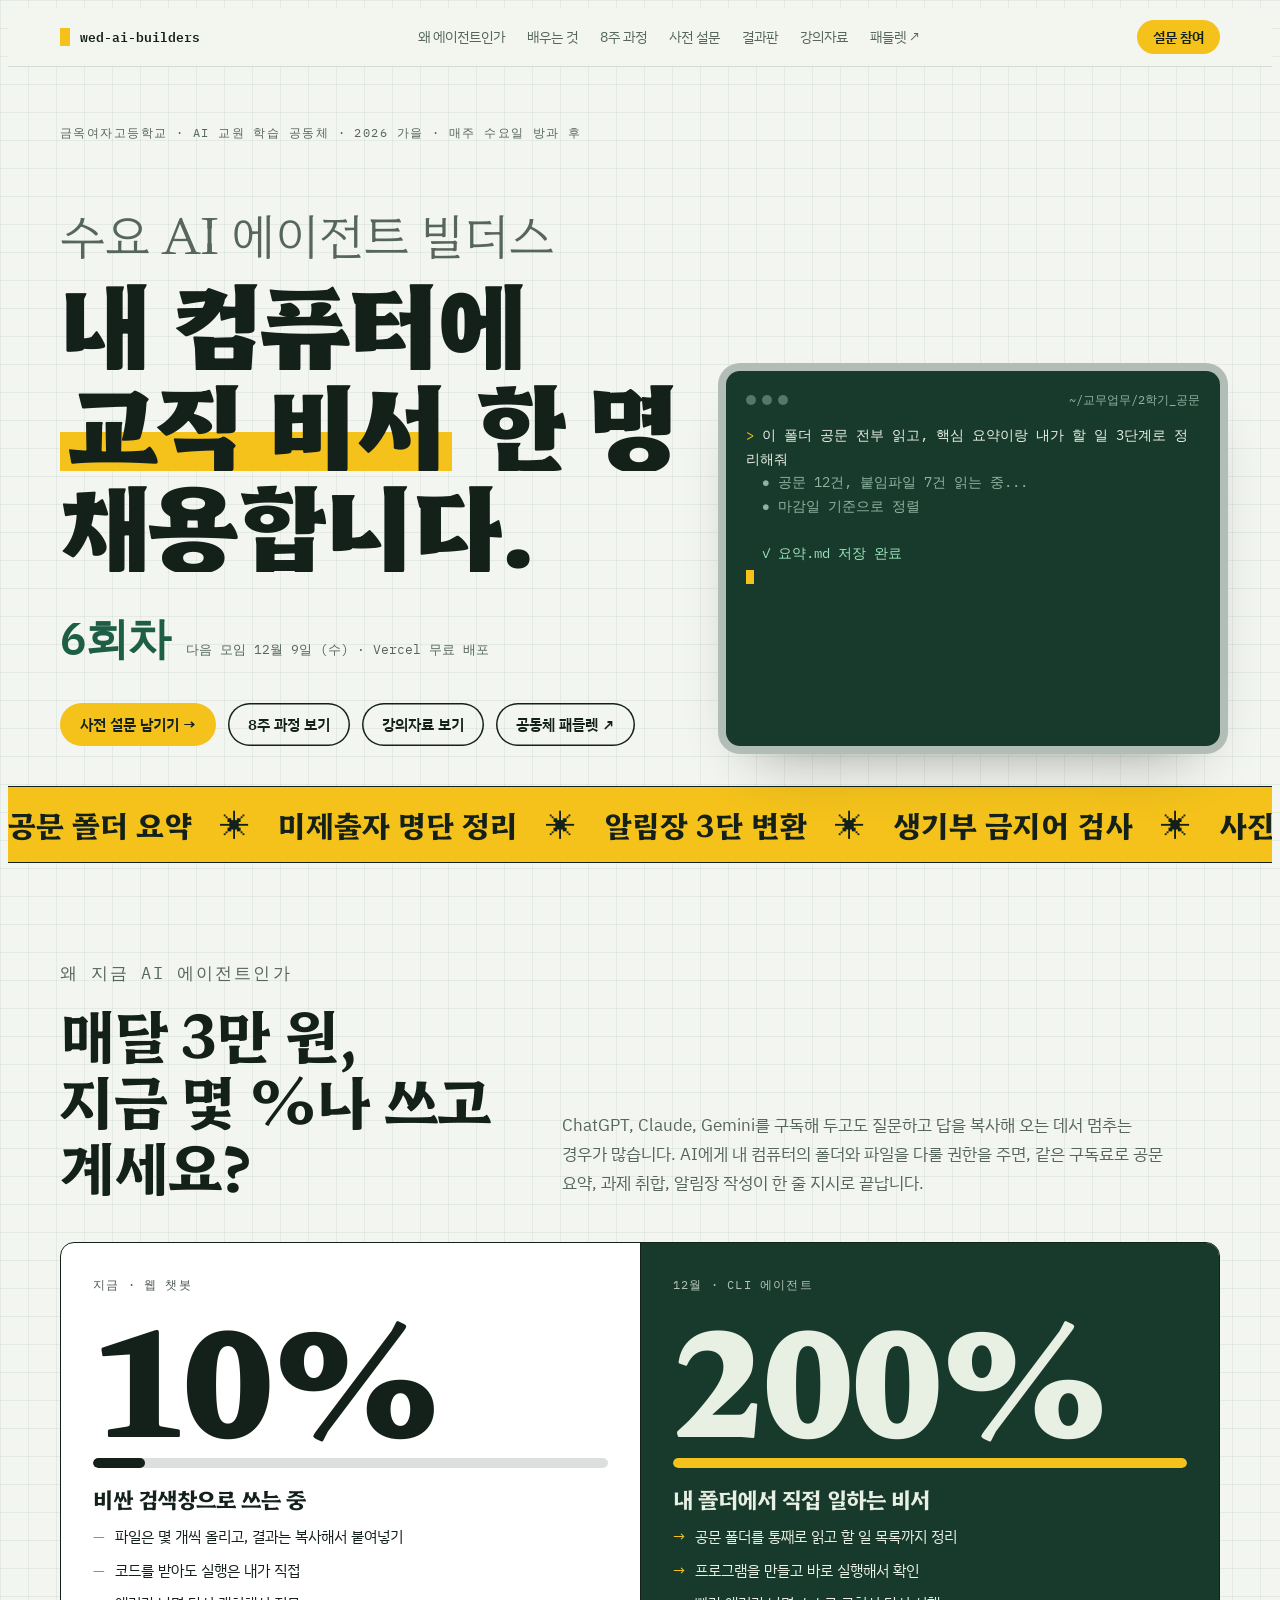
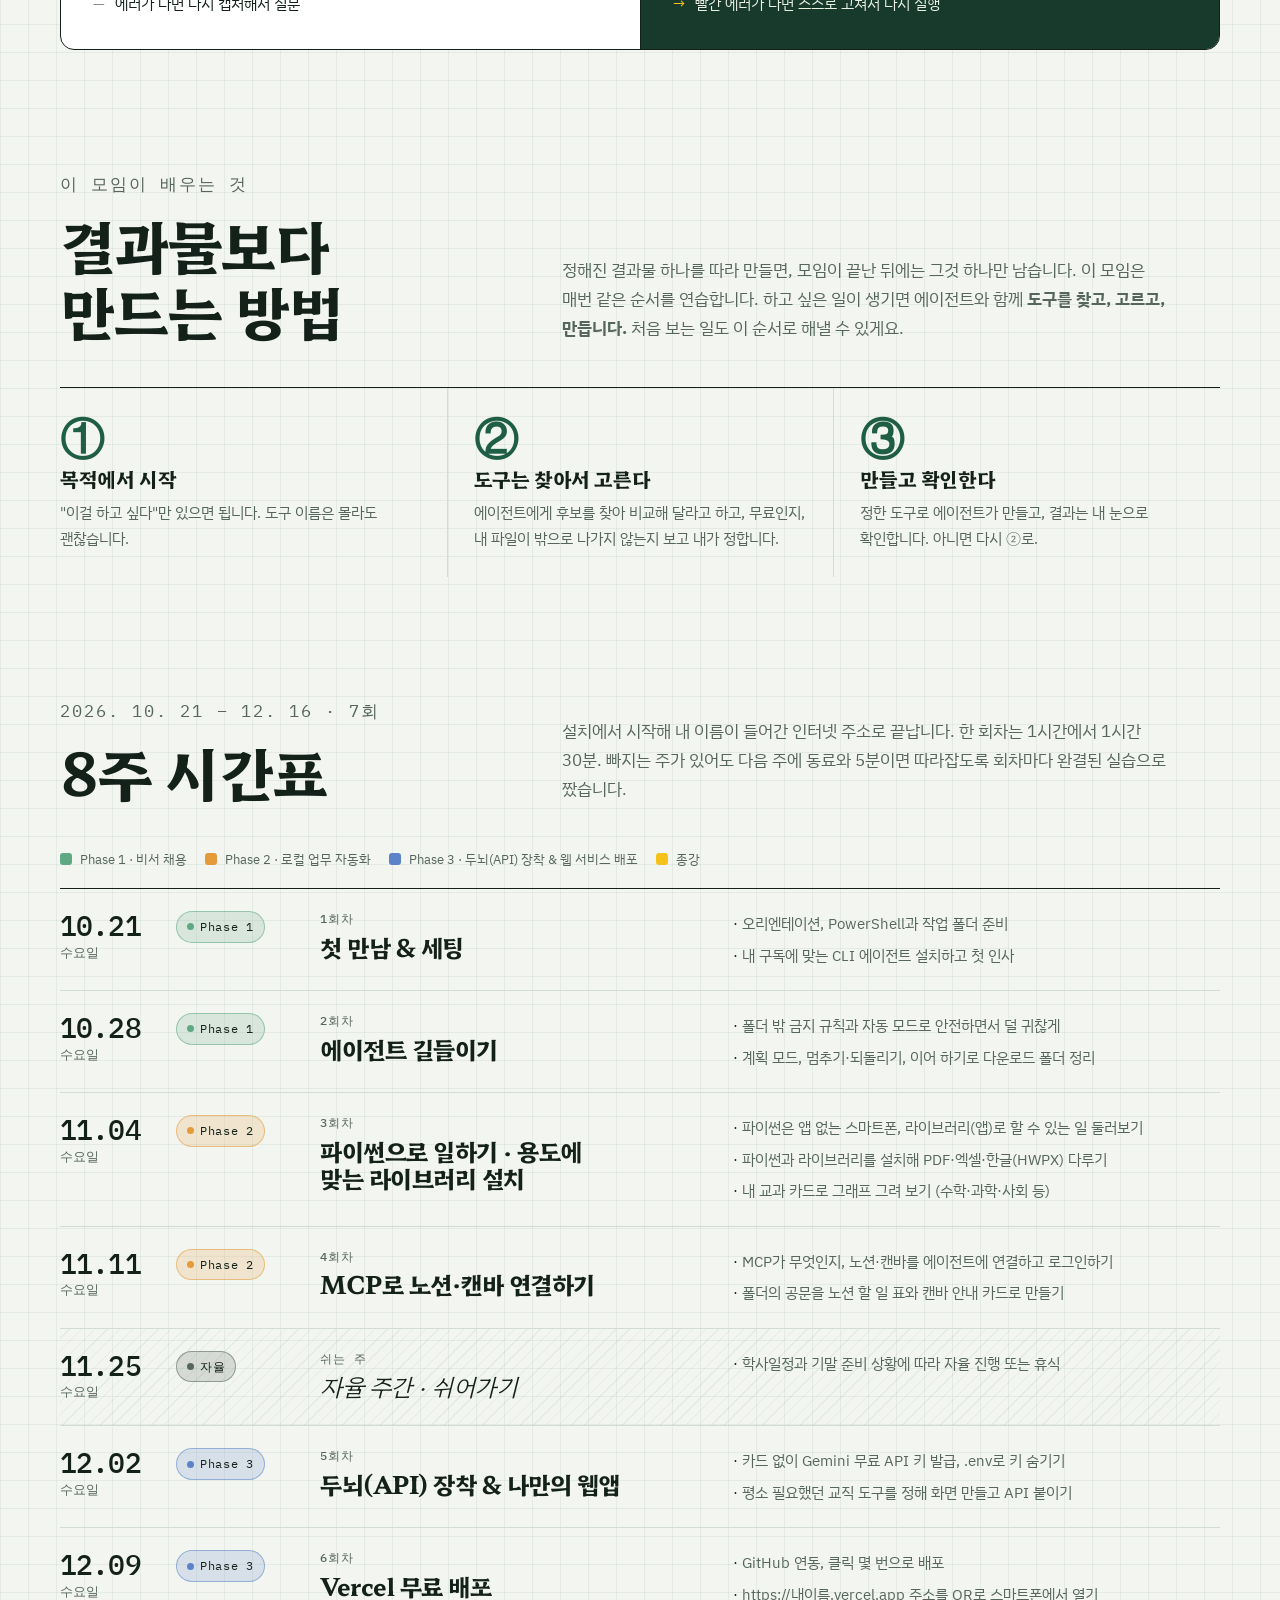
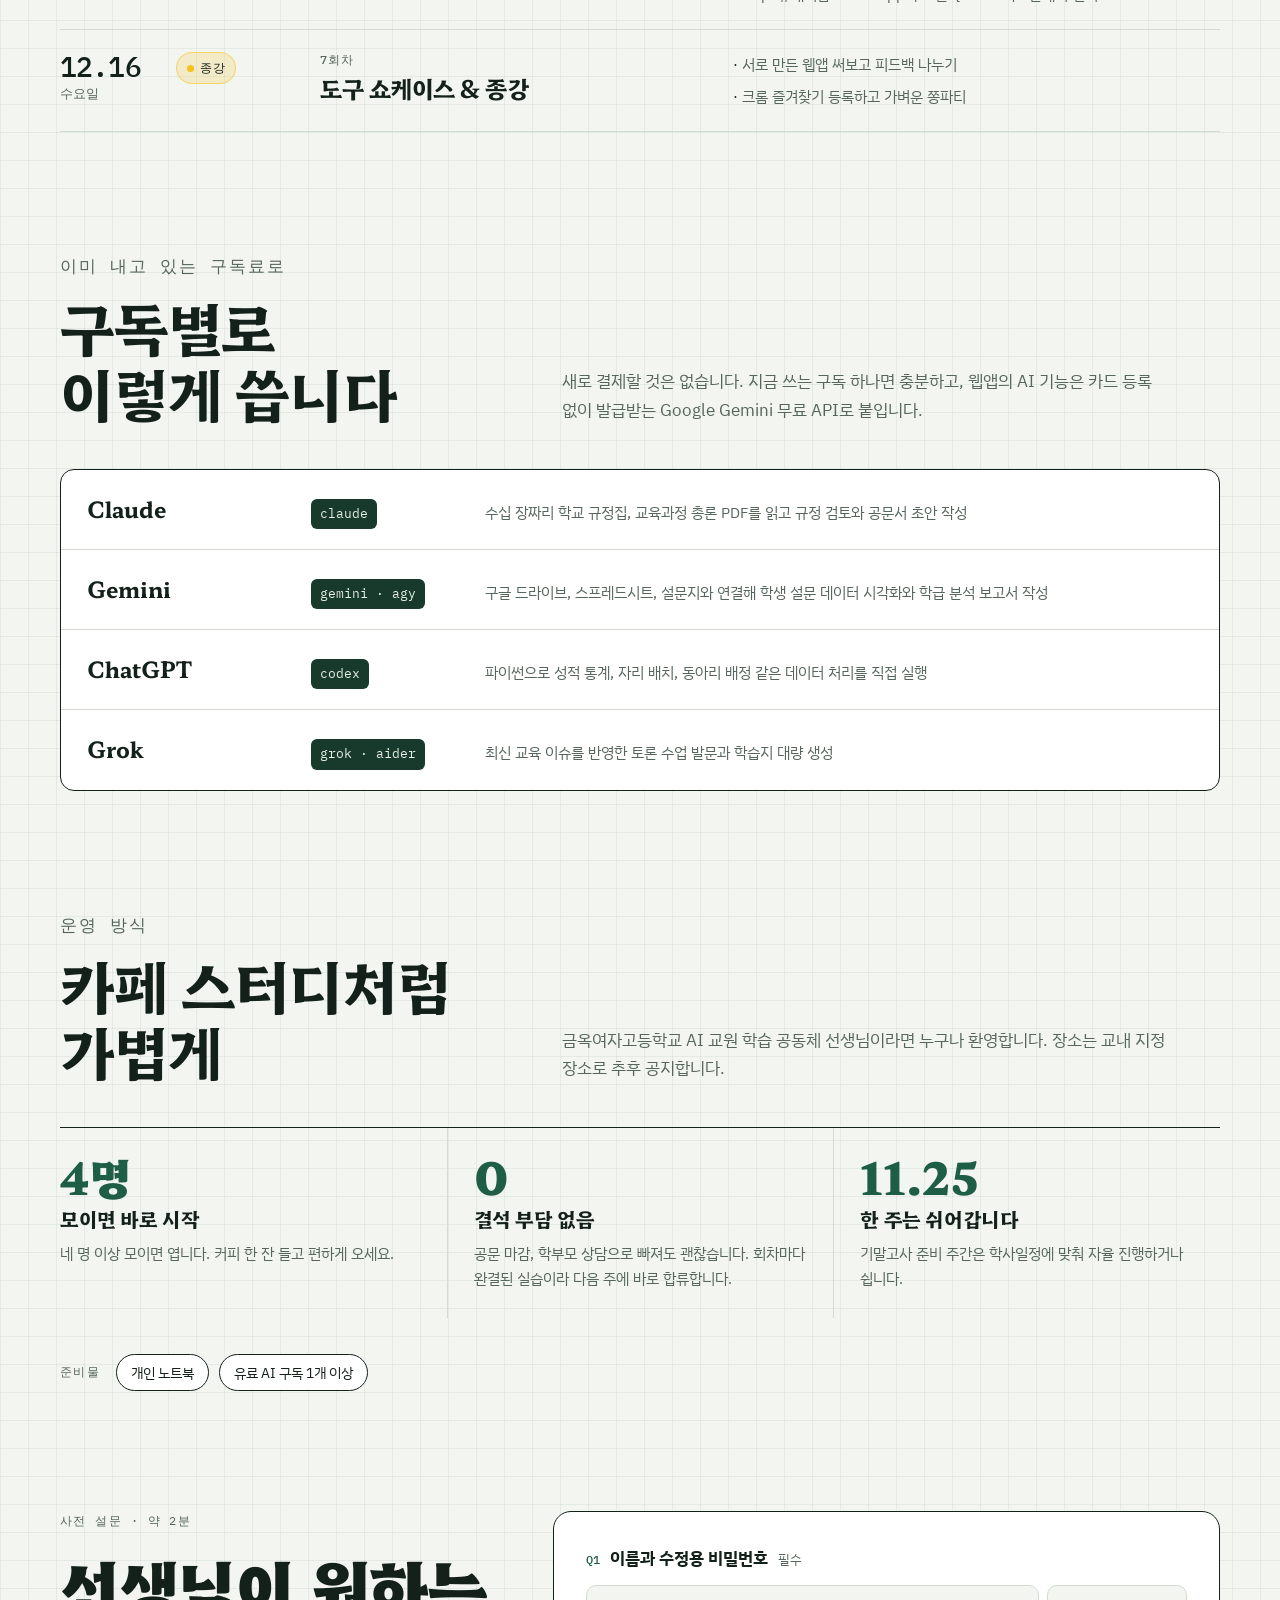
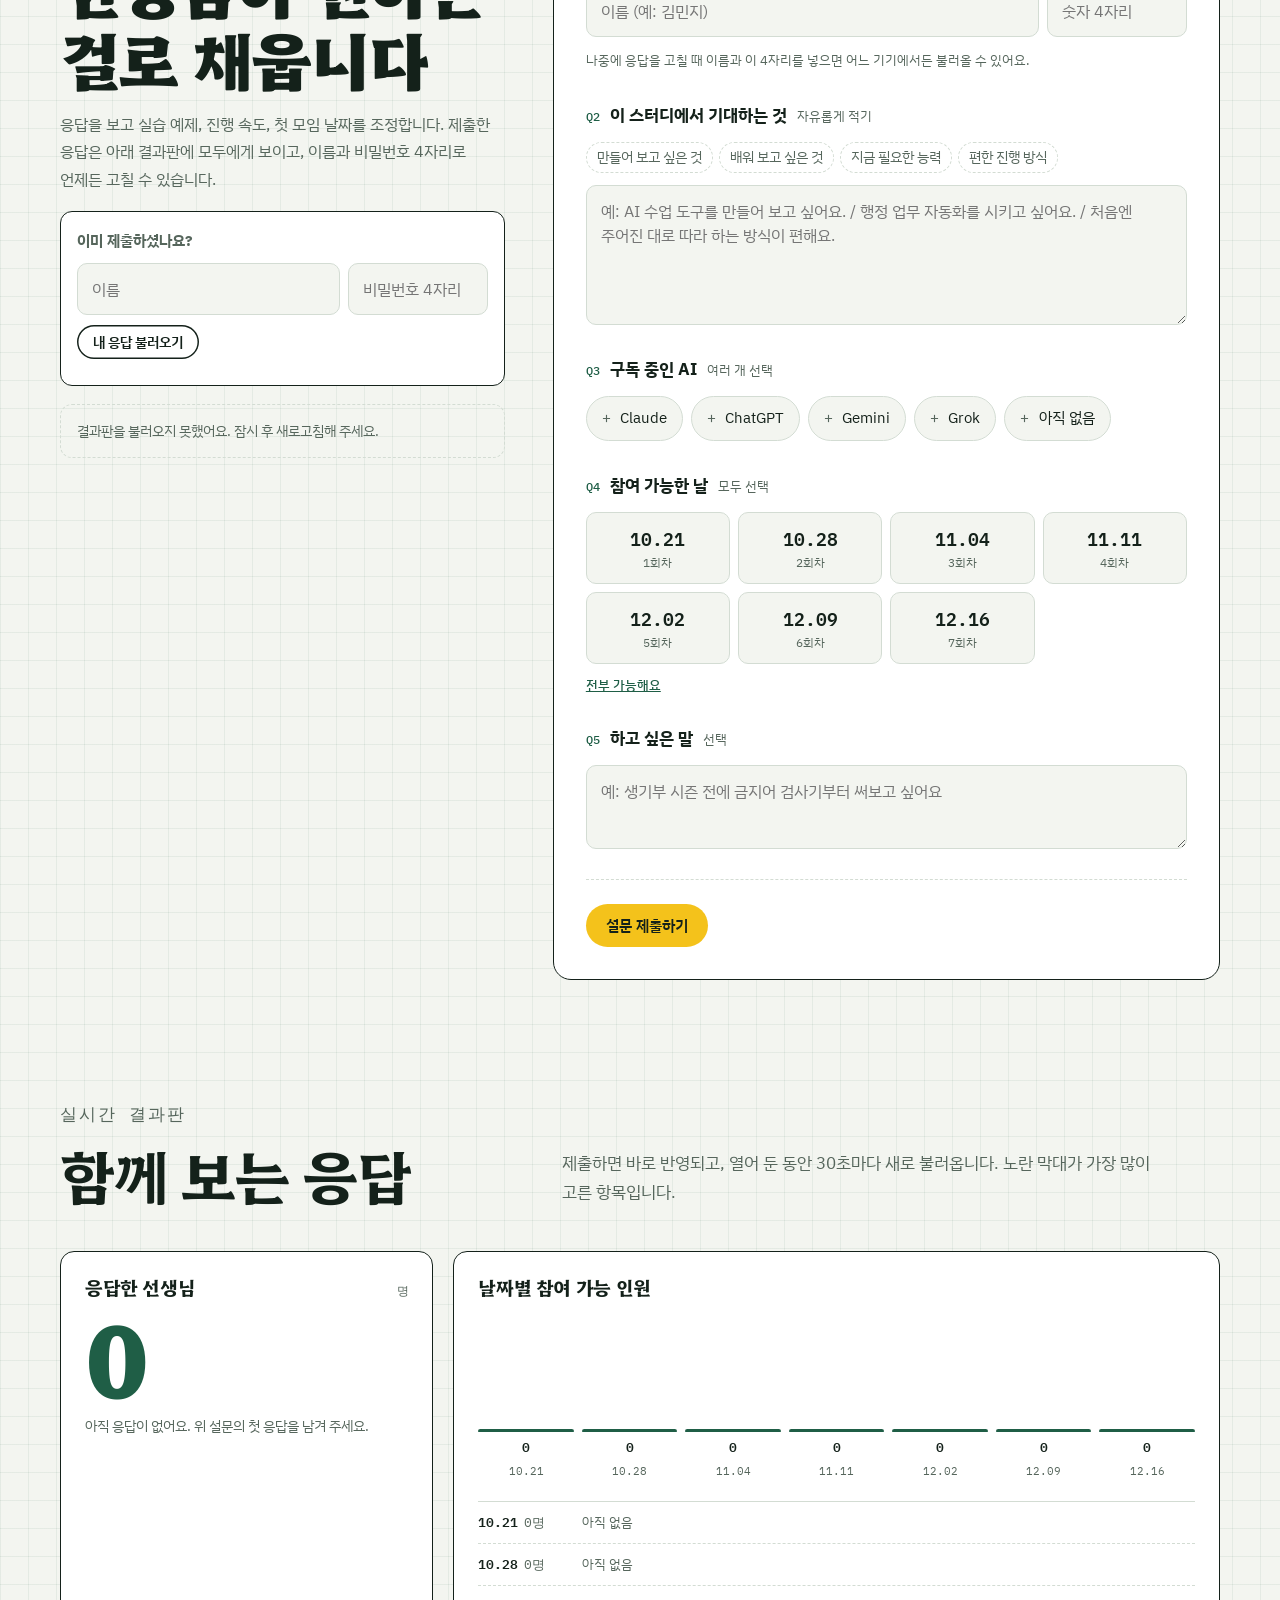
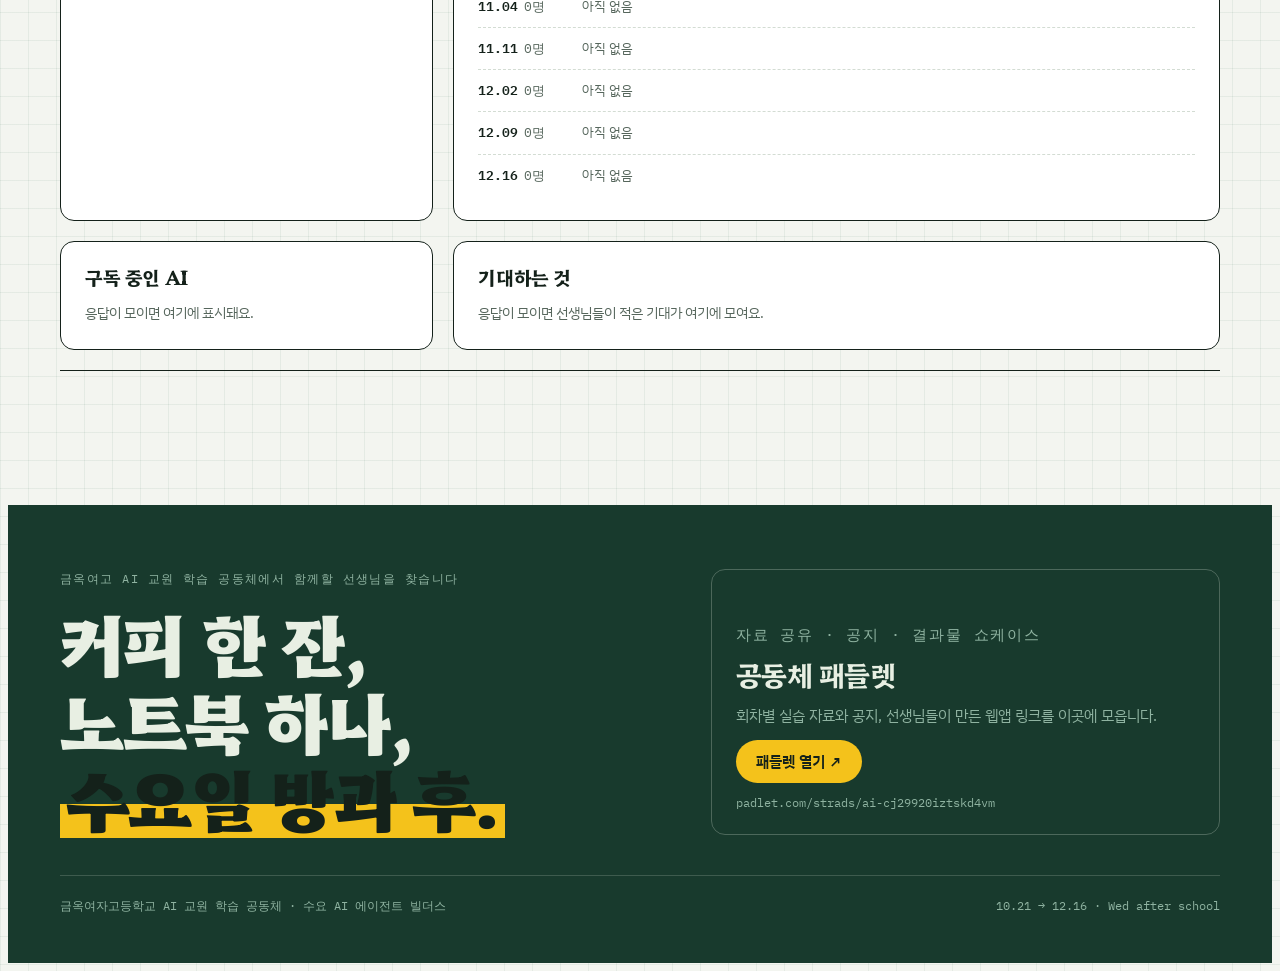
<file: index.html>
<!doctype html>
<html lang="ko">
<head>
<meta charset="utf-8">
<meta name="viewport" content="width=device-width, initial-scale=1, viewport-fit=cover">
<meta name="description" content="금옥여자고등학교 AI 교원 학습 공동체 · 매주 수요일 방과 후 7회. CLI AI 에이전트로 교직 업무 자동화부터 나만의 웹 서비스 배포까지.">
<meta property="og:title" content="수요 AI 에이전트 빌더스 · 금옥여고">
<meta property="og:description" content="내 컴퓨터에 교직 비서 한 명 채용합니다. 10.21 – 12.16 매주 수요일 방과 후, 사전 설문에 참여해 주세요.">
<meta property="og:type" content="website">
<title>수요 AI 에이전트 빌더스</title>
<link rel="preconnect" href="https://fonts.googleapis.com">
<link rel="preconnect" href="https://fonts.gstatic.com" crossorigin>
<link rel="stylesheet" href="https://fonts.googleapis.com/css2?family=Hahmlet:wght@300;500;700;900&family=IBM+Plex+Sans+KR:wght@400;500;700&family=IBM+Plex+Mono:wght@400;500;600&display=swap">
<style>
/* Layout: 교무수첩 그리드 위에 칠판 패널. 큰 명조 헤드라인 + 시간표형 커리큘럼 + 설문/결과판. 강조는 연필 노랑 한 가지. */
:root {
  --paper: #F3F5F0;
  --surface: #FFFFFF;
  --ink: #14211A;
  --muted: #56665C;
  --line: #D3DCD3;
  --grid: rgba(31, 94, 70, .07);
  --accent: #F4C21B;
  --accent-ink: #14211A;
  --green: #1F5E46;
  --board: #183A2D;
  --board-ink: #E8EFE3;
  --board-dim: #8FB3A1;
  --danger: #B3402A;
  --display: "Hahmlet", "Noto Serif KR", "Nanum Myeongjo", serif;
  --body: "IBM Plex Sans KR", "Apple SD Gothic Neo", "Malgun Gothic", system-ui, sans-serif;
  --mono: "IBM Plex Mono", ui-monospace, "Consolas", monospace;
}
@media (prefers-color-scheme: dark) {
  :root:not([data-theme="light"]) {
    --paper: #0E1813; --surface: #15231C; --ink: #E7EDE4; --muted: #9AAB9F; --line: #2A3C33;
    --grid: rgba(143, 179, 161, .06); --green: #7CC6A1; --board: #1A3529; --board-ink: #E8EFE3;
    --board-dim: #8FB3A1; --danger: #F08A70; color-scheme: dark;
  }
}
:root[data-theme="dark"] {
  --paper: #0E1813; --surface: #15231C; --ink: #E7EDE4; --muted: #9AAB9F; --line: #2A3C33;
  --grid: rgba(143, 179, 161, .06); --green: #7CC6A1; --board: #1A3529; --board-ink: #E8EFE3;
  --board-dim: #8FB3A1; --danger: #F08A70; color-scheme: dark;
}

* { box-sizing: border-box; }
html { scroll-behavior: smooth; }
body {
  background: var(--paper);
  background-image: linear-gradient(var(--grid) 1px, transparent 1px), linear-gradient(90deg, var(--grid) 1px, transparent 1px);
  background-size: 28px 28px;
  color: var(--ink);
  font-family: var(--body);
  font-size: 16px;
  line-height: 1.7;
  word-break: keep-all;
  overflow-wrap: break-word;
}
.wrap {
  max-width: 1240px; margin: 0 auto;
  padding-left: max(16px, env(safe-area-inset-left, 0px));
  padding-right: max(16px, env(safe-area-inset-right, 0px));
}
@media (min-width: 720px) { .wrap { padding-left: max(40px, env(safe-area-inset-left, 0px)); padding-right: max(40px, env(safe-area-inset-right, 0px)); } }
h1, h2, h3 { font-family: var(--display); text-wrap: balance; margin: 0; line-height: 1.12; letter-spacing: -0.02em; }
p { margin: 0; }
a { color: inherit; }
:focus-visible { outline: 3px solid var(--accent); outline-offset: 2px; border-radius: 4px; }
.eyebrow { font-family: var(--mono); font-size: 12px; letter-spacing: .12em; text-transform: uppercase; color: var(--muted); }
.mark { background: linear-gradient(transparent 58%, var(--accent) 58%, var(--accent) 92%, transparent 92%); padding: 0 .08em; color: inherit; }

/* nav */
body::before { content: ""; position: fixed; inset: 0 0 auto; height: env(safe-area-inset-top, 0px); z-index: 10; background: var(--paper); }
.nav { position: sticky; top: env(safe-area-inset-top, 0px); z-index: 9; background: color-mix(in srgb, var(--paper) 88%, transparent); backdrop-filter: blur(10px); border-bottom: 1px solid var(--line); }
.nav .wrap { display: flex; align-items: center; justify-content: space-between; gap: 16px; padding-block: 12px; }
.brand { font-family: var(--mono); font-size: 13px; font-weight: 600; display: flex; align-items: center; gap: 10px; }
.brand i { width: 10px; height: 18px; background: var(--accent); display: inline-block; animation: blink 1.1s steps(1) infinite; }
.nav ul { list-style: none; display: flex; gap: 22px; margin: 0; padding: 0; font-size: 14px; }
.nav ul a { text-decoration: none; color: var(--muted); }
.nav ul a:hover { color: var(--ink); }
.btn { display: inline-flex; align-items: center; gap: 8px; font: 600 15px/1 var(--body); border: 0; cursor: pointer; text-decoration: none;
  background: var(--accent); color: var(--accent-ink); padding: 14px 20px; border-radius: 999px; transition: transform .2s ease, box-shadow .2s ease; }
.btn:hover { transform: translateY(-2px); box-shadow: 0 6px 0 var(--ink); }
.btn.small { padding: 10px 16px; font-size: 14px; }
.btn.ghost { background: transparent; color: var(--ink); box-shadow: inset 0 0 0 1.5px var(--ink); }
.btn.ghost:hover { box-shadow: inset 0 0 0 1.5px var(--ink), 0 6px 0 var(--ink); }
@media (max-width: 760px) { .nav ul { display: none; } }
footer .padlet { display: grid; gap: 12px; justify-items: start; align-content: end; border: 1.5px solid color-mix(in srgb, var(--board-ink) 25%, transparent); border-radius: 14px; padding: 24px; min-width: 0; }
footer .padlet h3 { font-size: 28px; font-weight: 700; }
footer .padlet p { color: var(--board-dim); font-size: 15px; }
footer .padlet code { font: 12px var(--mono); color: var(--board-dim); word-break: break-all; }

/* hero */
.hero { padding-block: 56px 40px; display: grid; grid-template-columns: minmax(0, 1.25fr) minmax(0, 1fr); gap: 48px; align-items: end; }
.hero h1 { font-size: clamp(44px, 7.6vw, 112px); font-weight: 900; line-height: 1.04; }
.hero h1 .thin { font-weight: 300; display: block; font-size: .5em; letter-spacing: -0.01em; margin-bottom: .2em; color: var(--muted); }
.hero h1 .line { display: block; overflow: hidden; }
.hero h1 .line > span { display: inline-block; animation: rise .9s cubic-bezier(.2,.8,.2,1) both; }
.hero h1 .line:nth-child(3) > span { animation-delay: .08s; }
.hero h1 .line:nth-child(4) > span { animation-delay: .16s; }
.hero-meta { margin-top: 28px; display: flex; flex-wrap: wrap; gap: 12px 28px; align-items: center; }
.hero-meta p { max-width: 34em; color: var(--muted); font-size: 17px; }
.dday { display: flex; gap: 16px; align-items: baseline; font-family: var(--mono); margin-top: 28px; flex-wrap: wrap; }
.dday b { font-size: 44px; font-weight: 600; color: var(--green); letter-spacing: -0.03em; font-variant-numeric: tabular-nums; }
.dday span { color: var(--muted); font-size: 13px; }
.cta-row { display: flex; gap: 12px; flex-wrap: wrap; margin-top: 28px; }

.board { background: var(--board); color: var(--board-ink); border-radius: 14px; padding: 18px 20px 22px; font-family: var(--mono); font-size: 13.5px; line-height: 1.75;
  box-shadow: 0 0 0 8px color-mix(in srgb, var(--board) 30%, var(--paper)), 0 30px 60px -30px rgba(0,0,0,.45); min-width: 0; }
.board .bar { display: flex; gap: 6px; align-items: center; margin-bottom: 14px; color: var(--board-dim); font-size: 12px; }
.board .bar i { width: 10px; height: 10px; border-radius: 50%; background: var(--board-dim); opacity: .5; }
.board .bar span { margin-left: auto; }
.term { min-height: 300px; white-space: pre-wrap; word-break: break-all; }
.term .p { color: var(--accent); }
.term .d { color: var(--board-dim); }
.term .ok { color: #9BE0B8; }
.caret { display: inline-block; width: .6em; height: 1.1em; vertical-align: -0.2em; background: var(--accent); animation: blink 1s steps(1) infinite; }
@media (max-width: 900px) { .hero { grid-template-columns: minmax(0, 1fr); padding-block: 36px 24px; gap: 32px; } .term { min-height: 260px; } }

/* marquee */
.marquee { border-block: 1.5px solid var(--ink); overflow: hidden; background: var(--accent); color: var(--accent-ink); }
.marquee .track { display: flex; width: max-content; animation: slide 38s linear infinite; }
.marquee .track span { font-family: var(--display); font-weight: 700; font-size: clamp(20px, 2.6vw, 30px); padding: 12px 0; white-space: nowrap; }
.marquee .track span::after { content: "✳"; padding: 0 28px; font-weight: 300; }

section.block { padding-block: 96px 24px; }
@media (max-width: 720px) { section.block { padding-block: 64px 12px; } }
.head { display: grid; grid-template-columns: minmax(0, 1fr) minmax(0, 1.4fr); gap: 32px; align-items: end; margin-bottom: 44px; }
.head h2 { font-size: clamp(32px, 4.6vw, 60px); font-weight: 700; }
.head p { color: var(--muted); max-width: 36em; font-size: 17px; }
@media (max-width: 820px) { .head { grid-template-columns: minmax(0, 1fr); gap: 16px; } }

/* why */
.meter { display: grid; grid-template-columns: minmax(0, 1fr) minmax(0, 1fr); gap: 0; border: 1.5px solid var(--ink); border-radius: 14px; overflow: hidden; background: var(--surface); }
.meter > div { padding: 32px; min-width: 0; }
.meter > div + div { border-left: 1.5px solid var(--ink); background: var(--board); color: var(--board-ink); }
.meter .num { font-family: var(--display); font-weight: 900; font-size: clamp(64px, 11vw, 150px); line-height: .9; letter-spacing: -0.04em; font-variant-numeric: tabular-nums; }
.meter .label { font-family: var(--mono); font-size: 12px; letter-spacing: .1em; text-transform: uppercase; opacity: .75; margin-bottom: 18px; }
.meter h3 { font-size: 22px; margin: 18px 0 14px; font-weight: 700; }
.meter ul { margin: 0; padding: 0; list-style: none; display: grid; gap: 8px; }
.meter li { display: flex; gap: 10px; font-size: 15px; }
.meter li::before { content: "—"; opacity: .5; }
.meter > div + div li::before { content: "→"; color: var(--accent); opacity: 1; }
.gauge { height: 10px; border-radius: 99px; background: color-mix(in srgb, currentColor 14%, transparent); margin-top: 18px; overflow: hidden; }
.gauge i { display: block; height: 100%; background: currentColor; border-radius: inherit; }
.meter > div + div .gauge i { background: var(--accent); }
@media (max-width: 720px) { .meter { grid-template-columns: minmax(0, 1fr); } .meter > div + div { border-left: 0; border-top: 1.5px solid var(--ink); } .meter > div { padding: 24px; } }

/* timetable */
.phases { display: flex; flex-wrap: wrap; gap: 8px 18px; margin-bottom: 18px; font-size: 13px; color: var(--muted); }
.phases span { display: inline-flex; align-items: center; gap: 8px; }
.phases i { width: 12px; height: 12px; border-radius: 3px; display: inline-block; }
.ph1 { --ph: #5FA884; } .ph2 { --ph: #E39B3B; } .ph3 { --ph: #5A83C9; } .ph4 { --ph: #C35F7C; } .ph5 { --ph: var(--accent); }
.phases i { background: var(--ph); }
.tt { border-top: 1.5px solid var(--ink); }
.row { display: grid; grid-template-columns: 92px 120px minmax(0, 1fr) minmax(0, 1.25fr); gap: 24px; padding-block: 22px; border-bottom: 1px solid var(--line); align-items: start; transition: background .25s ease; }
.row:hover { background: color-mix(in srgb, var(--ph) 9%, transparent); }
.row .date { font-family: var(--mono); font-size: 13px; color: var(--muted); }
.row .date b { display: block; font-size: 28px; color: var(--ink); font-weight: 500; letter-spacing: -0.03em; line-height: 1.1; font-variant-numeric: tabular-nums; }
.row .tag { font-family: var(--mono); font-size: 11.5px; letter-spacing: .06em; display: inline-flex; align-items: center; gap: 6px; padding: 5px 10px; border-radius: 99px;
  background: color-mix(in srgb, var(--ph) 18%, transparent); border: 1px solid color-mix(in srgb, var(--ph) 55%, transparent); white-space: nowrap; }
.row .tag::before { content: ""; width: 7px; height: 7px; border-radius: 50%; background: var(--ph); }
.row h3 { font-size: 24px; font-weight: 700; }
.row h3 small { display: block; font: 500 12px/1.4 var(--mono); color: var(--muted); letter-spacing: .08em; margin-bottom: 6px; }
.row ul { margin: 0; padding: 0; list-style: none; display: grid; gap: 6px; color: var(--muted); font-size: 15px; }
.row ul li::before { content: "· "; color: var(--ink); }
.row ul li.lesson-link::before { content: none; }
.row ul li.lesson-link a { display: inline-block; margin-top: 4px; font-weight: 600; font-size: 14px; color: var(--accent-ink); background: var(--accent); padding: 5px 12px; border-radius: 99px; text-decoration: none; }
.row ul li.lesson-link a:hover { box-shadow: 0 3px 0 var(--ink); }
.row.rest { background: repeating-linear-gradient(-45deg, transparent 0 8px, var(--grid) 8px 9px); }
.row.rest h3 { font-weight: 300; font-style: italic; }
@media (max-width: 860px) {
  .row { grid-template-columns: 76px minmax(0, 1fr); gap: 8px 16px; }
  .row .tagcell { grid-column: 2; grid-row: 1; }
  .row .date { grid-row: 1 / span 3; }
  .row h3, .row ul { grid-column: 2; }
}

/* projects */
.projects { display: grid; grid-template-columns: repeat(2, minmax(0, 1fr)); gap: 20px; }
.proj { background: var(--surface); border: 1.5px solid var(--ink); border-radius: 14px; padding: 26px; display: grid; gap: 16px; grid-template-rows: auto auto 1fr; transition: transform .25s ease, box-shadow .25s ease; min-width: 0; }
.proj:hover { transform: translate(-3px, -3px); box-shadow: 6px 6px 0 var(--ink); }
.proj .kind { font-family: var(--mono); font-size: 12px; color: var(--muted); letter-spacing: .08em; display: flex; justify-content: space-between; gap: 12px; }
.proj h3 { font-size: 26px; font-weight: 700; }
.io { display: grid; grid-template-columns: minmax(0, 1fr); gap: 8px; font-size: 14px; align-self: end; }
.io .in { font-family: var(--mono); font-size: 13px; background: var(--paper); border: 1px dashed var(--line); border-radius: 8px; padding: 10px 12px; color: var(--muted); }
.io .arrow { font-family: var(--mono); font-size: 12px; color: var(--green); }
.io .out { display: flex; flex-wrap: wrap; gap: 6px; }
.io .out span { padding: 6px 10px; border-radius: 6px; background: color-mix(in srgb, var(--accent) 28%, transparent); font-size: 13px; }
@media (max-width: 760px) { .projects { grid-template-columns: minmax(0, 1fr); } }

/* subscriptions table */
.subs { border: 1.5px solid var(--ink); border-radius: 14px; overflow: hidden; background: var(--surface); }
.sub { display: grid; grid-template-columns: 200px 150px minmax(0, 1fr); gap: 24px; padding: 20px 26px; align-items: baseline; }
.sub + .sub { border-top: 1px solid var(--line); }
.sub b { font-family: var(--display); font-size: 22px; font-weight: 700; }
.sub code { font-family: var(--mono); font-size: 13px; background: var(--board); color: var(--board-ink); padding: 4px 9px; border-radius: 6px; justify-self: start; }
.sub p { color: var(--muted); font-size: 15px; }
@media (max-width: 760px) { .sub { grid-template-columns: minmax(0, 1fr); gap: 6px; padding: 18px; } }

/* rules */
.rules { display: grid; grid-template-columns: repeat(3, minmax(0, 1fr)); gap: 0; border-top: 1.5px solid var(--ink); }
.rule { padding: 26px 26px 26px 0; display: grid; gap: 10px; align-content: start; min-width: 0; }
.rule + .rule { padding-left: 26px; border-left: 1px solid var(--line); }
.rule .big { font-family: var(--display); font-size: 44px; font-weight: 900; color: var(--green); line-height: 1; }
.rule h3 { font-size: 20px; font-weight: 700; }
.rule p { color: var(--muted); font-size: 15px; }
@media (max-width: 760px) { .rules { grid-template-columns: minmax(0, 1fr); } .rule, .rule + .rule { padding: 22px 0; border-left: 0; } .rule + .rule { border-top: 1px solid var(--line); } }
.kit { margin-top: 36px; display: flex; flex-wrap: wrap; gap: 10px; align-items: center; }
.kit .eyebrow { margin-right: 6px; }
.kit span:not(.eyebrow) { border: 1.5px solid var(--ink); border-radius: 99px; padding: 6px 14px; font-size: 14px; background: var(--surface); }

/* survey */
.survey { display: grid; grid-template-columns: minmax(0, 1fr) minmax(0, 1.5fr); gap: 48px; align-items: start; }
.survey aside { position: sticky; top: calc(env(safe-area-inset-top, 0px) + 80px); display: grid; gap: 18px; }
.survey aside h2 { font-size: clamp(36px, 5vw, 64px); font-weight: 900; }
.survey aside p { color: var(--muted); }
.who { display: flex; align-items: center; gap: 10px; font-size: 14px; color: var(--muted); }
.who img { width: 28px; height: 28px; border-radius: 50%; }
form.card { background: var(--surface); border: 1.5px solid var(--ink); border-radius: 18px; padding: 32px; display: grid; gap: 30px; min-width: 0; }
fieldset { border: 0; margin: 0; padding: 0; display: grid; gap: 12px; min-width: 0; }
legend { padding: 0; font-weight: 700; font-size: 17px; margin-bottom: 12px; display: flex; gap: 10px; align-items: baseline; flex-wrap: wrap; }
legend .q { font-family: var(--mono); font-size: 12px; color: var(--green); font-weight: 500; }
legend em { font-style: normal; font-weight: 400; font-size: 13px; color: var(--muted); }
.pinrow { display: grid; grid-template-columns: minmax(0, 1fr) 140px; gap: 8px; }
.fieldnote { font-size: 13px; color: var(--muted); }
.editbox { border: 1.5px solid var(--ink); border-radius: 12px; padding: 16px; display: grid; gap: 10px; background: var(--surface); justify-items: start; }
.editbox .pinrow { width: 100%; }
.editbox-t { font-weight: 700; font-size: 15px; }
@media (max-width: 420px) { .pinrow { grid-template-columns: minmax(0, 1fr); } }
input[type="text"], input[type="password"], textarea {
  width: 100%; font: 400 16px/1.5 var(--body); color: var(--ink); background: var(--paper); border: 1.5px solid var(--line); border-radius: 10px; padding: 13px 14px; transition: border-color .2s; }
input[type="text"]:focus, input[type="password"]:focus, textarea:focus { outline: none; border-color: var(--ink); }
textarea { min-height: 84px; resize: vertical; }
.chips { display: flex; flex-wrap: wrap; gap: 8px; }
.chip { position: relative; }
.chip input { position: absolute; opacity: 0; inset: 0; margin: 0; cursor: pointer; }
.chip span { display: inline-flex; align-items: center; gap: 8px; padding: 9px 15px; border: 1.5px solid var(--line); border-radius: 99px; font-size: 14.5px; cursor: pointer; transition: all .15s ease; background: var(--paper); user-select: none; }
.chip span::before { content: "+"; font-family: var(--mono); color: var(--muted); width: .7em; }
.chip input:checked + span { background: var(--accent); border-color: var(--ink); color: var(--accent-ink); }
.chip input:checked + span::before { content: "✓"; color: var(--accent-ink); }
.chip input[type="radio"] + span::before { content: "○"; }
.chip input[type="radio"]:checked + span::before { content: "●"; }
.chip input:focus-visible + span { outline: 3px solid var(--green); outline-offset: 2px; }
.chip span:hover { border-color: var(--ink); }
.cal { display: grid; grid-template-columns: repeat(4, minmax(0, 1fr)); gap: 8px; }
.cal .chip span { width: 100%; justify-content: center; flex-direction: column; gap: 0; border-radius: 10px; padding: 10px 6px; }
.cal .chip span::before { display: none; }
.cal .chip b { font-family: var(--mono); font-size: 18px; font-weight: 600; font-variant-numeric: tabular-nums; }
.cal .chip small { font-size: 11.5px; color: var(--muted); }
.cal .chip input:checked + span small { color: var(--accent-ink); }
@media (max-width: 520px) { .cal { grid-template-columns: repeat(2, minmax(0, 1fr)); } form.card { padding: 22px 18px; } }
.hint { font-size: 13.5px; color: var(--muted); display: flex; flex-wrap: wrap; gap: 6px; }
.hint span { border: 1px dashed var(--line); border-radius: 99px; padding: 3px 10px; }
.quotes { display: grid; gap: 10px; max-height: 360px; overflow: auto; }
.quotes blockquote { margin: 0; padding: 10px 14px; border-left: 3px solid var(--accent); background: var(--paper); border-radius: 0 8px 8px 0; font-size: 14.5px; white-space: pre-line; }
.quotes blockquote cite { display: block; font: 400 12px var(--mono); font-style: normal; color: var(--muted); margin-top: 4px; }
.linkbtn { background: none; border: 0; padding: 0; font: 500 13px var(--body); color: var(--green); text-decoration: underline; cursor: pointer; justify-self: start; }
.submit-row { display: flex; align-items: center; gap: 16px; flex-wrap: wrap; border-top: 1px dashed var(--line); padding-top: 24px; }
.status { font-size: 14px; color: var(--muted); }
.status.err { color: var(--danger); }
.status.ok { color: var(--green); font-weight: 500; }
.notice { font-size: 14px; border: 1.5px dashed var(--line); border-radius: 12px; padding: 14px 16px; color: var(--muted); }
@media (max-width: 900px) { .survey { grid-template-columns: minmax(0, 1fr); gap: 28px; } .survey aside { position: static; } }

/* results */
.stats { display: grid; grid-template-columns: repeat(3, minmax(0, 1fr)); gap: 20px; }
.panel { background: var(--surface); border: 1.5px solid var(--ink); border-radius: 14px; padding: 24px; min-width: 0; display: grid; gap: 14px; align-content: start; }
.panel.wide { grid-column: span 2; }
.panel h3 { font-size: 19px; font-weight: 700; display: flex; justify-content: space-between; align-items: baseline; gap: 10px; }
.panel h3 span { font: 400 12px var(--mono); color: var(--muted); }
.total { font-family: var(--display); font-weight: 900; font-size: 96px; line-height: .9; color: var(--green); font-variant-numeric: tabular-nums; }
.bars { display: grid; gap: 9px; }
.bar { display: grid; grid-template-columns: minmax(70px, 140px) minmax(0, 1fr) 28px; gap: 10px; align-items: center; font-size: 14px; }
.bar .lbl { overflow: hidden; text-overflow: ellipsis; white-space: nowrap; }
.bar .trk { height: 12px; background: var(--paper); border-radius: 99px; overflow: hidden; border: 1px solid var(--line); }
.bar .trk i { display: block; height: 100%; background: var(--green); border-radius: inherit; transition: width .6s cubic-bezier(.2,.8,.2,1); }
.bar.top .trk i { background: var(--accent); }
.bar .n { font-family: var(--mono); text-align: right; font-variant-numeric: tabular-nums; }
.datebars { display: grid; grid-template-columns: repeat(7, minmax(0, 1fr)); gap: 8px; align-items: end; height: 170px; padding-top: 10px; }
.db { display: grid; grid-template-rows: 1fr auto auto; height: 100%; gap: 4px; text-align: center; min-width: 0; }
.db .col { align-self: end; background: var(--green); border-radius: 6px 6px 2px 2px; min-height: 3px; transition: height .6s cubic-bezier(.2,.8,.2,1); }
.db.best .col { background: var(--accent); box-shadow: inset 0 0 0 1.5px var(--ink); }
.roster { display: grid; border-top: 1px solid var(--line); margin-top: 6px; }
.roster .rr { display: grid; grid-template-columns: 92px minmax(0, 1fr); gap: 12px; padding-block: 9px; border-bottom: 1px dashed var(--line); align-items: baseline; }
.roster .rr:last-child { border-bottom: 0; }
.roster .rd { font-family: var(--mono); font-size: 13px; font-variant-numeric: tabular-nums; }
.roster .rd b { font-weight: 600; }
.roster .rd span { color: var(--muted); margin-left: 6px; }
.roster .rr.best .rd b { background: var(--accent); color: var(--accent-ink); padding: 1px 5px; border-radius: 4px; }
.roster .names { display: flex; flex-wrap: wrap; gap: 5px; font-size: 13.5px; }
.roster .names span { padding: 2px 9px; border-radius: 99px; background: var(--paper); border: 1px solid var(--line); }
.roster .names em { font-style: normal; color: var(--muted); font-size: 13px; }
.db .v { font-family: var(--mono); font-size: 13px; font-weight: 600; font-variant-numeric: tabular-nums; }
.db small { font-family: var(--mono); font-size: 11px; color: var(--muted); }
.empty { color: var(--muted); font-size: 14px; }
@media (max-width: 900px) { .stats { grid-template-columns: minmax(0, 1fr); } .panel.wide { grid-column: auto; } }

.people { margin-top: 20px; border-top: 1.5px solid var(--ink); }
.person { display: grid; grid-template-columns: 160px minmax(0, 1fr) 220px; gap: 20px; padding-block: 18px; border-bottom: 1px solid var(--line); align-items: start; }
.person .nm { font-family: var(--display); font-size: 22px; font-weight: 700; line-height: 1.2; }
.person .nm small { display: block; font: 400 12px var(--mono); color: var(--muted); margin-top: 4px; }
.person .tags { display: flex; flex-wrap: wrap; gap: 6px; }
.person .tags span { font-size: 12.5px; padding: 3px 9px; border-radius: 6px; background: var(--paper); border: 1px solid var(--line); }
.person .tags span.ai { background: var(--board); color: var(--board-ink); border-color: var(--board); font-family: var(--mono); }
.person .memo { font-size: 14px; color: var(--muted); margin-top: 8px; }
.dots { display: grid; grid-template-columns: repeat(7, 1fr); gap: 4px; }
.dots i { aspect-ratio: 1; border-radius: 4px; border: 1px solid var(--line); background: var(--paper); font: 500 9px/1 var(--mono); display: grid; place-items: center; color: var(--muted); font-style: normal; max-width: 100%; }
.dots i.on { background: var(--green); border-color: var(--green); color: var(--paper); }
.del { margin-top: 8px; }
.del button { background: none; border: 1px solid var(--line); border-radius: 6px; font: 12px var(--body); color: var(--muted); padding: 4px 10px; cursor: pointer; }
.del button.arm { border-color: var(--danger); color: var(--danger); }
@media (max-width: 860px) { .person { grid-template-columns: minmax(0, 1fr); gap: 10px; } .dots { max-width: 260px; } }

/* footer */
footer { margin-top: 110px; background: var(--board); color: var(--board-ink); }
footer .wrap { padding-block: 64px 48px; display: grid; grid-template-columns: minmax(0, 1.2fr) minmax(0, 1fr); gap: 40px; }
footer h2 { font-size: clamp(34px, 5.4vw, 72px); font-weight: 900; }
footer h2 .mark { color: var(--accent-ink); }
footer pre { margin: 0; font: 13px/1.7 var(--mono); white-space: pre-wrap; background: color-mix(in srgb, var(--board-ink) 7%, transparent); border-radius: 12px; padding: 18px; max-height: 280px; overflow: auto; color: var(--board-ink); }
footer .row2 { display: flex; gap: 12px; align-items: center; flex-wrap: wrap; margin-top: 12px; font-size: 14px; color: var(--board-dim); }
footer .fine { grid-column: 1 / -1; border-top: 1px solid color-mix(in srgb, var(--board-ink) 18%, transparent); padding-top: 22px; font: 12px var(--mono); color: var(--board-dim); display: flex; justify-content: space-between; gap: 12px; flex-wrap: wrap; }
@media (max-width: 860px) { footer .wrap { grid-template-columns: minmax(0, 1fr); } }

@keyframes blink { 50% { opacity: 0; } }
@keyframes rise { from { transform: translateY(40%); opacity: .2; } to { transform: none; opacity: 1; } }
@keyframes slide { to { transform: translateX(-50%); } }
@media (prefers-reduced-motion: reduce) {
  *, *::before, *::after { animation: none !important; transition: none !important; }
  html { scroll-behavior: auto; }
}
</style>
</head>
<body>

<nav class="nav" aria-label="주요 메뉴">
  <div class="wrap">
    <div class="brand"><i aria-hidden="true"></i>wed-ai-builders</div>
    <ul>
      <li><a href="#why">왜 에이전트인가</a></li>
      <li><a href="#way">배우는 것</a></li>
      <li><a href="#course">8주 과정</a></li>
      <li><a href="#survey">사전 설문</a></li>
      <li><a href="#results">결과판</a></li>
      <li><a href="lessons/">강의자료</a></li>
      <li><a href="https://padlet.com/strads/ai-cj29920iztskd4vm" target="_blank" rel="noopener">패들렛 ↗</a></li>
    </ul>
    <a class="btn small" href="#survey">설문 참여</a>
  </div>
</nav>

<header class="wrap hero">
  <div>
    <p class="eyebrow">금옥여자고등학교 · AI 교원 학습 공동체 · 2026 가을 · 매주 수요일 방과 후</p>
    <h1 style="margin-top:18px">
      <span class="line"><span class="thin">수요 AI 에이전트 빌더스</span></span>
      <span class="line"><span>내 컴퓨터에</span></span>
      <span class="line"><span><span class="mark">교직 비서</span> 한 명</span></span>
      <span class="line"><span>채용합니다.</span></span>
    </h1>
    <div class="dday" aria-live="polite">
      <b id="dday">D-5</b>
      <span id="ddayText">첫 모임 10월 21일 (수) · 총 7회 · 12월 16일 종강</span>
    </div>
    <div class="cta-row">
      <a class="btn" href="#survey">사전 설문 남기기 →</a>
      <a class="btn ghost" href="#course">8주 과정 보기</a>
      <a class="btn ghost" href="lessons/">강의자료 보기</a>
      <a class="btn ghost" href="https://padlet.com/strads/ai-cj29920iztskd4vm" target="_blank" rel="noopener">공동체 패들렛 ↗</a>
    </div>
  </div>
  <div class="board" aria-label="CLI 에이전트 작업 예시">
    <div class="bar"><i></i><i></i><i></i><span>~/교무업무/2학기_공문</span></div>
    <div class="term" id="term"></div>
  </div>
</header>

<div class="marquee" aria-hidden="true">
  <div class="track" id="marquee"></div>
</div>

<main>
  <section class="block wrap" id="why">
    <div class="head">
      <div>
        <p class="eyebrow">왜 지금 AI 에이전트인가</p>
        <h2 style="margin-top:12px">매달 3만 원,<br>지금 몇 %나 쓰고 계세요?</h2>
      </div>
      <p>ChatGPT, Claude, Gemini를 구독해 두고도 질문하고 답을 복사해 오는 데서 멈추는 경우가 많습니다. AI에게 내 컴퓨터의 폴더와 파일을 다룰 권한을 주면, 같은 구독료로 공문 요약, 과제 취합, 알림장 작성이 한 줄 지시로 끝납니다.</p>
    </div>
    <div class="meter">
      <div>
        <p class="label">지금 · 웹 챗봇</p>
        <div class="num">10%</div>
        <div class="gauge"><i style="width:10%"></i></div>
        <h3>비싼 검색창으로 쓰는 중</h3>
        <ul>
          <li>파일은 몇 개씩 올리고, 결과는 복사해서 붙여넣기</li>
          <li>코드를 받아도 실행은 내가 직접</li>
          <li>에러가 나면 다시 캡처해서 질문</li>
        </ul>
      </div>
      <div>
        <p class="label">12월 · CLI 에이전트</p>
        <div class="num">200%</div>
        <div class="gauge"><i style="width:100%"></i></div>
        <h3>내 폴더에서 직접 일하는 비서</h3>
        <ul>
          <li>공문 폴더를 통째로 읽고 할 일 목록까지 정리</li>
          <li>프로그램을 만들고 바로 실행해서 확인</li>
          <li>빨간 에러가 나면 스스로 고쳐서 다시 실행</li>
        </ul>
      </div>
    </div>
  </section>

  <section class="block wrap" id="way">
    <div class="head">
      <div>
        <p class="eyebrow">이 모임이 배우는 것</p>
        <h2 style="margin-top:12px">결과물보다<br>만드는 방법</h2>
      </div>
      <p>정해진 결과물 하나를 따라 만들면, 모임이 끝난 뒤에는 그것 하나만 남습니다. 이 모임은 매번 같은 순서를 연습합니다. 하고 싶은 일이 생기면 에이전트와 함께 <b>도구를 찾고, 고르고, 만듭니다.</b> 처음 보는 일도 이 순서로 해낼 수 있게요.</p>
    </div>
    <div class="rules">
      <div class="rule"><div class="big">①</div><h3>목적에서 시작</h3><p>"이걸 하고 싶다"만 있으면 됩니다. 도구 이름은 몰라도 괜찮습니다.</p></div>
      <div class="rule"><div class="big">②</div><h3>도구는 찾아서 고른다</h3><p>에이전트에게 후보를 찾아 비교해 달라고 하고, 무료인지, 내 파일이 밖으로 나가지 않는지 보고 내가 정합니다.</p></div>
      <div class="rule"><div class="big">③</div><h3>만들고 확인한다</h3><p>정한 도구로 에이전트가 만들고, 결과는 내 눈으로 확인합니다. 아니면 다시 ②로.</p></div>
    </div>
  </section>

  <section class="block wrap" id="course">
    <div class="head">
      <div>
        <p class="eyebrow">2026. 10. 21 – 12. 16 · 7회</p>
        <h2 style="margin-top:12px">8주 시간표</h2>
      </div>
      <p>설치에서 시작해 내 이름이 들어간 인터넷 주소로 끝납니다. 한 회차는 1시간에서 1시간 30분. 빠지는 주가 있어도 다음 주에 동료와 5분이면 따라잡도록 회차마다 완결된 실습으로 짰습니다.</p>
    </div>
    <div class="phases">
      <span class="ph1"><i></i>Phase 1 · 비서 채용</span>
      <span class="ph2"><i></i>Phase 2 · 로컬 업무 자동화</span>
      <span class="ph3"><i></i>Phase 3 · 두뇌(API) 장착 & 웹 서비스 배포</span>
      <span class="ph5"><i></i>종강</span>
    </div>
    <div class="tt" id="timetable"></div>
  </section>

  <section class="block wrap">
    <div class="head">
      <div>
        <p class="eyebrow">이미 내고 있는 구독료로</p>
        <h2 style="margin-top:12px">구독별로 이렇게 씁니다</h2>
      </div>
      <p>새로 결제할 것은 없습니다. 지금 쓰는 구독 하나면 충분하고, 웹앱의 AI 기능은 카드 등록 없이 발급받는 Google Gemini 무료 API로 붙입니다.</p>
    </div>
    <div class="subs">
      <div class="sub"><b>Claude</b><code>claude</code><p>수십 장짜리 학교 규정집, 교육과정 총론 PDF를 읽고 규정 검토와 공문서 초안 작성</p></div>
      <div class="sub"><b>Gemini</b><code>gemini · agy</code><p>구글 드라이브, 스프레드시트, 설문지와 연결해 학생 설문 데이터 시각화와 학급 분석 보고서 작성</p></div>
      <div class="sub"><b>ChatGPT</b><code>codex</code><p>파이썬으로 성적 통계, 자리 배치, 동아리 배정 같은 데이터 처리를 직접 실행</p></div>
      <div class="sub"><b>Grok</b><code>grok · aider</code><p>최신 교육 이슈를 반영한 토론 수업 발문과 학습지 대량 생성</p></div>
    </div>
  </section>

  <section class="block wrap">
    <div class="head">
      <div>
        <p class="eyebrow">운영 방식</p>
        <h2 style="margin-top:12px">카페 스터디처럼 가볍게</h2>
      </div>
      <p>금옥여자고등학교 AI 교원 학습 공동체 선생님이라면 누구나 환영합니다. 장소는 교내 지정 장소로 추후 공지합니다.</p>
    </div>
    <div class="rules">
      <div class="rule"><div class="big">4명</div><h3>모이면 바로 시작</h3><p>네 명 이상 모이면 엽니다. 커피 한 잔 들고 편하게 오세요.</p></div>
      <div class="rule"><div class="big">0</div><h3>결석 부담 없음</h3><p>공문 마감, 학부모 상담으로 빠져도 괜찮습니다. 회차마다 완결된 실습이라 다음 주에 바로 합류합니다.</p></div>
      <div class="rule"><div class="big">11.25</div><h3>한 주는 쉬어갑니다</h3><p>기말고사 준비 주간은 학사일정에 맞춰 자율 진행하거나 쉽니다.</p></div>
    </div>
    <div class="kit">
      <span class="eyebrow">준비물</span>
      <span>개인 노트북</span><span>유료 AI 구독 1개 이상</span>
    </div>
  </section>

  <section class="block wrap" id="survey">
    <div class="survey">
      <aside>
        <p class="eyebrow">사전 설문 · 약 2분</p>
        <h2>선생님이 원하는 걸로 채웁니다</h2>
        <p>응답을 보고 실습 예제, 진행 속도, 첫 모임 날짜를 조정합니다. 제출한 응답은 아래 결과판에 모두에게 보이고, 이름과 비밀번호 4자리로 언제든 고칠 수 있습니다.</p>
        <div class="editbox" id="editbox">
          <p class="editbox-t">이미 제출하셨나요?</p>
          <div class="pinrow">
            <input type="text" id="e-name" maxlength="30" placeholder="이름" autocomplete="off">
            <input type="password" id="e-pin" maxlength="4" inputmode="numeric" placeholder="비밀번호 4자리" autocomplete="off">
          </div>
          <button type="button" class="btn small ghost" id="loadBtn">내 응답 불러오기</button>
          <span class="status" id="loadStatus" role="status"></span>
        </div>
        <div class="notice" id="dbNotice" hidden></div>
      </aside>

      <form class="card" id="form" novalidate>
        <fieldset>
          <legend><span class="q">Q1</span>이름과 수정용 비밀번호 <em>필수</em></legend>
          <div class="pinrow">
            <input type="text" id="f-name" name="name" maxlength="30" placeholder="이름 (예: 김민지)" autocomplete="off">
            <input type="password" id="f-pin" name="pin" maxlength="4" inputmode="numeric" pattern="[0-9]{4}" placeholder="숫자 4자리" autocomplete="off">
          </div>
          <p class="fieldnote">나중에 응답을 고칠 때 이름과 이 4자리를 넣으면 어느 기기에서든 불러올 수 있어요.</p>
        </fieldset>

        <fieldset>
          <legend><span class="q">Q2</span>이 스터디에서 기대하는 것 <em>자유롭게 적기</em></legend>
          <div class="hint"><span>만들어 보고 싶은 것</span><span>배워 보고 싶은 것</span><span>지금 필요한 능력</span><span>편한 진행 방식</span></div>
          <textarea id="f-wants" maxlength="800" style="min-height:140px" placeholder="예: AI 수업 도구를 만들어 보고 싶어요. / 행정 업무 자동화를 시키고 싶어요. / 처음엔 주어진 대로 따라 하는 방식이 편해요."></textarea>
        </fieldset>

        <fieldset>
          <legend><span class="q">Q3</span>구독 중인 AI <em>여러 개 선택</em></legend>
          <div class="chips" id="g-ai"></div>
        </fieldset>

        <fieldset>
          <legend><span class="q">Q4</span>참여 가능한 날 <em>모두 선택</em></legend>
          <div class="cal" id="g-dates"></div>
          <button type="button" class="linkbtn" id="allDates">전부 가능해요</button>
        </fieldset>

        <fieldset>
          <legend><span class="q">Q5</span>하고 싶은 말 <em>선택</em></legend>
          <textarea id="f-memo" maxlength="400" placeholder="예: 생기부 시즌 전에 금지어 검사기부터 써보고 싶어요"></textarea>
        </fieldset>

        <div class="submit-row">
          <button type="submit" class="btn" id="submitBtn">설문 제출하기</button>
          <span class="status" id="status" role="status"></span>
        </div>
      </form>
    </div>
  </section>

  <section class="block wrap" id="results">
    <div class="head">
      <div>
        <p class="eyebrow">실시간 결과판</p>
        <h2 style="margin-top:12px">함께 보는 응답</h2>
      </div>
      <p>제출하면 바로 반영되고, 열어 둔 동안 30초마다 새로 불러옵니다. 노란 막대가 가장 많이 고른 항목입니다.</p>
    </div>
    <div class="stats">
      <div class="panel"><h3>응답한 선생님<span>명</span></h3><div class="total" id="r-total">0</div><p class="empty" id="r-totalNote">아직 응답이 없어요. 위 설문의 첫 응답을 남겨 주세요.</p></div>
      <div class="panel wide"><h3>날짜별 참여 가능 인원<span id="r-bestDate"></span></h3><div class="datebars" id="r-dates"></div><div class="roster" id="r-roster"></div></div>
      <div class="panel"><h3>구독 중인 AI</h3><div class="bars" id="r-ai"></div></div>
      <div class="panel wide"><h3>기대하는 것<span id="r-wantsN"></span></h3><div class="quotes" id="r-wants"></div></div>
    </div>
    <div class="people" id="r-people"></div>
  </section>
</main>

<footer>
  <div class="wrap">
    <div>
      <p class="eyebrow" style="color:var(--board-dim)">금옥여고 AI 교원 학습 공동체에서 함께할 선생님을 찾습니다</p>
      <h2 style="margin-top:14px">커피 한 잔,<br>노트북 하나,<br><span class="mark">수요일 방과 후.</span></h2>
    </div>
    <div class="padlet">
      <p class="eyebrow" style="color:var(--board-dim)">자료 공유 · 공지 · 결과물 쇼케이스</p>
      <h3>공동체 패들렛</h3>
      <p>회차별 실습 자료와 공지, 선생님들이 만든 웹앱 링크를 이곳에 모읍니다.</p>
      <a class="btn" href="https://padlet.com/strads/ai-cj29920iztskd4vm" target="_blank" rel="noopener">패들렛 열기 ↗</a>
      <code>padlet.com/strads/ai-cj29920iztskd4vm</code>
    </div>
    <div class="fine"><span>금옥여자고등학교 AI 교원 학습 공동체 · 수요 AI 에이전트 빌더스</span><span>10.21 → 12.16 · Wed after school</span></div>
  </div>
</footer>

<script>
(() => {
  // Apps Script 웹 앱 배포 후 받은 주소(…/exec)를 여기에 붙여 넣으세요. README.md 참고.
  const SCRIPT_URL = "https://script.google.com/macros/s/AKfycbzBzOWLDKIdaii6RfsVCCfTP_Y6iZdXvEomOXg24KZXOLiCLfA1CleFa_nKMykmwf91/exec";

  const $ = (s) => document.querySelector(s);
  const el = (tag, cls, text) => { const e = document.createElement(tag); if (cls) e.className = cls; if (text != null) e.textContent = text; return e; };

  const SESSIONS = [
    { id: "10.21", m: "10", d: "21", n: 1, ph: 1, tag: "Phase 1", title: "첫 만남 & 세팅", items: ["오리엔테이션, PowerShell과 작업 폴더 준비", "내 구독에 맞는 CLI 에이전트 설치하고 첫 인사"] },
    { id: "10.28", m: "10", d: "28", n: 2, ph: 1, tag: "Phase 1", title: "에이전트 길들이기", items: ["폴더 밖 금지 규칙과 자동 모드로 안전하면서 덜 귀찮게", "계획 모드, 멈추기·되돌리기, 이어 하기로 다운로드 폴더 정리"] },
    { id: "11.04", m: "11", d: "4", n: 3, ph: 2, tag: "Phase 2", title: "파이썬으로 일하기 · 용도에 맞는 라이브러리 설치", items: ["파이썬은 앱 없는 스마트폰, 라이브러리(앱)로 할 수 있는 일 둘러보기", "파이썬과 라이브러리를 설치해 PDF·엑셀·한글(HWPX) 다루기", "내 교과 카드로 그래프 그려 보기 (수학·과학·사회 등)"] },
    { id: "11.11", m: "11", d: "11", n: 4, ph: 2, tag: "Phase 2", title: "MCP로 노션·캔바 연결하기", items: ["MCP가 무엇인지, 노션·캔바를 에이전트에 연결하고 로그인하기", "폴더의 공문을 노션 할 일 표와 캔바 안내 카드로 만들기"] },
    { id: "rest", m: "11", d: "25", n: 0, ph: 0, tag: "자율", title: "자율 주간 · 쉬어가기", items: ["학사일정과 기말 준비 상황에 따라 자율 진행 또는 휴식"] },
    { id: "12.02", m: "12", d: "2", n: 5, ph: 3, tag: "Phase 3", title: "두뇌(API) 장착 & 나만의 웹앱", items: ["카드 없이 Gemini 무료 API 키 발급, .env로 키 숨기기", "평소 필요했던 교직 도구를 정해 화면 만들고 API 붙이기"] },
    { id: "12.09", m: "12", d: "9", n: 6, ph: 3, tag: "Phase 3", title: "Vercel 무료 배포", items: ["GitHub 연동, 클릭 몇 번으로 배포", "https://내이름.vercel.app 주소를 QR로 스마트폰에서 열기"] },
    { id: "12.16", m: "12", d: "16", n: 7, ph: 5, tag: "종강", title: "도구 쇼케이스 & 종강", items: ["서로 만든 웹앱 써보고 피드백 나누기", "크롬 즐겨찾기 등록하고 가벼운 쫑파티"] }
  ];
  const DATES = SESSIONS.filter(s => s.n > 0);

  const Q = {
    ai: ["Claude", "ChatGPT", "Gemini", "Grok", "아직 없음"]
  };

  /* ---------- static sections ---------- */
  const marquee = $("#marquee");
  const words = ["공문 폴더 요약", "미제출자 명단 정리", "알림장 3단 변환", "생기부 금지어 검사", "사진 일괄 이름 바꾸기", "Gemini 무료 API", "Vercel 원클릭 배포", "내이름.vercel.app"];
  for (let k = 0; k < 2; k++) words.forEach(w => marquee.append(el("span", null, w)));

  const tt = $("#timetable");
  SESSIONS.forEach(s => {
    const r = el("div", "row ph" + (s.ph || 1) + (s.n ? "" : " rest"));
    if (!s.n) r.style.setProperty("--ph", "var(--muted)");
    const date = el("div", "date"); date.append(el("b", null, s.m + "." + s.d.padStart(2, "0"))); date.append(document.createTextNode("수요일"));
    const tagc = el("div", "tagcell"); tagc.append(el("span", "tag", s.tag));
    const h = el("h3"); h.append(el("small", null, s.n ? s.n + "회차" : "쉬는 주")); h.append(document.createTextNode(s.title));
    const ul = el("ul"); s.items.forEach(i => ul.append(el("li", null, i)));
    r.append(date, tagc, h, ul); tt.append(r);
  });


  /* ---------- D-day ---------- */
  (function dday() {
    const now = new Date(); const today = new Date(now.getFullYear(), now.getMonth(), now.getDate());
    const first = new Date(2026, 9, 21), last = new Date(2026, 11, 16);
    const diff = Math.round((first - today) / 86400000);
    const b = $("#dday"), t = $("#ddayText");
    if (diff > 0) { b.textContent = "D-" + diff; }
    else if (diff === 0) { b.textContent = "D-DAY"; t.textContent = "오늘 첫 모임입니다 · 방과 후에 만나요"; }
    else if (today <= last) {
      const next = SESSIONS.find(s => s.n && new Date(2026, +s.m - 1, +s.d) >= today);
      b.textContent = next ? next.n + "회차" : "진행 중";
      if (next) t.textContent = "다음 모임 " + next.m + "월 " + next.d + "일 (수) · " + next.title;
    } else { b.textContent = "종강"; t.textContent = "2026 가을 기수가 마무리되었습니다"; }
  })();

  /* ---------- terminal ---------- */
  const SCRIPT = [
    ["p", "> "], ["t", "이 폴더 공문 전부 읽고, 핵심 요약이랑 내가 할 일 3단계로 정리해줘\n"],
    ["d", "  ● 공문 12건, 붙임파일 7건 읽는 중...\n"], ["d", "  ● 마감일 기준으로 정렬\n\n"],
    ["ok", "  ✓ 요약.md 저장 완료\n"],
    ["n", "  1. 10/24까지  학교폭력 예방교육 결과 보고\n"],
    ["n", "  2. 10/30까지  2학기 방과후 수요조사 회신\n"],
    ["n", "  3. 11/07까지  교원 연수 이수 실적 제출\n\n"],
    ["p", "> "], ["t", "미제출자 명단도 엑셀로 만들어줘\n"],
    ["ok", "  ✓ 과제_미제출자.xlsx (4명) 저장 완료\n"]
  ];
  const term = $("#term");
  const reduce = matchMedia("(prefers-reduced-motion: reduce)").matches;
  function renderAll() { term.textContent = ""; SCRIPT.forEach(([c, s]) => term.append(el("span", c, s))); term.append(el("span", "caret")); }
  if (reduce) renderAll();
  else (async function loop() {
    const wait = (ms) => new Promise(r => setTimeout(r, ms));
    while (true) {
      term.textContent = "";
      const caret = el("span", "caret");
      for (const [c, s] of SCRIPT) {
        const span = el("span", c === "t" ? null : c); term.append(span); term.append(caret);
        if (c === "t") { for (const ch of s) { span.textContent += ch; await wait(38 + Math.random() * 40); } await wait(350); }
        else { span.textContent = s; await wait(c === "p" ? 200 : 420); }
      }
      await wait(5200);
    }
  })();

  /* ---------- form ---------- */
  function chipGroup(g, name, opts, start) {
    opts.forEach((o, i) => {
      const lab = el("label", "chip");
      const inp = el("input"); inp.type = "checkbox"; inp.name = name; inp.value = o; inp.id = name + "-" + ((start || 0) + i);
      lab.append(inp, el("span", null, o)); g.append(lab);
    });
  }
  chipGroup($("#g-ai"), "ai", Q.ai);
  const cal = $("#g-dates");
  DATES.forEach(s => {
    const lab = el("label", "chip");
    const inp = el("input"); inp.type = "checkbox"; inp.name = "dates"; inp.value = s.id; inp.id = "dates-" + s.id;
    const sp = el("span"); sp.append(el("b", null, s.m + "." + s.d.padStart(2, "0")), el("small", null, s.n + "회차"));
    lab.append(inp, sp); cal.append(lab);
  });
  $("#allDates").addEventListener("click", () => {
    const boxes = [...document.querySelectorAll('input[name="dates"]')];
    const all = boxes.every(b => b.checked);
    boxes.forEach(b => b.checked = !all);
    $("#allDates").textContent = all ? "전부 가능해요" : "선택 해제";
  });
  // "아직 없음" excludes other AI choices
  $("#g-ai").addEventListener("change", (e) => {
    const boxes = [...document.querySelectorAll('input[name="ai"]')];
    if (e.target.value === "아직 없음" && e.target.checked) boxes.forEach(b => { if (b !== e.target) b.checked = false; });
    else if (e.target.checked) boxes.forEach(b => { if (b.value === "아직 없음") b.checked = false; });
  });

  const vals = (name) => [...document.querySelectorAll('input[name="' + name + '"]:checked')].map(i => i.value);
  const val1 = (name) => vals(name)[0] || "";
  function fill(d) {
    $("#f-name").value = d.name || "";
    $("#f-wants").value = d.wants || "";
    $("#f-memo").value = d.memo || "";
    ["ai", "dates"].forEach(n => document.querySelectorAll('input[name="' + n + '"]').forEach(b => b.checked = (d[n] || []).includes(b.value)));
  }
  const status = $("#status");
  const setStatus = (msg, kind) => { status.textContent = msg; status.className = "status" + (kind ? " " + kind : ""); };

  /* ---------- Apps Script 통신 ---------- */
  async function api(method, body) {
    const opts = method === "POST"
      ? { method: "POST", headers: { "Content-Type": "text/plain;charset=utf-8" }, body: JSON.stringify(body) }
      : { method: "GET" };
    const res = await fetch(SCRIPT_URL + (method === "GET" ? "?action=list&t=" + Date.now() : ""), opts);
    if (!res.ok) throw new Error("network");
    const json = await res.json();
    if (!json.ok) throw new Error(json.error || "failed");
    return json;
  }
  const ERR = {
    bad_pin: "비밀번호가 맞지 않아요. 같은 이름으로 이미 제출된 응답이 있다면 그때 정한 4자리를 넣어 주세요. 다른 선생님과 이름이 같다면 이름 뒤에 구분을 붙여 주세요 (예: 김민지 국어).",
    locked: "비밀번호를 여러 번 틀려서 10분 동안 잠겼어요. 잊으셨다면 운영자에게 초기화를 요청해 주세요.",
    not_found: "이 이름으로 제출된 응답이 없어요. 이름을 제출할 때와 똑같이 적었는지 확인해 주세요.",
    bad_input: "이름과 숫자 4자리 비밀번호를 확인해 주세요."
  };
  const errMsg = (err) => ERR[err && err.message] || "연결하지 못했어요. 인터넷 연결을 확인하고 다시 시도해 주세요.";
  const pinOk = (p) => /^[0-9]{4}$/.test(p);

  async function refresh() {
    if (!SCRIPT_URL) return;
    try { const { rows } = await api("GET"); render(rows); }
    catch { showNotice("결과판을 불러오지 못했어요. 잠시 후 새로고침해 주세요."); }
  }

  /* 내 응답 불러오기 */
  const loadStatus = $("#loadStatus");
  const setLoad = (msg, kind) => { loadStatus.textContent = msg; loadStatus.className = "status" + (kind ? " " + kind : ""); };
  $("#loadBtn").addEventListener("click", async () => {
    const name = $("#e-name").value.trim(), pin = $("#e-pin").value.trim();
    if (!name || !pinOk(pin)) { setLoad(ERR.bad_input, "err"); return; }
    if (!SCRIPT_URL) { setLoad("아직 설문 저장소가 연결되지 않았어요.", "err"); return; }
    const btn = $("#loadBtn"); btn.disabled = true; setLoad("불러오는 중...");
    try {
      const { row } = await api("POST", { action: "load", name, pin });
      fill(row); $("#f-pin").value = pin;
      $("#submitBtn").textContent = "수정 저장하기";
      setLoad("불러왔어요. 아래에서 고친 뒤 '수정 저장하기'를 눌러 주세요.", "ok");
      setStatus("");
      $("#f-wants").focus();
    } catch (err) { setLoad(errMsg(err), "err"); }
    finally { btn.disabled = false; }
  });

  $("#form").addEventListener("submit", async (e) => {
    e.preventDefault();
    const name = $("#f-name").value.trim(), pin = $("#f-pin").value.trim();
    if (!name) { setStatus("이름을 적어 주세요.", "err"); $("#f-name").focus(); return; }
    if (!pinOk(pin)) { setStatus("수정용 비밀번호를 숫자 4자리로 정해 주세요.", "err"); $("#f-pin").focus(); return; }
    if (!SCRIPT_URL) { setStatus("아직 설문 저장소가 연결되지 않았어요. 운영자에게 알려 주세요.", "err"); return; }
    const data = {
      action: "save", name, pin,
      wants: $("#f-wants").value.trim(), memo: $("#f-memo").value.trim(),
      ai: vals("ai"), dates: vals("dates")
    };
    const btn = $("#submitBtn"); btn.disabled = true; setStatus("저장하는 중...");
    try {
      const res = await api("POST", data);
      setStatus(res.updated ? "수정했어요. 결과판에 반영했습니다." : "제출했어요. 고칠 때는 이름과 비밀번호 4자리를 기억해 주세요.", "ok");
      btn.textContent = "수정 저장하기";
      refresh();
    } catch (err) { setStatus(errMsg(err), "err"); }
    finally { btn.disabled = false; }
  });

  /* ---------- results ---------- */
  function bars(target, opts, counts, extra) {
    const box = $(target); box.textContent = "";
    const keys = opts.concat(Object.keys(counts).filter(k => !opts.includes(k)));
    const max = Math.max(0, ...keys.map(k => counts[k] || 0));
    if (!max) { box.append(el("p", "empty", "응답이 모이면 여기에 표시돼요.")); return; }
    keys.map(k => [k, counts[k] || 0]).sort((a, b) => b[1] - a[1]).forEach(([k, n]) => {
      const r = el("div", "bar" + (n === max ? " top" : ""));
      const t = el("div", "trk"); const i = el("i"); i.style.width = (n / max * 100) + "%"; t.append(i);
      r.append(el("span", "lbl", k), t, el("span", "n", String(n))); r.title = k + " · " + n + "명"; box.append(r);
    });
  }
  function tally(rows, key) { const c = {}; rows.forEach(r => [].concat(r[key] || []).forEach(v => { if (v) c[v] = (c[v] || 0) + 1; })); return c; }

  function render(rows) {
    $("#r-total").textContent = rows.length;
    $("#r-totalNote").textContent = rows.length ? "응답은 이름순으로 아래에 정리돼요." : "아직 응답이 없어요. 위 설문의 첫 응답을 남겨 주세요.";
    const dc = tally(rows, "dates");
    const max = Math.max(0, ...DATES.map(s => dc[s.id] || 0));
    const dbx = $("#r-dates"); dbx.textContent = "";
    DATES.forEach(s => {
      const n = dc[s.id] || 0;
      const c = el("div", "db" + (max && n === max ? " best" : ""));
      const col = el("div", "col"); col.style.height = (max ? n / max * 100 : 0) + "%";
      c.append(col, el("span", "v", String(n)), el("small", null, s.m + "." + s.d.padStart(2, "0")));
      c.title = s.n + "회차 " + s.m + "월 " + s.d + "일 · " + n + "명"; dbx.append(c);
    });
    const ro = $("#r-roster"); ro.textContent = "";
    DATES.forEach(s => {
      const who = rows.filter(r => (r.dates || []).includes(s.id)).map(r => r.name || "이름 없음").sort((a, b) => a.localeCompare(b, "ko"));
      const rr = el("div", "rr" + (max && who.length === max ? " best" : ""));
      const rd = el("div", "rd"); rd.append(el("b", null, s.m + "." + s.d.padStart(2, "0")), el("span", null, who.length + "명"));
      const names = el("div", "names");
      if (who.length) who.forEach(n => names.append(el("span", null, n)));
      else names.append(el("em", null, "아직 없음"));
      rr.append(rd, names); ro.append(rr);
    });
    const best = DATES.filter(s => max && (dc[s.id] || 0) === max).map(s => s.m + "." + s.d);
    $("#r-bestDate").textContent = best.length ? "최다 " + best.join(", ") : "";
    bars("#r-ai", Q.ai, tally(rows, "ai"));
    const wq = $("#r-wants"); wq.textContent = "";
    const said = rows.filter(r => typeof r.wants === "string" && r.wants);
    $("#r-wantsN").textContent = said.length ? said.length + "명 작성" : "";
    if (!said.length) wq.append(el("p", "empty", "응답이 모이면 선생님들이 적은 기대가 여기에 모여요."));
    said.forEach(r => { const b = el("blockquote", null, r.wants); b.append(el("cite", null, "— " + (r.name || "이름 없음"))); wq.append(b); });

    const pp = $("#r-people"); pp.textContent = "";
    rows.slice().sort((a, b) => (a.name || "").localeCompare(b.name || "", "ko")).forEach(r => {
      const p = el("div", "person");
      const nm = el("div", "nm", r.name || "이름 없음");
      nm.append(el("small", null, (r.dates || []).length + "회 참여 가능"));
      const mid = el("div");
      const tags = el("div", "tags");
      (r.ai || []).forEach(a => tags.append(el("span", "ai", a)));
      mid.append(tags);
      if (typeof r.wants === "string" && r.wants) mid.append(el("p", "memo", "기대: " + r.wants));
      if (r.memo) mid.append(el("p", "memo", "“" + r.memo + "”"));
      const right = el("div");
      const dots = el("div", "dots");
      DATES.forEach(s => { const i = el("i", (r.dates || []).includes(s.id) ? "on" : null, String(s.n)); i.title = s.m + "." + s.d; dots.append(i); });
      right.append(dots);
      p.append(nm, mid, right); pp.append(p);
    });
  }
  render([]);

  /* ---------- 불러오기 ---------- */
  const notice = $("#dbNotice");
  const showNotice = (t) => { notice.textContent = t; notice.hidden = false; };
  if (!SCRIPT_URL) showNotice("설문 저장소 연결 전입니다. 운영자는 index.html의 SCRIPT_URL에 Apps Script 주소를 넣어 주세요.");
  refresh();
  setInterval(() => { if (document.visibilityState === "visible") refresh(); }, 30000);
})();
</script>
</body>
</html>
</file>
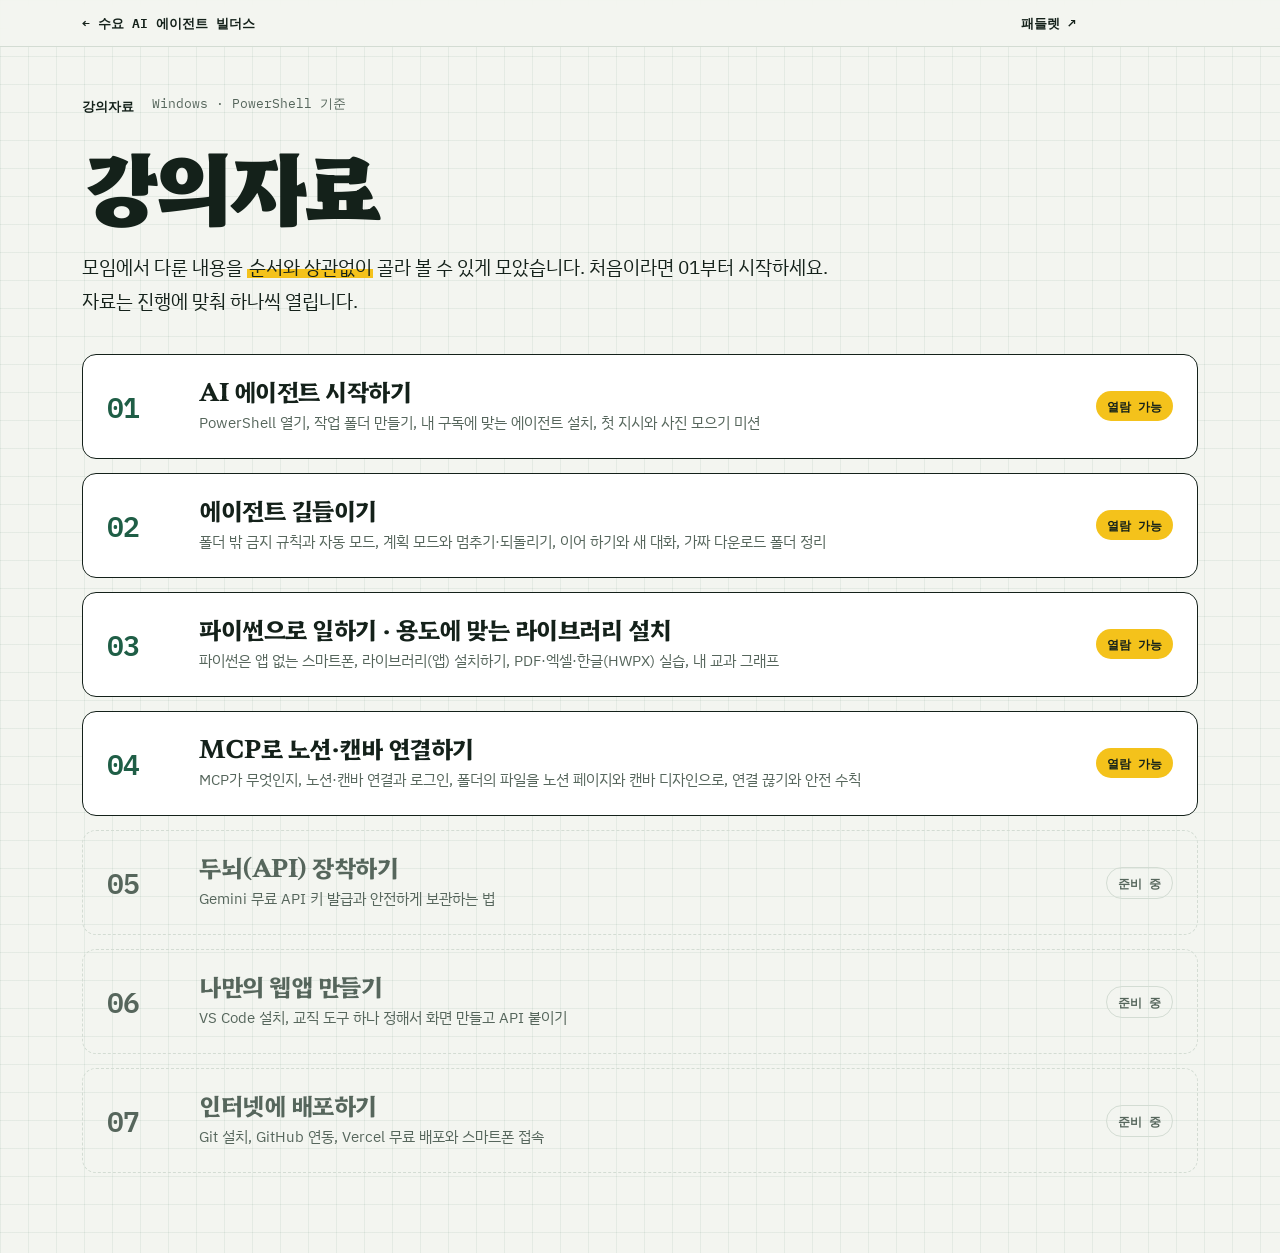
<file: lessons/index.html>
<!doctype html>
<html lang="ko">
<head>
<meta charset="utf-8">
<meta name="viewport" content="width=device-width, initial-scale=1, viewport-fit=cover">
<title>강의자료 | 수요 AI 에이전트 빌더스</title>
<meta name="description" content="수요 AI 에이전트 빌더스 강의자료 모음. 진행 순서와 상관없이 필요한 자료를 골라 따라 할 수 있습니다.">
<meta property="og:title" content="강의자료 | 수요 AI 에이전트 빌더스">
<meta property="og:description" content="CLI AI 에이전트 설치부터 웹앱 배포까지, 따라 하기용 강의자료 모음.">
<link rel="preconnect" href="https://fonts.googleapis.com">
<link rel="preconnect" href="https://fonts.gstatic.com" crossorigin>
<link rel="stylesheet" href="https://fonts.googleapis.com/css2?family=Hahmlet:wght@500;700;900&family=IBM+Plex+Sans+KR:wght@400;500;700&family=IBM+Plex+Mono:wght@400;500;600&display=swap">
<link rel="stylesheet" href="../assets/lesson.css">
</head>
<body>

<header class="top">
  <div class="wrap">
    <a class="home" href="../">← 수요 AI 에이전트 빌더스</a>
    <a class="home" href="https://padlet.com/strads/ai-cj29920iztskd4vm" target="_blank" rel="noopener">패들렛 ↗</a>
  </div>
</header>

<div class="wrap">
  <section class="lesson-hero">
    <div class="meta"><span><b>강의자료</b></span><span>Windows · PowerShell 기준</span></div>
    <h1>강의자료</h1>
    <p class="goal">모임에서 다룬 내용을 <span class="mark">순서와 상관없이</span> 골라 볼 수 있게 모았습니다. 처음이라면 01부터 시작하세요. 자료는 진행에 맞춰 하나씩 열립니다.</p>
  </section>

  <div class="lib">
    <a href="01.html">
      <span class="no">01</span>
      <div><h2>AI 에이전트 시작하기</h2><p>PowerShell 열기, 작업 폴더 만들기, 내 구독에 맞는 에이전트 설치, 첫 지시와 사진 모으기 미션</p></div>
      <span class="st">열람 가능</span>
    </a>
    <a href="02.html">
      <span class="no">02</span>
      <div><h2>에이전트 길들이기</h2><p>폴더 밖 금지 규칙과 자동 모드, 계획 모드와 멈추기·되돌리기, 이어 하기와 새 대화, 가짜 다운로드 폴더 정리</p></div>
      <span class="st">열람 가능</span>
    </a>
    <a href="03.html">
      <span class="no">03</span>
      <div><h2>파이썬으로 일하기 · 용도에 맞는 라이브러리 설치</h2><p>파이썬은 앱 없는 스마트폰, 라이브러리(앱) 설치하기, PDF·엑셀·한글(HWPX) 실습, 내 교과 그래프</p></div>
      <span class="st">열람 가능</span>
    </a>
    <a href="04.html">
      <span class="no">04</span>
      <div><h2>MCP로 노션·캔바 연결하기</h2><p>MCP가 무엇인지, 노션·캔바 연결과 로그인, 폴더의 파일을 노션 페이지와 캔바 디자인으로, 연결 끊기와 안전 수칙</p></div>
      <span class="st">열람 가능</span>
    </a>
    <div class="item"><span class="no">05</span><div><h2>두뇌(API) 장착하기</h2><p>Gemini 무료 API 키 발급과 안전하게 보관하는 법</p></div><span class="st">준비 중</span></div>
    <div class="item"><span class="no">06</span><div><h2>나만의 웹앱 만들기</h2><p>VS Code 설치, 교직 도구 하나 정해서 화면 만들고 API 붙이기</p></div><span class="st">준비 중</span></div>
    <div class="item"><span class="no">07</span><div><h2>인터넷에 배포하기</h2><p>Git 설치, GitHub 연동, Vercel 무료 배포와 스마트폰 접속</p></div><span class="st">준비 중</span></div>
  </div>
</div>
</body>
</html>
</file>
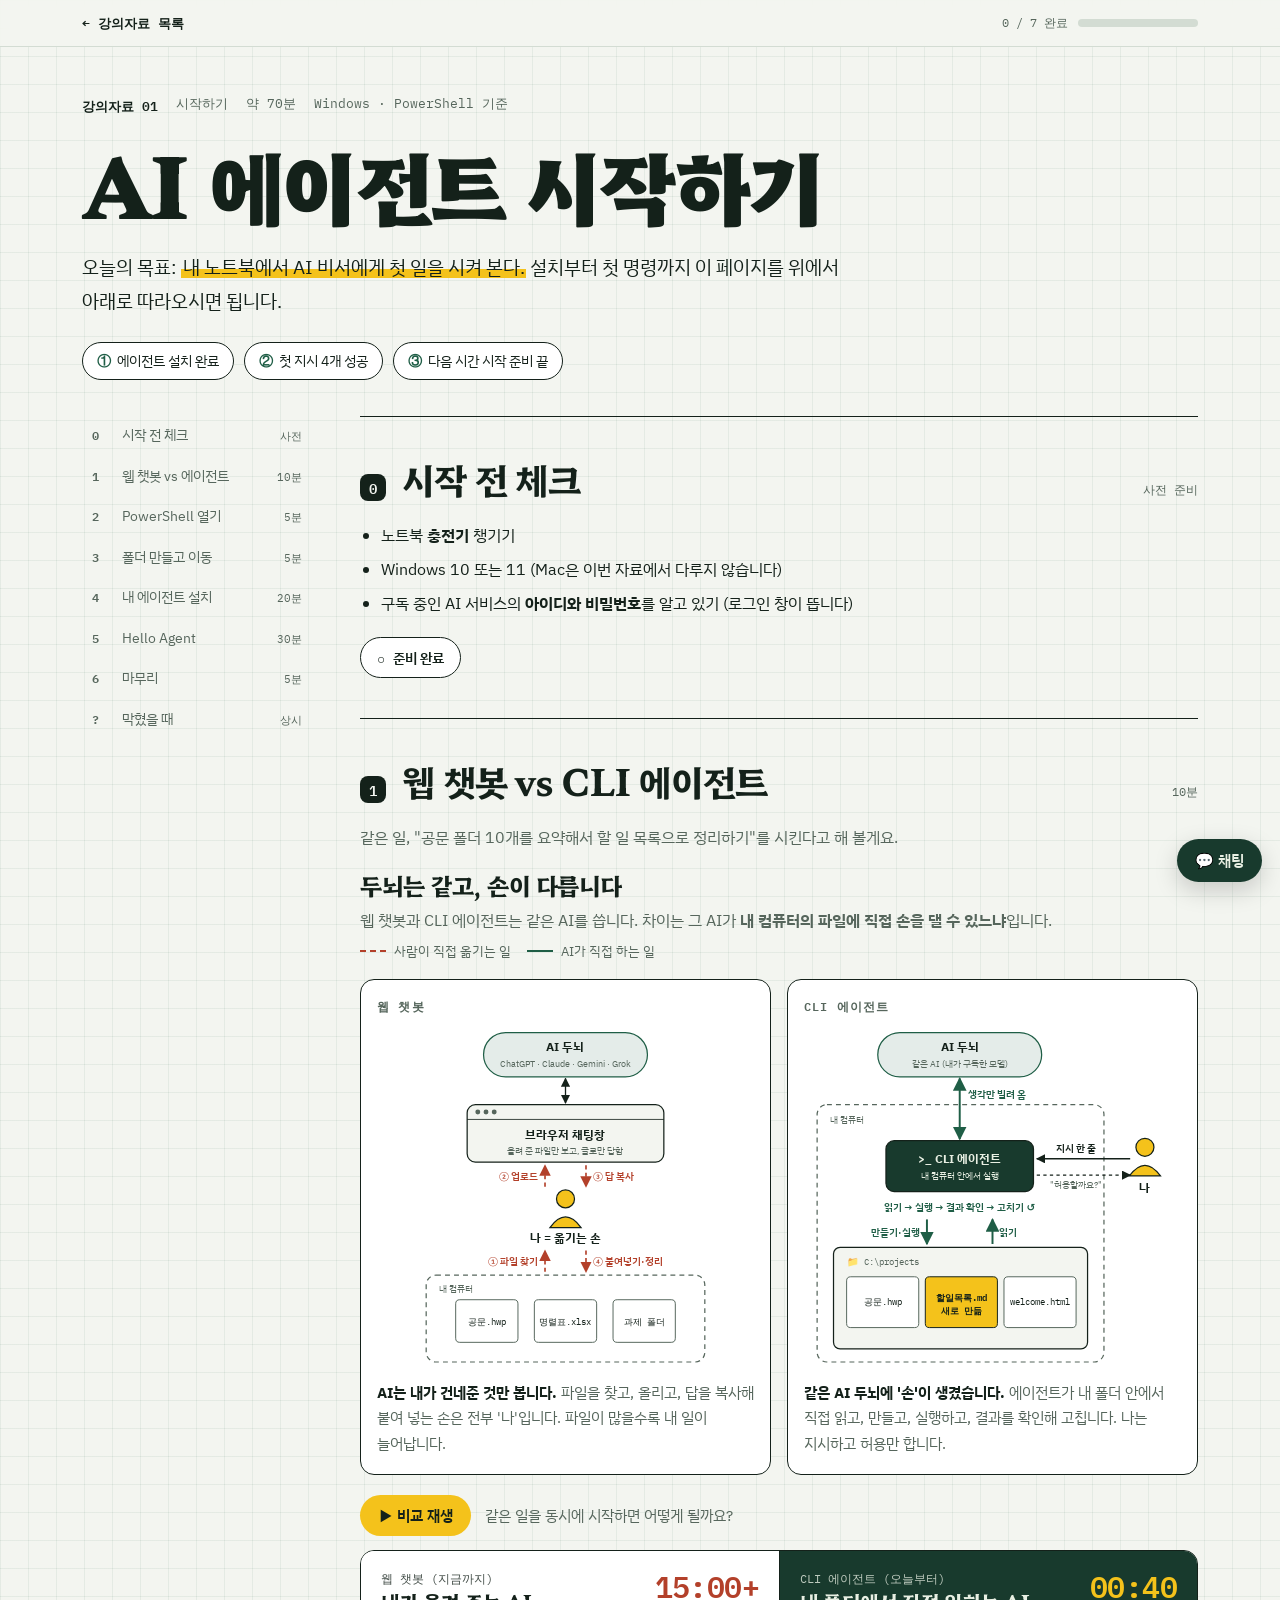
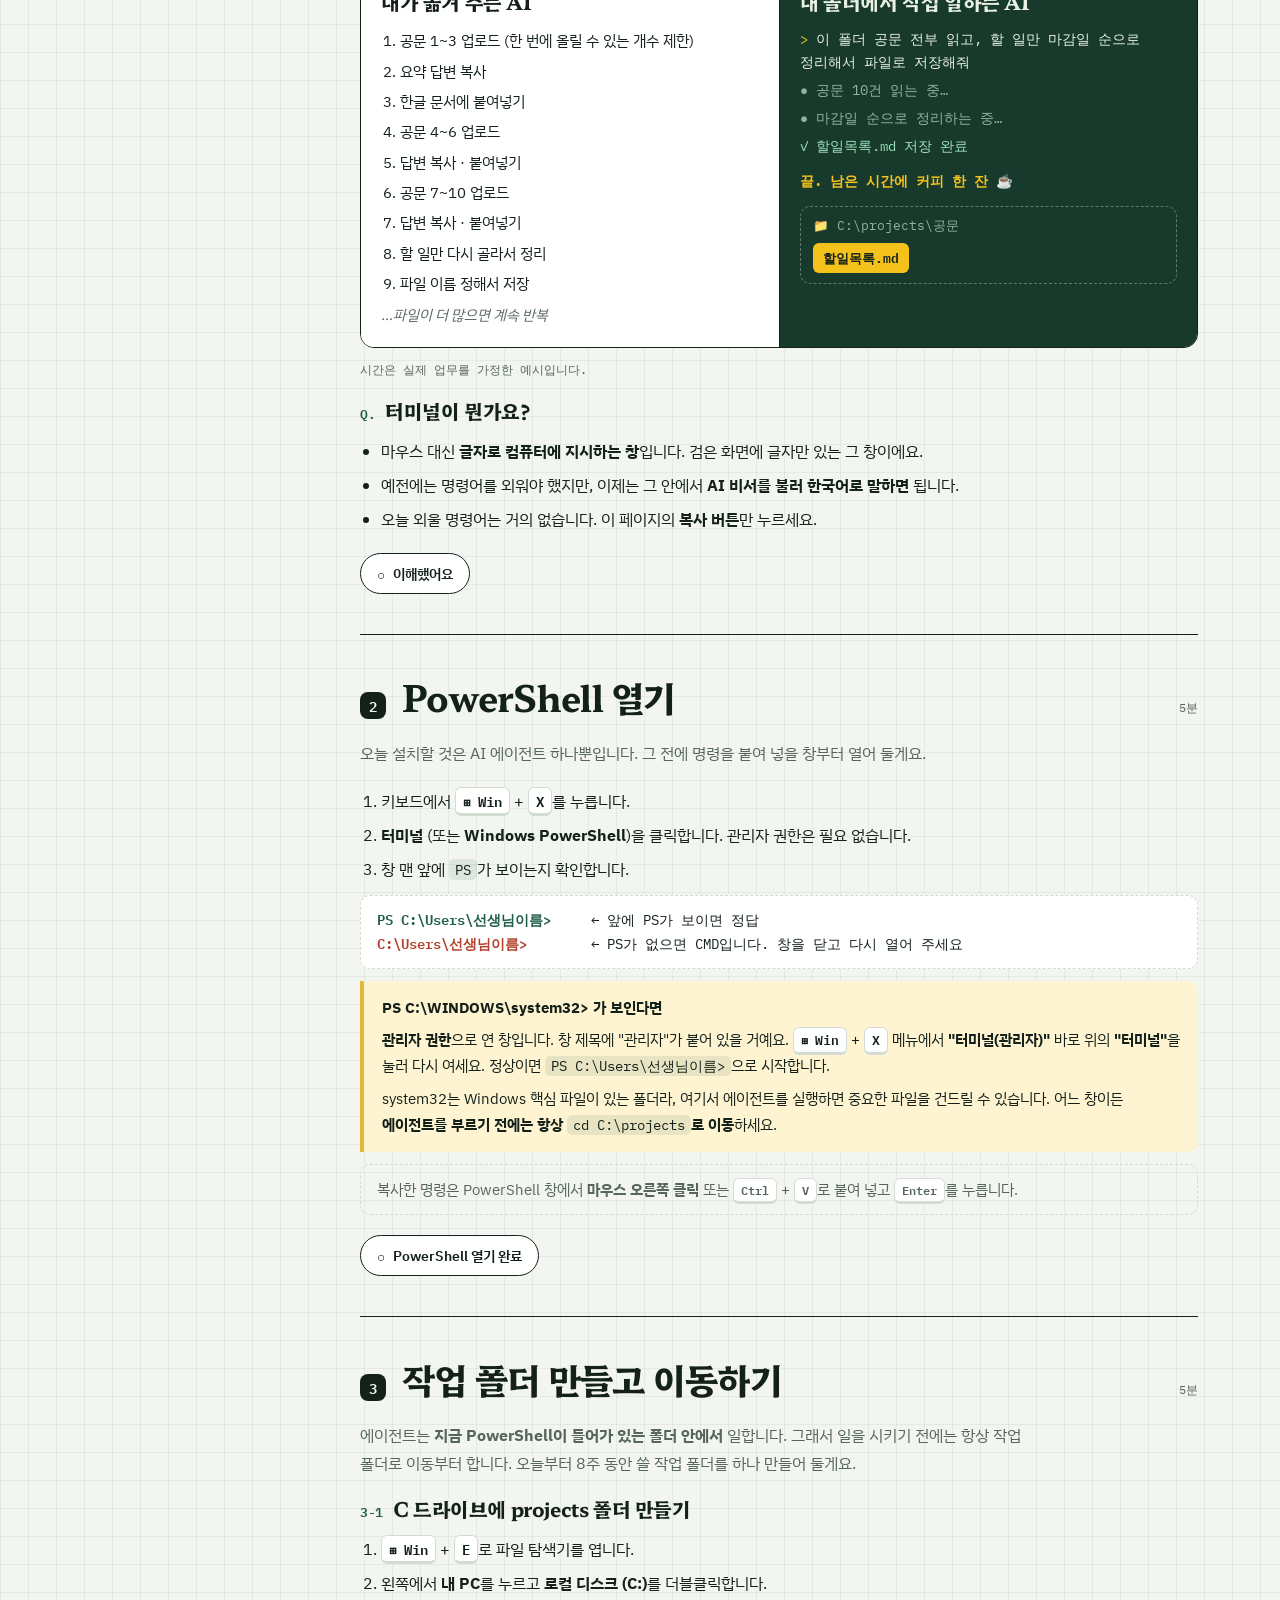
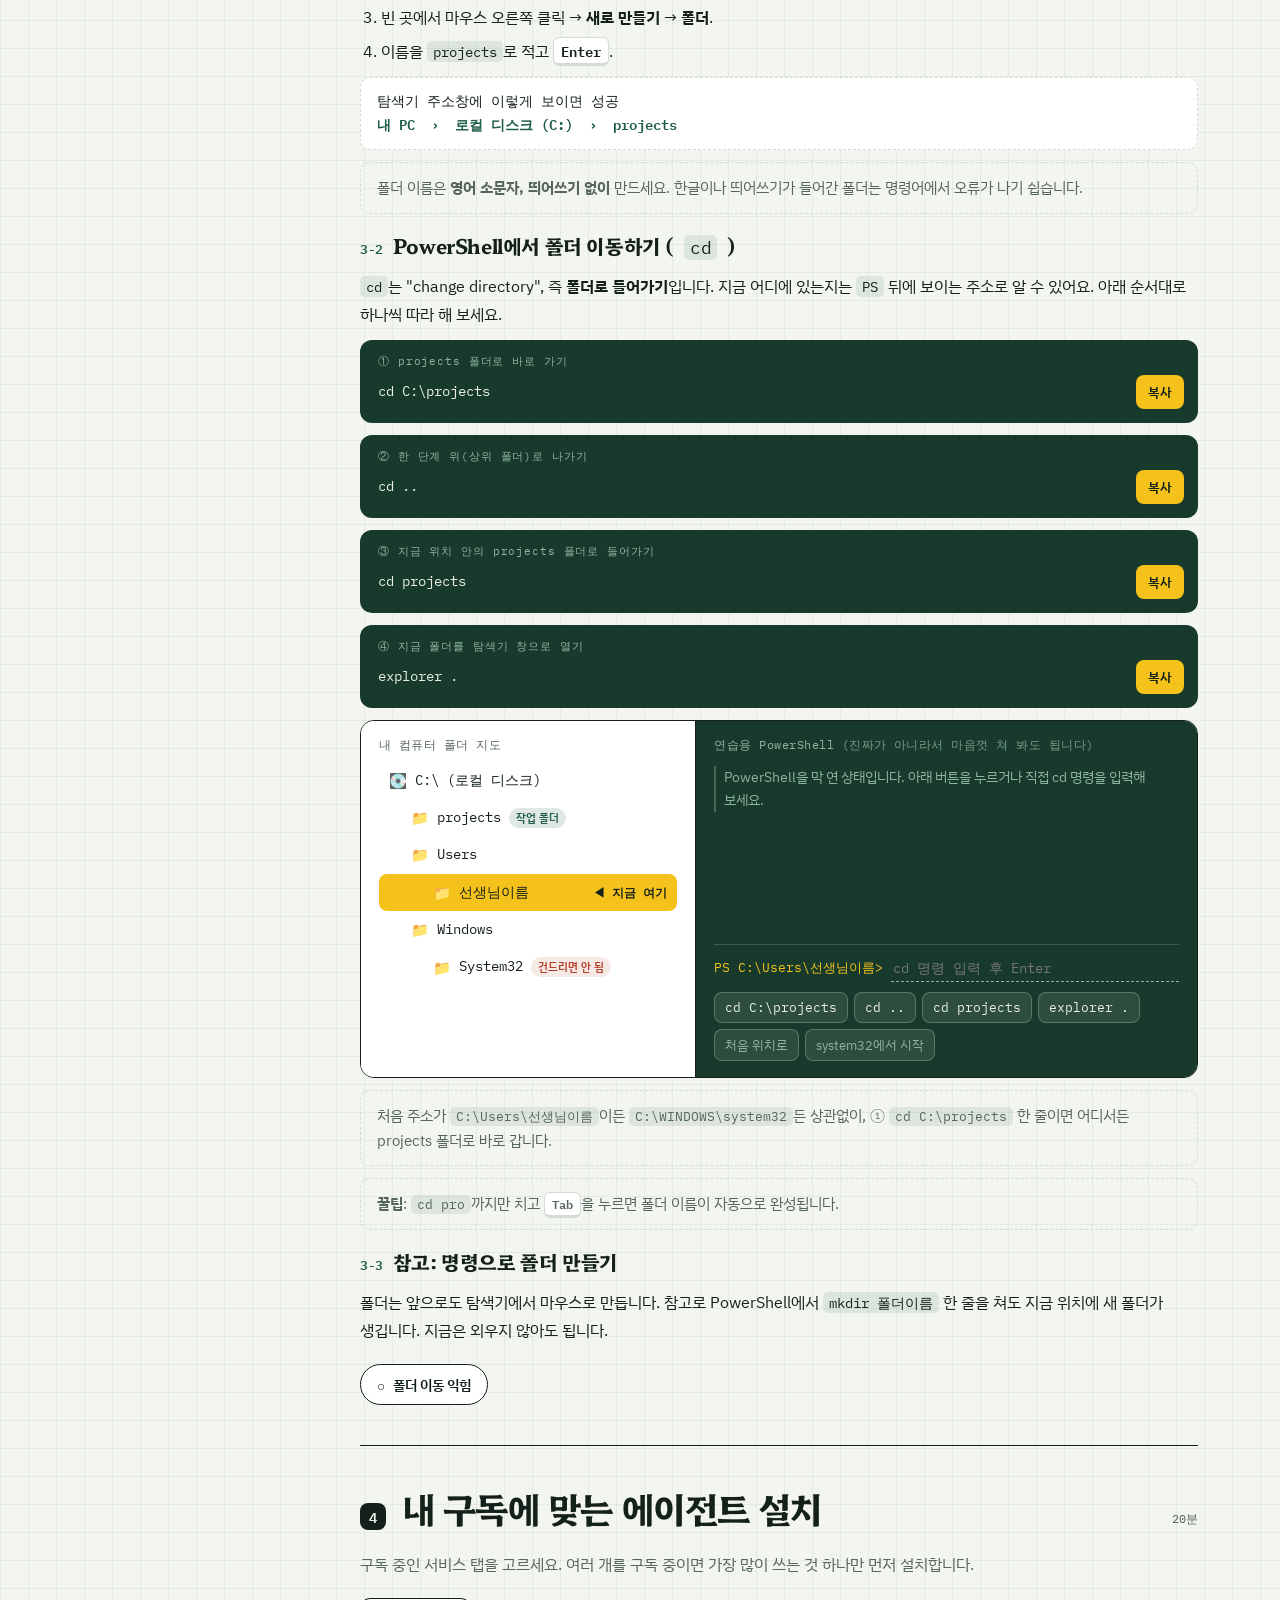
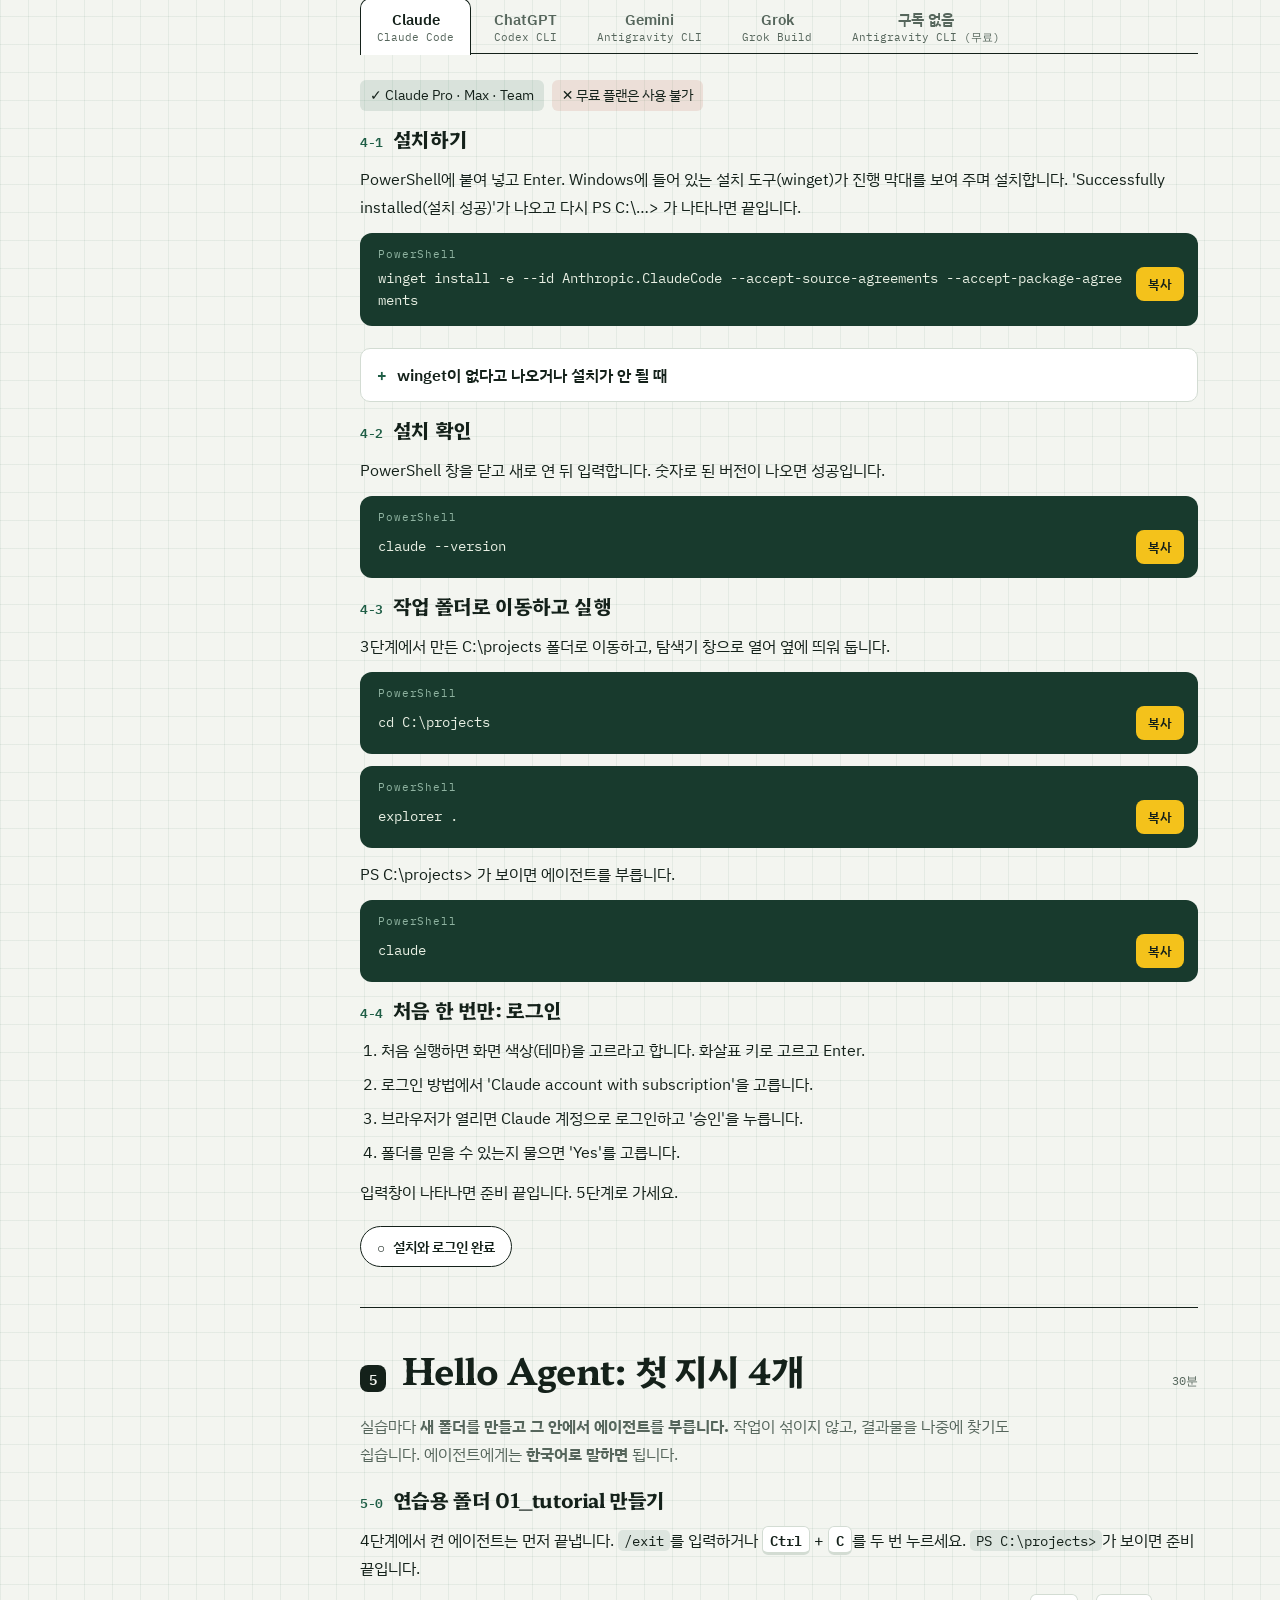
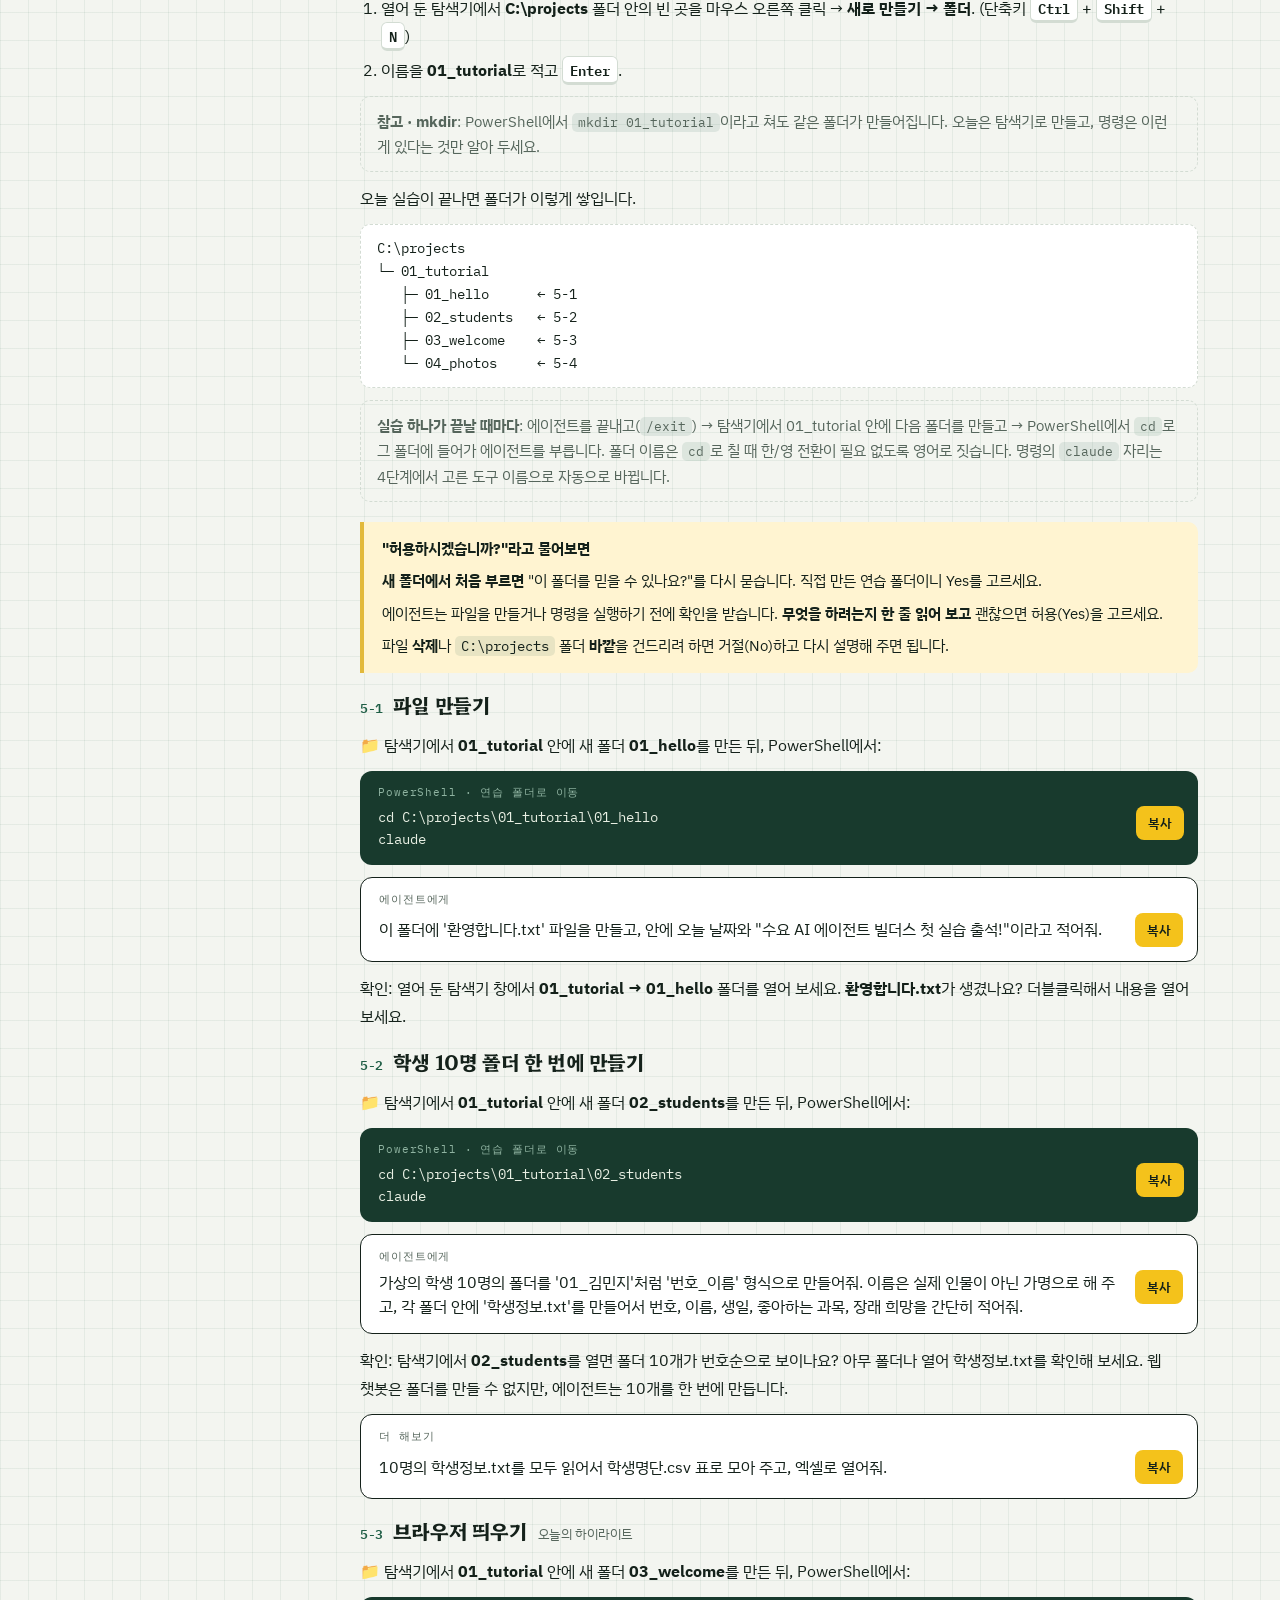
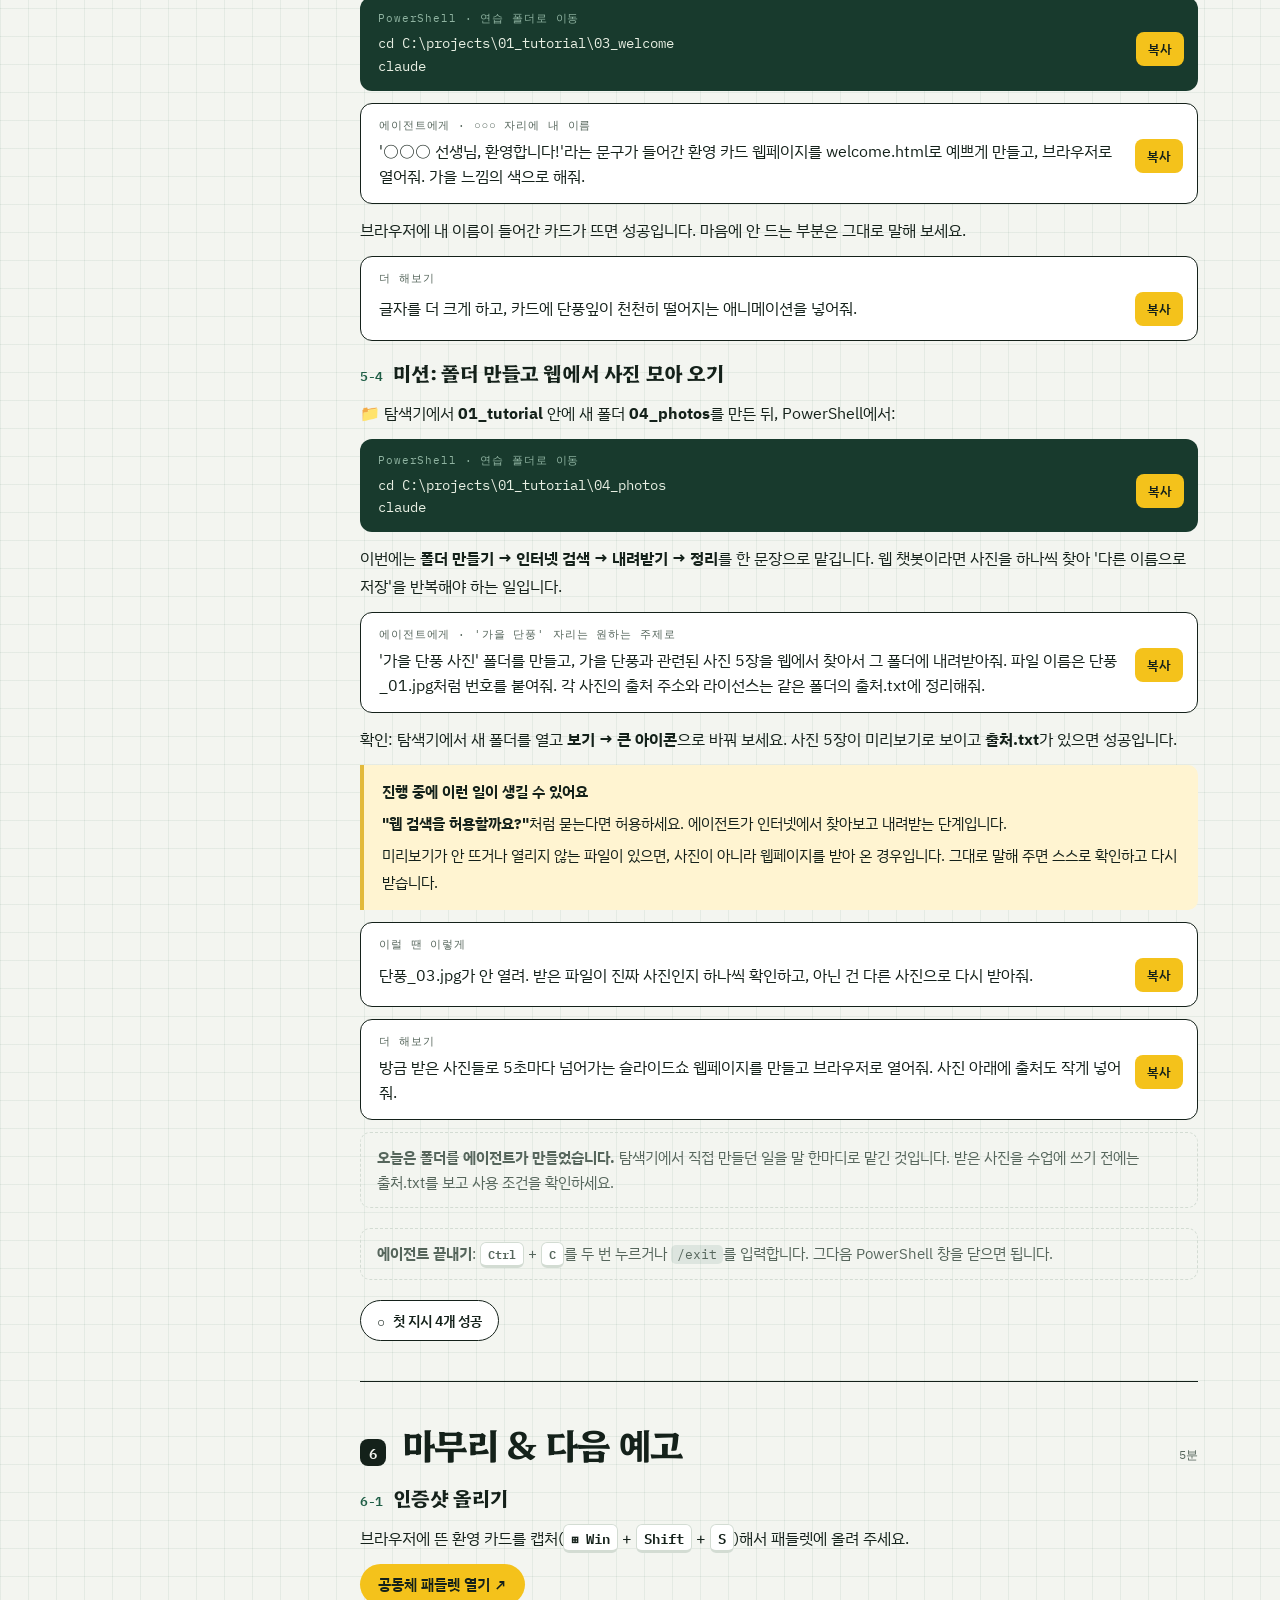
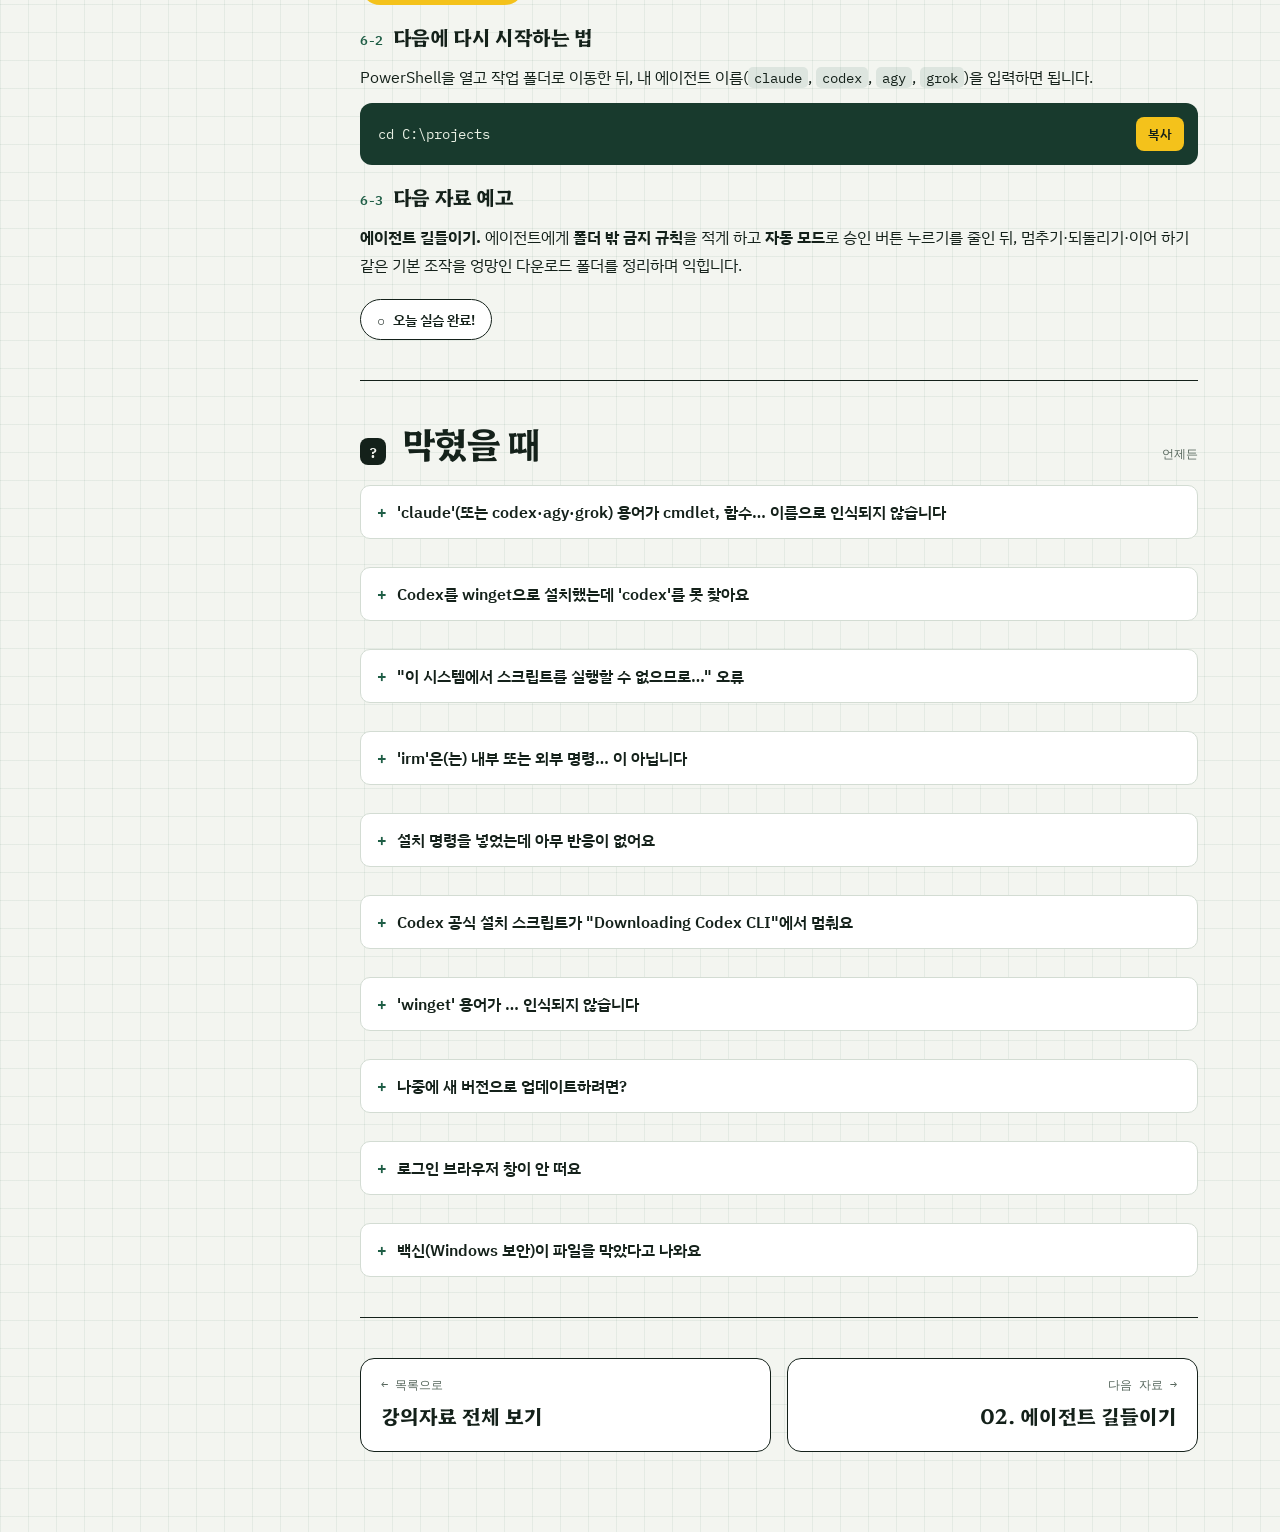
<file: lessons/01.html>
<!doctype html>
<html lang="ko">
<head>
<meta charset="utf-8">
<meta name="viewport" content="width=device-width, initial-scale=1, viewport-fit=cover">
<title>AI 에이전트 시작하기 | 수요 AI 에이전트 빌더스</title>
<meta name="description" content="수요 AI 에이전트 빌더스 강의자료 01: Windows PowerShell에서 내 구독에 맞는 CLI AI 에이전트를 설치하고 첫 지시를 내려 봅니다.">
<meta property="og:title" content="AI 에이전트 시작하기 | 수요 AI 에이전트 빌더스">
<meta property="og:description" content="내 노트북에 AI 비서 설치하고 첫 일 시키기. 따라 하기용 강의자료.">
<link rel="preconnect" href="https://fonts.googleapis.com">
<link rel="preconnect" href="https://fonts.gstatic.com" crossorigin>
<link rel="stylesheet" href="https://fonts.googleapis.com/css2?family=Hahmlet:wght@500;700;900&family=IBM+Plex+Sans+KR:wght@400;500;700&family=IBM+Plex+Mono:wght@400;500;600&display=swap">
<link rel="stylesheet" href="../assets/lesson.css">
</head>
<body>

<header class="top">
  <div class="wrap">
    <a class="home" href="./">← 강의자료 목록</a>
    <div class="prog" aria-live="polite"><span id="progText">0 / 7 완료</span><span class="trk"><i id="progBar"></i></span></div>
  </div>
</header>

<div class="wrap">
  <section class="lesson-hero">
    <div class="meta"><span><b>강의자료 01</b></span><span>시작하기</span><span>약 70분</span><span>Windows · PowerShell 기준</span></div>
    <h1>AI 에이전트 시작하기</h1>
    <p class="goal">오늘의 목표: <span class="mark">내 노트북에서 AI 비서에게 첫 일을 시켜 본다.</span> 설치부터 첫 명령까지 이 페이지를 위에서 아래로 따라오시면 됩니다.</p>
    <div class="takeaways">
      <span><b>①</b>에이전트 설치 완료</span>
      <span><b>②</b>첫 지시 4개 성공</span>
      <span><b>③</b>다음 시간 시작 준비 끝</span>
    </div>
  </section>

  <div class="layout">
    <nav class="toc" aria-label="오늘의 순서" id="toc">
      <a href="#s0"><b><span>0</span></b>시작 전 체크<small>사전</small></a>
      <a href="#s1"><b><span>1</span></b>웹 챗봇 vs 에이전트<small>10분</small></a>
      <a href="#s2"><b><span>2</span></b>PowerShell 열기<small>5분</small></a>
      <a href="#sf"><b><span>3</span></b>폴더 만들고 이동<small>5분</small></a>
      <a href="#s3"><b><span>4</span></b>내 에이전트 설치<small>20분</small></a>
      <a href="#s4"><b><span>5</span></b>Hello Agent<small>30분</small></a>
      <a href="#s5"><b><span>6</span></b>마무리<small>5분</small></a>
      <a href="#faq" class="faq-link"><b>?</b>막혔을 때<small>상시</small></a>
    </nav>

    <main>
      <!-- 0 -->
      <section class="step" id="s0" data-step="s0">
        <div class="step-head"><span class="n">0</span><h2>시작 전 체크</h2><span class="time">사전 준비</span></div>
        <ul class="plain">
          <li>노트북 <b>충전기</b> 챙기기</li>
          <li>Windows 10 또는 11 (Mac은 이번 자료에서 다루지 않습니다)</li>
          <li>구독 중인 AI 서비스의 <b>아이디와 비밀번호</b>를 알고 있기 (로그인 창이 뜹니다)</li>
        </ul>
        <button class="done-btn" type="button" data-done="s0" aria-pressed="false">준비 완료</button>
      </section>

      <!-- 1 -->
      <section class="step" id="s1" data-step="s1">
        <div class="step-head"><span class="n">1</span><h2>웹 챗봇 vs CLI 에이전트</h2><span class="time">10분</span></div>
        <p class="lead">같은 일, "공문 폴더 10개를 요약해서 할 일 목록으로 정리하기"를 시킨다고 해 볼게요.</p>
        <div class="diagram">
          <div class="dg-head">
            <h3>두뇌는 같고, 손이 다릅니다</h3>
            <p>웹 챗봇과 CLI 에이전트는 같은 AI를 씁니다. 차이는 그 AI가 <b>내 컴퓨터의 파일에 직접 손을 댈 수 있느냐</b>입니다.</p>
            <div class="dg-legend"><span class="lg hand">사람이 직접 옮기는 일</span><span class="lg ai">AI가 직접 하는 일</span></div>
          </div>
          <div class="dg-grid">
            <figure class="dg">
              <p class="dg-title">웹 챗봇</p>
              <svg viewBox="0 0 460 420" role="img" aria-label="웹 챗봇 구조: 내 컴퓨터의 파일을 내가 찾아 브라우저에 올리고, AI의 답을 내가 복사해 다시 컴퓨터에 붙여 넣는다">
                <defs>
                  <marker id="ahHand" viewBox="0 0 10 10" refX="9" refY="5" markerWidth="7" markerHeight="7" orient="auto-start-reverse"><path class="ah hand" d="M0,0 L10,5 L0,10 z"/></marker>
                  <marker id="ahInk1" viewBox="0 0 10 10" refX="9" refY="5" markerWidth="7" markerHeight="7" orient="auto-start-reverse"><path class="ah" d="M0,0 L10,5 L0,10 z"/></marker>
                </defs>
                <rect class="cloud" x="130" y="8" width="200" height="54" rx="27"/>
                <text class="t-b" x="230" y="31" text-anchor="middle">AI 두뇌</text>
                <text class="t-s" x="230" y="50" text-anchor="middle">ChatGPT · Claude · Gemini · Grok</text>
                <line class="wire" x1="230" y1="64" x2="230" y2="94" marker-start="url(#ahInk1)" marker-end="url(#ahInk1)"/>

                <rect class="box" x="110" y="96" width="240" height="70" rx="10"/>
                <line class="box-line" x1="110" y1="114" x2="350" y2="114"/>
                <circle class="dot" cx="123" cy="105" r="3"/><circle class="dot" cx="133" cy="105" r="3"/><circle class="dot" cx="143" cy="105" r="3"/>
                <text class="t-b" x="230" y="138" text-anchor="middle">브라우저 채팅창</text>
                <text class="t-s" x="230" y="156" text-anchor="middle">올려 준 파일만 보고, 글로만 답함</text>

                <line class="wire hand" x1="205" y1="196" x2="205" y2="170" marker-end="url(#ahHand)"/>
                <text class="lbl-hand" x="196" y="188" text-anchor="end">② 업로드</text>
                <line class="wire hand" x1="255" y1="170" x2="255" y2="196" marker-end="url(#ahHand)"/>
                <text class="lbl-hand" x="264" y="188">③ 답 복사</text>

                <circle class="person" cx="230" cy="211" r="11"/>
                <path class="person" d="M211,246 Q230,220 249,246 Z"/>
                <text class="t-b" x="230" y="264" text-anchor="middle">나 = 옮기는 손</text>

                <line class="wire hand" x1="205" y1="300" x2="205" y2="274" marker-end="url(#ahHand)"/>
                <text class="lbl-hand" x="196" y="292" text-anchor="end">① 파일 찾기</text>
                <line class="wire hand" x1="255" y1="274" x2="255" y2="300" marker-end="url(#ahHand)"/>
                <text class="lbl-hand" x="264" y="292">④ 붙여넣기·정리</text>

                <rect class="pc" x="60" y="304" width="340" height="106" rx="12"/>
                <text class="t-s" x="76" y="324">내 컴퓨터</text>
                <rect class="file" x="96" y="334" width="76" height="52" rx="5"/>
                <text class="t-f" x="134" y="365" text-anchor="middle">공문.hwp</text>
                <rect class="file" x="192" y="334" width="76" height="52" rx="5"/>
                <text class="t-f" x="230" y="365" text-anchor="middle">명렬표.xlsx</text>
                <rect class="file" x="288" y="334" width="76" height="52" rx="5"/>
                <text class="t-f" x="326" y="365" text-anchor="middle">과제 폴더</text>
              </svg>
              <figcaption><b>AI는 내가 건네준 것만 봅니다.</b> 파일을 찾고, 올리고, 답을 복사해 붙여 넣는 손은 전부 '나'입니다. 파일이 많을수록 내 일이 늘어납니다.</figcaption>
            </figure>

            <figure class="dg">
              <p class="dg-title">CLI 에이전트</p>
              <svg viewBox="0 0 460 420" role="img" aria-label="CLI 에이전트 구조: 에이전트가 내 컴퓨터 안에서 AI 두뇌와 대화하며 projects 폴더의 파일을 직접 읽고 만들고 실행한다. 나는 지시하고 허용만 한다">
                <defs>
                  <marker id="ahAi" viewBox="0 0 10 10" refX="9" refY="5" markerWidth="7" markerHeight="7" orient="auto-start-reverse"><path class="ah ai" d="M0,0 L10,5 L0,10 z"/></marker>
                  <marker id="ahInk2" viewBox="0 0 10 10" refX="9" refY="5" markerWidth="7" markerHeight="7" orient="auto-start-reverse"><path class="ah" d="M0,0 L10,5 L0,10 z"/></marker>
                </defs>
                <rect class="cloud" x="90" y="8" width="200" height="54" rx="27"/>
                <text class="t-b" x="190" y="31" text-anchor="middle">AI 두뇌</text>
                <text class="t-s" x="190" y="50" text-anchor="middle">같은 AI (내가 구독한 모델)</text>

                <rect class="pc" x="16" y="96" width="350" height="314" rx="12"/>
                <text class="t-s" x="32" y="118">내 컴퓨터</text>
                <line class="wire ai" x1="190" y1="64" x2="190" y2="138" marker-start="url(#ahAi)" marker-end="url(#ahAi)"/>
                <text class="lbl-ai" x="200" y="88">생각만 빌려 옴</text>

                <rect class="agentbox" x="100" y="140" width="180" height="62" rx="10"/>
                <text class="t-b on-board" x="190" y="167" text-anchor="middle">&gt;_ CLI 에이전트</text>
                <text class="t-s on-board" x="190" y="187" text-anchor="middle">내 컴퓨터 안에서 실행</text>

                <text class="lbl-ai" x="190" y="226" text-anchor="middle">읽기 → 실행 → 결과 확인 → 고치기 ↺</text>

                <line class="wire ai" x1="150" y1="236" x2="150" y2="266" marker-end="url(#ahAi)"/>
                <text class="lbl-ai" x="142" y="256" text-anchor="end">만들기·실행</text>
                <line class="wire ai" x1="230" y1="266" x2="230" y2="236" marker-end="url(#ahAi)"/>
                <text class="lbl-ai" x="238" y="256">읽기</text>

                <rect class="box" x="36" y="270" width="310" height="124" rx="8"/>
                <text class="t-s mono" x="52" y="292">📁 C:\projects</text>
                <rect class="file" x="52" y="306" width="88" height="62" rx="5"/>
                <text class="t-f" x="96" y="341" text-anchor="middle">공문.hwp</text>
                <rect class="file hot" x="148" y="306" width="88" height="62" rx="5"/>
                <text class="t-f hot" x="192" y="335" text-anchor="middle">할일목록.md</text>
                <text class="t-f hot" x="192" y="352" text-anchor="middle">새로 만듦</text>
                <rect class="file" x="244" y="306" width="88" height="62" rx="5"/>
                <text class="t-f" x="288" y="341" text-anchor="middle">welcome.html</text>

                <circle class="person" cx="416" cy="148" r="11"/>
                <path class="person" d="M397,183 Q416,157 435,183 Z"/>
                <text class="t-b" x="416" y="202" text-anchor="middle">나</text>
                <line class="wire" x1="398" y1="162" x2="284" y2="162" marker-end="url(#ahInk2)"/>
                <text class="t-s strong" x="332" y="154" text-anchor="middle">지시 한 줄</text>
                <line class="wire dash" x1="284" y1="182" x2="398" y2="182" marker-end="url(#ahInk2)"/>
                <text class="t-s" x="332" y="198" text-anchor="middle">"허용할까요?"</text>
              </svg>
              <figcaption><b>같은 AI 두뇌에 '손'이 생겼습니다.</b> 에이전트가 내 폴더 안에서 직접 읽고, 만들고, 실행하고, 결과를 확인해 고칩니다. 나는 지시하고 허용만 합니다.</figcaption>
            </figure>
          </div>
        </div>
        <div class="race" id="race">
          <div class="race-bar">
            <button class="btn" id="raceBtn" type="button">▶ 비교 재생</button>
            <span class="race-cap">같은 일을 동시에 시작하면 어떻게 될까요?</span>
          </div>
          <div class="lanes">
            <div class="lane web">
              <div class="lane-head"><div><p class="verdict">웹 챗봇 (지금까지)</p><h3>내가 옮겨 주는 AI</h3></div><b class="clock" id="clockWeb">15:00+</b></div>
              <ol class="log" id="logWeb"></ol>
            </div>
            <div class="lane agent">
              <div class="lane-head"><div><p class="verdict">CLI 에이전트 (오늘부터)</p><h3>내 폴더에서 직접 일하는 AI</h3></div><b class="clock" id="clockAgent">00:40</b></div>
              <div class="log term" id="logAgent"></div>
              <div class="folder"><span class="fname">📁 C:\projects\공문</span><div class="files" id="files"></div></div>
            </div>
          </div>
          <p class="race-note">시간은 실제 업무를 가정한 예시입니다.</p>
        </div>
        <div class="sub">
          <h3><span class="k">Q.</span>터미널이 뭔가요?</h3>
          <ul class="plain">
            <li>마우스 대신 <b>글자로 컴퓨터에 지시하는 창</b>입니다. 검은 화면에 글자만 있는 그 창이에요.</li>
            <li>예전에는 명령어를 외워야 했지만, 이제는 그 안에서 <b>AI 비서를 불러 한국어로 말하면</b> 됩니다.</li>
            <li>오늘 외울 명령어는 거의 없습니다. 이 페이지의 <b>복사 버튼</b>만 누르세요.</li>
          </ul>
        </div>
        <button class="done-btn" type="button" data-done="s1" aria-pressed="false">이해했어요</button>
      </section>

      <!-- 2 -->
      <section class="step" id="s2" data-step="s2">
        <div class="step-head"><span class="n">2</span><h2>PowerShell 열기</h2><span class="time">5분</span></div>
        <p class="lead">오늘 설치할 것은 AI 에이전트 하나뿐입니다. 그 전에 명령을 붙여 넣을 창부터 열어 둘게요.</p>
        <div class="sub">
                    <ol class="plain">
            <li>키보드에서 <kbd>⊞ Win</kbd> + <kbd>X</kbd>를 누릅니다.</li>
            <li><b>터미널</b> (또는 <b>Windows PowerShell</b>)을 클릭합니다. 관리자 권한은 필요 없습니다.</li>
            <li>창 맨 앞에 <code class="i">PS</code>가 보이는지 확인합니다.</li>
          </ol>
          <div class="screen"><span class="ok">PS C:\Users\선생님이름&gt;</span>     ← 앞에 PS가 보이면 정답
<span class="bad">C:\Users\선생님이름&gt;</span>        ← PS가 없으면 CMD입니다. 창을 닫고 다시 열어 주세요</div>
          <div class="note">
            <b class="t">PS C:\WINDOWS\system32&gt; 가 보인다면</b>
            <p><b>관리자 권한</b>으로 연 창입니다. 창 제목에 "관리자"가 붙어 있을 거예요. <kbd>⊞ Win</kbd> + <kbd>X</kbd> 메뉴에서 <b>"터미널(관리자)"</b> 바로 위의 <b>"터미널"</b>을 눌러 다시 여세요. 정상이면 <code class="i">PS C:\Users\선생님이름&gt;</code>으로 시작합니다.</p>
            <p>system32는 Windows 핵심 파일이 있는 폴더라, 여기서 에이전트를 실행하면 중요한 파일을 건드릴 수 있습니다. 어느 창이든 <b>에이전트를 부르기 전에는 항상 <code class="i">cd C:\projects</code>로 이동</b>하세요.</p>
          </div>
          <div class="tip">복사한 명령은 PowerShell 창에서 <b>마우스 오른쪽 클릭</b> 또는 <kbd>Ctrl</kbd> + <kbd>V</kbd>로 붙여 넣고 <kbd>Enter</kbd>를 누릅니다.</div>
        </div>
        <button class="done-btn" type="button" data-done="s2" aria-pressed="false">PowerShell 열기 완료</button>
      </section>

      <!-- 3 · 작업 폴더 -->
      <section class="step" id="sf" data-step="sf">
        <div class="step-head"><span class="n">3</span><h2>작업 폴더 만들고 이동하기</h2><span class="time">5분</span></div>
        <p class="lead">에이전트는 <b>지금 PowerShell이 들어가 있는 폴더 안에서</b> 일합니다. 그래서 일을 시키기 전에는 항상 작업 폴더로 이동부터 합니다. 오늘부터 8주 동안 쓸 작업 폴더를 하나 만들어 둘게요.</p>

        <div class="sub">
          <h3><span class="k">3-1</span>C 드라이브에 projects 폴더 만들기</h3>
          <ol class="plain">
            <li><kbd>⊞ Win</kbd> + <kbd>E</kbd>로 파일 탐색기를 엽니다.</li>
            <li>왼쪽에서 <b>내 PC</b>를 누르고 <b>로컬 디스크 (C:)</b>를 더블클릭합니다.</li>
            <li>빈 곳에서 마우스 오른쪽 클릭 → <b>새로 만들기</b> → <b>폴더</b>.</li>
            <li>이름을 <code class="i">projects</code>로 적고 <kbd>Enter</kbd>.</li>
          </ol>
          <div class="screen">탐색기 주소창에 이렇게 보이면 성공
<span class="ok">내 PC  ›  로컬 디스크 (C:)  ›  projects</span></div>
          <div class="tip">폴더 이름은 <b>영어 소문자, 띄어쓰기 없이</b> 만드세요. 한글이나 띄어쓰기가 들어간 폴더는 명령어에서 오류가 나기 쉽습니다.</div>
        </div>

        <div class="sub">
          <h3><span class="k">3-2</span>PowerShell에서 폴더 이동하기 (<code class="i">cd</code>)</h3>
          <p><code class="i">cd</code>는 "change directory", 즉 <b>폴더로 들어가기</b>입니다. 지금 어디에 있는지는 <code class="i">PS</code> 뒤에 보이는 주소로 알 수 있어요. 아래 순서대로 하나씩 따라 해 보세요.</p>
          <div class="cmd"><span class="lbl">① projects 폴더로 바로 가기</span><pre>cd C:\projects</pre><button class="copy" type="button">복사</button></div>
          <div class="cmd"><span class="lbl">② 한 단계 위(상위 폴더)로 나가기</span><pre>cd ..</pre><button class="copy" type="button">복사</button></div>
          <div class="cmd"><span class="lbl">③ 지금 위치 안의 projects 폴더로 들어가기</span><pre>cd projects</pre><button class="copy" type="button">복사</button></div>
          <div class="cmd"><span class="lbl">④ 지금 폴더를 탐색기 창으로 열기</span><pre>explorer .</pre><button class="copy" type="button">복사</button></div>
          <div class="sim" id="sim">
            <div class="sim-tree">
              <p class="sim-cap">내 컴퓨터 폴더 지도</p>
              <div id="simTree"></div>
            </div>
            <div class="sim-term">
              <p class="sim-cap">연습용 PowerShell <span>(진짜가 아니라서 마음껏 쳐 봐도 됩니다)</span></p>
              <div class="sim-out" id="simOut" aria-live="polite"></div>
              <form class="sim-line" id="simForm"><label for="simIn" id="simPs">PS C:\Users\선생님이름&gt;</label><input id="simIn" type="text" autocomplete="off" autocapitalize="off" spellcheck="false" placeholder="cd 명령 입력 후 Enter"></form>
              <div class="sim-btns">
                <button type="button" data-cmd="cd C:\projects">cd C:\projects</button>
                <button type="button" data-cmd="cd ..">cd ..</button>
                <button type="button" data-cmd="cd projects">cd projects</button>
                <button type="button" data-cmd="explorer .">explorer .</button>
                <button type="button" class="reset" data-reset="home">처음 위치로</button>
                <button type="button" class="reset" data-reset="sys">system32에서 시작</button>
              </div>
            </div>
          </div>
          <div class="tip">처음 주소가 <code class="i">C:\Users\선생님이름</code>이든 <code class="i">C:\WINDOWS\system32</code>든 상관없이, ① <code class="i">cd C:\projects</code> 한 줄이면 어디서든 projects 폴더로 바로 갑니다.</div>
          <div class="tip"><b>꿀팁</b>: <code class="i">cd pro</code>까지만 치고 <kbd>Tab</kbd>을 누르면 폴더 이름이 자동으로 완성됩니다.</div>
        </div>

        <div class="sub">
          <h3><span class="k">3-3</span>참고: 명령으로 폴더 만들기</h3>
          <p>폴더는 앞으로도 탐색기에서 마우스로 만듭니다. 참고로 PowerShell에서 <code class="i">mkdir 폴더이름</code> 한 줄을 쳐도 지금 위치에 새 폴더가 생깁니다. 지금은 외우지 않아도 됩니다.</p>
        </div>
        <button class="done-btn" type="button" data-done="sf" aria-pressed="false">폴더 이동 익힘</button>
      </section>

      <!-- 4 -->
      <section class="step" id="s3" data-step="s3">
        <div class="step-head"><span class="n">4</span><h2>내 구독에 맞는 에이전트 설치</h2><span class="time">20분</span></div>
        <p class="lead">구독 중인 서비스 탭을 고르세요. 여러 개를 구독 중이면 가장 많이 쓰는 것 하나만 먼저 설치합니다.</p>
        <div class="tabs" role="tablist" id="tabs"></div>
        <div id="panels"></div>
        <button class="done-btn" type="button" data-done="s3" aria-pressed="false">설치와 로그인 완료</button>
      </section>

      <!-- 5 -->
      <section class="step" id="s4" data-step="s4">
        <div class="step-head"><span class="n">5</span><h2>Hello Agent: 첫 지시 4개</h2><span class="time">30분</span></div>
        <p class="lead">실습마다 <b>새 폴더를 만들고 그 안에서 에이전트를 부릅니다.</b> 작업이 섞이지 않고, 결과물을 나중에 찾기도 쉽습니다. 에이전트에게는 <b>한국어로 말하면</b> 됩니다.</p>

        <div class="sub">
          <h3><span class="k">5-0</span>연습용 폴더 01_tutorial 만들기</h3>
          <p>4단계에서 켠 에이전트는 먼저 끝냅니다. <code class="i">/exit</code>를 입력하거나 <kbd>Ctrl</kbd> + <kbd>C</kbd>를 두 번 누르세요. <code class="i">PS C:\projects&gt;</code>가 보이면 준비 끝입니다.</p>
          <ol class="plain">
            <li>열어 둔 탐색기에서 <b>C:\projects</b> 폴더 안의 빈 곳을 마우스 오른쪽 클릭 → <b>새로 만들기 → 폴더</b>. (단축키 <kbd>Ctrl</kbd> + <kbd>Shift</kbd> + <kbd>N</kbd>)</li>
            <li>이름을 <b>01_tutorial</b>로 적고 <kbd>Enter</kbd>.</li>
          </ol>
          <div class="tip"><b>참고 · mkdir</b>: PowerShell에서 <code class="i">mkdir 01_tutorial</code>이라고 쳐도 같은 폴더가 만들어집니다. 오늘은 탐색기로 만들고, 명령은 이런 게 있다는 것만 알아 두세요.</div>
          <p>오늘 실습이 끝나면 폴더가 이렇게 쌓입니다.</p>
          <div class="screen">C:\projects
└─ 01_tutorial
   ├─ 01_hello      ← 5-1
   ├─ 02_students   ← 5-2
   ├─ 03_welcome    ← 5-3
   └─ 04_photos     ← 5-4</div>
          <div class="tip"><b>실습 하나가 끝날 때마다</b>: 에이전트를 끝내고(<code class="i">/exit</code>) → 탐색기에서 01_tutorial 안에 다음 폴더를 만들고 → PowerShell에서 <code class="i">cd</code>로 그 폴더에 들어가 에이전트를 부릅니다. 폴더 이름은 <code class="i">cd</code>로 칠 때 한/영 전환이 필요 없도록 영어로 짓습니다. 명령의 <code class="i">claude</code> 자리는 4단계에서 고른 도구 이름으로 자동으로 바뀝니다.</div>
        </div>

        <div class="note">
          <b class="t">"허용하시겠습니까?"라고 물어보면</b>
          <p><b>새 폴더에서 처음 부르면</b> "이 폴더를 믿을 수 있나요?"를 다시 묻습니다. 직접 만든 연습 폴더이니 Yes를 고르세요.</p>
          <p>에이전트는 파일을 만들거나 명령을 실행하기 전에 확인을 받습니다. <b>무엇을 하려는지 한 줄 읽어 보고</b> 괜찮으면 허용(Yes)을 고르세요.</p>
          <p>파일 <b>삭제</b>나 <code class="i">C:\projects</code> 폴더 <b>바깥</b>을 건드리려 하면 거절(No)하고 다시 설명해 주면 됩니다.</p>
        </div>

        <div class="sub">
          <h3><span class="k">5-1</span>파일 만들기</h3>
          <p class="prep">📁 탐색기에서 <b>01_tutorial</b> 안에 새 폴더 <b>01_hello</b>를 만든 뒤, PowerShell에서:</p>
          <div class="cmd"><span class="lbl">PowerShell · 연습 폴더로 이동</span><pre>cd C:\projects\01_tutorial\01_hello
<span class="agent-cmd">claude</span></pre><button class="copy" type="button">복사</button></div>
          <div class="cmd prompt"><span class="lbl">에이전트에게</span><pre>이 폴더에 '환영합니다.txt' 파일을 만들고, 안에 오늘 날짜와 "수요 AI 에이전트 빌더스 첫 실습 출석!"이라고 적어줘.</pre><button class="copy" type="button">복사</button></div>
          <p>확인: 열어 둔 탐색기 창에서 <b>01_tutorial → 01_hello</b> 폴더를 열어 보세요. <b>환영합니다.txt</b>가 생겼나요? 더블클릭해서 내용을 열어 보세요.</p>
        </div>

        <div class="sub">
          <h3><span class="k">5-2</span>학생 10명 폴더 한 번에 만들기</h3>
          <p class="prep">📁 탐색기에서 <b>01_tutorial</b> 안에 새 폴더 <b>02_students</b>를 만든 뒤, PowerShell에서:</p>
          <div class="cmd"><span class="lbl">PowerShell · 연습 폴더로 이동</span><pre>cd C:\projects\01_tutorial\02_students
<span class="agent-cmd">claude</span></pre><button class="copy" type="button">복사</button></div>
          <div class="cmd prompt"><span class="lbl">에이전트에게</span><pre>가상의 학생 10명의 폴더를 '01_김민지'처럼 '번호_이름' 형식으로 만들어줘. 이름은 실제 인물이 아닌 가명으로 해 주고, 각 폴더 안에 '학생정보.txt'를 만들어서 번호, 이름, 생일, 좋아하는 과목, 장래 희망을 간단히 적어줘.</pre><button class="copy" type="button">복사</button></div>
          <p>확인: 탐색기에서 <b>02_students</b>를 열면 폴더 10개가 번호순으로 보이나요? 아무 폴더나 열어 학생정보.txt를 확인해 보세요. 웹 챗봇은 폴더를 만들 수 없지만, 에이전트는 10개를 한 번에 만듭니다.</p>
          <div class="cmd prompt"><span class="lbl">더 해보기</span><pre>10명의 학생정보.txt를 모두 읽어서 학생명단.csv 표로 모아 주고, 엑셀로 열어줘.</pre><button class="copy" type="button">복사</button></div>
        </div>

        <div class="sub">
          <h3><span class="k">5-3</span>브라우저 띄우기 <small style="font:400 13px var(--body);color:var(--muted)">오늘의 하이라이트</small></h3>
          <p class="prep">📁 탐색기에서 <b>01_tutorial</b> 안에 새 폴더 <b>03_welcome</b>를 만든 뒤, PowerShell에서:</p>
          <div class="cmd"><span class="lbl">PowerShell · 연습 폴더로 이동</span><pre>cd C:\projects\01_tutorial\03_welcome
<span class="agent-cmd">claude</span></pre><button class="copy" type="button">복사</button></div>
          <div class="cmd prompt"><span class="lbl">에이전트에게 · ○○○ 자리에 내 이름</span><pre>'○○○ 선생님, 환영합니다!'라는 문구가 들어간 환영 카드 웹페이지를 welcome.html로 예쁘게 만들고, 브라우저로 열어줘. 가을 느낌의 색으로 해줘.</pre><button class="copy" type="button">복사</button></div>
          <p>브라우저에 내 이름이 들어간 카드가 뜨면 성공입니다. 마음에 안 드는 부분은 그대로 말해 보세요.</p>
          <div class="cmd prompt"><span class="lbl">더 해보기</span><pre>글자를 더 크게 하고, 카드에 단풍잎이 천천히 떨어지는 애니메이션을 넣어줘.</pre><button class="copy" type="button">복사</button></div>
        </div>

        <div class="sub">
          <h3><span class="k">5-4</span>미션: 폴더 만들고 웹에서 사진 모아 오기</h3>
          <p class="prep">📁 탐색기에서 <b>01_tutorial</b> 안에 새 폴더 <b>04_photos</b>를 만든 뒤, PowerShell에서:</p>
          <div class="cmd"><span class="lbl">PowerShell · 연습 폴더로 이동</span><pre>cd C:\projects\01_tutorial\04_photos
<span class="agent-cmd">claude</span></pre><button class="copy" type="button">복사</button></div>
          <p>이번에는 <b>폴더 만들기 → 인터넷 검색 → 내려받기 → 정리</b>를 한 문장으로 맡깁니다. 웹 챗봇이라면 사진을 하나씩 찾아 '다른 이름으로 저장'을 반복해야 하는 일입니다.</p>
          <div class="cmd prompt"><span class="lbl">에이전트에게 · '가을 단풍' 자리는 원하는 주제로</span><pre>'가을 단풍 사진' 폴더를 만들고, 가을 단풍과 관련된 사진 5장을 웹에서 찾아서 그 폴더에 내려받아줘. 파일 이름은 단풍_01.jpg처럼 번호를 붙여줘. 각 사진의 출처 주소와 라이선스는 같은 폴더의 출처.txt에 정리해줘.</pre><button class="copy" type="button">복사</button></div>
          <p>확인: 탐색기에서 새 폴더를 열고 <b>보기 → 큰 아이콘</b>으로 바꿔 보세요. 사진 5장이 미리보기로 보이고 <b>출처.txt</b>가 있으면 성공입니다.</p>
          <div class="note">
            <b class="t">진행 중에 이런 일이 생길 수 있어요</b>
            <p><b>"웹 검색을 허용할까요?"</b>처럼 묻는다면 허용하세요. 에이전트가 인터넷에서 찾아보고 내려받는 단계입니다.</p>
            <p>미리보기가 안 뜨거나 열리지 않는 파일이 있으면, 사진이 아니라 웹페이지를 받아 온 경우입니다. 그대로 말해 주면 스스로 확인하고 다시 받습니다.</p>
          </div>
          <div class="cmd prompt"><span class="lbl">이럴 땐 이렇게</span><pre>단풍_03.jpg가 안 열려. 받은 파일이 진짜 사진인지 하나씩 확인하고, 아닌 건 다른 사진으로 다시 받아줘.</pre><button class="copy" type="button">복사</button></div>
          <div class="cmd prompt"><span class="lbl">더 해보기</span><pre>방금 받은 사진들로 5초마다 넘어가는 슬라이드쇼 웹페이지를 만들고 브라우저로 열어줘. 사진 아래에 출처도 작게 넣어줘.</pre><button class="copy" type="button">복사</button></div>
          <div class="tip"><b>오늘은 폴더를 에이전트가 만들었습니다.</b> 탐색기에서 직접 만들던 일을 말 한마디로 맡긴 것입니다. 받은 사진을 수업에 쓰기 전에는 출처.txt를 보고 사용 조건을 확인하세요.</div>
        </div>

        <div class="tip"><b>에이전트 끝내기</b>: <kbd>Ctrl</kbd> + <kbd>C</kbd>를 두 번 누르거나 <code class="i">/exit</code>를 입력합니다. 그다음 PowerShell 창을 닫으면 됩니다.</div>
        <button class="done-btn" type="button" data-done="s4" aria-pressed="false">첫 지시 4개 성공</button>
      </section>

      <!-- 6 -->
      <section class="step" id="s5" data-step="s5">
        <div class="step-head"><span class="n">6</span><h2>마무리 &amp; 다음 예고</h2><span class="time">5분</span></div>
        <div class="sub">
          <h3><span class="k">6-1</span>인증샷 올리기</h3>
          <p>브라우저에 뜬 환영 카드를 캡처(<kbd>⊞ Win</kbd> + <kbd>Shift</kbd> + <kbd>S</kbd>)해서 패들렛에 올려 주세요.</p>
          <a class="btn" href="https://padlet.com/strads/ai-cj29920iztskd4vm" target="_blank" rel="noopener">공동체 패들렛 열기 ↗</a>
        </div>
        <div class="sub">
          <h3><span class="k">6-2</span>다음에 다시 시작하는 법</h3>
          <p>PowerShell을 열고 작업 폴더로 이동한 뒤, 내 에이전트 이름(<code class="i">claude</code>, <code class="i">codex</code>, <code class="i">agy</code>, <code class="i">grok</code>)을 입력하면 됩니다.</p>
          <div class="cmd"><pre>cd C:\projects</pre><button class="copy" type="button">복사</button></div>
        </div>
        <div class="sub">
          <h3><span class="k">6-3</span>다음 자료 예고</h3>
          <p><b>에이전트 길들이기.</b> 에이전트에게 <b>폴더 밖 금지 규칙</b>을 적게 하고 <b>자동 모드</b>로 승인 버튼 누르기를 줄인 뒤, 멈추기·되돌리기·이어 하기 같은 기본 조작을 엉망인 다운로드 폴더를 정리하며 익힙니다.</p>
        </div>
        <button class="done-btn" type="button" data-done="s5" aria-pressed="false">오늘 실습 완료!</button>
      </section>

      <!-- FAQ -->
      <section class="step" id="faq">
        <div class="step-head"><span class="n">?</span><h2>막혔을 때</h2><span class="time">언제든</span></div>
        <details>
          <summary>'claude'(또는 codex·agy·grok) 용어가 cmdlet, 함수… 이름으로 인식되지 않습니다</summary>
          <div class="body"><p>설치 직후에 자주 나옵니다. <b>PowerShell 창을 닫고 새로 연 뒤</b> 다시 입력하세요. 그래도 안 되면 노트북을 재시작합니다.</p></div>
        </details>
        <details>
          <summary>Codex를 winget으로 설치했는데 'codex'를 못 찾아요</summary>
          <div class="body"><p>winget용 Codex는 실행 파일 이름이 <code class="i">codex-x86_64-pc-windows-msvc.exe</code>라서, Windows 설정에 따라 'codex'라는 이름이 연결되지 않습니다. 지우고 4-1의 npm 방법으로 다시 설치하세요.</p>
            <div class="cmd"><pre>winget uninstall -e --id OpenAI.Codex</pre><button class="copy" type="button">복사</button></div></div>
        </details>
        <details>
          <summary>"이 시스템에서 스크립트를 실행할 수 없으므로…" 오류</summary>
          <div class="body"><p>보안 설정 때문입니다. 아래 명령을 먼저 실행한 뒤 설치 명령을 다시 붙여 넣으세요. <b>지금 연 창에서만</b> 적용되니 안전합니다.</p>
            <div class="cmd"><pre>Set-ExecutionPolicy -Scope Process -ExecutionPolicy Bypass</pre><button class="copy" type="button">복사</button></div></div>
        </details>
        <details>
          <summary>'irm'은(는) 내부 또는 외부 명령… 이 아닙니다</summary>
          <div class="body"><p>PowerShell이 아니라 <b>CMD</b>를 연 것입니다. 창을 닫고 2-1처럼 PowerShell을 다시 여세요. 꼭 CMD를 써야 한다면 Claude Code는 아래 명령으로 설치할 수 있습니다.</p>
            <div class="cmd"><pre>curl -fsSL https://claude.ai/install.cmd -o install.cmd &amp;&amp; install.cmd &amp;&amp; del install.cmd</pre><button class="copy" type="button">복사</button></div></div>
        </details>
        <details>
          <summary>설치 명령을 넣었는데 아무 반응이 없어요</summary>
          <div class="body"><p><b>winget 명령</b>은 진행 막대가 보여서 멈췄는지 알 수 있습니다. 막대가 몇 분째 그대로면 <b>Ctrl+C</b>로 멈추고 다시 실행하세요.</p>
            <p>보조 방법(<code class="i">irm … | iex</code>)은 진행 표시 없이 내려받습니다. <b>1~2분 기다려</b> 보고, 새 줄에 <code class="i">PS C:\…&gt;</code>가 다시 나타나면 끝난 것입니다.</p></div>
        </details>
        <details>
          <summary>Codex 공식 설치 스크립트가 "Downloading Codex CLI"에서 멈춰요</summary>
          <div class="body"><p>Ctrl+C로 멈추고 4-1의 npm 방법(Node.js → 실행 허용 → <code class="i">npm install -g @openai/codex</code>)으로 설치하세요.</p></div>
        </details>
        <details>
          <summary>'winget' 용어가 … 인식되지 않습니다</summary>
          <div class="body"><p>Microsoft Store에서 <b>앱 설치 관리자</b>(App Installer)를 설치하거나 업데이트한 뒤 PowerShell을 새로 여세요. 시간이 없으면 설치 탭의 "winget이 없다고 나오거나 설치가 안 될 때"를 펼쳐 보조 방법으로 설치합니다.</p></div>
        </details>
        <details>
          <summary>나중에 새 버전으로 업데이트하려면?</summary>
          <div class="body"><p>winget으로 설치한 프로그램은 아래 한 줄로 한꺼번에 업데이트됩니다.</p>
            <div class="cmd"><pre>winget upgrade --all</pre><button class="copy" type="button">복사</button></div></div>
        </details>
        <details>
          <summary>로그인 브라우저 창이 안 떠요</summary>
          <div class="body"><p>PowerShell 화면에 <code class="i">https://</code>로 시작하는 주소가 보이면, 그 주소를 마우스로 드래그해 복사한 뒤 크롬 주소창에 붙여 넣으세요. 로그인 후 받은 코드가 있으면 PowerShell에 붙여 넣습니다.</p></div>
        </details>
        <details>
          <summary>백신(Windows 보안)이 파일을 막았다고 나와요</summary>
          <div class="body"><p>Windows 11에서 새 프로그램을 처음 실행할 때 잠시 검사하는 경우가 있습니다. 몇 분 기다린 뒤 다시 실행해 보세요. 계속 막히면 강사에게 알려 주세요.</p></div>
        </details>
      </section>

      <nav class="pager" aria-label="자료 이동">
        <a href="./"><small>← 목록으로</small><b>강의자료 전체 보기</b></a>
        <a class="next" href="02.html"><small>다음 자료 →</small><b>02. 에이전트 길들이기</b></a>
      </nav>
    </main>
  </div>
</div>

<script>
(() => {
  const $ = (s, r = document) => r.querySelector(s);
  const $$ = (s, r = document) => [...r.querySelectorAll(s)];
  const el = (tag, cls, text) => { const e = document.createElement(tag); if (cls) e.className = cls; if (text != null) e.textContent = text; return e; };
  const store = {
    get(k, d) { try { const v = localStorage.getItem(k); return v == null ? d : JSON.parse(v); } catch { return d; } },
    set(k, v) { try { localStorage.setItem(k, JSON.stringify(v)); } catch {} }
  };

  /* ---------- 구독별 설치 탭 ---------- */
  const TOOLS = [
    { id: "claude", tab: "Claude", sub: "Claude Code", cmd: "claude",
      who: [["Claude Pro · Max · Team"], ["무료 플랜은 사용 불가", true]],
      install: "winget install -e --id Anthropic.ClaudeCode --accept-source-agreements --accept-package-agreements",
      alt: "irm https://claude.ai/install.ps1 | iex",
      login: ["처음 실행하면 화면 색상(테마)을 고르라고 합니다. 화살표 키로 고르고 Enter.", "로그인 방법에서 'Claude account with subscription'을 고릅니다.", "브라우저가 열리면 Claude 계정으로 로그인하고 '승인'을 누릅니다.", "폴더를 믿을 수 있는지 물으면 'Yes'를 고릅니다."] },
    { id: "codex", tab: "ChatGPT", sub: "Codex CLI", cmd: "codex",
      who: [["ChatGPT Plus · Pro · Business · Edu"]],
      steps: [
        ["① Node.js 설치 (npm이라는 설치 도구가 함께 들어옵니다)", "winget install -e --id OpenJS.NodeJS.LTS --accept-source-agreements --accept-package-agreements"],
        ["② PowerShell 창을 닫고 새로 연 뒤, 스크립트 실행 허용 (내 계정에만 적용)", "Set-ExecutionPolicy -Scope CurrentUser RemoteSigned -Force"],
        ["③ Codex 설치", "npm install -g @openai/codex"]
      ],
      installNote: "Codex는 Node.js의 설치 도구(npm)로 설치합니다. 공식 설치 스크립트는 다운로드 중에 멈추는 경우가 있고, winget판은 'codex' 명령이 연결되지 않는 경우가 있었습니다.",
      login: ["처음 실행하면 로그인 방법을 고르라고 합니다. 'Sign in with ChatGPT'를 고릅니다.", "브라우저가 열리면 ChatGPT 계정으로 로그인합니다.", "작업 폴더 권한을 물으면 이 폴더에서 작업을 허용하는 항목을 고릅니다."] },
    { id: "gemini", tab: "Gemini", sub: "Antigravity CLI", cmd: "agy",
      who: [["Google AI Pro · Ultra"], ["구글 계정 필요"]],
      install: "winget install -e --id Google.AntigravityCLI --accept-source-agreements --accept-package-agreements",
      alt: "irm https://antigravity.google/cli/install.ps1 | iex",
      login: ["처음 실행하면 브라우저가 열립니다. 구글 계정으로 로그인합니다.", "학교(교육청) 구글 계정보다 개인 Gmail 계정이 잘 됩니다.", "로그인을 마치면 PowerShell로 돌아옵니다."],
      note: "예전의 Gemini CLI는 2026년 6월부터 Antigravity CLI(agy)로 바뀌었습니다." },
    { id: "grok", tab: "Grok", sub: "Grok Build", cmd: "grok",
      who: [["SuperGrok · X Premium Plus"], ["일반 X Premium은 불가", true]],
      install: "winget install -e --id xAI.GrokBuild --accept-source-agreements --accept-package-agreements",
      alt: "irm https://x.ai/cli/install.ps1 | iex",
      login: ["처음 실행하면 브라우저가 열립니다.", "Grok을 구독한 계정으로 로그인합니다.", "로그인을 마치면 PowerShell로 돌아옵니다."] },
    { id: "free", tab: "구독 없음", sub: "Antigravity CLI (무료)", cmd: "agy",
      who: [["구글 계정만 있으면 무료"], ["주간 사용 한도 있음", true]],
      install: "winget install -e --id Google.AntigravityCLI --accept-source-agreements --accept-package-agreements",
      alt: "irm https://antigravity.google/cli/install.ps1 | iex",
      login: ["처음 실행하면 브라우저가 열립니다. 개인 Gmail 계정으로 로그인합니다.", "로그인을 마치면 PowerShell로 돌아옵니다."],
      note: "무료 플랜은 일주일 사용량이 정해져 있어 많이 쓰면 한도가 다시 채워질 때까지 멈출 수 있습니다. 오늘 실습 정도는 충분합니다." }
  ];

  function cmdBlock(text, label) {
    const box = el("div", "cmd");
    if (label) box.append(el("span", "lbl", label));
    box.append(el("pre", null, text));
    const b = el("button", "copy", "복사"); b.type = "button"; box.append(b);
    return box;
  }

  const tabs = $("#tabs"), panels = $("#panels");
  TOOLS.forEach((t, i) => {
    const b = el("button"); b.type = "button"; b.setAttribute("role", "tab"); b.id = "tab-" + t.id;
    b.setAttribute("aria-controls", "panel-" + t.id); b.append(document.createTextNode(t.tab), el("small", null, t.sub));
    tabs.append(b);

    const p = el("div", "panel"); p.id = "panel-" + t.id; p.setAttribute("role", "tabpanel"); p.setAttribute("aria-labelledby", b.id);
    const who = el("div", "who"); t.who.forEach(([w, no]) => who.append(el("span", no ? "no" : null, (no ? "✕ " : "✓ ") + w)));
    p.append(who);
    if (t.note) { const n = el("div", "tip", t.note); p.append(n); }

    const s1 = el("div", "sub"); const h1 = el("h3"); h1.append(el("span", "k", "4-1"), document.createTextNode("설치하기"));
    const alt = t.alt ? el("details", "alt") : null;
    if (alt) { alt.append(el("summary", null, "winget이 없다고 나오거나 설치가 안 될 때"),
      el("p", null, "공식 설치 스크립트로 설치합니다. 진행 표시 없이 1~2분 걸릴 수 있으니 기다려 주세요."), cmdBlock(t.alt, "PowerShell")); }
    s1.append(h1, el("p", null, t.installNote || "PowerShell에 붙여 넣고 Enter. Windows에 들어 있는 설치 도구(winget)가 진행 막대를 보여 주며 설치합니다. 'Successfully installed(설치 성공)'가 나오고 다시 PS C:\\…> 가 나타나면 끝입니다."), ...(t.steps ? t.steps.flatMap(([label, c]) => [el("p", null, label), cmdBlock(c, "PowerShell")]) : [cmdBlock(t.install, "PowerShell")]));
    if (alt) s1.append(alt);

    const s2 = el("div", "sub"); const h2 = el("h3"); h2.append(el("span", "k", "4-2"), document.createTextNode("설치 확인"));
    s2.append(h2, el("p", null, "PowerShell 창을 닫고 새로 연 뒤 입력합니다. 숫자로 된 버전이 나오면 성공입니다."), cmdBlock(t.cmd + " --version", "PowerShell"));

    const s3 = el("div", "sub"); const h3 = el("h3"); h3.append(el("span", "k", "4-3"), document.createTextNode("작업 폴더로 이동하고 실행"));
    s3.append(h3,
      el("p", null, "3단계에서 만든 C:\\projects 폴더로 이동하고, 탐색기 창으로 열어 옆에 띄워 둡니다."),
      cmdBlock("cd C:\\projects", "PowerShell"),
      cmdBlock("explorer .", "PowerShell"),
      el("p", null, "PS C:\\projects> 가 보이면 에이전트를 부릅니다."),
      cmdBlock(t.cmd, "PowerShell"));

    const s4 = el("div", "sub"); const h4 = el("h3"); h4.append(el("span", "k", "4-4"), document.createTextNode("처음 한 번만: 로그인"));
    const ol = el("ol", "plain"); t.login.forEach(l => ol.append(el("li", null, l)));
    s4.append(h4, ol, el("p", null, "입력창이 나타나면 준비 끝입니다. 5단계로 가세요."));

    p.append(s1, s2, s3, s4);
    panels.append(p);
    b.addEventListener("click", () => select(t.id));
  });
  function select(id) {
    TOOLS.forEach(t => {
      const on = t.id === id;
      $("#tab-" + t.id).setAttribute("aria-selected", on ? "true" : "false");
      $("#tab-" + t.id).tabIndex = on ? 0 : -1;
      $("#panel-" + t.id).hidden = !on;
    });
    store.set("wab-l1-tool", id);
    const cmd = TOOLS.find(t => t.id === id).cmd;
    $$(".agent-cmd").forEach(x => { x.textContent = cmd; });
  }
  tabs.addEventListener("keydown", (e) => {
    if (e.key !== "ArrowRight" && e.key !== "ArrowLeft") return;
    const ids = TOOLS.map(t => t.id); const cur = ids.indexOf(store.get("wab-l1-tool", ids[0]));
    const next = ids[(cur + (e.key === "ArrowRight" ? 1 : ids.length - 1)) % ids.length];
    select(next); $("#tab-" + next).focus();
  });
  select(TOOLS.some(t => t.id === store.get("wab-l1-tool")) ? store.get("wab-l1-tool") : "claude");

  /* ---------- 복사 버튼 ---------- */
  document.addEventListener("click", (e) => {
    const b = e.target.closest(".copy"); if (!b) return;
    const pre = b.parentElement.querySelector("pre"); const text = pre.textContent;
    const done = (msg) => { b.textContent = msg; b.classList.add("ok"); setTimeout(() => { b.textContent = "복사"; b.classList.remove("ok"); }, 1600); };
    const selectIt = () => { const r = document.createRange(); r.selectNodeContents(pre); const s = getSelection(); s.removeAllRanges(); s.addRange(r); done("Ctrl+C"); };
    try { navigator.clipboard.writeText(text).then(() => done("복사됨 ✓"), selectIt); } catch { selectIt(); }
  });

  /* ---------- 비교 애니메이션 ---------- */
  const WEB = [
    ["공문 1~3 업로드 (한 번에 올릴 수 있는 개수 제한)", 90],
    ["요약 답변 복사", 30],
    ["한글 문서에 붙여넣기", 40],
    ["공문 4~6 업로드", 90],
    ["답변 복사 · 붙여넣기", 70],
    ["공문 7~10 업로드", 110],
    ["답변 복사 · 붙여넣기", 70],
    ["할 일만 다시 골라서 정리", 240],
    ["파일 이름 정해서 저장", 160]
  ];
  const AGENT_PROMPT = "이 폴더 공문 전부 읽고, 할 일만 마감일 순으로 정리해서 파일로 저장해줘";
  const AGENT = [["d", "● 공문 10건 읽는 중…", 20], ["d", "● 마감일 순으로 정리하는 중…", 12], ["ok", "✓ 할일목록.md 저장 완료", 4]];
  const fmt = (sec) => String(Math.floor(sec / 60)).padStart(2, "0") + ":" + String(sec % 60).padStart(2, "0");
  const R = { webLog: $("#logWeb"), agentLog: $("#logAgent"), cw: $("#clockWeb"), ca: $("#clockAgent"), files: $("#files"), btn: $("#raceBtn") };
  function raceFinal() {
    R.webLog.textContent = ""; WEB.forEach(([t]) => R.webLog.append(el("li", null, t)));
    R.webLog.append(el("li", "more", "…파일이 더 많으면 계속 반복"));
    R.agentLog.textContent = "";
    const pl = el("div", "pl"); pl.append(el("span", "p", "> "), document.createTextNode(AGENT_PROMPT)); R.agentLog.append(pl);
    AGENT.forEach(([c, t]) => R.agentLog.append(el("div", c, t)));
    R.agentLog.append(el("div", "end", "끝. 남은 시간에 커피 한 잔 ☕"));
    R.files.textContent = ""; R.files.append(el("span", "file", "할일목록.md"));
    R.cw.textContent = "15:00+"; R.ca.textContent = "00:40";
  }
  let raceToken = 0;
  async function racePlay() {
    const my = ++raceToken; const alive = () => my === raceToken;
    const wait = (ms) => new Promise(r => setTimeout(r, ms));
    R.webLog.textContent = ""; R.agentLog.textContent = ""; R.files.textContent = "";
    R.cw.textContent = "00:00"; R.ca.textContent = "00:00";
    R.btn.textContent = "↺ 다시 재생";
    const web = (async () => {
      let t = 0;
      for (const [txt, sec] of WEB) {
        await wait(850); if (!alive()) return;
        t += sec; R.cw.textContent = fmt(t);
        R.webLog.append(el("li", "new", txt));
      }
      await wait(600); if (!alive()) return;
      R.webLog.append(el("li", "more new", "…파일이 더 많으면 계속 반복")); R.cw.textContent = "15:00+";
    })();
    const agent = (async () => {
      const pl = el("div", "pl"); const typed = el("span"); const caret = el("span", "caret");
      pl.append(el("span", "p", "> "), typed, caret); R.agentLog.append(pl);
      for (const ch of AGENT_PROMPT) { await wait(45); if (!alive()) return; typed.textContent += ch; }
      caret.remove();
      let t = 4; R.ca.textContent = fmt(t);
      for (const [c, txt, sec] of AGENT) {
        await wait(700); if (!alive()) return;
        t += sec; R.ca.textContent = fmt(t);
        R.agentLog.append(el("div", c + " new", txt));
      }
      R.files.append(el("span", "file new pop", "할일목록.md"));
      await wait(500); if (!alive()) return;
      R.agentLog.append(el("div", "end new", "끝. 남은 시간에 커피 한 잔 ☕"));
    })();
    await Promise.all([web, agent]);
  }
  raceFinal();
  R.btn.addEventListener("click", () => {
    if (matchMedia("(prefers-reduced-motion: reduce)").matches) { raceFinal(); return; }
    racePlay();
  });

  /* ---------- cd 연습 화면 ---------- */
  const TREE = { name: "C:", kids: [
    { name: "projects", kids: [] },
    { name: "Users", kids: [{ name: "선생님이름", kids: [] }] },
    { name: "Windows", kids: [{ name: "System32", kids: [] }] }
  ] };
  const HOME = ["C:", "Users", "선생님이름"], SYS = ["C:", "Windows", "System32"];
  let cwd = HOME.slice(), prevCwd = cwd.slice();
  const pathStr = (p) => p.length === 1 ? "C:\\" : p.join("\\");
  const nodeAt = (p) => { let n = TREE; for (const seg of p.slice(1)) { n = n.kids.find(k => k.name === seg); if (!n) return null; } return n; };
  const atProjects = () => cwd.join("\\") === "C:\\projects";
  function drawTree() {
    const box = $("#simTree"); box.textContent = "";
    (function walk(n, path, depth) {
      const row = el("div", "node" + (path.join("\\") === cwd.join("\\") ? " here" : ""));
      row.style.setProperty("--d", depth);
      row.append(el("span", "ic", depth ? "📁" : "💽"), el("span", "nm", depth ? n.name : "C:\\ (로컬 디스크)"));
      if (n.name === "projects") row.append(el("span", "badge", "작업 폴더"));
      if (n.name === "System32") row.append(el("span", "badge warn", "건드리면 안 됨"));
      box.append(row);
      n.kids.forEach(k => walk(k, path.concat(k.name), depth + 1));
    })(TREE, ["C:"], 0);
    $("#simPs").textContent = "PS " + pathStr(cwd) + ">";
  }
  function say(cmd, msg, kind) {
    const out = $("#simOut");
    const line = el("div", "cmdline"); line.append(el("span", "ps", "PS " + pathStr(prevCwd) + "> "), document.createTextNode(cmd)); out.append(line);
    if (msg) out.append(el("div", "msg " + (kind || ""), msg));
    out.scrollTop = out.scrollHeight;
  }
  function run(raw) {
    const cmd = raw.trim(); if (!cmd) return;
    prevCwd = cwd.slice();
    const m = cmd.match(/^(cd|chdir|set-location)(?:\s+(.*))?$/i);
    if (m) {
      const arg = (m[2] || "").trim().replace(/^["']|["']$/g, "");
      if (!arg) { say(cmd, "이동할 폴더 이름을 cd 뒤에 한 칸 띄우고 적어 주세요. 예: cd projects", "err"); return; }
      let target;
      if (arg === "~") target = HOME.slice();
      else {
        const abs = /^c:/i.test(arg) || arg.startsWith("\\");
        target = abs ? ["C:"] : cwd.slice();
        const segs = arg.replace(/^c:/i, "").split(/[\\/]+/).filter(Boolean);
        for (const seg of segs) {
          if (seg === ".") continue;
          if (seg === "..") { if (target.length > 1) target.pop(); continue; }
          const here = nodeAt(target);
          const hit = here && here.kids.find(k => k.name.toLowerCase() === seg.toLowerCase());
          if (!hit) {
            say(cmd, "'" + seg + "' 폴더를 찾을 수 없습니다. 지금 위치(" + pathStr(target) + ") 안에 그 폴더가 있는지 왼쪽 지도에서 확인해 보세요.", "err");
            return;
          }
          target.push(hit.name);
        }
      }
      cwd = target; drawTree();
      if (atProjects()) say(cmd, "작업 폴더에 도착했습니다. 여기서 에이전트를 부르면 됩니다.", "ok");
      else if (cwd[cwd.length - 1] === "System32") say(cmd, "Windows 핵심 폴더입니다. 여기서는 에이전트를 부르지 마세요.", "warn");
      else say(cmd, "");
      return;
    }
    if (/^explorer\s+\.$/i.test(cmd)) { say(cmd, "실제 PowerShell이라면 지금 폴더(" + pathStr(cwd) + ")가 탐색기 창으로 열립니다.", "ok"); return; }
    if (/^mkdir\b/i.test(cmd)) { say(cmd, "mkdir 폴더이름 은 폴더를 만드는 명령이에요. 참고만 하고, 폴더는 탐색기에서 만듭니다.", "warn"); return; }
    if (/^(claude|codex|agy|grok)$/i.test(cmd)) {
      if (atProjects()) say(cmd, "좋아요! 실제 PowerShell에서는 이 위치에서 에이전트가 시작됩니다.", "ok");
      else say(cmd, "에이전트를 부르기 전에 먼저 cd C:\\projects 로 이동하세요.", "warn");
      return;
    }
    say(cmd, "이 연습 화면에서는 cd 와 explorer . 만 해 볼 수 있어요.", "err");
  }
  function simReset(where) {
    cwd = (where === "sys" ? SYS : HOME).slice(); prevCwd = cwd.slice();
    const out = $("#simOut"); out.textContent = "";
    out.append(el("div", "msg", where === "sys"
      ? "관리자 창으로 열었을 때처럼 System32에서 시작합니다. 어떻게 작업 폴더로 갈까요?"
      : "PowerShell을 막 연 상태입니다. 아래 버튼을 누르거나 직접 cd 명령을 입력해 보세요."));
    drawTree();
  }
  $("#simForm").addEventListener("submit", (e) => { e.preventDefault(); const i = $("#simIn"); run(i.value); i.value = ""; });
  $$(".sim-btns button").forEach(b => b.addEventListener("click", () => { if (b.dataset.reset) simReset(b.dataset.reset); else run(b.dataset.cmd); }));
  simReset("home");

  /* ---------- 진행 체크 ---------- */
  const STEPS = ["s0", "s1", "s2", "sf", "s3", "s4", "s5"];
  let done = store.get("wab-l1-done", []);
  function paint() {
    $$(".done-btn").forEach(b => b.setAttribute("aria-pressed", done.includes(b.dataset.done) ? "true" : "false"));
    $$("#toc a").forEach(a => { const id = a.getAttribute("href").slice(1); a.classList.toggle("done", done.includes(id)); });
    const n = STEPS.filter(s => done.includes(s)).length;
    $("#progText").textContent = n + " / " + STEPS.length + " 완료";
    $("#progBar").style.width = (n / STEPS.length * 100) + "%";
  }
  $$(".done-btn").forEach(b => b.addEventListener("click", () => {
    const id = b.dataset.done;
    done = done.includes(id) ? done.filter(x => x !== id) : done.concat(id);
    store.set("wab-l1-done", done); paint();
  }));
  paint();
})();
</script>
<script src="../assets/toc.js" defer></script>
<script src="../assets/chat.js" data-room="01" defer></script>
</body>
</html>
</file>
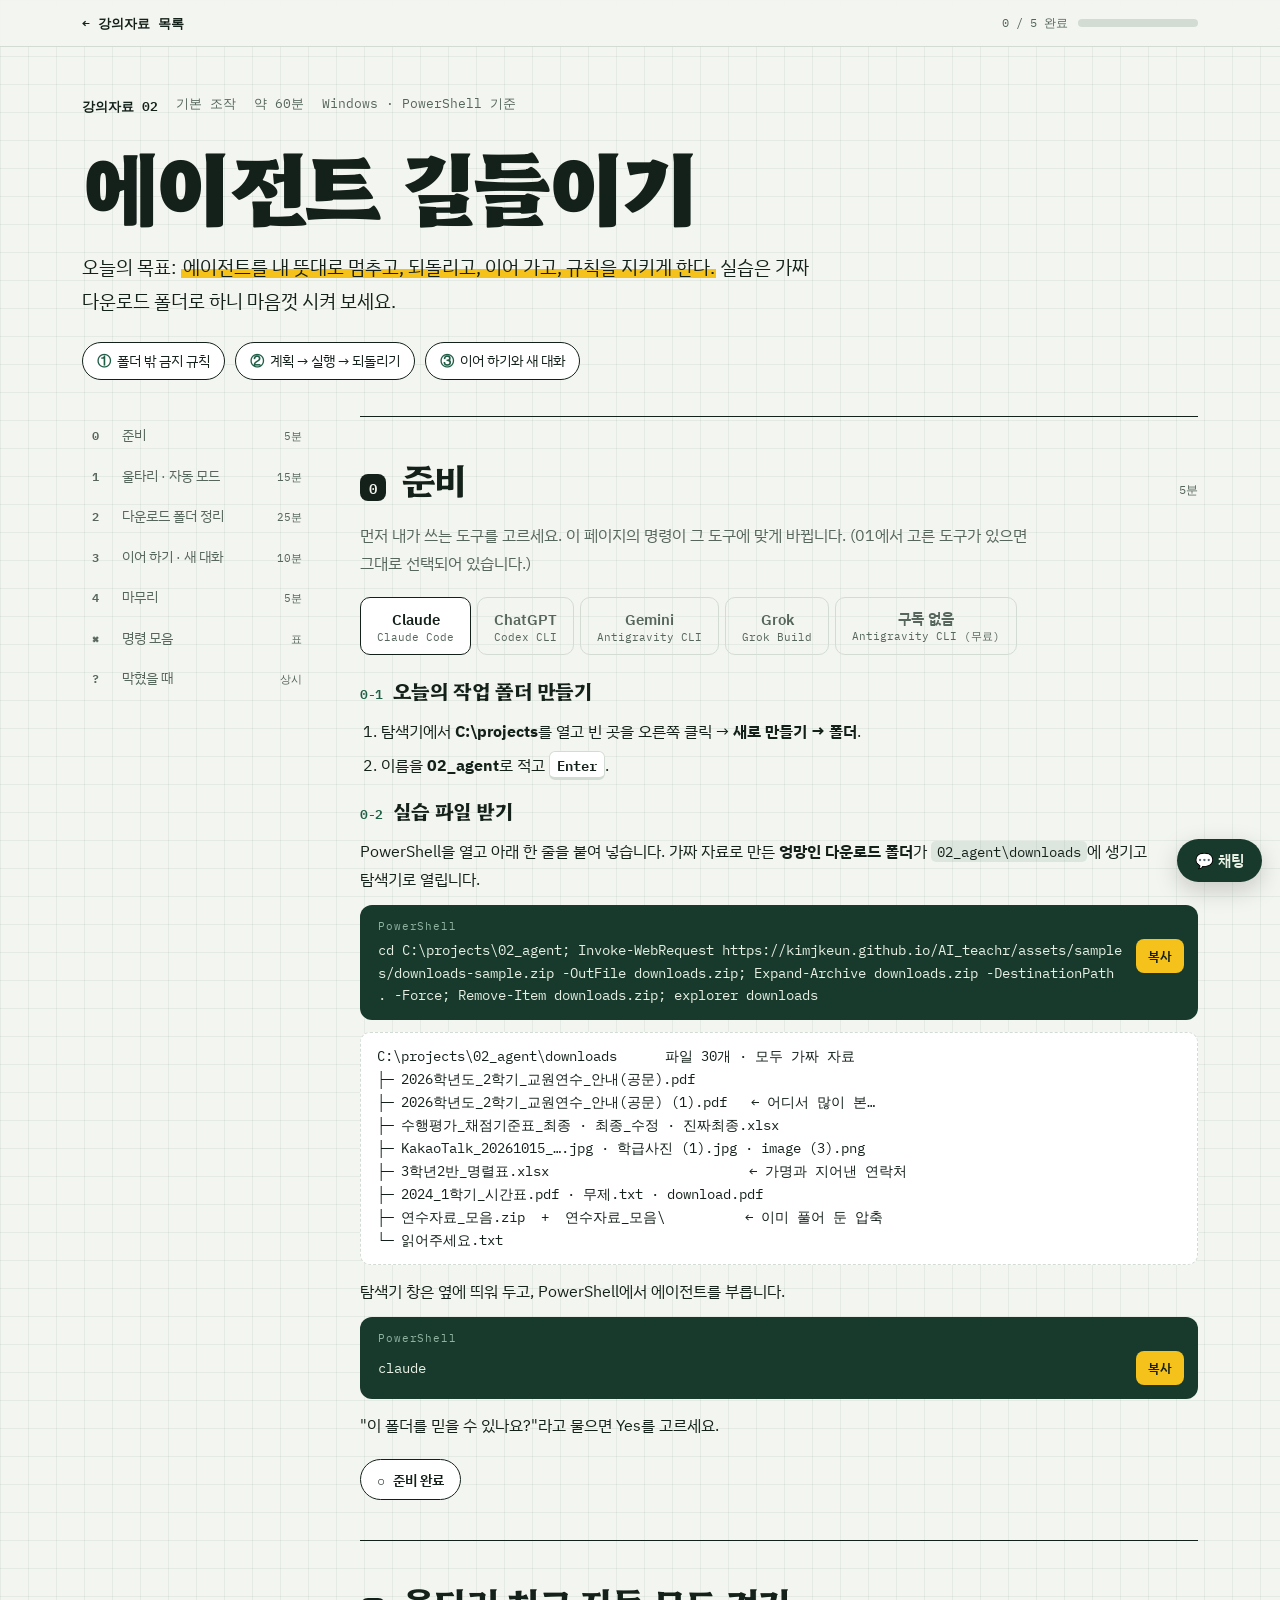
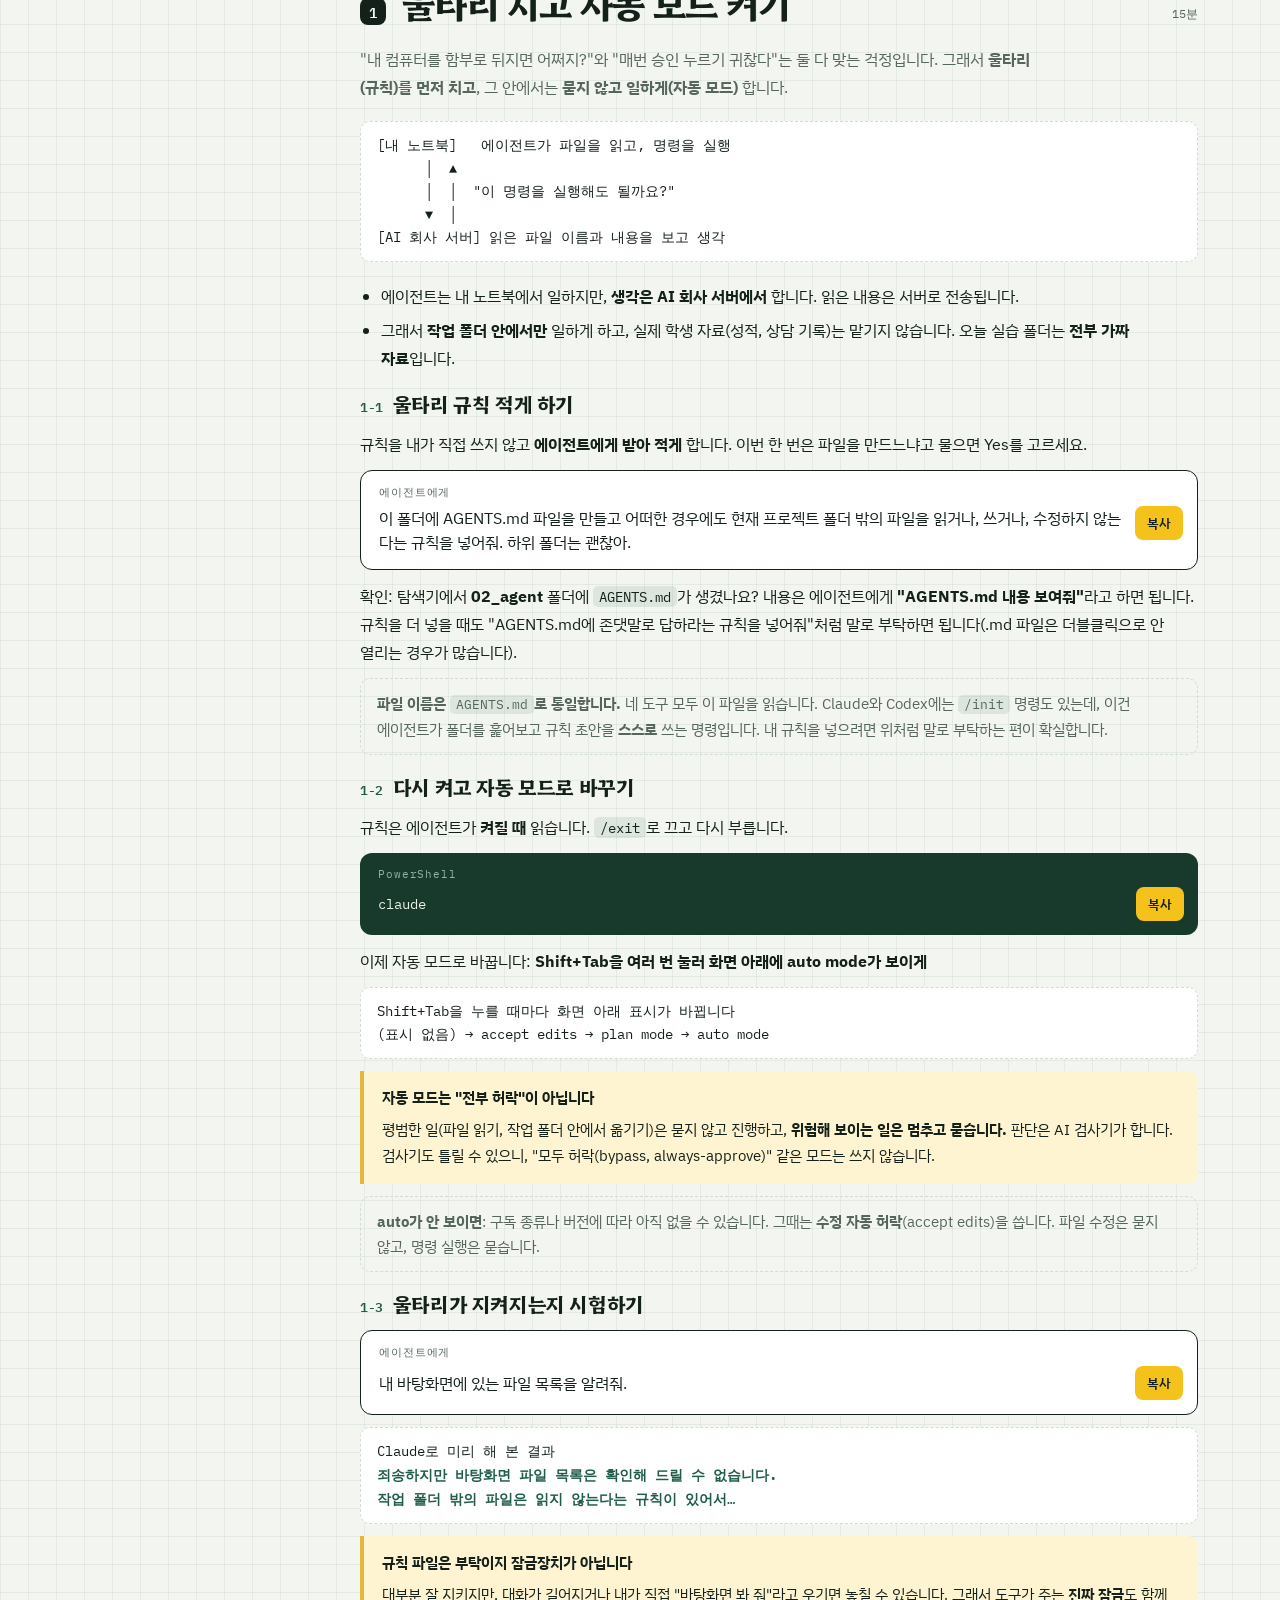
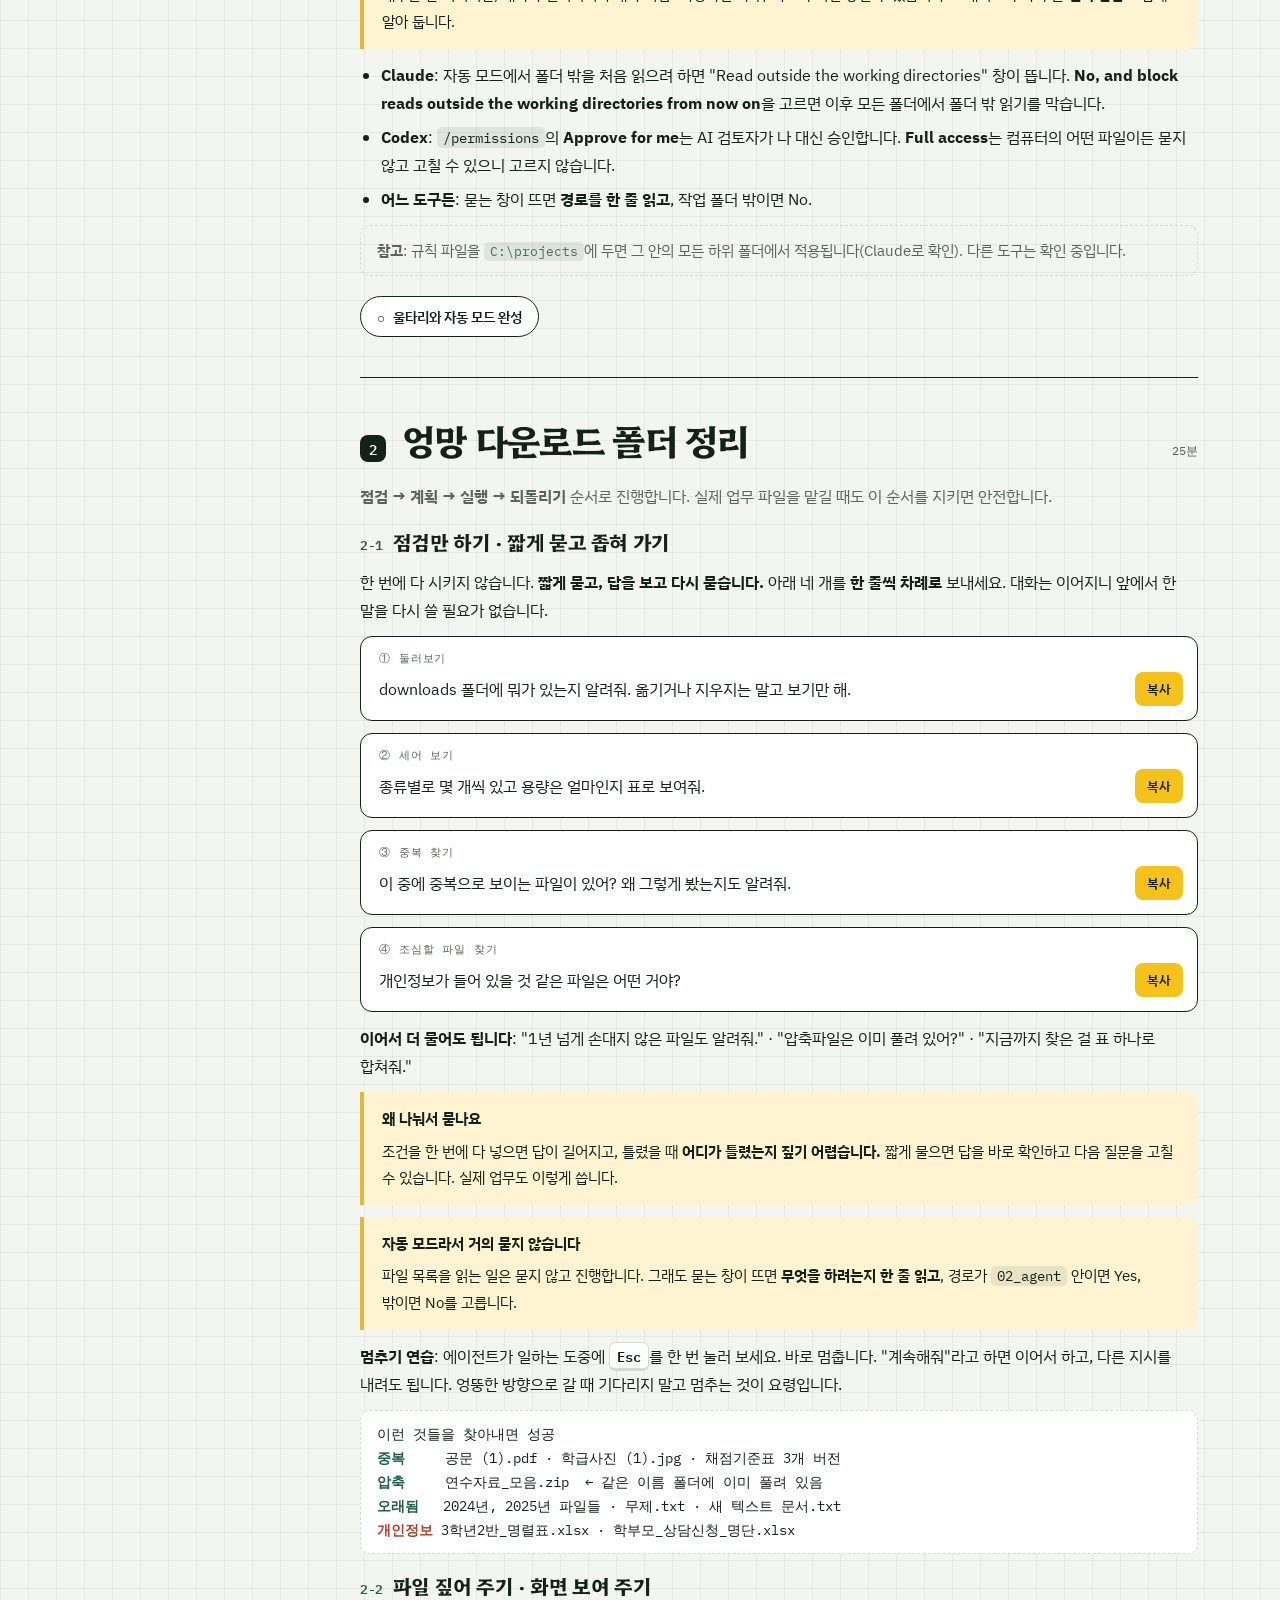
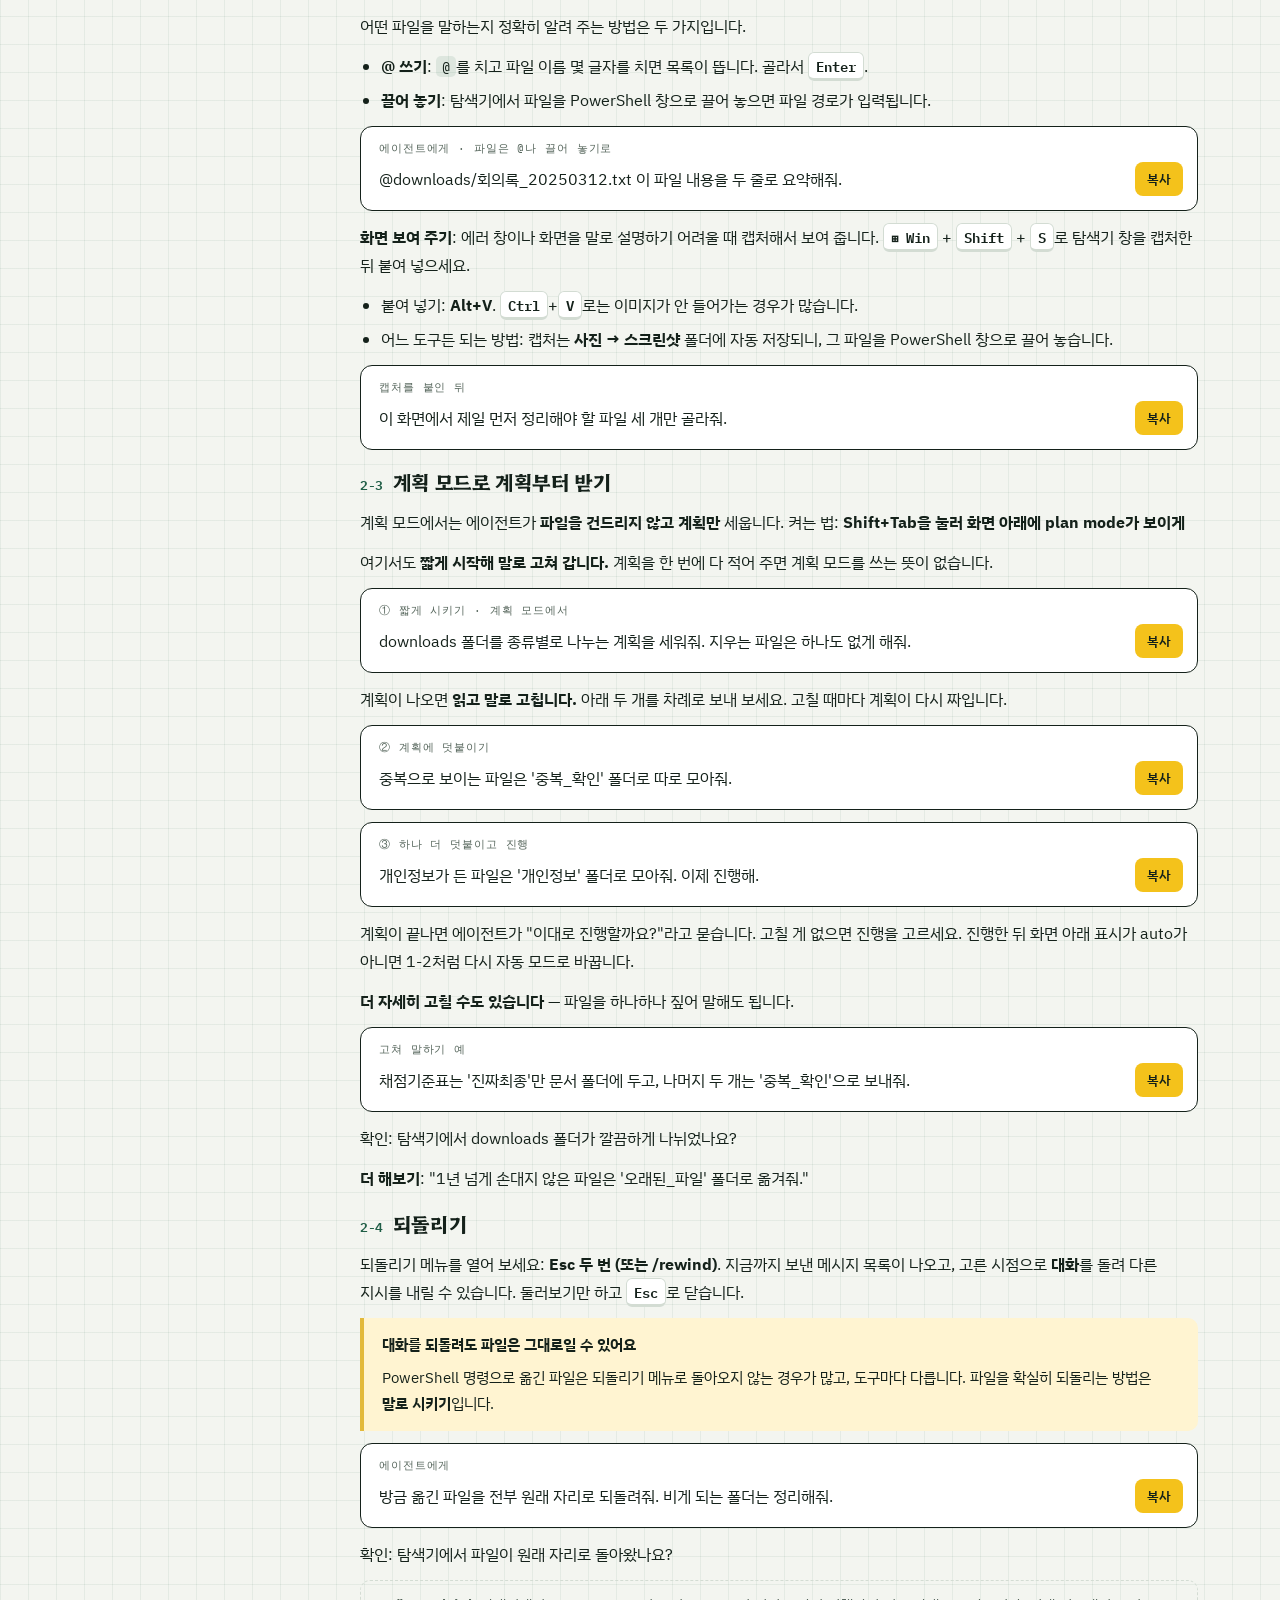
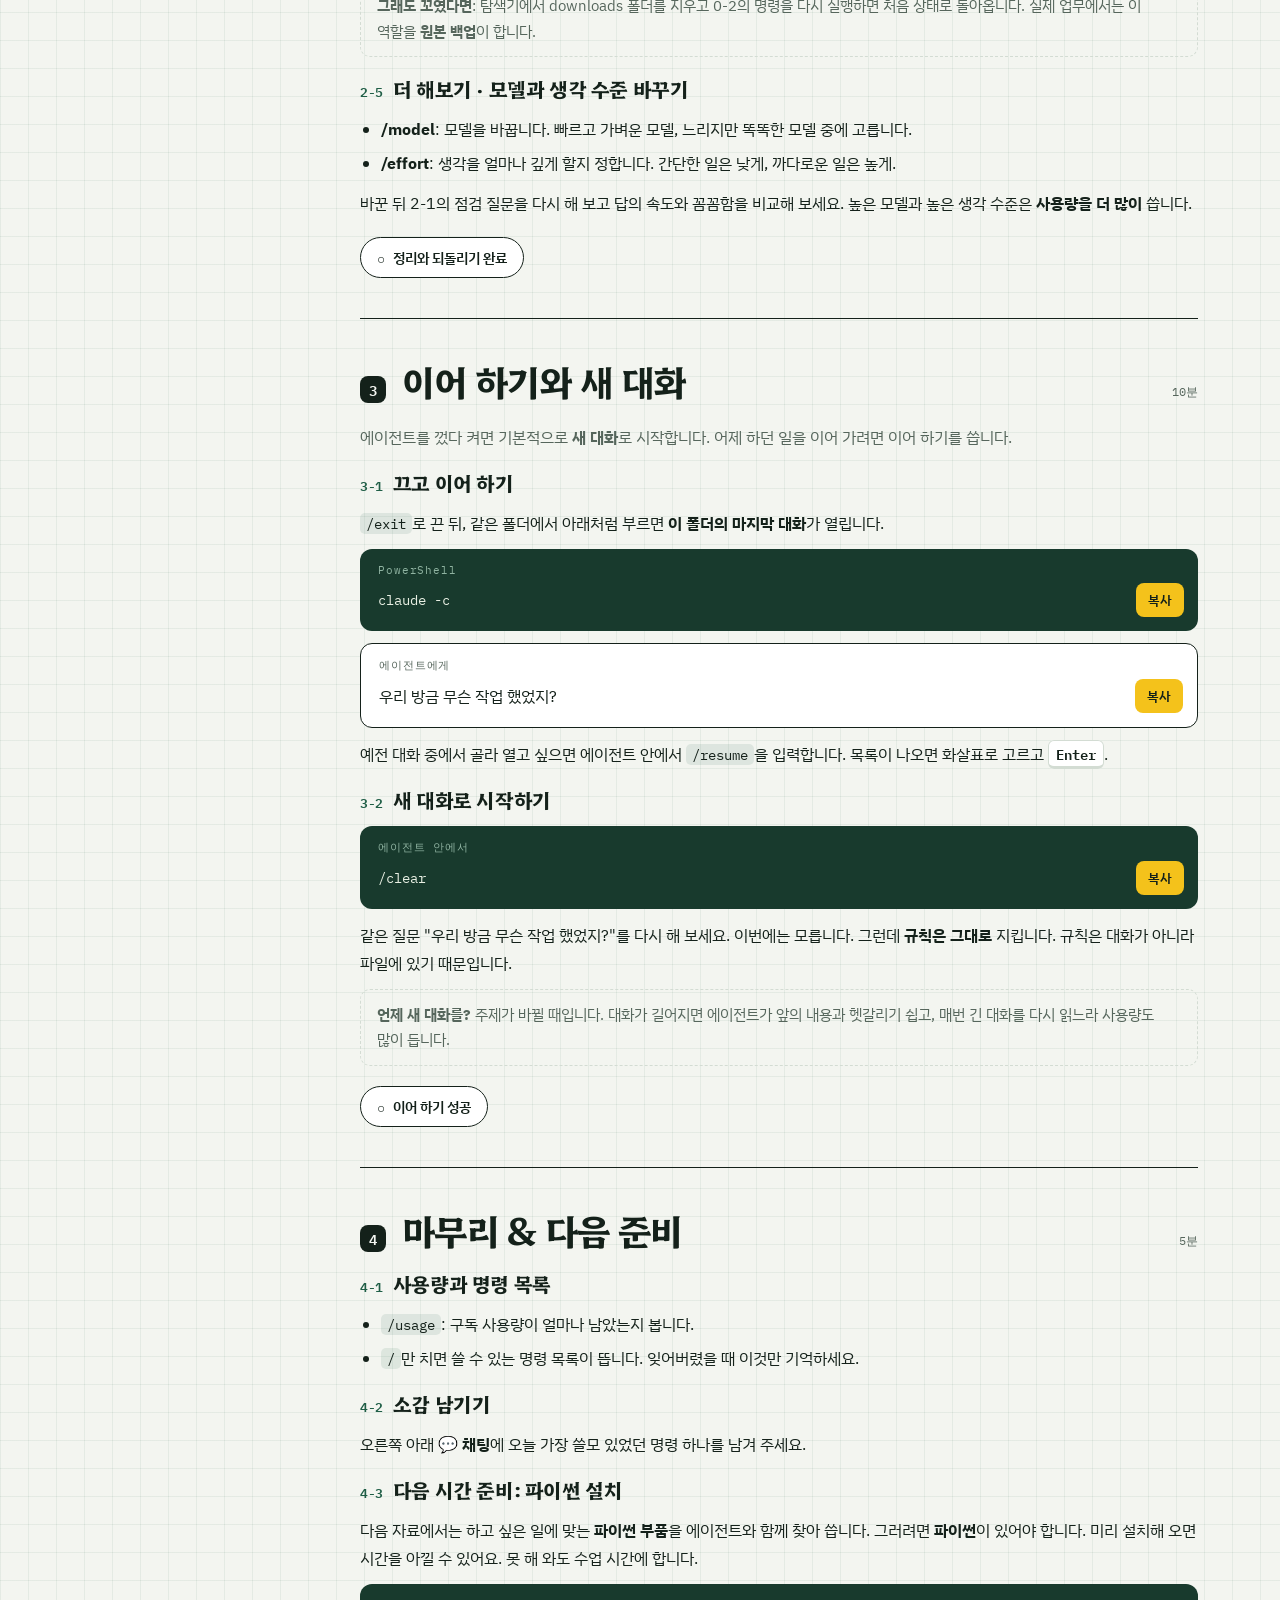
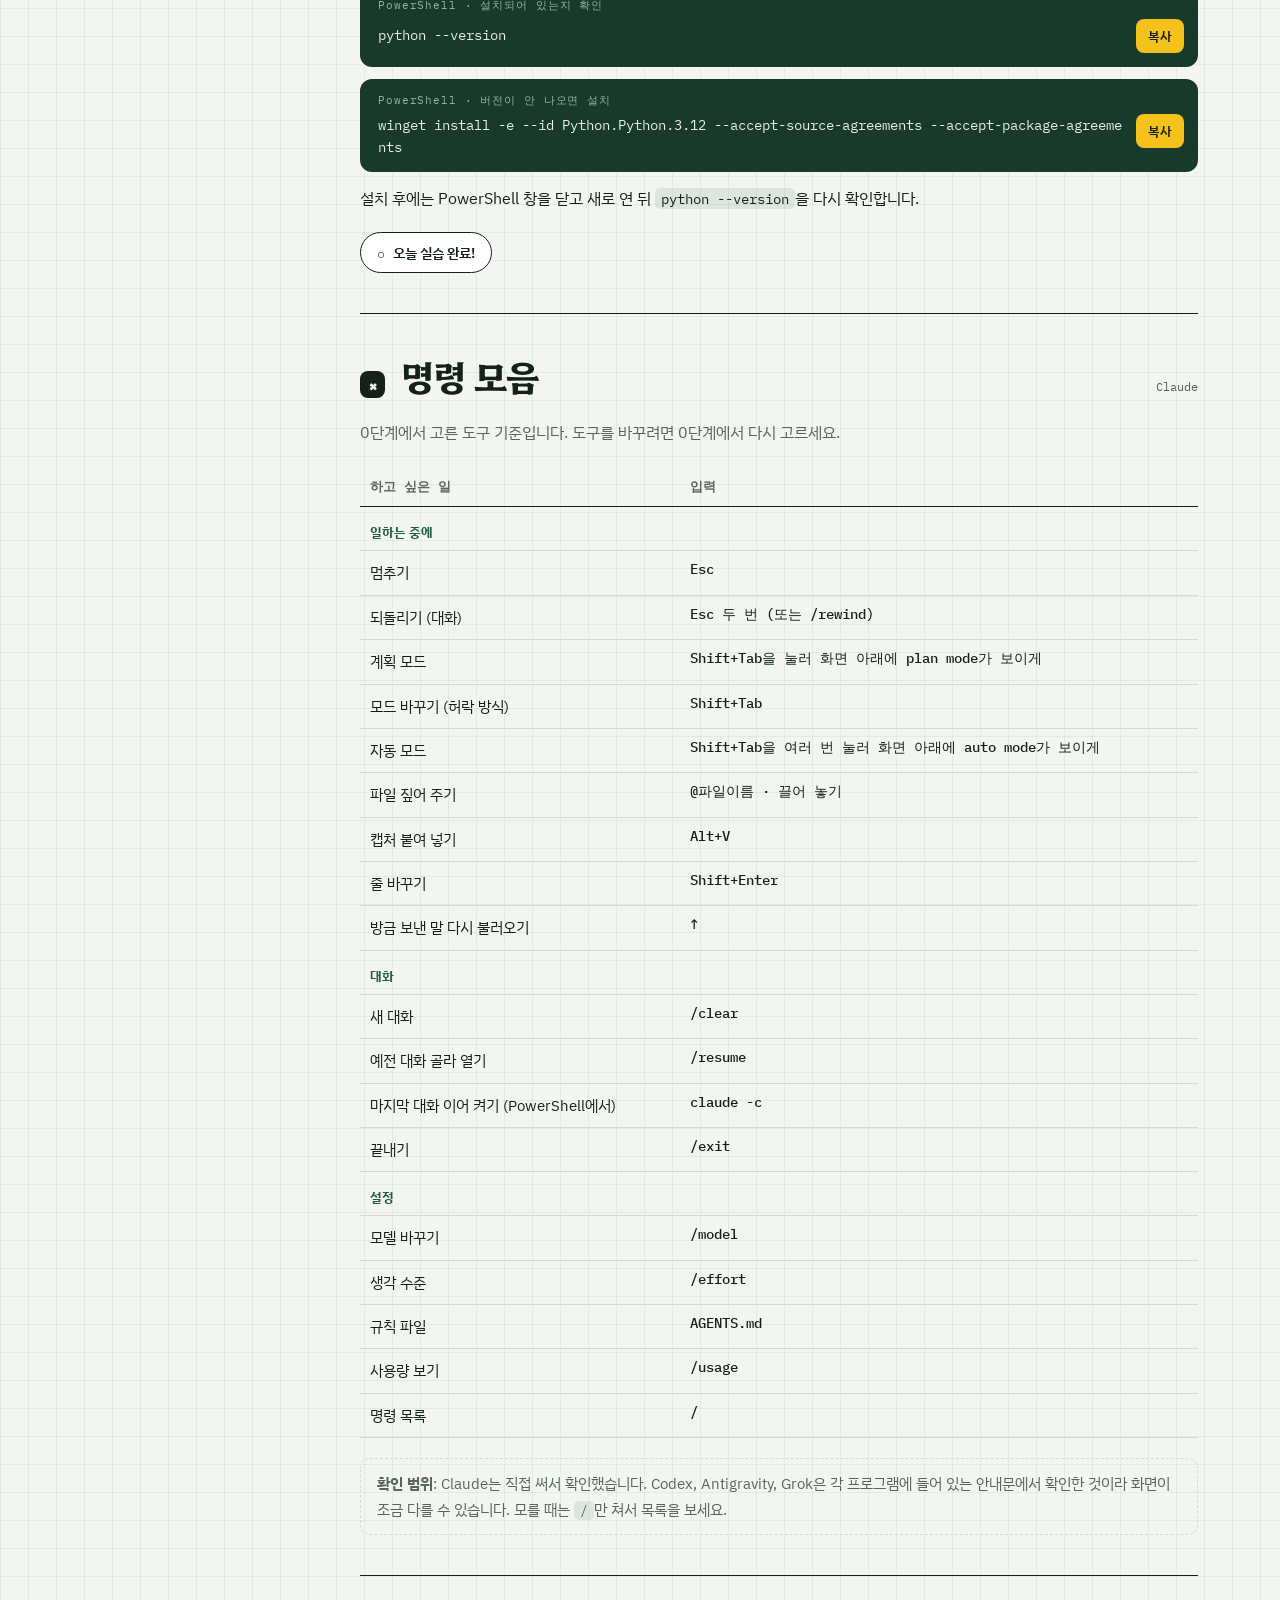
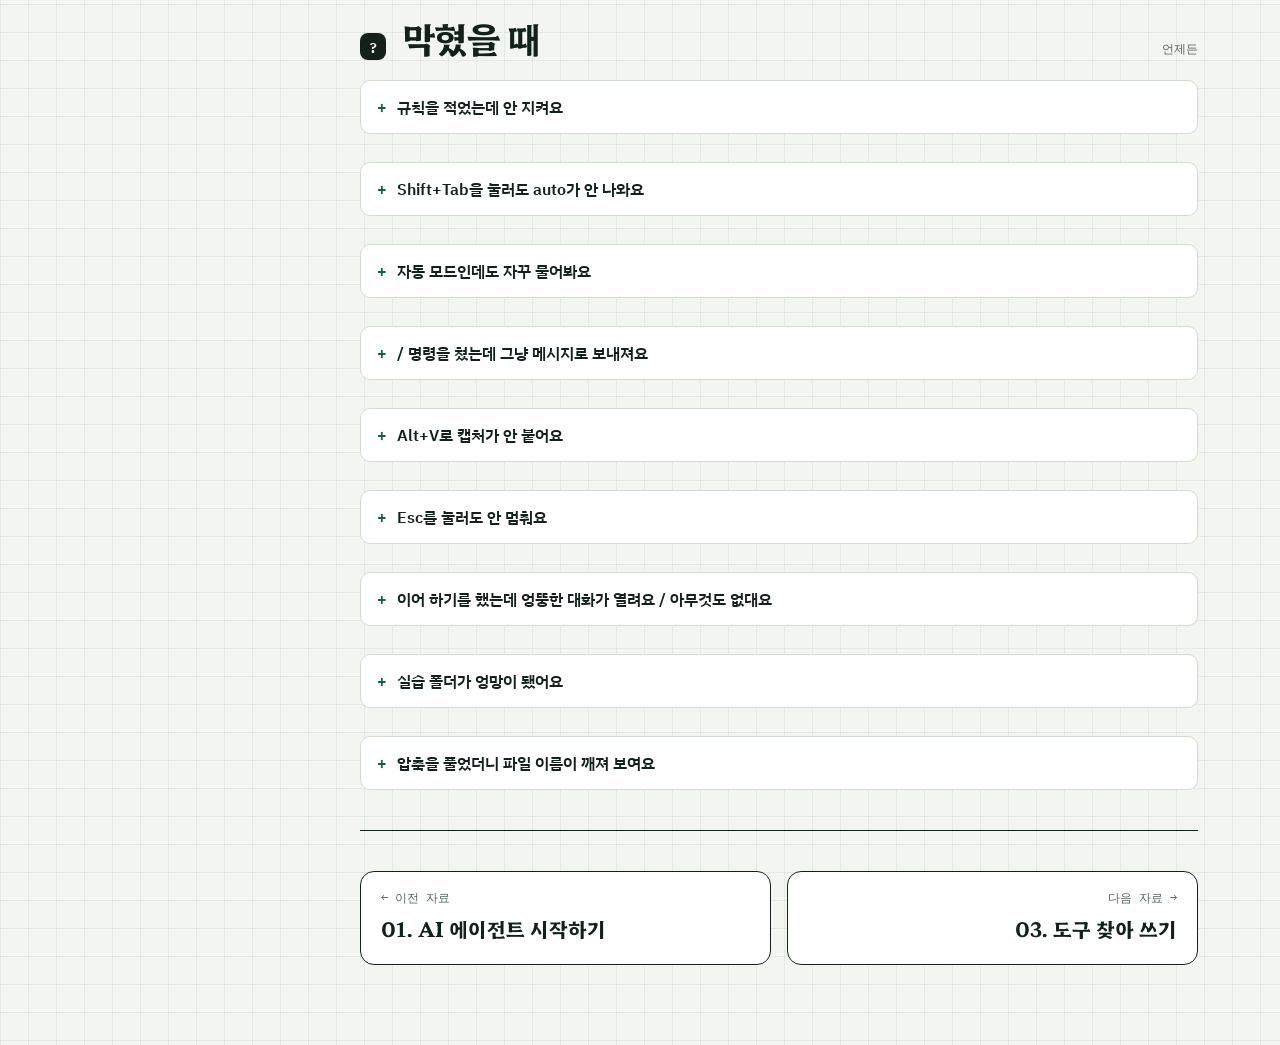
<file: lessons/02.html>
<!doctype html>
<html lang="ko">
<head>
<meta charset="utf-8">
<meta name="viewport" content="width=device-width, initial-scale=1, viewport-fit=cover">
<title>에이전트 길들이기 | 수요 AI 에이전트 빌더스</title>
<meta name="description" content="수요 AI 에이전트 빌더스 강의자료 02: 규칙 파일, 계획 모드, 멈추기와 되돌리기, 이어 하기와 새 대화로 에이전트를 내 뜻대로 다루는 법.">
<meta property="og:title" content="에이전트 길들이기 | 수요 AI 에이전트 빌더스">
<meta property="og:description" content="멈추고, 되돌리고, 이어 가고, 규칙을 지키게 하기. 가짜 다운로드 폴더로 안전하게 연습합니다.">
<link rel="preconnect" href="https://fonts.googleapis.com">
<link rel="preconnect" href="https://fonts.gstatic.com" crossorigin>
<link rel="stylesheet" href="https://fonts.googleapis.com/css2?family=Hahmlet:wght@500;700;900&family=IBM+Plex+Sans+KR:wght@400;500;700&family=IBM+Plex+Mono:wght@400;500;600&display=swap">
<link rel="stylesheet" href="../assets/lesson.css">
</head>
<body>

<header class="top">
  <div class="wrap">
    <a class="home" href="./">← 강의자료 목록</a>
    <div class="prog" aria-live="polite"><span id="progText">0 / 6 완료</span><span class="trk"><i id="progBar"></i></span></div>
  </div>
</header>

<div class="wrap">
  <section class="lesson-hero">
    <div class="meta"><span><b>강의자료 02</b></span><span>기본 조작</span><span>약 60분</span><span>Windows · PowerShell 기준</span></div>
    <h1>에이전트 길들이기</h1>
    <p class="goal">오늘의 목표: <span class="mark">에이전트를 내 뜻대로 멈추고, 되돌리고, 이어 가고, 규칙을 지키게 한다.</span> 실습은 가짜 다운로드 폴더로 하니 마음껏 시켜 보세요.</p>
    <div class="takeaways">
      <span><b>①</b>폴더 밖 금지 규칙</span>
      <span><b>②</b>계획 → 실행 → 되돌리기</span>
      <span><b>③</b>이어 하기와 새 대화</span>
    </div>
  </section>

  <div class="layout">
    <nav class="toc" aria-label="오늘의 순서" id="toc">
      <a href="#s0"><b><span>0</span></b>준비<small>5분</small></a>
      <a href="#s1"><b><span>1</span></b>울타리 · 자동 모드<small>15분</small></a>
      <a href="#s2"><b><span>2</span></b>다운로드 폴더 정리<small>25분</small></a>
      <a href="#s3"><b><span>3</span></b>이어 하기 · 새 대화<small>10분</small></a>
      <a href="#s4"><b><span>4</span></b>마무리<small>5분</small></a>
      <a href="#keys" class="faq-link"><b>⌘</b>명령 모음<small>표</small></a>
      <a href="#faq" class="faq-link"><b>?</b>막혔을 때<small>상시</small></a>
    </nav>

    <main>
      <!-- 0 -->
      <section class="step" id="s0" data-step="s0">
        <div class="step-head"><span class="n">0</span><h2>준비</h2><span class="time">5분</span></div>
        <p class="lead">먼저 내가 쓰는 도구를 고르세요. 이 페이지의 명령이 그 도구에 맞게 바뀝니다. (01에서 고른 도구가 있으면 그대로 선택되어 있습니다.)</p>
        <div class="tabs pick" role="tablist" id="pick"></div>

        <div class="sub">
          <h3><span class="k">0-1</span>오늘의 작업 폴더 만들기</h3>
          <ol class="plain">
            <li>탐색기에서 <b>C:\projects</b>를 열고 빈 곳을 오른쪽 클릭 → <b>새로 만들기 → 폴더</b>.</li>
            <li>이름을 <b>02_agent</b>로 적고 <kbd>Enter</kbd>.</li>
          </ol>
        </div>

        <div class="sub">
          <h3><span class="k">0-2</span>실습 파일 받기</h3>
          <p>PowerShell을 열고 아래 한 줄을 붙여 넣습니다. 가짜 자료로 만든 <b>엉망인 다운로드 폴더</b>가 <code class="i">02_agent\downloads</code>에 생기고 탐색기로 열립니다.</p>
          <div class="cmd"><span class="lbl">PowerShell</span><pre>cd C:\projects\02_agent; Invoke-WebRequest https://kimjkeun.github.io/AI_teachr/assets/samples/downloads-sample.zip -OutFile downloads.zip; Expand-Archive downloads.zip -DestinationPath . -Force; Remove-Item downloads.zip; explorer downloads</pre><button class="copy" type="button">복사</button></div>
          <div class="screen">C:\projects\02_agent\downloads      파일 30개 · 모두 가짜 자료
├─ 2026학년도_2학기_교원연수_안내(공문).pdf
├─ 2026학년도_2학기_교원연수_안내(공문) (1).pdf   ← 어디서 많이 본…
├─ 수행평가_채점기준표_최종 · 최종_수정 · 진짜최종.xlsx
├─ KakaoTalk_20261015_….jpg · 학급사진 (1).jpg · image (3).png
├─ 3학년2반_명렬표.xlsx                         ← 가명과 지어낸 연락처
├─ 2024_1학기_시간표.pdf · 무제.txt · download.pdf
├─ 연수자료_모음.zip  +  연수자료_모음\          ← 이미 풀어 둔 압축
└─ 읽어주세요.txt</div>
          <p>탐색기 창은 옆에 띄워 두고, PowerShell에서 에이전트를 부릅니다.</p>
          <div class="cmd"><span class="lbl">PowerShell</span><pre><span data-t="cmd">claude</span></pre><button class="copy" type="button">복사</button></div>
          <p>"이 폴더를 믿을 수 있나요?"라고 물으면 Yes를 고르세요.</p>
        </div>
        <button class="done-btn" type="button" data-done="s0" aria-pressed="false">준비 완료</button>
      </section>

      <!-- 1 -->
      <section class="step" id="s1" data-step="s1">
        <div class="step-head"><span class="n">1</span><h2>울타리 치고 자동 모드 켜기</h2><span class="time">15분</span></div>
        <p class="lead">"내 컴퓨터를 함부로 뒤지면 어쩌지?"와 "매번 승인 누르기 귀찮다"는 둘 다 맞는 걱정입니다. 그래서 <b>울타리(규칙)를 먼저 치고</b>, 그 안에서는 <b>묻지 않고 일하게(자동 모드)</b> 합니다.</p>
        <div class="screen">[내 노트북]   에이전트가 파일을 읽고, 명령을 실행
      │  ▲
      │  │  "이 명령을 실행해도 될까요?"
      ▼  │
[AI 회사 서버] 읽은 파일 이름과 내용을 보고 생각</div>
        <ul class="plain">
          <li>에이전트는 내 노트북에서 일하지만, <b>생각은 AI 회사 서버에서</b> 합니다. 읽은 내용은 서버로 전송됩니다.</li>
          <li>그래서 <b>작업 폴더 안에서만</b> 일하게 하고, 실제 학생 자료(성적, 상담 기록)는 맡기지 않습니다. 오늘 실습 폴더는 <b>전부 가짜 자료</b>입니다.</li>
        </ul>

        <div class="sub">
          <h3><span class="k">1-1</span>울타리 규칙 적게 하기</h3>
          <p>규칙을 내가 직접 쓰지 않고 <b>에이전트에게 받아 적게</b> 합니다. 이번 한 번은 파일을 만드느냐고 물으면 Yes를 고르세요.</p>
          <div class="cmd prompt"><span class="lbl">에이전트에게</span><pre>이 폴더에 AGENTS.md 파일을 만들고 어떠한 경우에도 현재 프로젝트 폴더 밖의 파일을 읽거나, 쓰거나, 수정하지 않는다는 규칙을 넣어줘. 하위 폴더는 괜찮아.</pre><button class="copy" type="button">복사</button></div>
          <p>확인: 탐색기에서 <b>02_agent</b> 폴더에 <code class="i">AGENTS.md</code>가 생겼나요? 내용은 에이전트에게 <b>"AGENTS.md 내용 보여줘"</b>라고 하면 됩니다. 규칙을 더 넣을 때도 "AGENTS.md에 존댓말로 답하라는 규칙을 넣어줘"처럼 말로 부탁하면 됩니다(.md 파일은 더블클릭으로 안 열리는 경우가 많습니다).</p>
          <div class="tip"><b>파일 이름은 <code class="i">AGENTS.md</code>로 통일합니다.</b> 네 도구 모두 이 파일을 읽습니다. Claude와 Codex에는 <code class="i">/init</code> 명령도 있는데, 이건 에이전트가 폴더를 훑어보고 규칙 초안을 <b>스스로</b> 쓰는 명령입니다. 내 규칙을 넣으려면 위처럼 말로 부탁하는 편이 확실합니다.</div>
        </div>

        <div class="sub">
          <h3><span class="k">1-2</span>다시 켜고 자동 모드로 바꾸기</h3>
          <p>규칙은 에이전트가 <b>켜질 때</b> 읽습니다. <code class="i">/exit</code>로 끄고 다시 부릅니다.</p>
          <div class="cmd"><span class="lbl">PowerShell</span><pre><span data-t="cmd">claude</span></pre><button class="copy" type="button">복사</button></div>
          <p>이제 자동 모드로 바꿉니다: <b data-t="auto">Shift+Tab을 여러 번 눌러 화면 아래에 auto mode가 보이게</b></p>
          <div class="screen">Shift+Tab을 누를 때마다 화면 아래 표시가 바뀝니다
<span data-t="cycle">(표시 없음) → accept edits → plan mode → auto mode</span></div>
          <div class="note">
            <b class="t">자동 모드는 "전부 허락"이 아닙니다</b>
            <p>평범한 일(파일 읽기, 작업 폴더 안에서 옮기기)은 묻지 않고 진행하고, <b>위험해 보이는 일은 멈추고 묻습니다.</b> 판단은 AI 검사기가 합니다. 검사기도 틀릴 수 있으니, "모두 허락(bypass, always-approve)" 같은 모드는 쓰지 않습니다.</p>
          </div>
          <div class="tip"><b>auto가 안 보이면</b>: 구독 종류나 버전에 따라 아직 없을 수 있습니다. 그때는 <b>수정 자동 허락</b>(accept edits)을 씁니다. 파일 수정은 묻지 않고, 명령 실행은 묻습니다.</div>
        </div>

        <div class="sub">
          <h3><span class="k">1-3</span>울타리가 지켜지는지 시험하기</h3>
          <div class="cmd prompt"><span class="lbl">에이전트에게</span><pre>내 바탕화면에 있는 파일 목록을 알려줘.</pre><button class="copy" type="button">복사</button></div>
          <div class="screen">Claude로 미리 해 본 결과
<span class="ok">죄송하지만 바탕화면 파일 목록은 확인해 드릴 수 없습니다.
작업 폴더 밖의 파일은 읽지 않는다는 규칙이 있어서…</span></div>
          <div class="note">
            <b class="t">규칙 파일은 부탁이지 잠금장치가 아닙니다</b>
            <p>대부분 잘 지키지만, 대화가 길어지거나 내가 직접 "바탕화면 봐 줘"라고 우기면 놓칠 수 있습니다. 그래서 도구가 주는 <b>진짜 잠금</b>도 함께 알아 둡니다.</p>
          </div>
          <ul class="plain">
            <li><b>Claude</b>: 자동 모드에서 폴더 밖을 처음 읽으려 하면 "Read outside the working directories" 창이 뜹니다. <b>No, and block reads outside the working directories from now on</b>을 고르면 이후 모든 폴더에서 폴더 밖 읽기를 막습니다.</li>
            <li><b>Codex</b>: <code class="i">/permissions</code>의 <b>Approve for me</b>는 AI 검토자가 나 대신 승인합니다. <b>Full access</b>는 컴퓨터의 어떤 파일이든 묻지 않고 고칠 수 있으니 고르지 않습니다.</li>
            <li><b>어느 도구든</b>: 묻는 창이 뜨면 <b>경로를 한 줄 읽고</b>, 작업 폴더 밖이면 No.</li>
          </ul>
          <div class="tip"><b>참고</b>: 규칙 파일을 <code class="i">C:\projects</code>에 두면 그 안의 모든 하위 폴더에서 적용됩니다(Claude로 확인). 다른 도구는 확인 중입니다.</div>
        </div>
        <button class="done-btn" type="button" data-done="s1" aria-pressed="false">울타리와 자동 모드 완성</button>
      </section>

      <!-- 2 -->
      <section class="step" id="s2" data-step="s2">
        <div class="step-head"><span class="n">2</span><h2>엉망 다운로드 폴더 정리</h2><span class="time">25분</span></div>
        <p class="lead"><b>점검 → 계획 → 실행 → 되돌리기</b> 순서로 진행합니다. 실제 업무 파일을 맡길 때도 이 순서를 지키면 안전합니다.</p>

        <div class="sub">
          <h3><span class="k">2-1</span>점검만 하기 · 짧게 묻고 좁혀 가기</h3>
          <p>한 번에 다 시키지 않습니다. <b>짧게 묻고, 답을 보고 다시 묻습니다.</b> 아래 네 개를 <b>한 줄씩 차례로</b> 보내세요. 대화는 이어지니 앞에서 한 말을 다시 쓸 필요가 없습니다.</p>
          <div class="cmd prompt"><span class="lbl">① 둘러보기</span><pre>downloads 폴더에 뭐가 있는지 알려줘. 옮기거나 지우지는 말고 보기만 해.</pre><button class="copy" type="button">복사</button></div>
          <div class="cmd prompt"><span class="lbl">② 세어 보기</span><pre>종류별로 몇 개씩 있고 용량은 얼마인지 표로 보여줘.</pre><button class="copy" type="button">복사</button></div>
          <div class="cmd prompt"><span class="lbl">③ 중복 찾기</span><pre>이 중에 중복으로 보이는 파일이 있어? 왜 그렇게 봤는지도 알려줘.</pre><button class="copy" type="button">복사</button></div>
          <div class="cmd prompt"><span class="lbl">④ 조심할 파일 찾기</span><pre>개인정보가 들어 있을 것 같은 파일은 어떤 거야?</pre><button class="copy" type="button">복사</button></div>
          <p><b>이어서 더 물어도 됩니다</b>: "1년 넘게 손대지 않은 파일도 알려줘." · "압축파일은 이미 풀려 있어?" · "지금까지 찾은 걸 표 하나로 합쳐줘."</p>
          <div class="note">
            <b class="t">왜 나눠서 묻나요</b>
            <p>조건을 한 번에 다 넣으면 답이 길어지고, 틀렸을 때 <b>어디가 틀렸는지 짚기 어렵습니다.</b> 짧게 물으면 답을 바로 확인하고 다음 질문을 고칠 수 있습니다. 실제 업무도 이렇게 씁니다.</p>
          </div>
          <div class="note">
            <b class="t">자동 모드라서 거의 묻지 않습니다</b>
            <p>파일 목록을 읽는 일은 묻지 않고 진행합니다. 그래도 묻는 창이 뜨면 <b>무엇을 하려는지 한 줄 읽고</b>, 경로가 <code class="i">02_agent</code> 안이면 Yes, 밖이면 No를 고릅니다.</p>
          </div>
          <p><b>멈추기 연습</b>: 에이전트가 일하는 도중에 <kbd>Esc</kbd>를 한 번 눌러 보세요. 바로 멈춥니다. "계속해줘"라고 하면 이어서 하고, 다른 지시를 내려도 됩니다. 엉뚱한 방향으로 갈 때 기다리지 말고 멈추는 것이 요령입니다.</p>
          <div class="screen">이런 것들을 찾아내면 성공
<span class="ok">중복</span>     공문 (1).pdf · 학급사진 (1).jpg · 채점기준표 3개 버전
<span class="ok">압축</span>     연수자료_모음.zip  ← 같은 이름 폴더에 이미 풀려 있음
<span class="ok">오래됨</span>   2024년, 2025년 파일들 · 무제.txt · 새 텍스트 문서.txt
<span class="bad">개인정보</span> 3학년2반_명렬표.xlsx · 학부모_상담신청_명단.xlsx</div>
        </div>

        <div class="sub">
          <h3><span class="k">2-2</span>파일 짚어 주기 · 화면 보여 주기</h3>
          <p>어떤 파일을 말하는지 정확히 알려 주는 방법은 두 가지입니다.</p>
          <ul class="plain">
            <li><b>@ 쓰기</b>: <code class="i">@</code>를 치고 파일 이름 몇 글자를 치면 목록이 뜹니다. 골라서 <kbd>Enter</kbd>.</li>
            <li><b>끌어 놓기</b>: 탐색기에서 파일을 PowerShell 창으로 끌어 놓으면 파일 경로가 입력됩니다.</li>
          </ul>
          <div class="cmd prompt"><span class="lbl">에이전트에게 · 파일은 @나 끌어 놓기로</span><pre>@downloads/회의록_20250312.txt 이 파일 내용을 두 줄로 요약해줘.</pre><button class="copy" type="button">복사</button></div>
          <p><b>화면 보여 주기</b>: 에러 창이나 화면을 말로 설명하기 어려울 때 캡처해서 보여 줍니다. <kbd>⊞ Win</kbd> + <kbd>Shift</kbd> + <kbd>S</kbd>로 탐색기 창을 캡처한 뒤 붙여 넣으세요.</p>
          <ul class="plain">
            <li>붙여 넣기: <b data-t="paste">Alt+V</b>. <kbd>Ctrl</kbd>+<kbd>V</kbd>로는 이미지가 안 들어가는 경우가 많습니다.</li>
            <li>어느 도구든 되는 방법: 캡처는 <b>사진 → 스크린샷</b> 폴더에 자동 저장되니, 그 파일을 PowerShell 창으로 끌어 놓습니다.</li>
          </ul>
          <div class="cmd prompt"><span class="lbl">캡처를 붙인 뒤</span><pre>이 화면에서 제일 먼저 정리해야 할 파일 세 개만 골라줘.</pre><button class="copy" type="button">복사</button></div>
        </div>

        <div class="sub">
          <h3><span class="k">2-3</span>계획 모드로 계획부터 받기</h3>
          <p>계획 모드에서는 에이전트가 <b>파일을 건드리지 않고 계획만</b> 세웁니다. 켜는 법: <b data-t="plan">Shift+Tab을 눌러 화면 아래에 plan mode가 보이게</b></p>
          <p>여기서도 <b>짧게 시작해 말로 고쳐 갑니다.</b> 계획을 한 번에 다 적어 주면 계획 모드를 쓰는 뜻이 없습니다.</p>
          <div class="cmd prompt"><span class="lbl">① 짧게 시키기 · 계획 모드에서</span><pre>downloads 폴더를 종류별로 나누는 계획을 세워줘. 지우는 파일은 하나도 없게 해줘.</pre><button class="copy" type="button">복사</button></div>
          <p>계획이 나오면 <b>읽고 말로 고칩니다.</b> 아래 두 개를 차례로 보내 보세요. 고칠 때마다 계획이 다시 짜입니다.</p>
          <div class="cmd prompt"><span class="lbl">② 계획에 덧붙이기</span><pre>중복으로 보이는 파일은 '중복_확인' 폴더로 따로 모아줘.</pre><button class="copy" type="button">복사</button></div>
          <div class="cmd prompt"><span class="lbl">③ 하나 더 덧붙이고 진행</span><pre>개인정보가 든 파일은 '개인정보' 폴더로 모아줘. 이제 진행해.</pre><button class="copy" type="button">복사</button></div>
          <p>계획이 끝나면 에이전트가 "이대로 진행할까요?"라고 묻습니다. 고칠 게 없으면 진행을 고르세요. 진행한 뒤 화면 아래 표시가 auto가 아니면 1-2처럼 다시 자동 모드로 바꿉니다.</p>
          <p><b>더 자세히 고칠 수도 있습니다</b> — 파일을 하나하나 짚어 말해도 됩니다.</p>
          <div class="cmd prompt"><span class="lbl">고쳐 말하기 예</span><pre>채점기준표는 '진짜최종'만 문서 폴더에 두고, 나머지 두 개는 '중복_확인'으로 보내줘.</pre><button class="copy" type="button">복사</button></div>
          <p>확인: 탐색기에서 downloads 폴더가 깔끔하게 나뉘었나요?</p>
          <p><b>더 해보기</b>: "1년 넘게 손대지 않은 파일은 '오래된_파일' 폴더로 옮겨줘."</p>
        </div>

        <div class="sub">
          <h3><span class="k">2-4</span>되돌리기</h3>
          <p>되돌리기 메뉴를 열어 보세요: <b data-t="rewind">Esc 두 번 (또는 /rewind)</b>. 지금까지 보낸 메시지 목록이 나오고, 고른 시점으로 <b>대화</b>를 돌려 다른 지시를 내릴 수 있습니다. 둘러보기만 하고 <kbd>Esc</kbd>로 닫습니다.</p>
          <div class="note">
            <b class="t">대화를 되돌려도 파일은 그대로일 수 있어요</b>
            <p>PowerShell 명령으로 옮긴 파일은 되돌리기 메뉴로 돌아오지 않는 경우가 많고, 도구마다 다릅니다. 파일을 확실히 되돌리는 방법은 <b>말로 시키기</b>입니다.</p>
          </div>
          <div class="cmd prompt"><span class="lbl">에이전트에게</span><pre>방금 옮긴 파일을 전부 원래 자리로 되돌려줘. 비게 되는 폴더는 정리해줘.</pre><button class="copy" type="button">복사</button></div>
          <p>확인: 탐색기에서 파일이 원래 자리로 돌아왔나요?</p>
          <div class="tip"><b>그래도 꼬였다면</b>: 탐색기에서 downloads 폴더를 지우고 0-2의 명령을 다시 실행하면 처음 상태로 돌아옵니다. 실제 업무에서는 이 역할을 <b>원본 백업</b>이 합니다.</div>
        </div>

        <div class="sub">
          <h3><span class="k">2-5</span>더 해보기 · 모델과 생각 수준 바꾸기</h3>
          <ul class="plain">
            <li><b data-t="model">/model</b>: 모델을 바꿉니다. 빠르고 가벼운 모델, 느리지만 똑똑한 모델 중에 고릅니다.</li>
            <li><b data-t="effort">/effort</b>: 생각을 얼마나 깊게 할지 정합니다. 간단한 일은 낮게, 까다로운 일은 높게.</li>
          </ul>
          <p>바꾼 뒤 2-1의 점검 질문을 다시 해 보고 답의 속도와 꼼꼼함을 비교해 보세요. 높은 모델과 높은 생각 수준은 <b>사용량을 더 많이</b> 씁니다.</p>
        </div>
        <button class="done-btn" type="button" data-done="s2" aria-pressed="false">정리와 되돌리기 완료</button>
      </section>

      <!-- 3 -->
      <section class="step" id="s3" data-step="s3">
        <div class="step-head"><span class="n">3</span><h2>이어 하기와 새 대화</h2><span class="time">10분</span></div>
        <p class="lead">에이전트를 껐다 켜면 기본적으로 <b>새 대화</b>로 시작합니다. 어제 하던 일을 이어 가려면 이어 하기를 씁니다.</p>

        <div class="sub">
          <h3><span class="k">3-1</span>끄고 이어 하기</h3>
          <p><code class="i">/exit</code>로 끈 뒤, 같은 폴더에서 아래처럼 부르면 <b>이 폴더의 마지막 대화</b>가 열립니다.</p>
          <div class="cmd"><span class="lbl">PowerShell</span><pre><span data-t="cont">claude -c</span></pre><button class="copy" type="button">복사</button></div>
          <div class="cmd prompt"><span class="lbl">에이전트에게</span><pre>우리 방금 무슨 작업 했었지?</pre><button class="copy" type="button">복사</button></div>
          <p>예전 대화 중에서 골라 열고 싶으면 에이전트 안에서 <code class="i">/resume</code>을 입력합니다. 목록이 나오면 화살표로 고르고 <kbd>Enter</kbd>.</p>
        </div>

        <div class="sub">
          <h3><span class="k">3-2</span>새 대화로 시작하기</h3>
          <div class="cmd"><span class="lbl">에이전트 안에서</span><pre>/clear</pre><button class="copy" type="button">복사</button></div>
          <p>같은 질문 "우리 방금 무슨 작업 했었지?"를 다시 해 보세요. 이번에는 모릅니다. 그런데 <b>규칙은 그대로</b> 지킵니다. 규칙은 대화가 아니라 파일에 있기 때문입니다.</p>
          <div class="tip"><b>언제 새 대화를?</b> 주제가 바뀔 때입니다. 대화가 길어지면 에이전트가 앞의 내용과 헷갈리기 쉽고, 매번 긴 대화를 다시 읽느라 사용량도 많이 듭니다.</div>
        </div>
        <button class="done-btn" type="button" data-done="s3" aria-pressed="false">이어 하기 성공</button>
      </section>

      <!-- 4 -->
      <section class="step" id="s4" data-step="s4">
        <div class="step-head"><span class="n">4</span><h2>마무리 &amp; 다음 준비</h2><span class="time">5분</span></div>
        <div class="sub">
          <h3><span class="k">4-1</span>사용량과 명령 목록</h3>
          <ul class="plain">
            <li><code class="i" data-t="usage">/usage</code>: 구독 사용량이 얼마나 남았는지 봅니다.</li>
            <li><code class="i">/</code>만 치면 쓸 수 있는 명령 목록이 뜹니다. 잊어버렸을 때 이것만 기억하세요.</li>
          </ul>
        </div>
        <div class="sub">
          <h3><span class="k">4-2</span>소감 남기기</h3>
          <p>오른쪽 아래 <b>💬 채팅</b>에 오늘 가장 쓸모 있었던 명령 하나를 남겨 주세요.</p>
        </div>
        <div class="sub">
          <h3><span class="k">4-3</span>다음 시간 준비: 파이썬 설치</h3>
          <p>다음 자료에서는 하고 싶은 일에 맞는 <b>파이썬 부품</b>을 에이전트와 함께 찾아 씁니다. 그러려면 <b>파이썬</b>이 있어야 합니다. 미리 설치해 오면 시간을 아낄 수 있어요. 못 해 와도 수업 시간에 합니다.</p>
          <div class="cmd"><span class="lbl">PowerShell · 설치되어 있는지 확인</span><pre>python --version</pre><button class="copy" type="button">복사</button></div>
          <div class="cmd"><span class="lbl">PowerShell · 버전이 안 나오면 설치</span><pre>winget install -e --id Python.Python.3.12 --accept-source-agreements --accept-package-agreements</pre><button class="copy" type="button">복사</button></div>
          <p>설치 후에는 PowerShell 창을 닫고 새로 연 뒤 <code class="i">python --version</code>을 다시 확인합니다.</p>
        </div>
        <button class="done-btn" type="button" data-done="s4" aria-pressed="false">오늘 실습 완료!</button>
      </section>

      <!-- 명령 모음 -->
      <section class="step" id="keys">
        <div class="step-head"><span class="n">⌘</span><h2>명령 모음</h2><span class="time" id="keysTool">Claude</span></div>
        <p class="lead">0단계에서 고른 도구 기준입니다. 도구를 바꾸려면 0단계에서 다시 고르세요.</p>
        <table class="keys">
          <thead><tr><th>하고 싶은 일</th><th>입력</th></tr></thead>
          <tbody>
            <tr class="sec"><td colspan="2">일하는 중에</td></tr>
            <tr><td>멈추기</td><td>Esc</td></tr>
            <tr><td>되돌리기 (대화)</td><td data-t="rewind">Esc 두 번 (또는 /rewind)</td></tr>
            <tr><td>계획 모드</td><td data-t="plan">Shift+Tab</td></tr>
            <tr><td>모드 바꾸기 (허락 방식)</td><td data-t="mode">Shift+Tab</td></tr>
            <tr><td>자동 모드</td><td data-t="auto">Shift+Tab을 여러 번 눌러 화면 아래에 auto mode가 보이게</td></tr>
            <tr><td>파일 짚어 주기</td><td>@파일이름 · 끌어 놓기</td></tr>
            <tr><td>캡처 붙여 넣기</td><td data-t="paste">Alt+V</td></tr>
            <tr><td>줄 바꾸기</td><td>Shift+Enter</td></tr>
            <tr><td>방금 보낸 말 다시 불러오기</td><td>↑</td></tr>
            <tr class="sec"><td colspan="2">대화</td></tr>
            <tr><td>새 대화</td><td data-t="clear">/clear</td></tr>
            <tr><td>예전 대화 골라 열기</td><td>/resume</td></tr>
            <tr><td>마지막 대화 이어 켜기 (PowerShell에서)</td><td data-t="cont">claude -c</td></tr>
            <tr><td>끝내기</td><td>/exit</td></tr>
            <tr class="sec"><td colspan="2">설정</td></tr>
            <tr><td>모델 바꾸기</td><td data-t="model">/model</td></tr>
            <tr><td>생각 수준</td><td data-t="effort">/effort</td></tr>
            <tr><td>규칙 파일</td><td>AGENTS.md</td></tr>
            <tr><td>사용량 보기</td><td data-t="usage">/usage</td></tr>
            <tr><td>명령 목록</td><td>/</td></tr>
          </tbody>
        </table>
        <div class="tip"><b>확인 범위</b>: Claude는 직접 써서 확인했습니다. Codex, Antigravity, Grok은 각 프로그램에 들어 있는 안내문에서 확인한 것이라 화면이 조금 다를 수 있습니다. 모를 때는 <code class="i">/</code>만 쳐서 목록을 보세요.</div>
      </section>

      <!-- FAQ -->
      <section class="step" id="faq">
        <div class="step-head"><span class="n">?</span><h2>막혔을 때</h2><span class="time">언제든</span></div>
        <details>
          <summary>규칙을 적었는데 안 지켜요</summary>
          <div class="body"><p>① 에이전트를 <b>껐다 다시 켰는지</b> 확인하세요. 규칙은 켤 때 읽습니다. ② 파일 이름이 <b>AGENTS.md</b>인지 보세요. 다른 이름으로 만들어졌다면 이름을 바꿔 주세요. ③ 그래도 놓칠 수 있습니다. 1-3의 도구 잠금과, 묻는 창에서 경로를 보고 No를 고르는 것이 진짜 안전장치입니다.</p></div>
        </details>
        <details>
          <summary>Shift+Tab을 눌러도 auto가 안 나와요</summary>
          <div class="body"><p>구독 종류, 도구 버전, 운영체제에 따라 자동 모드가 아직 없을 수 있습니다. 그때는 <b>수정 자동 허락</b>(accept edits)을 고르세요. 파일 수정은 묻지 않고 명령 실행만 묻습니다. "모두 허락"(bypass, always-approve)은 고르지 않습니다.</p></div>
        </details>
        <details>
          <summary>자동 모드인데도 자꾸 물어봐요</summary>
          <div class="body"><p>위험해 보이는 일(지우기, 폴더 밖 접근, 인터넷에서 받아 실행하기)은 자동 모드에서도 묻습니다. 정상입니다.</p></div>
        </details>
        <details>
          <summary>/ 명령을 쳤는데 그냥 메시지로 보내져요</summary>
          <div class="body"><p><code class="i">/</code>가 <b>맨 앞</b>에 와야 합니다. 앞에 빈칸이나 다른 글자가 있으면 일반 메시지가 됩니다. <code class="i">/</code>를 치면 뜨는 목록에서 골라도 됩니다.</p></div>
        </details>
        <details>
          <summary>Alt+V로 캡처가 안 붙어요</summary>
          <div class="body"><p>캡처 파일을 끌어 놓는 방법을 쓰세요. <kbd>⊞ Win</kbd> + <kbd>Shift</kbd> + <kbd>S</kbd>로 찍은 캡처는 <b>사진 → 스크린샷</b> 폴더에 저장됩니다. 그 파일을 PowerShell 창으로 끌어 놓으면 됩니다.</p></div>
        </details>
        <details>
          <summary>Esc를 눌러도 안 멈춰요</summary>
          <div class="body"><p>한 번 더 눌러 보세요. 그래도 안 되면 <kbd>Ctrl</kbd> + <kbd>C</kbd>를 <b>한 번만</b> 누릅니다. 두 번 누르면 에이전트가 꺼지는데, 그때는 3-1의 이어 하기로 다시 열면 됩니다.</p></div>
        </details>
        <details>
          <summary>이어 하기를 했는데 엉뚱한 대화가 열려요 / 아무것도 없대요</summary>
          <div class="body"><p>이어 하기는 <b>지금 폴더</b>의 마지막 대화를 엽니다. PowerShell의 <code class="i">PS C:\…&gt;</code>가 <code class="i">C:\projects\02_agent</code>인지 확인하세요. 아니면 <code class="i">cd C:\projects\02_agent</code>로 이동한 뒤 다시 합니다.</p></div>
        </details>
        <details>
          <summary>실습 폴더가 엉망이 됐어요</summary>
          <div class="body"><p>가짜 자료라 괜찮습니다. 에이전트를 끄고, 탐색기에서 <b>downloads</b> 폴더를 지운 뒤 0-2의 명령을 다시 실행하면 처음 상태가 됩니다.</p></div>
        </details>
        <details>
          <summary>압축을 풀었더니 파일 이름이 깨져 보여요</summary>
          <div class="body"><p>탐색기의 "압축 풀기"로 풀면 생길 수 있습니다. 0-2의 PowerShell 명령으로 다시 받아 주세요.</p></div>
        </details>
      </section>

      <nav class="pager" aria-label="자료 이동">
        <a href="01.html"><small>← 이전 자료</small><b>01. AI 에이전트 시작하기</b></a>
        <a class="next" href="03.html"><small>다음 자료 →</small><b>03. 도구 찾아 쓰기</b></a>
      </nav>
    </main>
  </div>
</div>

<script>
(() => {
  const $ = (s, r = document) => r.querySelector(s);
  const $$ = (s, r = document) => [...r.querySelectorAll(s)];
  const store = {
    get(k, d) { try { const v = localStorage.getItem(k); return v == null ? d : JSON.parse(v); } catch { return d; } },
    set(k, v) { try { localStorage.setItem(k, JSON.stringify(v)); } catch {} }
  };

  /* ---------- 도구별 명령 (01과 같은 선택값 사용) ---------- */
  const AGY = { cmd: "agy", cont: "agy -c", clear: "/clear", rewind: "/rewind",
    paste: "Alt+V", mode: "Shift+Tab", plan: "Shift+Tab을 눌러 plan이 보이게 (또는 /plan)", model: "/model", effort: "/effort", usage: "/usage",
    auto: "Shift+Tab을 여러 번 눌러 Auto mode가 보이게 (Windows 11 24H2 이상 · 개인 구글 계정)",
    cycle: "기본 → accept-edits → plan → Auto mode" };
  const TOOLS = [
    { id: "claude", tab: "Claude", sub: "Claude Code", cmd: "claude", cont: "claude -c", clear: "/clear",
      rewind: "Esc 두 번 (또는 /rewind)", paste: "Alt+V", mode: "Shift+Tab", plan: "Shift+Tab을 눌러 화면 아래에 plan mode가 보이게",
      model: "/model", effort: "/effort", usage: "/usage",
      auto: "Shift+Tab을 여러 번 눌러 화면 아래에 auto mode가 보이게", cycle: "(표시 없음) → accept edits → plan mode → auto mode" },
    { id: "codex", tab: "ChatGPT", sub: "Codex CLI", cmd: "codex", cont: "codex resume --last", clear: "/clear (또는 /new)",
      rewind: "Esc 두 번 (이전 메시지 고치기)", paste: "아직 확인 중 (아래 끌어 놓기 방법을 쓰세요)", mode: "/permissions", plan: "/plan 입력",
      model: "/model", effort: "/model 안에서 함께 고르기", usage: "/usage",
      auto: "/permissions 입력 → Approve for me 고르기", cycle: "/permissions 목록: Ask for approval · Approve for me · Full access 중 Approve for me" },
    { id: "gemini", tab: "Gemini", sub: "Antigravity CLI", ...AGY },
    { id: "grok", tab: "Grok", sub: "Grok Build", cmd: "grok", cont: "grok -c", clear: "/clear (또는 /new)",
      rewind: "Esc 두 번 (또는 /rewind)", paste: "Alt+V", mode: "Shift+Tab", plan: "Shift+Tab을 눌러 plan이 보이게 (또는 /plan)",
      model: "/model", effort: "/effort", usage: "/usage",
      auto: "Shift+Tab을 눌러 Auto-review가 보이게 (Always-approve까지 가지 않기)", cycle: "Normal → Plan → Auto-review → Always-approve" },
    { id: "free", tab: "구독 없음", sub: "Antigravity CLI (무료)", ...AGY }
  ];
  const pick = $("#pick");
  TOOLS.forEach(t => {
    const b = document.createElement("button"); b.type = "button"; b.setAttribute("role", "tab"); b.id = "pick-" + t.id;
    const s = document.createElement("small"); s.textContent = t.sub;
    b.append(document.createTextNode(t.tab), s);
    b.addEventListener("click", () => select(t.id));
    pick.append(b);
  });
  function select(id) {
    const t = TOOLS.find(x => x.id === id);
    TOOLS.forEach(x => { const b = $("#pick-" + x.id); b.setAttribute("aria-selected", x.id === id ? "true" : "false"); b.tabIndex = x.id === id ? 0 : -1; });
    $$("[data-t]").forEach(e => { e.textContent = t[e.dataset.t]; });
    $("#keysTool").textContent = t.tab;
    store.set("wab-l1-tool", id);
  }
  pick.addEventListener("keydown", (e) => {
    if (e.key !== "ArrowRight" && e.key !== "ArrowLeft") return;
    const ids = TOOLS.map(t => t.id); const cur = ids.indexOf(store.get("wab-l1-tool", ids[0]));
    const next = ids[(cur + (e.key === "ArrowRight" ? 1 : ids.length - 1)) % ids.length];
    select(next); $("#pick-" + next).focus();
  });
  select(TOOLS.some(t => t.id === store.get("wab-l1-tool")) ? store.get("wab-l1-tool") : "claude");

  /* ---------- 복사 버튼 ---------- */
  document.addEventListener("click", (e) => {
    const b = e.target.closest(".copy"); if (!b) return;
    const pre = b.parentElement.querySelector("pre"); const text = pre.textContent;
    const done = (msg) => { b.textContent = msg; b.classList.add("ok"); setTimeout(() => { b.textContent = "복사"; b.classList.remove("ok"); }, 1600); };
    const selectIt = () => { const r = document.createRange(); r.selectNodeContents(pre); const s = getSelection(); s.removeAllRanges(); s.addRange(r); done("Ctrl+C"); };
    try { navigator.clipboard.writeText(text).then(() => done("복사됨 ✓"), selectIt); } catch { selectIt(); }
  });

  /* ---------- 진행 체크 ---------- */
  const STEPS = ["s0", "s1", "s2", "s3", "s4"];
  const KEY = "wab-l2-done-v2";
  let done = store.get(KEY, []);
  function paint() {
    $$(".done-btn").forEach(b => b.setAttribute("aria-pressed", done.includes(b.dataset.done) ? "true" : "false"));
    $$("#toc a").forEach(a => { const id = a.getAttribute("href").slice(1); a.classList.toggle("done", done.includes(id)); });
    const n = STEPS.filter(s => done.includes(s)).length;
    $("#progText").textContent = n + " / " + STEPS.length + " 완료";
    $("#progBar").style.width = (n / STEPS.length * 100) + "%";
  }
  $$(".done-btn").forEach(b => b.addEventListener("click", () => {
    const id = b.dataset.done;
    done = done.includes(id) ? done.filter(x => x !== id) : done.concat(id);
    store.set(KEY, done); paint();
  }));
  paint();
})();
</script>
<script src="../assets/toc.js" defer></script>
<script src="../assets/chat.js" data-room="02" defer></script>
</body>
</html>
</file>
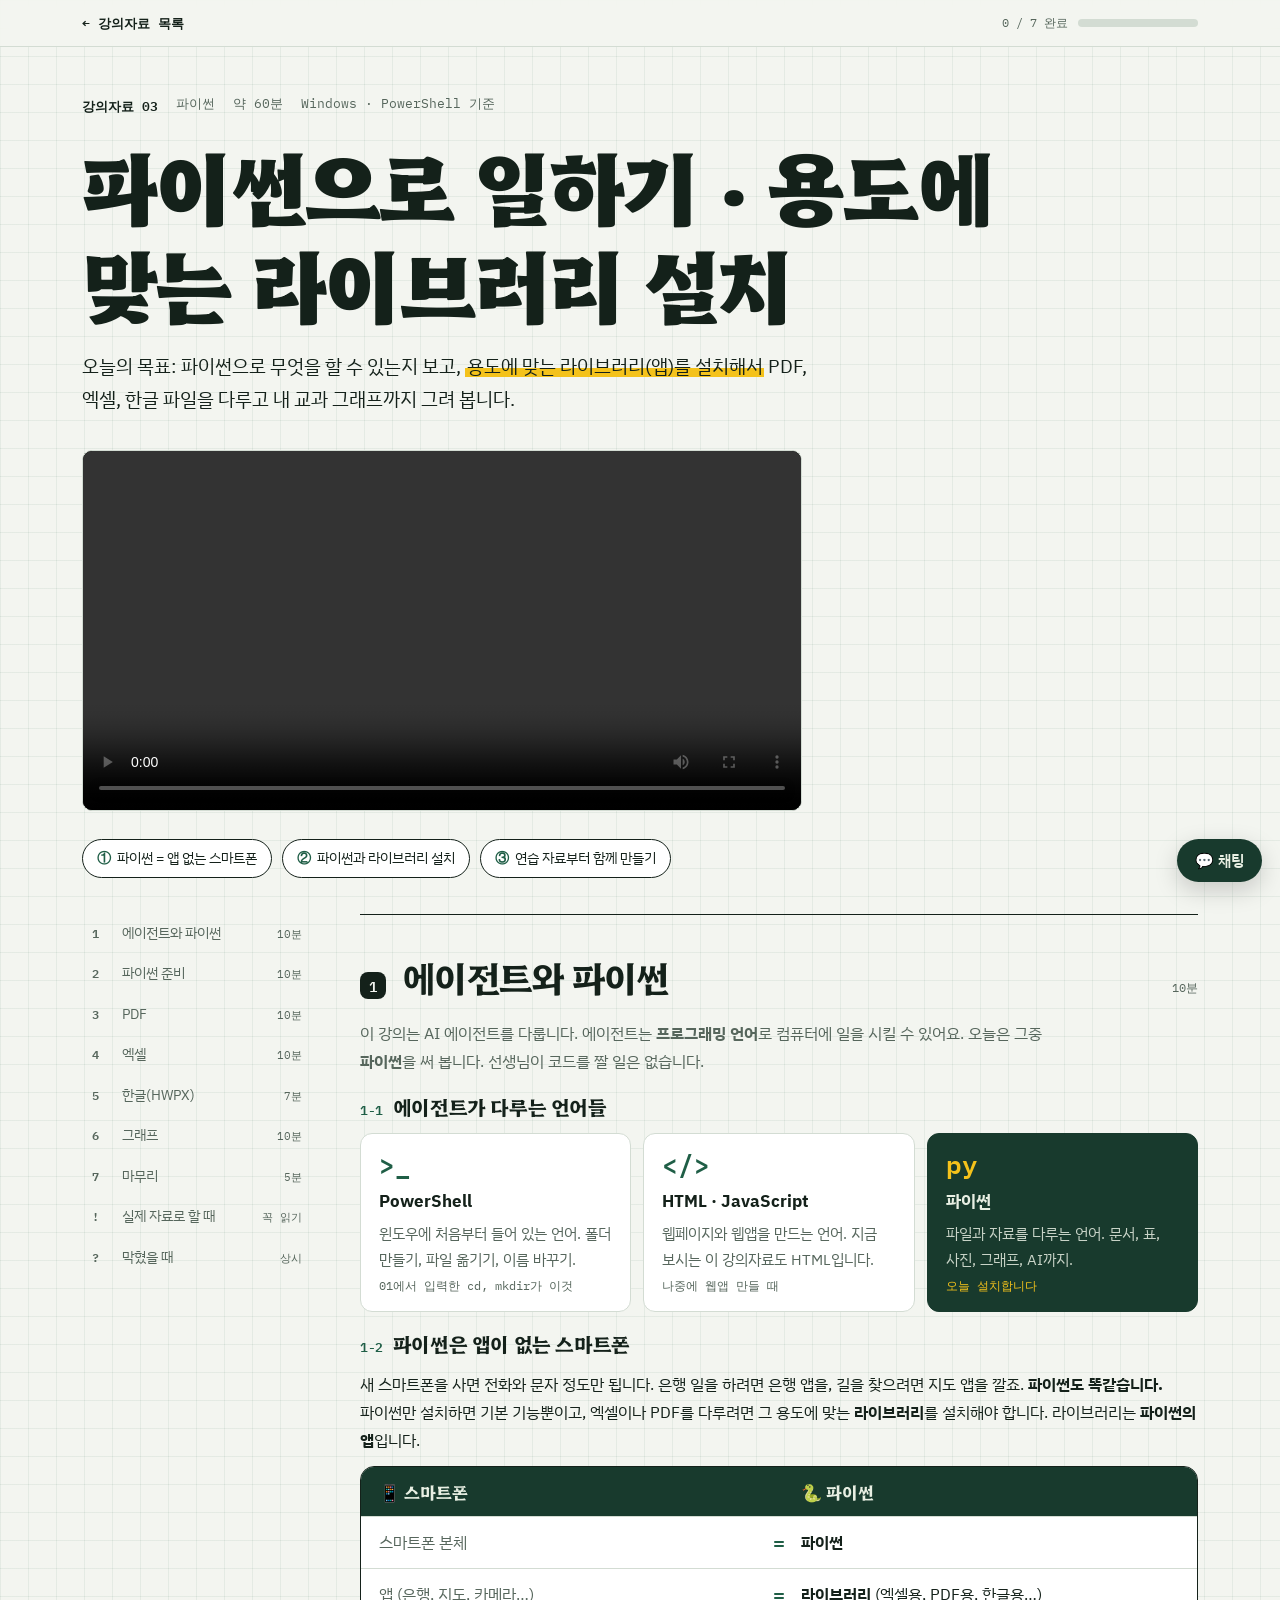
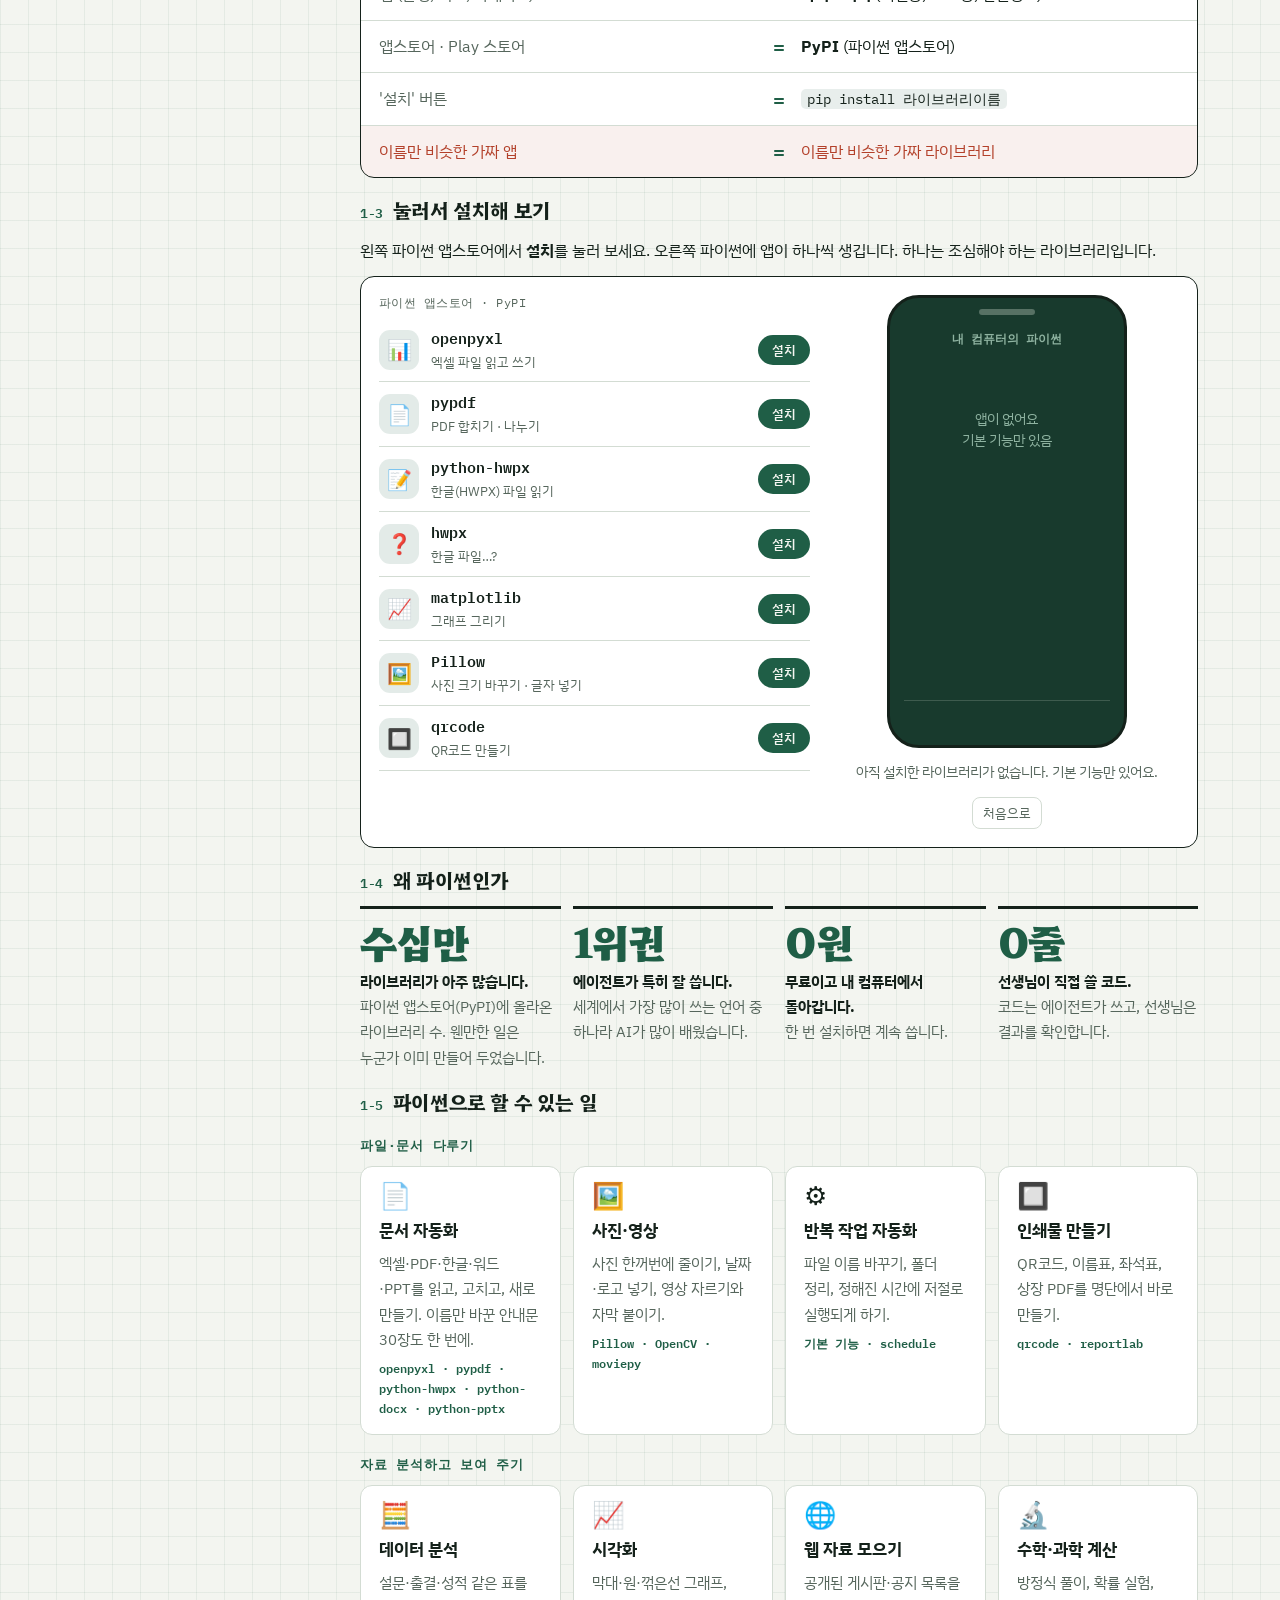
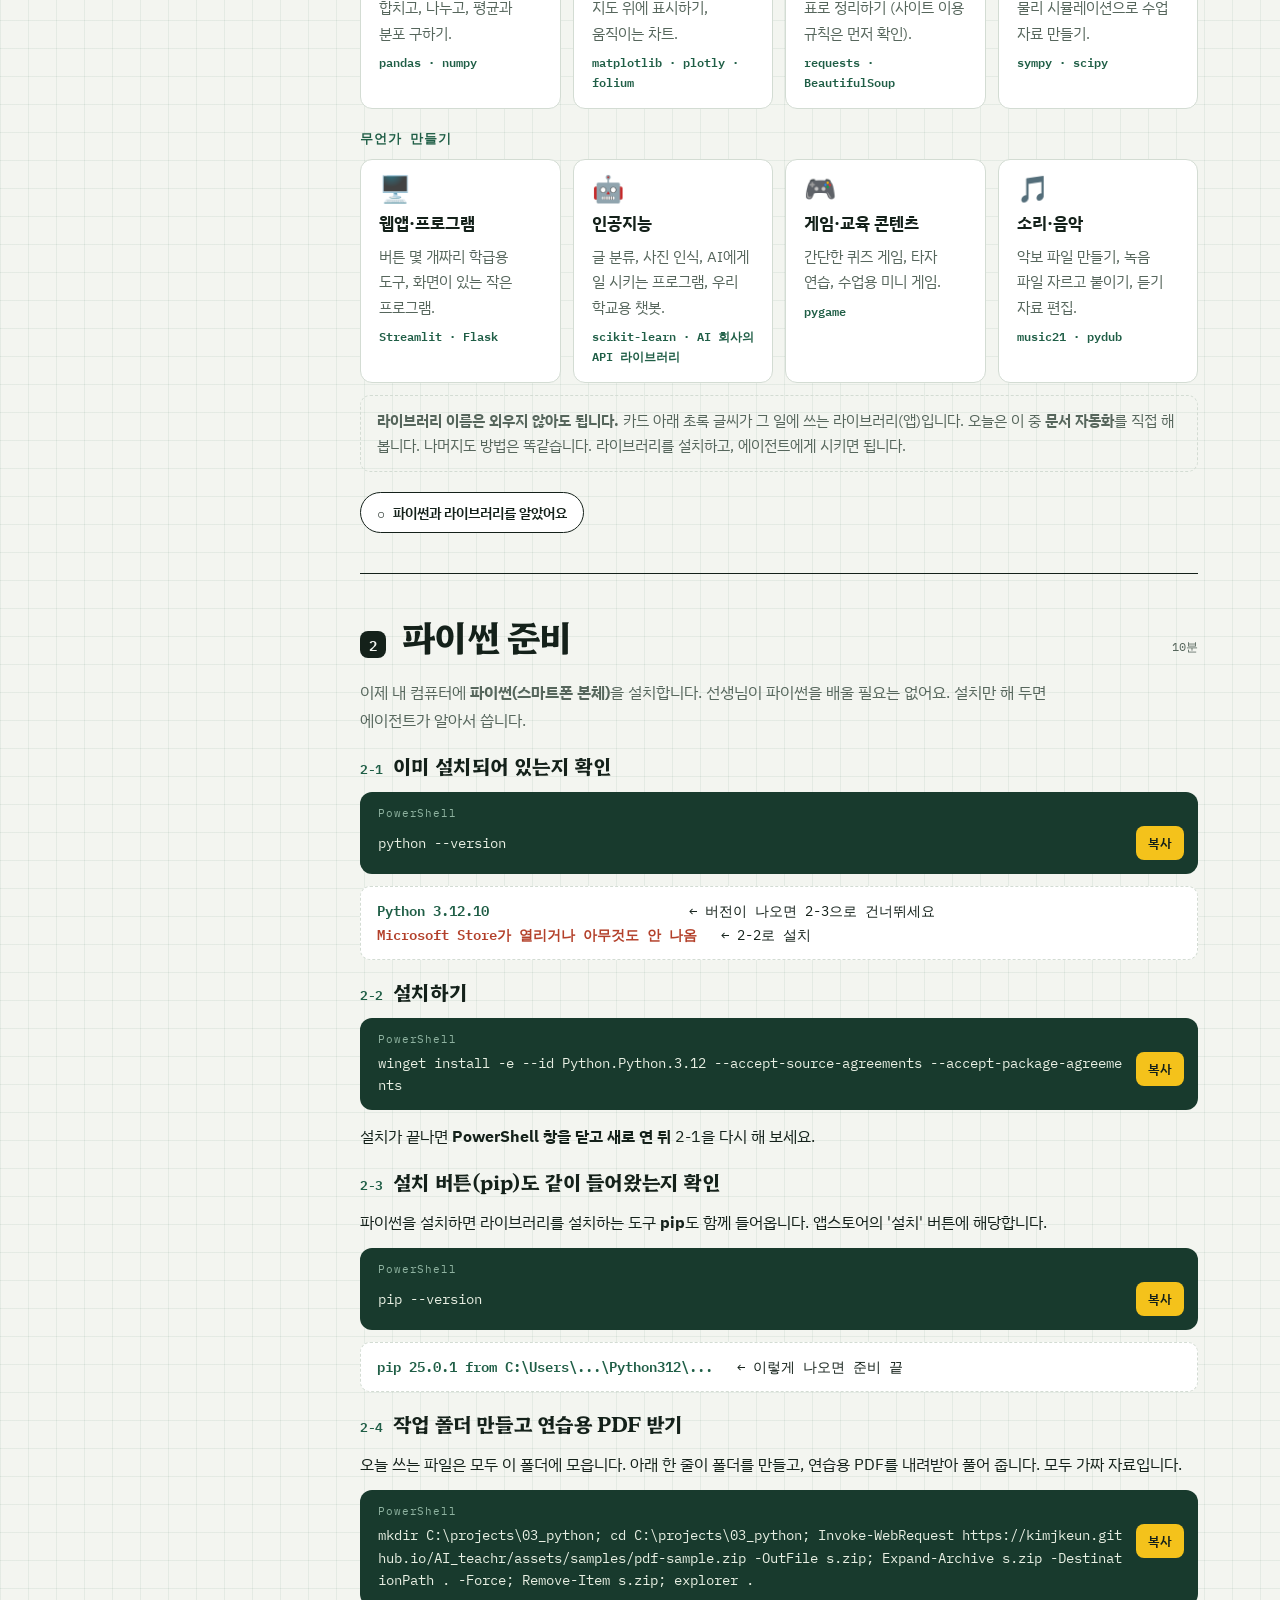
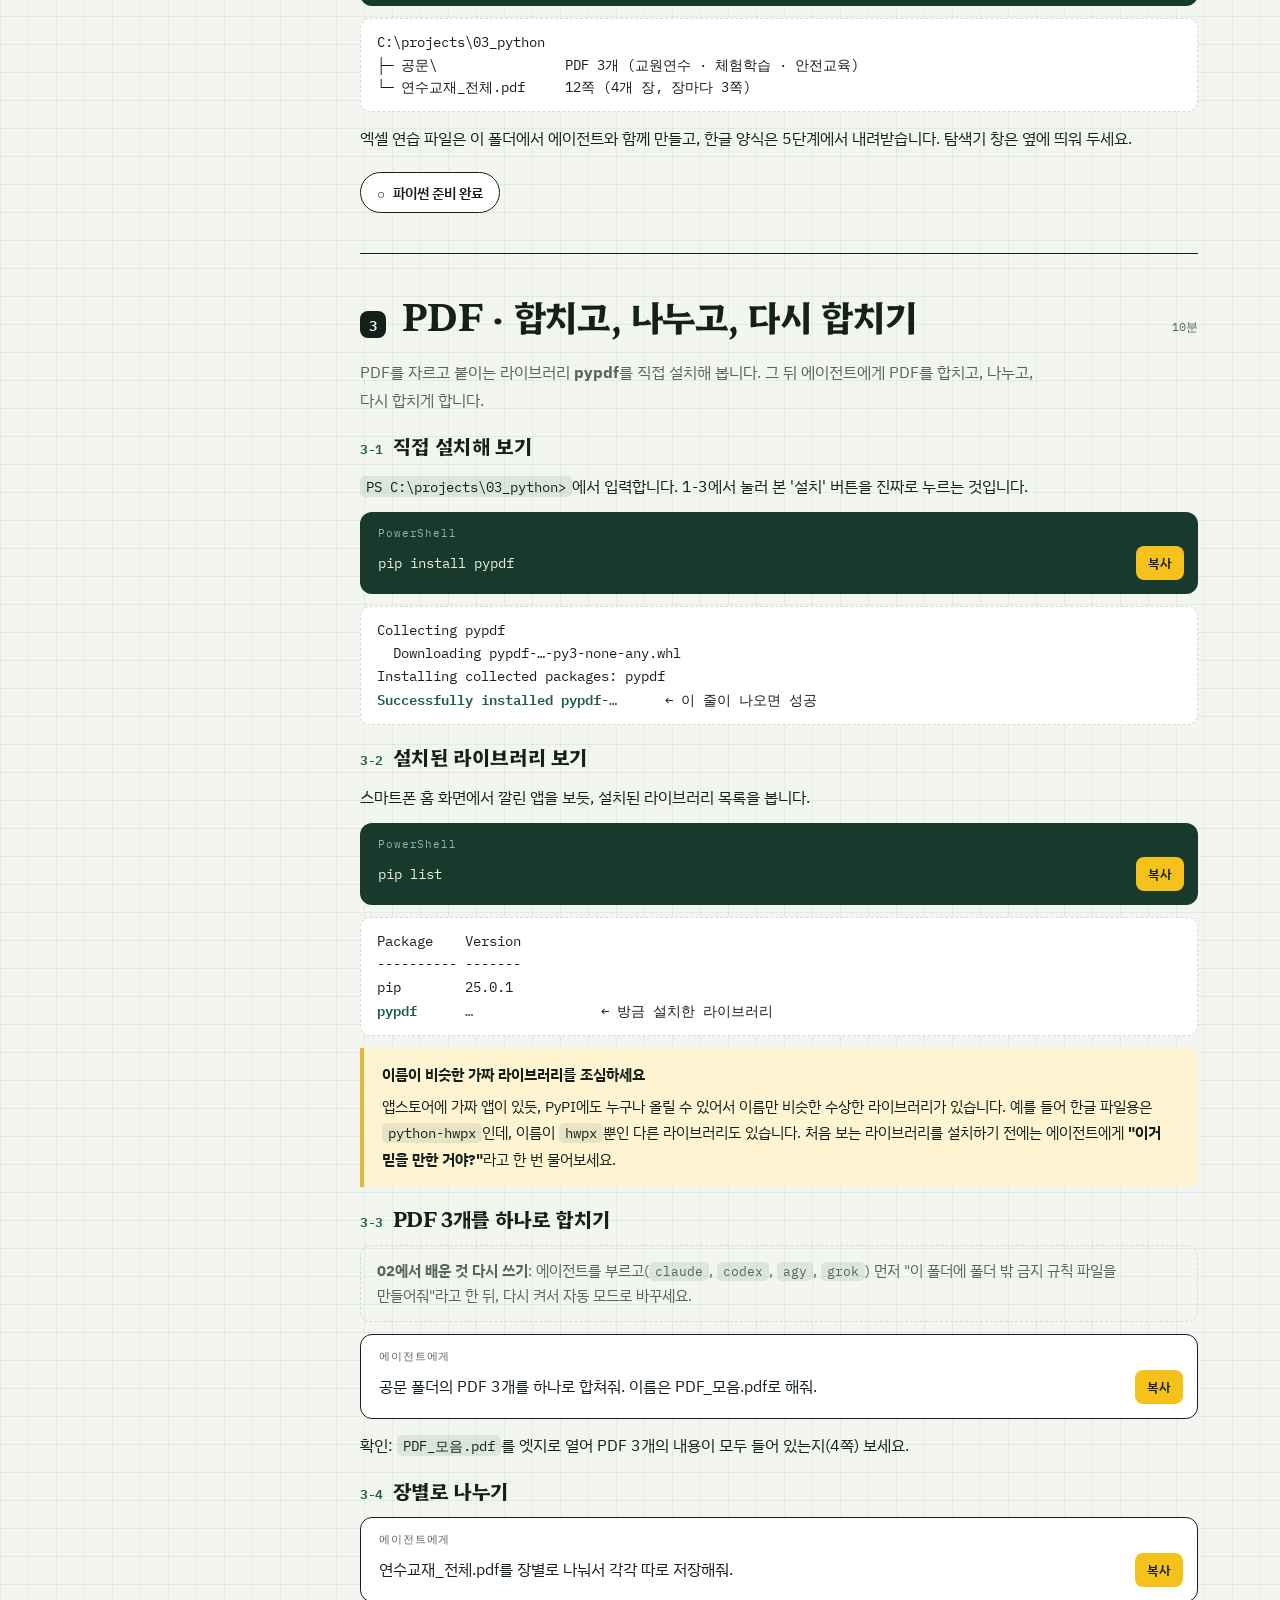
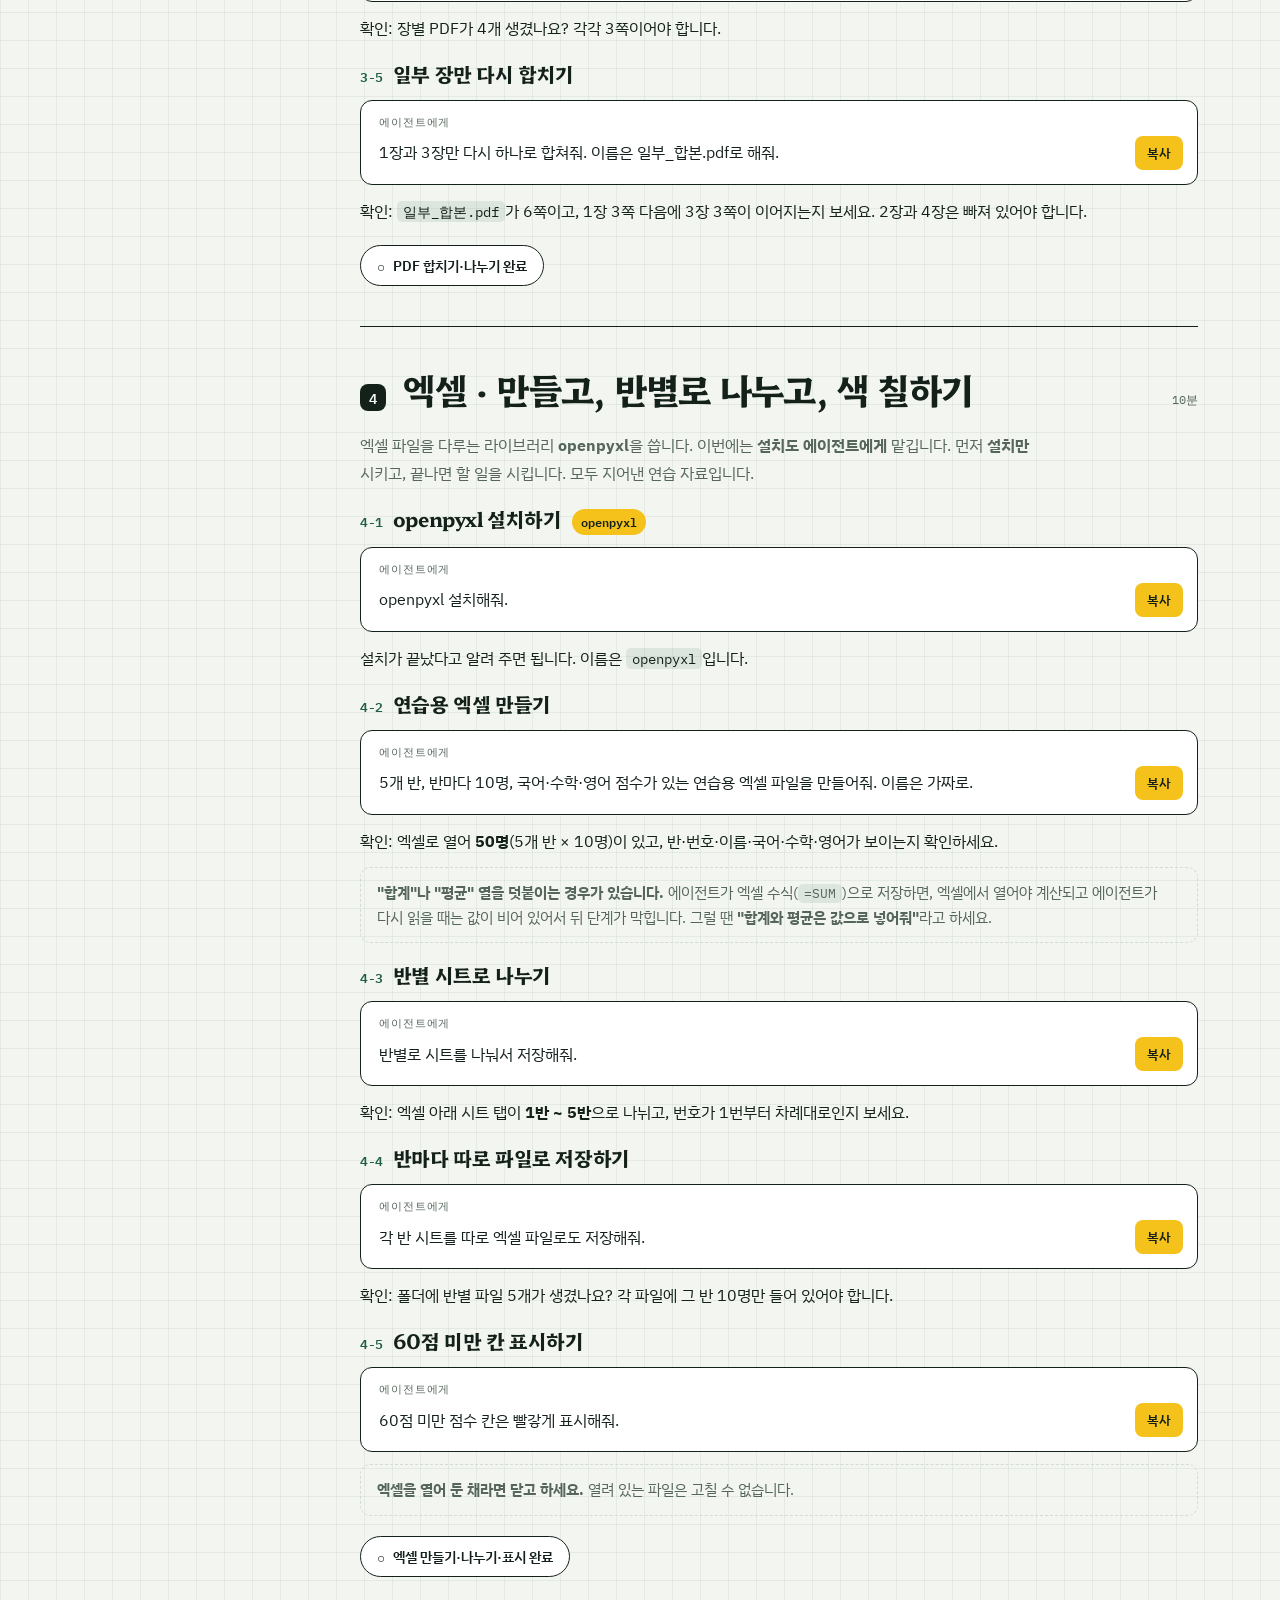
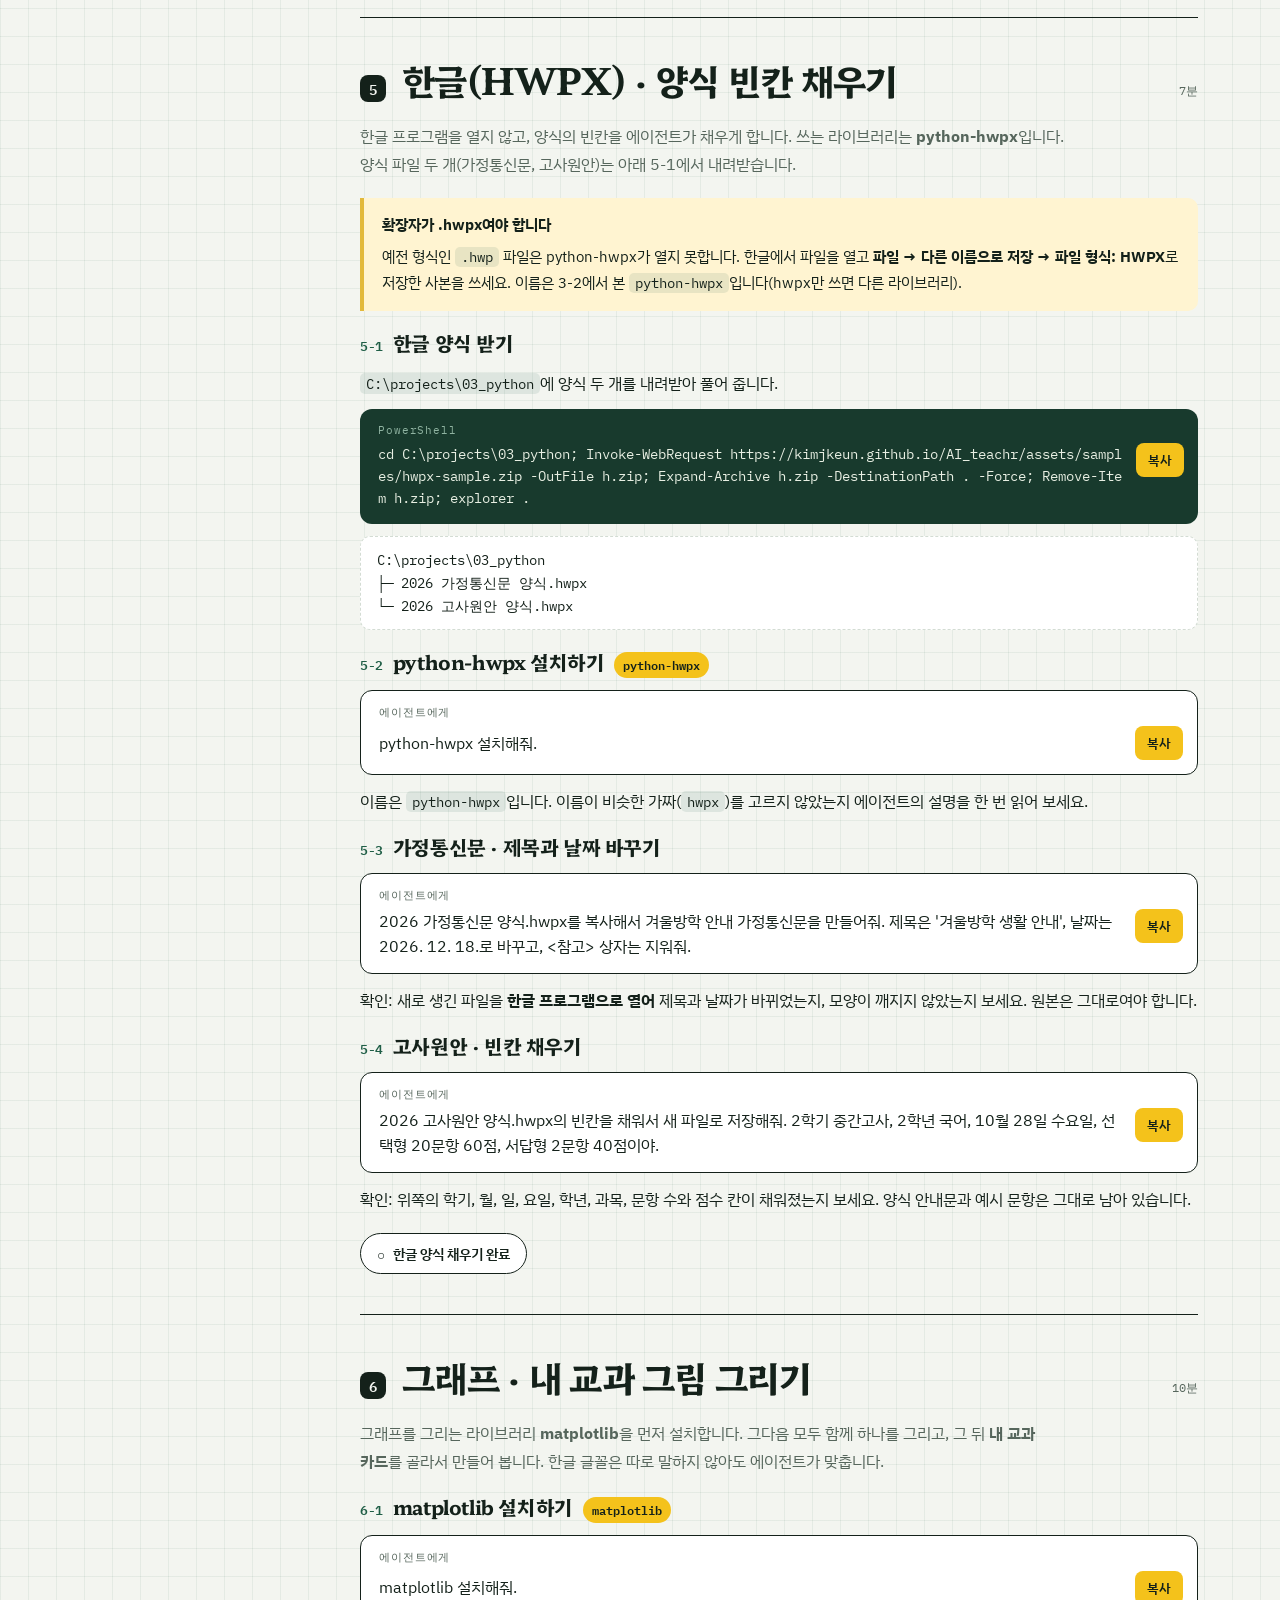
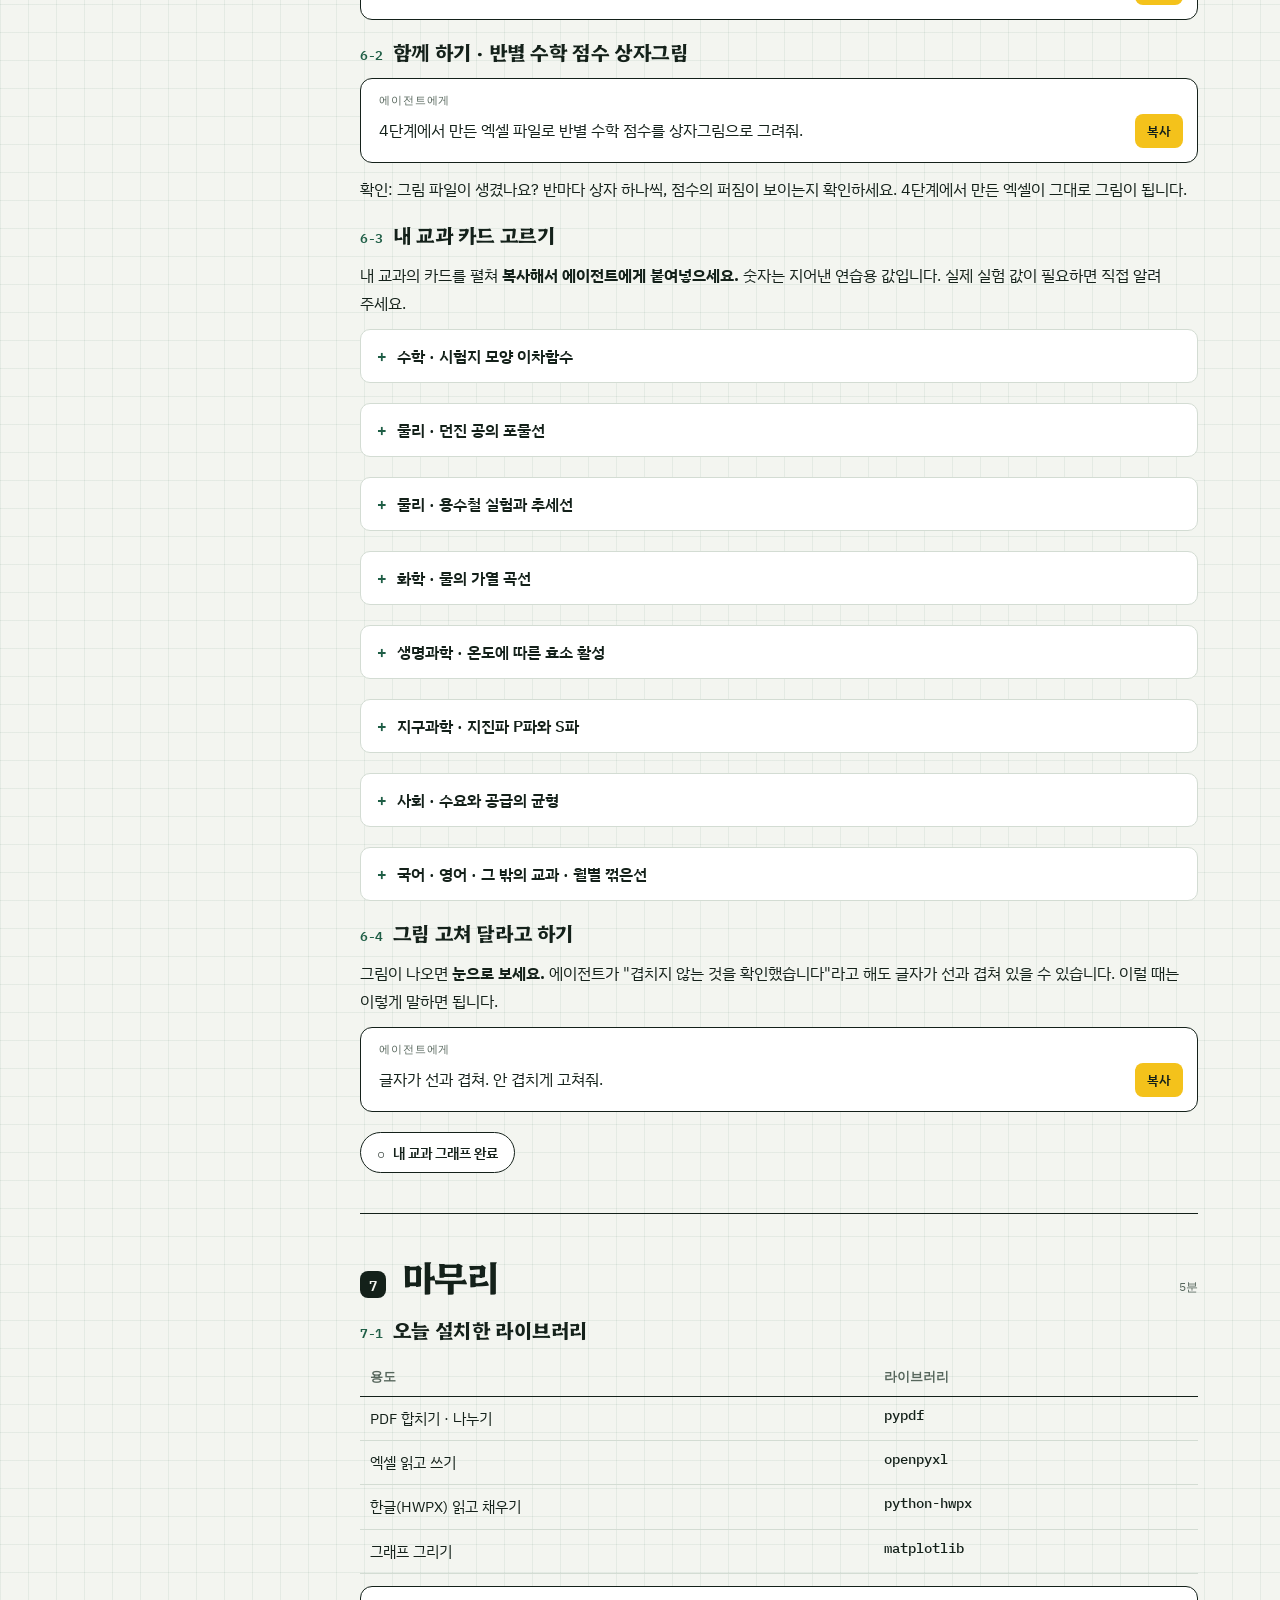
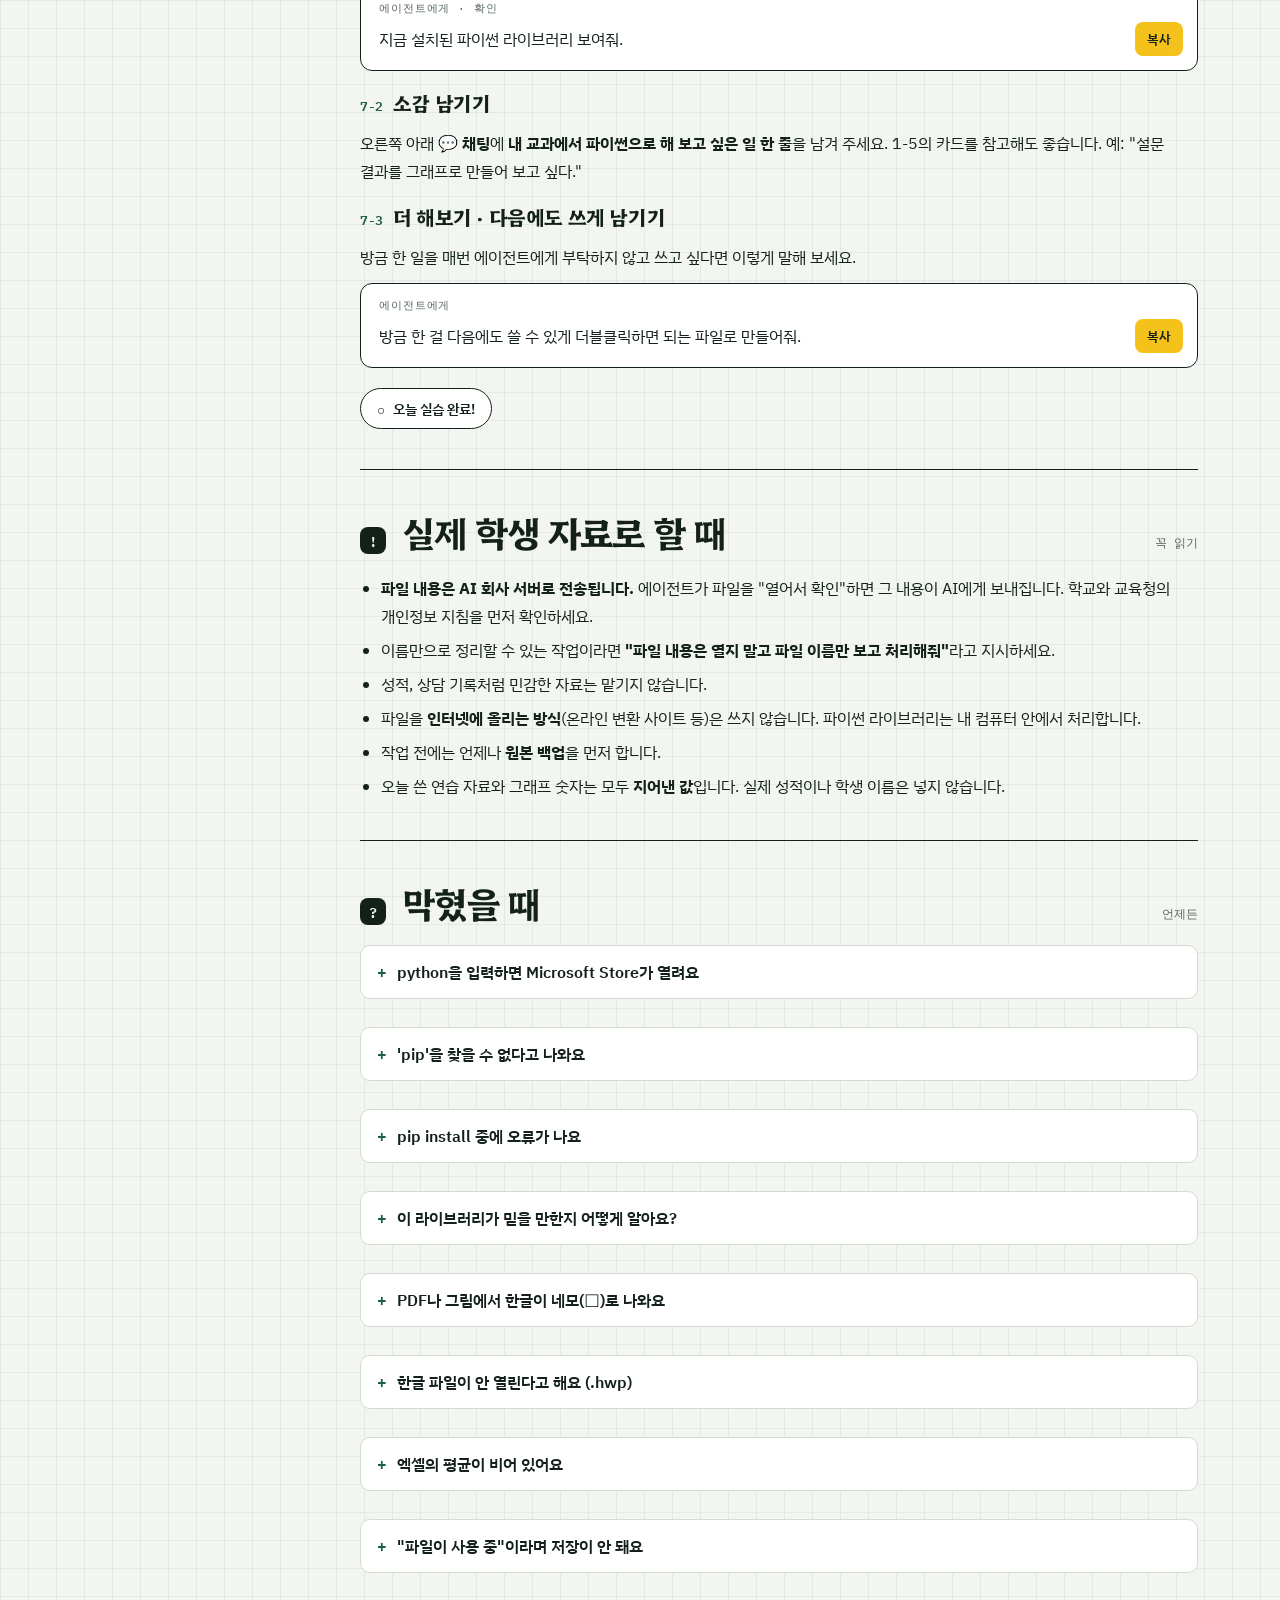
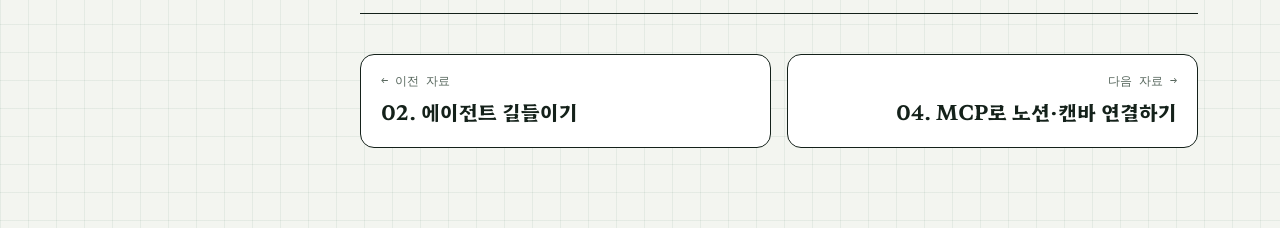
<file: lessons/03.html>
<!doctype html>
<html lang="ko">
<head>
<meta charset="utf-8">
<meta name="viewport" content="width=device-width, initial-scale=1, viewport-fit=cover">
<title>파이썬으로 일하기 | 수요 AI 에이전트 빌더스</title>
<meta name="description" content="수요 AI 에이전트 빌더스 강의자료 03: 파이썬은 앱이 없는 스마트폰. 용도에 맞는 라이브러리(앱)를 설치해서 PDF·엑셀·한글 파일을 다루고 내 교과 그래프를 그려 봅니다.">
<meta property="og:title" content="파이썬으로 일하기 | 수요 AI 에이전트 빌더스">
<meta property="og:description" content="파이썬을 설치하고, 용도에 맞는 라이브러리(앱)를 설치해서 PDF·엑셀·한글 파일을 다루고 내 교과 그래프를 그려 봅니다.">
<link rel="preconnect" href="https://fonts.googleapis.com">
<link rel="preconnect" href="https://fonts.gstatic.com" crossorigin>
<link rel="stylesheet" href="https://fonts.googleapis.com/css2?family=Hahmlet:wght@500;700;900&family=IBM+Plex+Sans+KR:wght@400;500;700&family=IBM+Plex+Mono:wght@400;500;600&display=swap">
<link rel="stylesheet" href="../assets/lesson.css">
</head>
<body>

<header class="top">
  <div class="wrap">
    <a class="home" href="./">← 강의자료 목록</a>
    <div class="prog" aria-live="polite"><span id="progText">0 / 7 완료</span><span class="trk"><i id="progBar"></i></span></div>
  </div>
</header>

<div class="wrap">
  <section class="lesson-hero">
    <div class="meta"><span><b>강의자료 03</b></span><span>파이썬</span><span>약 60분</span><span>Windows · PowerShell 기준</span></div>
    <h1>파이썬으로 일하기 · 용도에 맞는 라이브러리 설치</h1>
    <p class="goal">오늘의 목표: 파이썬으로 무엇을 할 수 있는지 보고, <span class="mark">용도에 맞는 라이브러리(앱)를 설치해서</span> PDF, 엑셀, 한글 파일을 다루고 내 교과 그래프까지 그려 봅니다.</p>
    <video class="intro-video" controls preload="metadata" playsinline src="../assets/videos/03-intro.mp4">영상을 재생할 수 없습니다. 브라우저를 업데이트해 주세요.</video>
    <div class="takeaways">
      <span><b>①</b>파이썬 = 앱 없는 스마트폰</span>
      <span><b>②</b>파이썬과 라이브러리 설치</span>
      <span><b>③</b>연습 자료부터 함께 만들기</span>
    </div>
  </section>

  <div class="layout">
    <nav class="toc" aria-label="오늘의 순서" id="toc">
      <a href="#why"><b><span>1</span></b>에이전트와 파이썬<small>10분</small></a>
      <a href="#py"><b><span>2</span></b>파이썬 준비<small>10분</small></a>
      <a href="#pdf"><b><span>3</span></b>PDF<small>10분</small></a>
      <a href="#excel"><b><span>4</span></b>엑셀<small>10분</small></a>
      <a href="#hwp"><b><span>5</span></b>한글(HWPX)<small>7분</small></a>
      <a href="#graph"><b><span>6</span></b>그래프<small>10분</small></a>
      <a href="#end"><b><span>7</span></b>마무리<small>5분</small></a>
      <a href="#safety" class="faq-link"><b>!</b>실제 자료로 할 때<small>꼭 읽기</small></a>
      <a href="#faq" class="faq-link"><b>?</b>막혔을 때<small>상시</small></a>
    </nav>

    <main>
      <!-- 1 -->
      <section class="step" id="why" data-step="why">
        <div class="step-head"><span class="n">1</span><h2>에이전트와 파이썬</h2><span class="time">10분</span></div>
        <p class="lead">이 강의는 AI 에이전트를 다룹니다. 에이전트는 <b>프로그래밍 언어</b>로 컴퓨터에 일을 시킬 수 있어요. 오늘은 그중 <b>파이썬</b>을 써 봅니다. 선생님이 코드를 짤 일은 없습니다.</p>

        <div class="sub">
          <h3><span class="k">1-1</span>에이전트가 다루는 언어들</h3>
          <div class="langs">
            <div><span class="glyph">&gt;_</span><b>PowerShell</b><p>윈도우에 처음부터 들어 있는 언어. 폴더 만들기, 파일 옮기기, 이름 바꾸기.</p><small>01에서 입력한 cd, mkdir가 이것</small></div>
            <div><span class="glyph">&lt;/&gt;</span><b>HTML · JavaScript</b><p>웹페이지와 웹앱을 만드는 언어. 지금 보시는 이 강의자료도 HTML입니다.</p><small>나중에 웹앱 만들 때</small></div>
            <div class="on"><span class="glyph">py</span><b>파이썬</b><p>파일과 자료를 다루는 언어. 문서, 표, 사진, 그래프, AI까지.</p><small>오늘 설치합니다</small></div>
          </div>
        </div>

        <div class="sub">
          <h3><span class="k">1-2</span>파이썬은 앱이 없는 스마트폰</h3>
          <p>새 스마트폰을 사면 전화와 문자 정도만 됩니다. 은행 일을 하려면 은행 앱을, 길을 찾으려면 지도 앱을 깔죠. <b>파이썬도 똑같습니다.</b> 파이썬만 설치하면 기본 기능뿐이고, 엑셀이나 PDF를 다루려면 그 용도에 맞는 <b>라이브러리</b>를 설치해야 합니다. 라이브러리는 <b>파이썬의 앱</b>입니다.</p>
          <div class="analogy" role="table" aria-label="스마트폰과 파이썬 비교">
            <div class="an-row an-head" role="row"><span role="columnheader">📱 스마트폰</span><i aria-hidden="true"></i><span role="columnheader">🐍 파이썬</span></div>
            <div class="an-row" role="row"><span role="cell">스마트폰 본체</span><i aria-hidden="true">=</i><span role="cell"><b>파이썬</b></span></div>
            <div class="an-row" role="row"><span role="cell">앱 (은행, 지도, 카메라…)</span><i aria-hidden="true">=</i><span role="cell"><b>라이브러리</b> (엑셀용, PDF용, 한글용…)</span></div>
            <div class="an-row" role="row"><span role="cell">앱스토어 · Play 스토어</span><i aria-hidden="true">=</i><span role="cell"><b>PyPI</b> (파이썬 앱스토어)</span></div>
            <div class="an-row" role="row"><span role="cell">'설치' 버튼</span><i aria-hidden="true">=</i><span role="cell"><code class="i">pip install 라이브러리이름</code></span></div>
            <div class="an-row warn" role="row"><span role="cell">이름만 비슷한 가짜 앱</span><i aria-hidden="true">=</i><span role="cell">이름만 비슷한 가짜 라이브러리</span></div>
          </div>
        </div>

        <div class="sub">
          <h3><span class="k">1-3</span>눌러서 설치해 보기</h3>
          <p>왼쪽 파이썬 앱스토어에서 <b>설치</b>를 눌러 보세요. 오른쪽 파이썬에 앱이 하나씩 생깁니다. 하나는 조심해야 하는 라이브러리입니다.</p>
          <div class="store">
            <div class="store-list">
              <span class="sim-cap">파이썬 앱스토어 · PyPI</span>
              <div id="storeRows"></div>
            </div>
            <div class="store-side">
              <div class="phone" aria-label="내 컴퓨터의 파이썬">
                <span class="phone-title">내 컴퓨터의 파이썬</span>
                <div class="home" id="home"></div>
                <pre class="phone-term" id="phoneTerm"></pre>
              </div>
              <p class="store-say" id="storeSay" aria-live="polite">아직 설치한 라이브러리가 없습니다. 기본 기능만 있어요.</p>
              <div class="sim-btns"><button type="button" class="reset" id="storeReset">처음으로</button></div>
            </div>
          </div>
        </div>

        <div class="sub">
          <h3><span class="k">1-4</span>왜 파이썬인가</h3>
          <div class="why4">
            <div><span class="big">수십만</span><p><b>라이브러리가 아주 많습니다.</b> 파이썬 앱스토어(PyPI)에 올라온 라이브러리 수. 웬만한 일은 누군가 이미 만들어 두었습니다.</p></div>
            <div><span class="big">1위권</span><p><b>에이전트가 특히 잘 씁니다.</b> 세계에서 가장 많이 쓰는 언어 중 하나라 AI가 많이 배웠습니다.</p></div>
            <div><span class="big">0원</span><p><b>무료이고 내 컴퓨터에서 돌아갑니다.</b> 한 번 설치하면 계속 씁니다.</p></div>
            <div><span class="big">0줄</span><p><b>선생님이 직접 쓸 코드.</b> 코드는 에이전트가 쓰고, 선생님은 결과를 확인합니다.</p></div>
          </div>
        </div>

        <div class="sub">
          <h3><span class="k">1-5</span>파이썬으로 할 수 있는 일</h3>
          <div class="uses-group">
            <h4>파일·문서 다루기</h4>
            <div class="uses">
              <div><span class="ico">📄</span><b>문서 자동화</b><p>엑셀·PDF·한글·워드·PPT를 읽고, 고치고, 새로 만들기. 이름만 바꾼 안내문 30장도 한 번에.</p><small>openpyxl · pypdf · python-hwpx · python-docx · python-pptx</small></div>
              <div><span class="ico">🖼️</span><b>사진·영상</b><p>사진 한꺼번에 줄이기, 날짜·로고 넣기, 영상 자르기와 자막 붙이기.</p><small>Pillow · OpenCV · moviepy</small></div>
              <div><span class="ico">⚙️</span><b>반복 작업 자동화</b><p>파일 이름 바꾸기, 폴더 정리, 정해진 시간에 저절로 실행되게 하기.</p><small>기본 기능 · schedule</small></div>
              <div><span class="ico">🔲</span><b>인쇄물 만들기</b><p>QR코드, 이름표, 좌석표, 상장 PDF를 명단에서 바로 만들기.</p><small>qrcode · reportlab</small></div>
            </div>
          </div>
          <div class="uses-group">
            <h4>자료 분석하고 보여 주기</h4>
            <div class="uses">
              <div><span class="ico">🧮</span><b>데이터 분석</b><p>설문·출결·성적 같은 표를 합치고, 나누고, 평균과 분포 구하기.</p><small>pandas · numpy</small></div>
              <div><span class="ico">📈</span><b>시각화</b><p>막대·원·꺾은선 그래프, 지도 위에 표시하기, 움직이는 차트.</p><small>matplotlib · plotly · folium</small></div>
              <div><span class="ico">🌐</span><b>웹 자료 모으기</b><p>공개된 게시판·공지 목록을 표로 정리하기 (사이트 이용 규칙은 먼저 확인).</p><small>requests · BeautifulSoup</small></div>
              <div><span class="ico">🔬</span><b>수학·과학 계산</b><p>방정식 풀이, 확률 실험, 물리 시뮬레이션으로 수업 자료 만들기.</p><small>sympy · scipy</small></div>
            </div>
          </div>
          <div class="uses-group">
            <h4>무언가 만들기</h4>
            <div class="uses">
              <div><span class="ico">🖥️</span><b>웹앱·프로그램</b><p>버튼 몇 개짜리 학급용 도구, 화면이 있는 작은 프로그램.</p><small>Streamlit · Flask</small></div>
              <div><span class="ico">🤖</span><b>인공지능</b><p>글 분류, 사진 인식, AI에게 일 시키는 프로그램, 우리 학교용 챗봇.</p><small>scikit-learn · AI 회사의 API 라이브러리</small></div>
              <div><span class="ico">🎮</span><b>게임·교육 콘텐츠</b><p>간단한 퀴즈 게임, 타자 연습, 수업용 미니 게임.</p><small>pygame</small></div>
              <div><span class="ico">🎵</span><b>소리·음악</b><p>악보 파일 만들기, 녹음 파일 자르고 붙이기, 듣기 자료 편집.</p><small>music21 · pydub</small></div>
            </div>
          </div>
          <div class="tip"><b>라이브러리 이름은 외우지 않아도 됩니다.</b> 카드 아래 초록 글씨가 그 일에 쓰는 라이브러리(앱)입니다. 오늘은 이 중 <b>문서 자동화</b>를 직접 해 봅니다. 나머지도 방법은 똑같습니다. 라이브러리를 설치하고, 에이전트에게 시키면 됩니다.</div>
        </div>
        <button class="done-btn" type="button" data-done="why" aria-pressed="false">파이썬과 라이브러리를 알았어요</button>
      </section>

      <!-- 2 -->
      <section class="step" id="py" data-step="py">
        <div class="step-head"><span class="n">2</span><h2>파이썬 준비</h2><span class="time">10분</span></div>
        <p class="lead">이제 내 컴퓨터에 <b>파이썬(스마트폰 본체)</b>을 설치합니다. 선생님이 파이썬을 배울 필요는 없어요. 설치만 해 두면 에이전트가 알아서 씁니다.</p>

        <div class="sub">
          <h3><span class="k">2-1</span>이미 설치되어 있는지 확인</h3>
          <div class="cmd"><span class="lbl">PowerShell</span><pre>python --version</pre><button class="copy" type="button">복사</button></div>
          <div class="screen"><span class="ok">Python 3.12.10</span>                         ← 버전이 나오면 2-3으로 건너뛰세요
<span class="bad">Microsoft Store가 열리거나 아무것도 안 나옴</span>   ← 2-2로 설치</div>
        </div>

        <div class="sub">
          <h3><span class="k">2-2</span>설치하기</h3>
          <div class="cmd"><span class="lbl">PowerShell</span><pre>winget install -e --id Python.Python.3.12 --accept-source-agreements --accept-package-agreements</pre><button class="copy" type="button">복사</button></div>
          <p>설치가 끝나면 <b>PowerShell 창을 닫고 새로 연 뒤</b> 2-1을 다시 해 보세요.</p>
        </div>

        <div class="sub">
          <h3><span class="k">2-3</span>설치 버튼(pip)도 같이 들어왔는지 확인</h3>
          <p>파이썬을 설치하면 라이브러리를 설치하는 도구 <b>pip</b>도 함께 들어옵니다. 앱스토어의 '설치' 버튼에 해당합니다.</p>
          <div class="cmd"><span class="lbl">PowerShell</span><pre>pip --version</pre><button class="copy" type="button">복사</button></div>
          <div class="screen"><span class="ok">pip 25.0.1 from C:\Users\...\Python312\...</span>   ← 이렇게 나오면 준비 끝</div>
        </div>

        <div class="sub">
          <h3><span class="k">2-4</span>작업 폴더 만들고 연습용 PDF 받기</h3>
          <p>오늘 쓰는 파일은 모두 이 폴더에 모읍니다. 아래 한 줄이 폴더를 만들고, 연습용 PDF를 내려받아 풀어 줍니다. 모두 가짜 자료입니다.</p>
          <div class="cmd"><span class="lbl">PowerShell</span><pre>mkdir C:\projects\03_python; cd C:\projects\03_python; Invoke-WebRequest https://kimjkeun.github.io/AI_teachr/assets/samples/pdf-sample.zip -OutFile s.zip; Expand-Archive s.zip -DestinationPath . -Force; Remove-Item s.zip; explorer .</pre><button class="copy" type="button">복사</button></div>
          <div class="screen">C:\projects\03_python
├─ 공문\                PDF 3개 (교원연수 · 체험학습 · 안전교육)
└─ 연수교재_전체.pdf     12쪽 (4개 장, 장마다 3쪽)</div>
          <p>엑셀 연습 파일은 이 폴더에서 에이전트와 함께 만들고, 한글 양식은 5단계에서 내려받습니다. 탐색기 창은 옆에 띄워 두세요.</p>
        </div>
        <button class="done-btn" type="button" data-done="py" aria-pressed="false">파이썬 준비 완료</button>
      </section>

      <!-- 3 -->
      <section class="step" id="pdf" data-step="pdf">
        <div class="step-head"><span class="n">3</span><h2>PDF · 합치고, 나누고, 다시 합치기</h2><span class="time">10분</span></div>
        <p class="lead">PDF를 자르고 붙이는 라이브러리 <b>pypdf</b>를 직접 설치해 봅니다. 그 뒤 에이전트에게 PDF를 합치고, 나누고, 다시 합치게 합니다.</p>

        <div class="sub">
          <h3><span class="k">3-1</span>직접 설치해 보기</h3>
          <p><code class="i">PS C:\projects\03_python&gt;</code>에서 입력합니다. 1-3에서 눌러 본 '설치' 버튼을 진짜로 누르는 것입니다.</p>
          <div class="cmd"><span class="lbl">PowerShell</span><pre>pip install pypdf</pre><button class="copy" type="button">복사</button></div>
          <div class="screen">Collecting pypdf
  Downloading pypdf-…-py3-none-any.whl
Installing collected packages: pypdf
<span class="ok">Successfully installed pypdf-…</span>      ← 이 줄이 나오면 성공</div>
        </div>

        <div class="sub">
          <h3><span class="k">3-2</span>설치된 라이브러리 보기</h3>
          <p>스마트폰 홈 화면에서 깔린 앱을 보듯, 설치된 라이브러리 목록을 봅니다.</p>
          <div class="cmd"><span class="lbl">PowerShell</span><pre>pip list</pre><button class="copy" type="button">복사</button></div>
          <div class="screen">Package    Version
---------- -------
pip        25.0.1
<span class="ok">pypdf      …</span>                ← 방금 설치한 라이브러리</div>
          <div class="note">
            <b class="t">이름이 비슷한 가짜 라이브러리를 조심하세요</b>
            <p>앱스토어에 가짜 앱이 있듯, PyPI에도 누구나 올릴 수 있어서 이름만 비슷한 수상한 라이브러리가 있습니다. 예를 들어 한글 파일용은 <code class="i">python-hwpx</code>인데, 이름이 <code class="i">hwpx</code>뿐인 다른 라이브러리도 있습니다. 처음 보는 라이브러리를 설치하기 전에는 에이전트에게 <b>"이거 믿을 만한 거야?"</b>라고 한 번 물어보세요.</p>
          </div>
        </div>

        <div class="sub">
          <h3><span class="k">3-3</span>PDF 3개를 하나로 합치기</h3>
          <div class="tip"><b>02에서 배운 것 다시 쓰기</b>: 에이전트를 부르고(<code class="i">claude</code>, <code class="i">codex</code>, <code class="i">agy</code>, <code class="i">grok</code>) 먼저 "이 폴더에 폴더 밖 금지 규칙 파일을 만들어줘"라고 한 뒤, 다시 켜서 자동 모드로 바꾸세요.</div>
          <div class="cmd prompt"><span class="lbl">에이전트에게</span><pre>공문 폴더의 PDF 3개를 하나로 합쳐줘. 이름은 PDF_모음.pdf로 해줘.</pre><button class="copy" type="button">복사</button></div>
          <p>확인: <code class="i">PDF_모음.pdf</code>를 엣지로 열어 PDF 3개의 내용이 모두 들어 있는지(4쪽) 보세요.</p>
        </div>

        <div class="sub">
          <h3><span class="k">3-4</span>장별로 나누기</h3>
          <div class="cmd prompt"><span class="lbl">에이전트에게</span><pre>연수교재_전체.pdf를 장별로 나눠서 각각 따로 저장해줘.</pre><button class="copy" type="button">복사</button></div>
          <p>확인: 장별 PDF가 4개 생겼나요? 각각 3쪽이어야 합니다.</p>
        </div>

        <div class="sub">
          <h3><span class="k">3-5</span>일부 장만 다시 합치기</h3>
          <div class="cmd prompt"><span class="lbl">에이전트에게</span><pre>1장과 3장만 다시 하나로 합쳐줘. 이름은 일부_합본.pdf로 해줘.</pre><button class="copy" type="button">복사</button></div>
          <p>확인: <code class="i">일부_합본.pdf</code>가 6쪽이고, 1장 3쪽 다음에 3장 3쪽이 이어지는지 보세요. 2장과 4장은 빠져 있어야 합니다.</p>
        </div>
        <button class="done-btn" type="button" data-done="pdf" aria-pressed="false">PDF 합치기·나누기 완료</button>
      </section>

      <!-- 4 -->
      <section class="step" id="excel" data-step="excel">
        <div class="step-head"><span class="n">4</span><h2>엑셀 · 만들고, 반별로 나누고, 색 칠하기</h2><span class="time">10분</span></div>
        <p class="lead">엑셀 파일을 다루는 라이브러리 <b>openpyxl</b>을 씁니다. 이번에는 <b>설치도 에이전트에게</b> 맡깁니다. 먼저 <b>설치만</b> 시키고, 끝나면 할 일을 시킵니다. 모두 지어낸 연습 자료입니다.</p>

        <div class="sub">
          <h3><span class="k">4-1</span>openpyxl 설치하기 <span class="libtag">openpyxl</span></h3>
          <div class="cmd prompt"><span class="lbl">에이전트에게</span><pre>openpyxl 설치해줘.</pre><button class="copy" type="button">복사</button></div>
          <p>설치가 끝났다고 알려 주면 됩니다. 이름은 <code class="i">openpyxl</code>입니다.</p>
        </div>

        <div class="sub">
          <h3><span class="k">4-2</span>연습용 엑셀 만들기</h3>
          <div class="cmd prompt"><span class="lbl">에이전트에게</span><pre>5개 반, 반마다 10명, 국어·수학·영어 점수가 있는 연습용 엑셀 파일을 만들어줘. 이름은 가짜로.</pre><button class="copy" type="button">복사</button></div>
          <p>확인: 엑셀로 열어 <b>50명</b>(5개 반 × 10명)이 있고, 반·번호·이름·국어·수학·영어가 보이는지 확인하세요.</p>
          <div class="tip"><b>"합계"나 "평균" 열을 덧붙이는 경우가 있습니다.</b> 에이전트가 엑셀 수식(<code class="i">=SUM</code>)으로 저장하면, 엑셀에서 열어야 계산되고 에이전트가 다시 읽을 때는 값이 비어 있어서 뒤 단계가 막힙니다. 그럴 땐 <b>"합계와 평균은 값으로 넣어줘"</b>라고 하세요.</div>
        </div>

        <div class="sub">
          <h3><span class="k">4-3</span>반별 시트로 나누기</h3>
          <div class="cmd prompt"><span class="lbl">에이전트에게</span><pre>반별로 시트를 나눠서 저장해줘.</pre><button class="copy" type="button">복사</button></div>
          <p>확인: 엑셀 아래 시트 탭이 <b>1반 ~ 5반</b>으로 나뉘고, 번호가 1번부터 차례대로인지 보세요.</p>
        </div>

        <div class="sub">
          <h3><span class="k">4-4</span>반마다 따로 파일로 저장하기</h3>
          <div class="cmd prompt"><span class="lbl">에이전트에게</span><pre>각 반 시트를 따로 엑셀 파일로도 저장해줘.</pre><button class="copy" type="button">복사</button></div>
          <p>확인: 폴더에 반별 파일 5개가 생겼나요? 각 파일에 그 반 10명만 들어 있어야 합니다.</p>
        </div>

        <div class="sub">
          <h3><span class="k">4-5</span>60점 미만 칸 표시하기</h3>
          <div class="cmd prompt"><span class="lbl">에이전트에게</span><pre>60점 미만 점수 칸은 빨갛게 표시해줘.</pre><button class="copy" type="button">복사</button></div>
          <div class="tip"><b>엑셀을 열어 둔 채라면 닫고 하세요.</b> 열려 있는 파일은 고칠 수 없습니다.</div>
        </div>
        <button class="done-btn" type="button" data-done="excel" aria-pressed="false">엑셀 만들기·나누기·표시 완료</button>
      </section>

      <!-- 5 -->
      <section class="step" id="hwp" data-step="hwp">
        <div class="step-head"><span class="n">5</span><h2>한글(HWPX) · 양식 빈칸 채우기</h2><span class="time">7분</span></div>
        <p class="lead">한글 프로그램을 열지 않고, 양식의 빈칸을 에이전트가 채우게 합니다. 쓰는 라이브러리는 <b>python-hwpx</b>입니다. 양식 파일 두 개(가정통신문, 고사원안)는 아래 5-1에서 내려받습니다.</p>
        <div class="note">
          <b class="t">확장자가 .hwpx여야 합니다</b>
          <p>예전 형식인 <code class="i">.hwp</code> 파일은 python-hwpx가 열지 못합니다. 한글에서 파일을 열고 <b>파일 → 다른 이름으로 저장 → 파일 형식: HWPX</b>로 저장한 사본을 쓰세요. 이름은 3-2에서 본 <code class="i">python-hwpx</code>입니다(hwpx만 쓰면 다른 라이브러리).</p>
        </div>

        <div class="sub">
          <h3><span class="k">5-1</span>한글 양식 받기</h3>
          <p><code class="i">C:\projects\03_python</code>에 양식 두 개를 내려받아 풀어 줍니다.</p>
          <div class="cmd"><span class="lbl">PowerShell</span><pre>cd C:\projects\03_python; Invoke-WebRequest https://kimjkeun.github.io/AI_teachr/assets/samples/hwpx-sample.zip -OutFile h.zip; Expand-Archive h.zip -DestinationPath . -Force; Remove-Item h.zip; explorer .</pre><button class="copy" type="button">복사</button></div>
          <div class="screen">C:\projects\03_python
├─ 2026 가정통신문 양식.hwpx
└─ 2026 고사원안 양식.hwpx</div>
        </div>

        <div class="sub">
          <h3><span class="k">5-2</span>python-hwpx 설치하기 <span class="libtag">python-hwpx</span></h3>
          <div class="cmd prompt"><span class="lbl">에이전트에게</span><pre>python-hwpx 설치해줘.</pre><button class="copy" type="button">복사</button></div>
          <p>이름은 <code class="i">python-hwpx</code>입니다. 이름이 비슷한 가짜(<code class="i">hwpx</code>)를 고르지 않았는지 에이전트의 설명을 한 번 읽어 보세요.</p>
        </div>

        <div class="sub">
          <h3><span class="k">5-3</span>가정통신문 · 제목과 날짜 바꾸기</h3>
          <div class="cmd prompt"><span class="lbl">에이전트에게</span><pre>2026 가정통신문 양식.hwpx를 복사해서 겨울방학 안내 가정통신문을 만들어줘. 제목은 '겨울방학 생활 안내', 날짜는 2026. 12. 18.로 바꾸고, &lt;참고&gt; 상자는 지워줘.</pre><button class="copy" type="button">복사</button></div>
          <p>확인: 새로 생긴 파일을 <b>한글 프로그램으로 열어</b> 제목과 날짜가 바뀌었는지, 모양이 깨지지 않았는지 보세요. 원본은 그대로여야 합니다.</p>
        </div>

        <div class="sub">
          <h3><span class="k">5-4</span>고사원안 · 빈칸 채우기</h3>
          <div class="cmd prompt"><span class="lbl">에이전트에게</span><pre>2026 고사원안 양식.hwpx의 빈칸을 채워서 새 파일로 저장해줘. 2학기 중간고사, 2학년 국어, 10월 28일 수요일, 선택형 20문항 60점, 서답형 2문항 40점이야.</pre><button class="copy" type="button">복사</button></div>
          <p>확인: 위쪽의 학기, 월, 일, 요일, 학년, 과목, 문항 수와 점수 칸이 채워졌는지 보세요. 양식 안내문과 예시 문항은 그대로 남아 있습니다.</p>
        </div>
        <button class="done-btn" type="button" data-done="hwp" aria-pressed="false">한글 양식 채우기 완료</button>
      </section>

      <!-- 6 -->
      <section class="step" id="graph" data-step="graph">
        <div class="step-head"><span class="n">6</span><h2>그래프 · 내 교과 그림 그리기</h2><span class="time">10분</span></div>
        <p class="lead">그래프를 그리는 라이브러리 <b>matplotlib</b>을 먼저 설치합니다. 그다음 모두 함께 하나를 그리고, 그 뒤 <b>내 교과 카드</b>를 골라서 만들어 봅니다. 한글 글꼴은 따로 말하지 않아도 에이전트가 맞춥니다.</p>

        <div class="sub">
          <h3><span class="k">6-1</span>matplotlib 설치하기 <span class="libtag">matplotlib</span></h3>
          <div class="cmd prompt"><span class="lbl">에이전트에게</span><pre>matplotlib 설치해줘.</pre><button class="copy" type="button">복사</button></div>
        </div>

        <div class="sub">
          <h3><span class="k">6-2</span>함께 하기 · 반별 수학 점수 상자그림</h3>
          <div class="cmd prompt"><span class="lbl">에이전트에게</span><pre>4단계에서 만든 엑셀 파일로 반별 수학 점수를 상자그림으로 그려줘.</pre><button class="copy" type="button">복사</button></div>
          <p>확인: 그림 파일이 생겼나요? 반마다 상자 하나씩, 점수의 퍼짐이 보이는지 확인하세요. 4단계에서 만든 엑셀이 그대로 그림이 됩니다.</p>
        </div>

        <div class="sub">
          <h3><span class="k">6-3</span>내 교과 카드 고르기</h3>
          <p>내 교과의 카드를 펼쳐 <b>복사해서 에이전트에게 붙여넣으세요.</b> 숫자는 지어낸 연습용 값입니다. 실제 실험 값이 필요하면 직접 알려 주세요.</p>
          <details>
            <summary>수학 · 시험지 모양 이차함수</summary>
            <div class="body"><div class="cmd prompt"><span class="lbl">에이전트에게</span><pre>y = x² − 4x + 3 그래프를 시험지 모양으로 그려줘. 꼭짓점과 x절편에 점과 점선을 표시하고, 흑백에 격자 없이.</pre><button class="copy" type="button">복사</button></div></div>
          </details>
          <details>
            <summary>물리 · 던진 공의 포물선</summary>
            <div class="body"><div class="cmd prompt"><span class="lbl">에이전트에게</span><pre>공을 30도, 45도, 60도로 던졌을 때 포물선 궤적을 한 그래프에 그려줘.</pre><button class="copy" type="button">복사</button></div></div>
          </details>
          <details>
            <summary>물리 · 용수철 실험과 추세선</summary>
            <div class="body"><div class="cmd prompt"><span class="lbl">에이전트에게</span><pre>용수철에 추를 달았을 때 늘어난 길이를 연습용 가짜 데이터로 만들고, 점과 직선 추세선을 그려줘.</pre><button class="copy" type="button">복사</button></div></div>
          </details>
          <details>
            <summary>화학 · 물의 가열 곡선</summary>
            <div class="body"><div class="cmd prompt"><span class="lbl">에이전트에게</span><pre>물을 가열할 때 시간에 따른 온도 변화(가열 곡선)를 그려줘. 녹는점과 끓는점에서 평평한 구간을 표시해줘.</pre><button class="copy" type="button">복사</button></div></div>
          </details>
          <details>
            <summary>생명과학 · 온도에 따른 효소 활성</summary>
            <div class="body"><div class="cmd prompt"><span class="lbl">에이전트에게</span><pre>효소 활성이 온도에 따라 변하는 종 모양 곡선을 그리고, 최적 온도를 표시해줘.</pre><button class="copy" type="button">복사</button></div></div>
          </details>
          <details>
            <summary>지구과학 · 지진파 P파와 S파</summary>
            <div class="body"><div class="cmd prompt"><span class="lbl">에이전트에게</span><pre>지진파 P파와 S파가 멀리 갈수록 도달 시간이 어떻게 달라지는지 그래프로 그려줘.</pre><button class="copy" type="button">복사</button></div></div>
          </details>
          <details>
            <summary>사회 · 수요와 공급의 균형</summary>
            <div class="body"><div class="cmd prompt"><span class="lbl">에이전트에게</span><pre>수요곡선과 공급곡선을 그리고 균형점을 점선으로 표시해줘.</pre><button class="copy" type="button">복사</button></div></div>
          </details>
          <details>
            <summary>국어 · 영어 · 그 밖의 교과 · 월별 꺾은선</summary>
            <div class="body"><div class="cmd prompt"><span class="lbl">에이전트에게</span><pre>학급 독서량을 연습용 가짜 데이터로 만들어 월별 꺾은선그래프로 그려줘.</pre><button class="copy" type="button">복사</button></div><p>"독서량" 자리에 설문 결과, 출석 현황 같은 내 주제를 넣어 보세요.</p></div>
          </details>
        </div>

        <div class="sub">
          <h3><span class="k">6-4</span>그림 고쳐 달라고 하기</h3>
          <p>그림이 나오면 <b>눈으로 보세요.</b> 에이전트가 "겹치지 않는 것을 확인했습니다"라고 해도 글자가 선과 겹쳐 있을 수 있습니다. 이럴 때는 이렇게 말하면 됩니다.</p>
          <div class="cmd prompt"><span class="lbl">에이전트에게</span><pre>글자가 선과 겹쳐. 안 겹치게 고쳐줘.</pre><button class="copy" type="button">복사</button></div>
        </div>
        <button class="done-btn" type="button" data-done="graph" aria-pressed="false">내 교과 그래프 완료</button>
      </section>

      <!-- 7 -->
      <section class="step" id="end" data-step="end">
        <div class="step-head"><span class="n">7</span><h2>마무리</h2><span class="time">5분</span></div>
        <div class="sub">
          <h3><span class="k">7-1</span>오늘 설치한 라이브러리</h3>
          <table class="keys">
            <thead><tr><th>용도</th><th>라이브러리</th></tr></thead>
            <tbody>
              <tr><td>PDF 합치기 · 나누기</td><td>pypdf</td></tr>
              <tr><td>엑셀 읽고 쓰기</td><td>openpyxl</td></tr>
              <tr><td>한글(HWPX) 읽고 채우기</td><td>python-hwpx</td></tr>
              <tr><td>그래프 그리기</td><td>matplotlib</td></tr>
            </tbody>
          </table>
          <div class="cmd prompt"><span class="lbl">에이전트에게 · 확인</span><pre>지금 설치된 파이썬 라이브러리 보여줘.</pre><button class="copy" type="button">복사</button></div>
        </div>
        <div class="sub">
          <h3><span class="k">7-2</span>소감 남기기</h3>
          <p>오른쪽 아래 <b>💬 채팅</b>에 <b>내 교과에서 파이썬으로 해 보고 싶은 일 한 줄</b>을 남겨 주세요. 1-5의 카드를 참고해도 좋습니다. 예: "설문 결과를 그래프로 만들어 보고 싶다."</p>
        </div>
        <div class="sub">
          <h3><span class="k">7-3</span>더 해보기 · 다음에도 쓰게 남기기</h3>
          <p>방금 한 일을 매번 에이전트에게 부탁하지 않고 쓰고 싶다면 이렇게 말해 보세요.</p>
          <div class="cmd prompt"><span class="lbl">에이전트에게</span><pre>방금 한 걸 다음에도 쓸 수 있게 더블클릭하면 되는 파일로 만들어줘.</pre><button class="copy" type="button">복사</button></div>
        </div>
        <button class="done-btn" type="button" data-done="end" aria-pressed="false">오늘 실습 완료!</button>
      </section>

      <!-- 안전 -->
      <section class="step" id="safety">
        <div class="step-head"><span class="n">!</span><h2>실제 학생 자료로 할 때</h2><span class="time">꼭 읽기</span></div>
        <ul class="plain">
          <li><b>파일 내용은 AI 회사 서버로 전송됩니다.</b> 에이전트가 파일을 "열어서 확인"하면 그 내용이 AI에게 보내집니다. 학교와 교육청의 개인정보 지침을 먼저 확인하세요.</li>
          <li>이름만으로 정리할 수 있는 작업이라면 <b>"파일 내용은 열지 말고 파일 이름만 보고 처리해줘"</b>라고 지시하세요.</li>
          <li>성적, 상담 기록처럼 민감한 자료는 맡기지 않습니다.</li>
          <li>파일을 <b>인터넷에 올리는 방식</b>(온라인 변환 사이트 등)은 쓰지 않습니다. 파이썬 라이브러리는 내 컴퓨터 안에서 처리합니다.</li>
          <li>작업 전에는 언제나 <b>원본 백업</b>을 먼저 합니다.</li>
          <li>오늘 쓴 연습 자료와 그래프 숫자는 모두 <b>지어낸 값</b>입니다. 실제 성적이나 학생 이름은 넣지 않습니다.</li>
        </ul>
      </section>

      <!-- FAQ -->
      <section class="step" id="faq">
        <div class="step-head"><span class="n">?</span><h2>막혔을 때</h2><span class="time">언제든</span></div>
        <details>
          <summary>python을 입력하면 Microsoft Store가 열려요</summary>
          <div class="body"><p>Windows에 들어 있는 "가짜 바로가기"입니다. 2-2의 설치 명령으로 파이썬을 설치한 뒤 <b>PowerShell 창을 새로 열면</b> 해결됩니다. 그래도 Store가 열리면 Windows 설정 → 앱 → 고급 앱 설정 → <b>앱 실행 별칭</b>에서 python.exe, python3.exe를 끕니다.</p></div>
        </details>
        <details>
          <summary>'pip'을 찾을 수 없다고 나와요</summary>
          <div class="body"><p>앞에 <code class="i">python -m</code>을 붙여 보세요. 예: <code class="i">python -m pip install pypdf</code>. 같은 일을 합니다.</p></div>
        </details>
        <details>
          <summary>pip install 중에 오류가 나요</summary>
          <div class="body"><p>오류 메시지를 그대로 두고 에이전트에게 "방금 오류 고쳐줘"라고 말하세요. 에이전트가 오류를 읽고 다른 방법으로 다시 시도합니다.</p></div>
        </details>
        <details>
          <summary>이 라이브러리가 믿을 만한지 어떻게 알아요?</summary>
          <div class="body"><p>에이전트에게 "이거 믿을 만한 거야?"라고 물어보세요. 공식 이름, 만든 곳, 최근 업데이트를 확인해 줍니다. 이름이 비슷한 라이브러리가 여러 개면 <b>설명과 만든 곳</b>이 분명한 것을 고릅니다.</p></div>
        </details>
        <details>
          <summary>PDF나 그림에서 한글이 네모(□)로 나와요</summary>
          <div class="body"><p>글꼴 문제입니다. 에이전트에게 <b>"한글이 네모로 나와. 맑은 고딕으로 고쳐줘"</b>라고 말하세요.</p></div>
        </details>
        <details>
          <summary>한글 파일이 안 열린다고 해요 (.hwp)</summary>
          <div class="body"><p>python-hwpx는 <code class="i">.hwpx</code>만 엽니다. 한글에서 파일을 열고 <b>파일 → 다른 이름으로 저장 → 파일 형식: HWPX</b>로 저장한 사본을 쓰세요.</p></div>
        </details>
        <details>
          <summary>엑셀의 평균이 비어 있어요</summary>
          <div class="body"><p>에이전트가 엑셀 수식으로만 저장했기 때문입니다. 엑셀에서 열면 계산되어 보이지만, 에이전트가 읽을 때는 값이 비어 있습니다. <b>"값으로 넣어줘"</b>라고 말하세요.</p></div>
        </details>
        <details>
          <summary>"파일이 사용 중"이라며 저장이 안 돼요</summary>
          <div class="body"><p>그 파일이 엣지, 엑셀, 한글 등에서 열려 있으면 바꿀 수 없습니다. 열린 창을 닫고 에이전트에게 "다시 해줘"라고 말하세요.</p></div>
        </details>
      </section>

      <nav class="pager" aria-label="자료 이동">
        <a href="02.html"><small>← 이전 자료</small><b>02. 에이전트 길들이기</b></a>
        <a class="next" href="04.html"><small>다음 자료 →</small><b>04. MCP로 노션·캔바 연결하기</b></a>
      </nav>
    </main>
  </div>
</div>

<script>
(() => {
  const $ = (s, r = document) => r.querySelector(s);
  const $$ = (s, r = document) => [...r.querySelectorAll(s)];
  const store = {
    get(k, d) { try { const v = localStorage.getItem(k); return v == null ? d : JSON.parse(v); } catch { return d; } },
    set(k, v) { try { localStorage.setItem(k, JSON.stringify(v)); } catch {} }
  };

  /* ---------- 복사 버튼 ---------- */
  document.addEventListener("click", (e) => {
    const b = e.target.closest(".copy"); if (!b) return;
    const pre = b.parentElement.querySelector("pre"); const text = pre.textContent;
    const done = (msg) => { b.textContent = msg; b.classList.add("ok"); setTimeout(() => { b.textContent = "복사"; b.classList.remove("ok"); }, 1600); };
    const selectIt = () => { const r = document.createRange(); r.selectNodeContents(pre); const s = getSelection(); s.removeAllRanges(); s.addRange(r); done("Ctrl+C"); };
    try { navigator.clipboard.writeText(text).then(() => done("복사됨 ✓"), selectIt); } catch { selectIt(); }
  });

  /* ---------- 1-3 파이썬 앱스토어 ---------- */
  const APPS = [
    { n: "openpyxl", ico: "📊", what: "엑셀 파일 읽고 쓰기" },
    { n: "pypdf", ico: "📄", what: "PDF 합치기 · 나누기" },
    { n: "python-hwpx", ico: "📝", what: "한글(HWPX) 파일 읽기" },
    { n: "hwpx", ico: "❓", what: "한글 파일…?", fake: true },
    { n: "matplotlib", ico: "📈", what: "그래프 그리기" },
    { n: "Pillow", ico: "🖼️", what: "사진 크기 바꾸기 · 글자 넣기" },
    { n: "qrcode", ico: "🔲", what: "QR코드 만들기" }
  ];
  const rows = $("#storeRows"), home = $("#home"), term = $("#phoneTerm"), say = $("#storeSay");
  const EMPTY = '<p class="empty">앱이 없어요<br>기본 기능만 있음</p>';
  function storeReset() {
    rows.innerHTML = APPS.map(a => `<div class="app-row"><span class="app-ic">${a.ico}</span><span class="app-txt"><b>${a.n}</b><small>${a.what}</small></span><button type="button" class="get" data-n="${a.n}">설치</button></div>`).join("");
    home.innerHTML = EMPTY;
    term.innerHTML = "";
    say.textContent = "아직 설치한 라이브러리가 없습니다. 기본 기능만 있어요.";
  }
  rows.addEventListener("click", (e) => {
    const b = e.target.closest(".get"); if (!b || b.disabled) return;
    const a = APPS.find(x => x.n === b.dataset.n);
    const line = `<span class="p">PS&gt;</span> pip install ${a.n}\n`;
    if (a.fake) {
      term.innerHTML = line + '<span class="warn">잠깐! 설치 전에 확인하세요.</span>';
      say.innerHTML = `<b>hwpx</b>는 한글 파일용 라이브러리 <b>python-hwpx</b>와 이름만 비슷한 <b>다른 라이브러리</b>입니다. 가짜 앱을 조심하듯, 처음 보는 라이브러리는 에이전트에게 "이거 믿을 만한 거야?"라고 먼저 물어보세요.`;
      return;
    }
    b.disabled = true; b.textContent = "설치됨";
    term.innerHTML = line + `<span class="ok">Successfully installed ${a.n}</span>`;
    home.querySelector(".empty")?.remove();
    home.insertAdjacentHTML("beforeend", `<span class="app"><i>${a.ico}</i><span>${a.n}</span></span>`);
    say.innerHTML = `<b>${a.n}</b> 설치 완료. 이제 파이썬으로 <b>${a.what}</b>를 할 수 있어요.`;
  });
  $("#storeReset").addEventListener("click", storeReset);
  storeReset();

  /* ---------- 진행 체크 ---------- */
  const STEPS = ["why", "py", "pdf", "excel", "hwp", "graph", "end"];
  const KEY = "wab-l3-done-v3";
  let done = store.get(KEY, []);
  function paint() {
    $$(".done-btn").forEach(b => b.setAttribute("aria-pressed", done.includes(b.dataset.done) ? "true" : "false"));
    $$("#toc a").forEach(a => { const id = a.getAttribute("href").slice(1); a.classList.toggle("done", done.includes(id)); });
    const n = STEPS.filter(s => done.includes(s)).length;
    $("#progText").textContent = n + " / " + STEPS.length + " 완료";
    $("#progBar").style.width = (n / STEPS.length * 100) + "%";
  }
  $$(".done-btn").forEach(b => b.addEventListener("click", () => {
    const id = b.dataset.done;
    done = done.includes(id) ? done.filter(x => x !== id) : done.concat(id);
    store.set(KEY, done); paint();
  }));
  paint();
})();
</script>
<script src="../assets/toc.js" defer></script>
<script src="../assets/chat.js" data-room="04" defer></script>
</body>
</html>
</file>
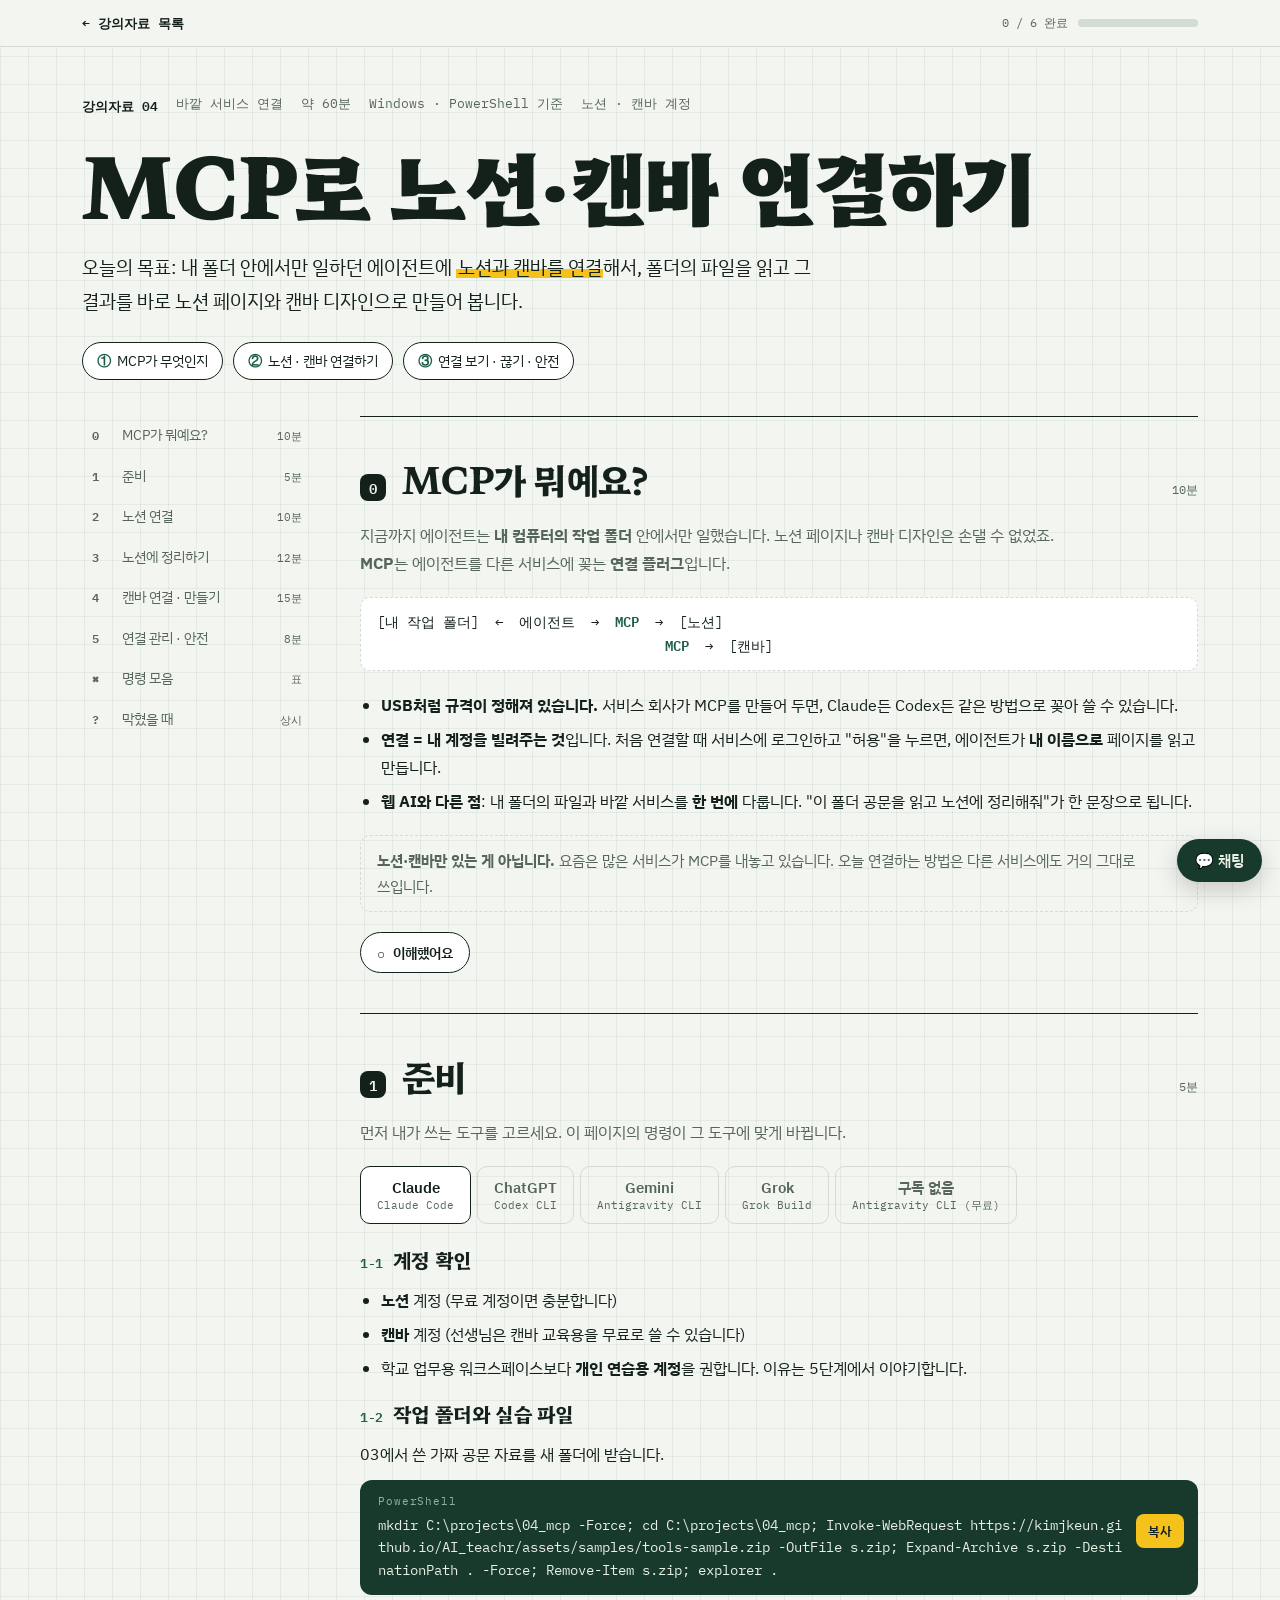
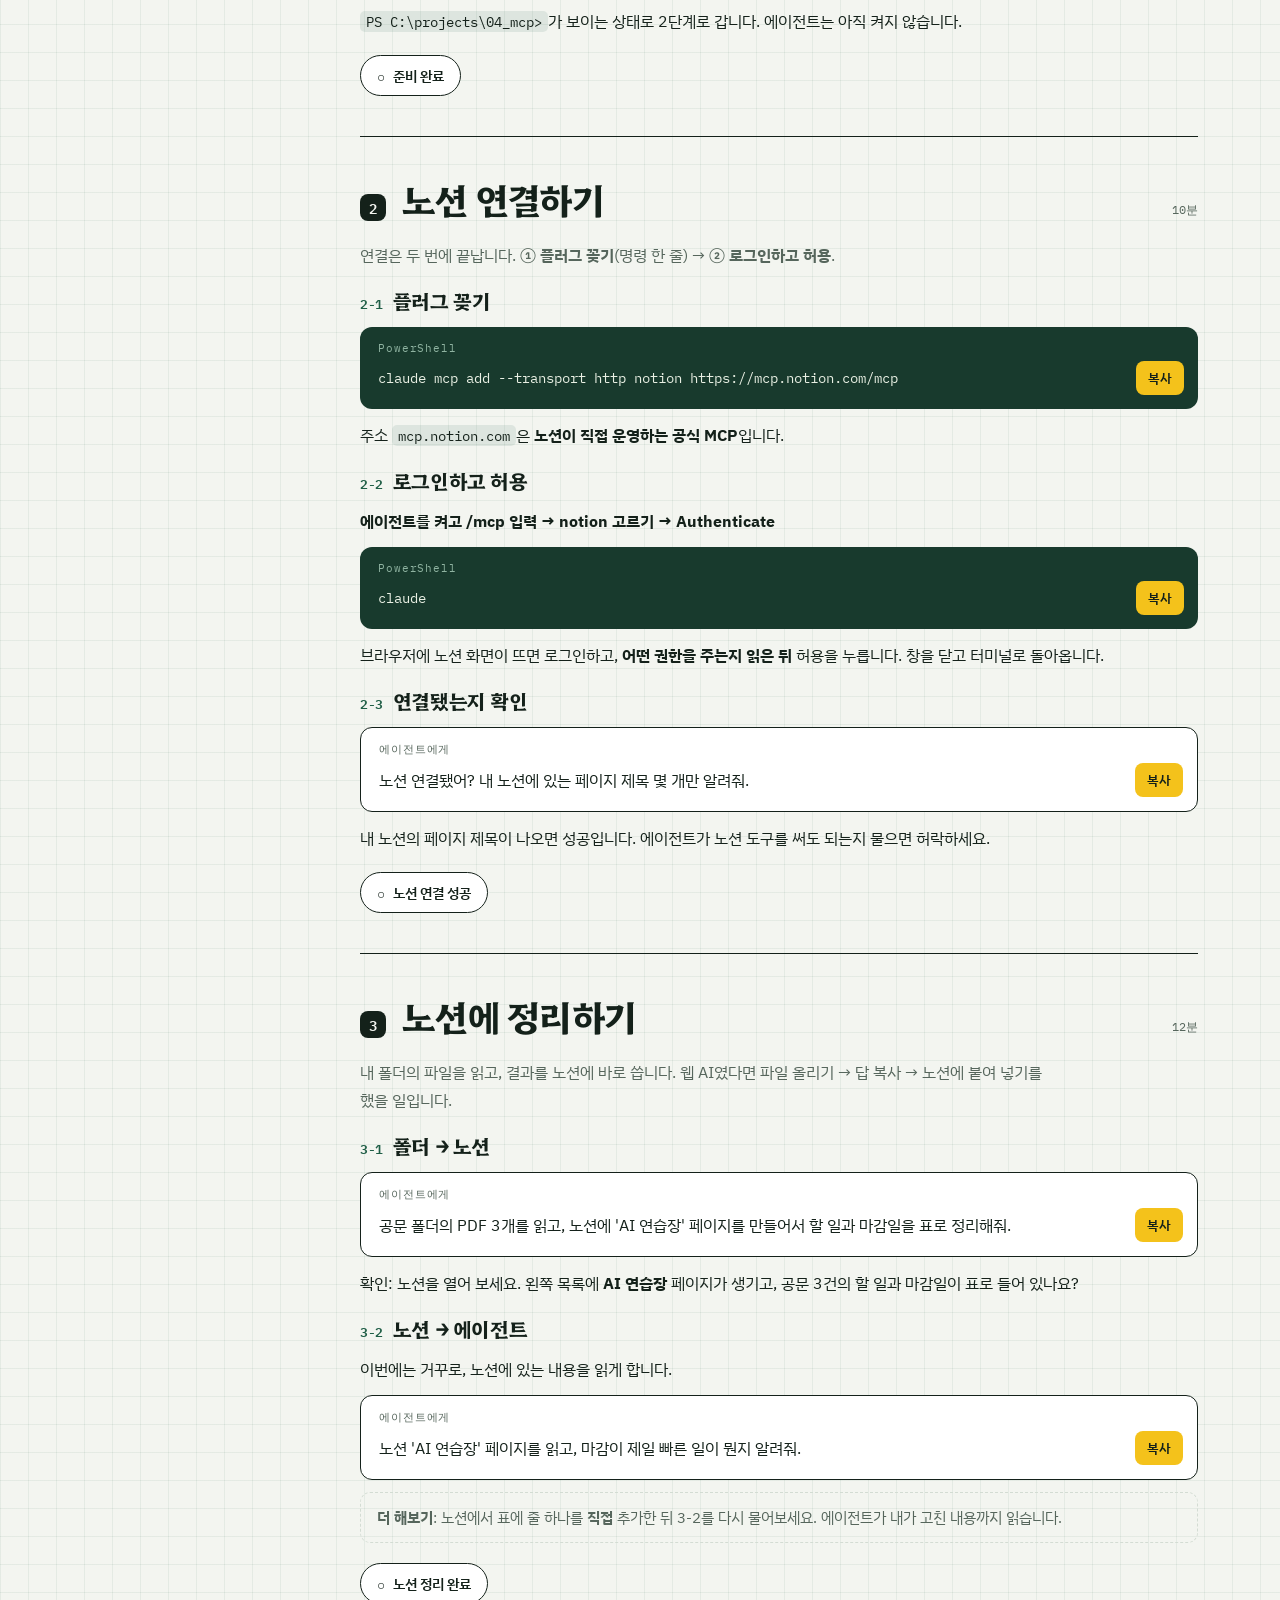
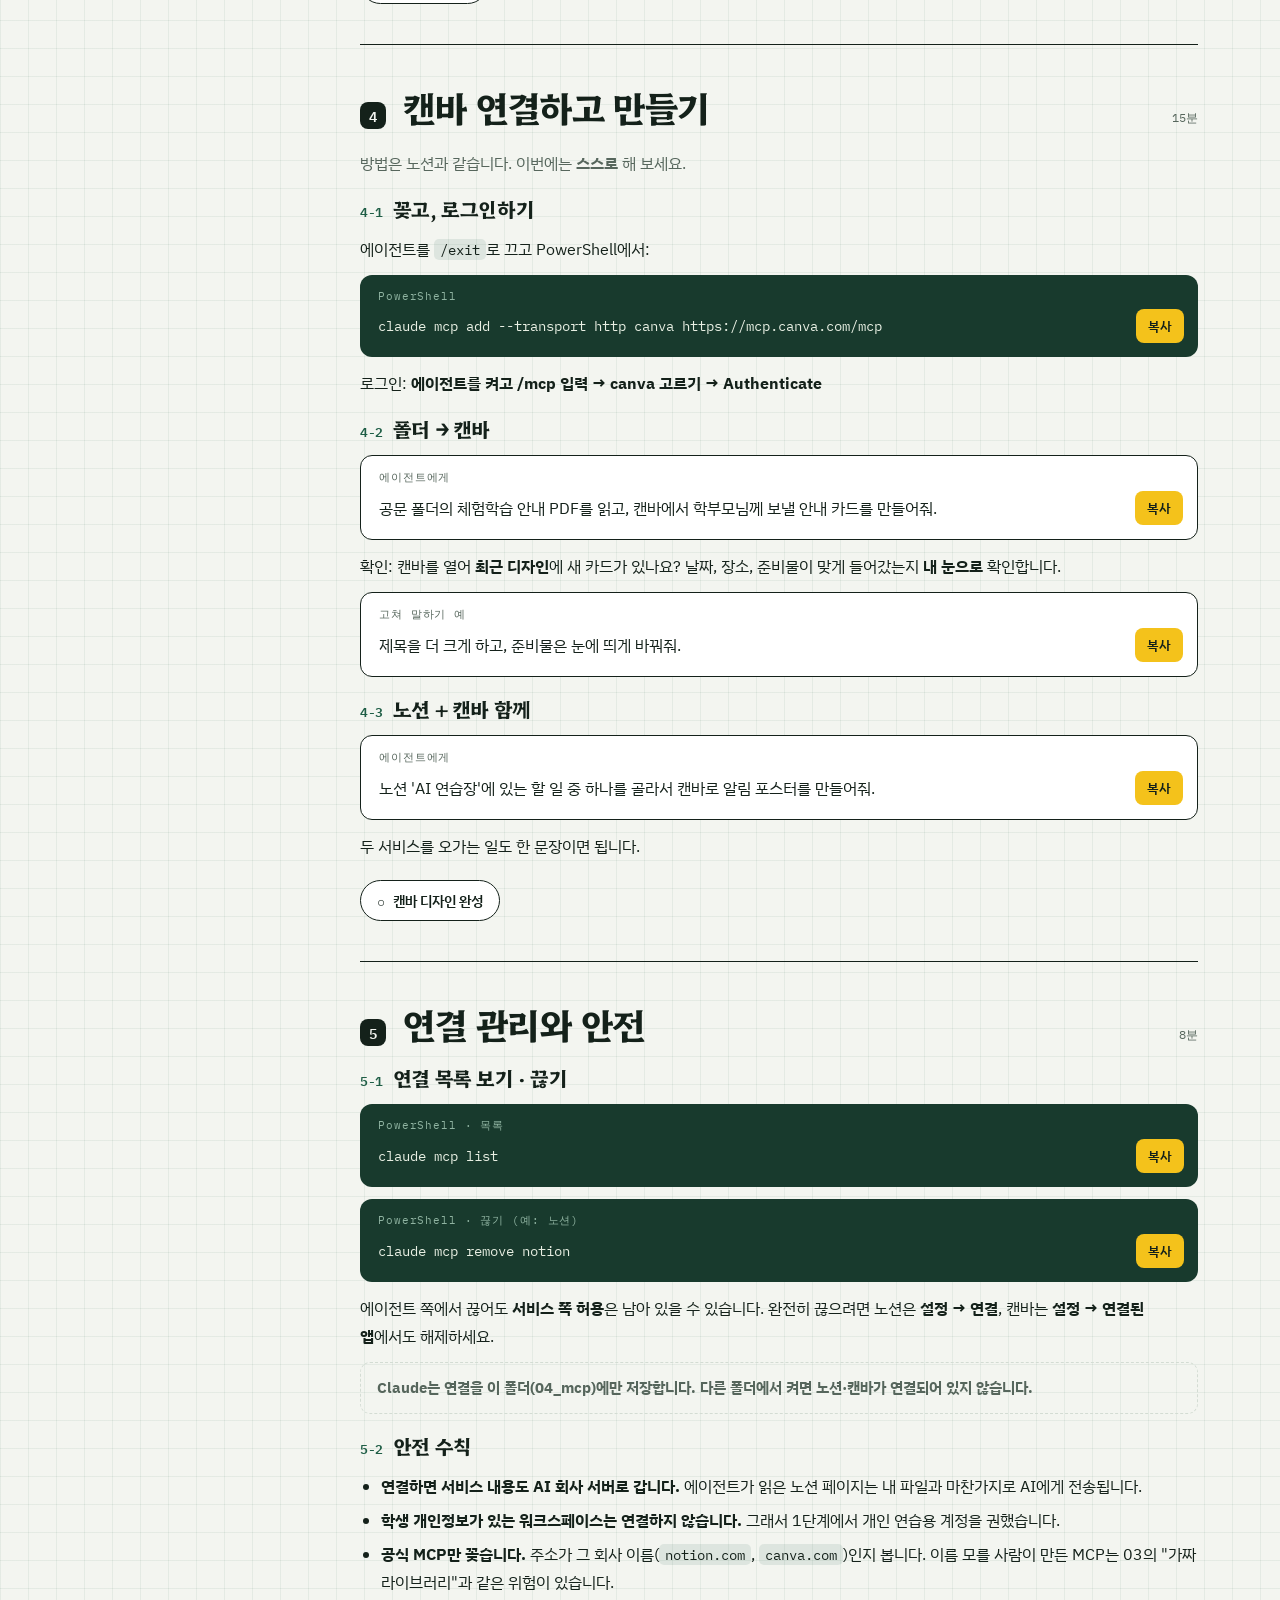
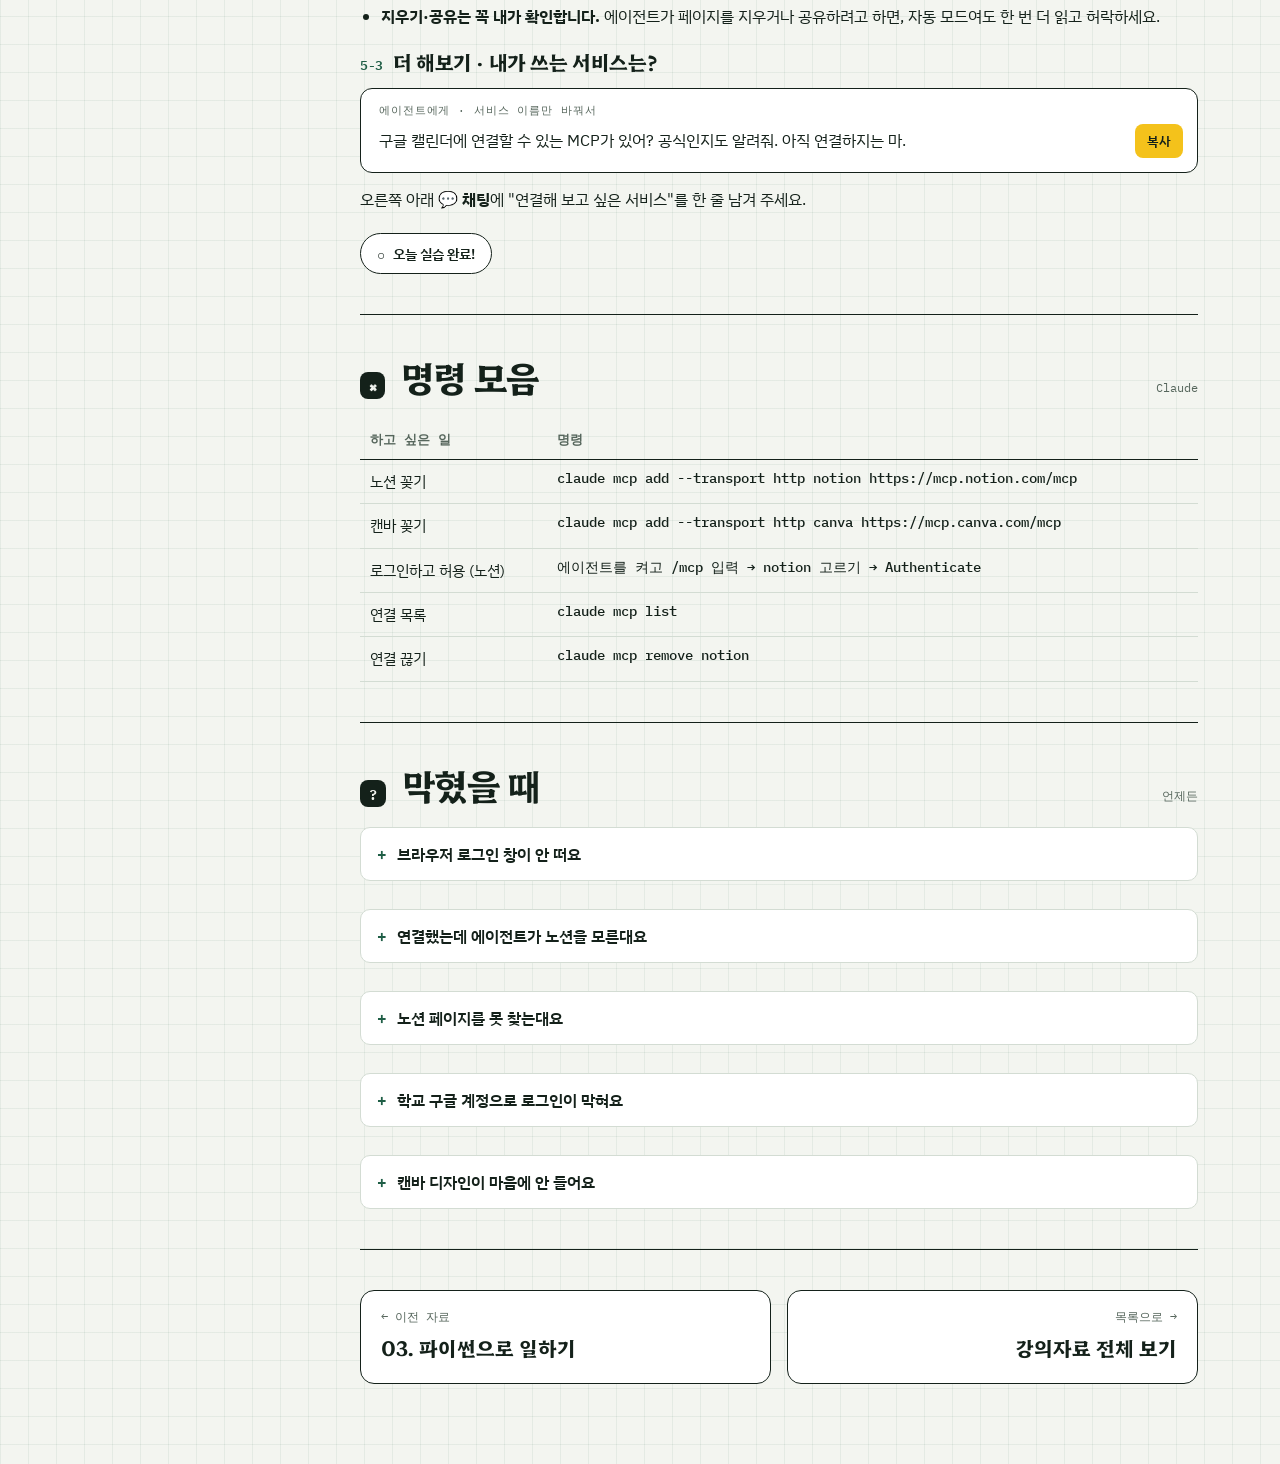
<file: lessons/04.html>
<!doctype html>
<html lang="ko">
<head>
<meta charset="utf-8">
<meta name="viewport" content="width=device-width, initial-scale=1, viewport-fit=cover">
<title>MCP로 노션·캔바 연결하기 | 수요 AI 에이전트 빌더스</title>
<meta name="description" content="수요 AI 에이전트 빌더스 강의자료 04: MCP가 무엇인지 알고, 에이전트에 노션과 캔바를 연결해 폴더의 파일을 노션 페이지와 캔바 디자인으로 만들어 봅니다.">
<meta property="og:title" content="MCP로 노션·캔바 연결하기 | 수요 AI 에이전트 빌더스">
<meta property="og:description" content="에이전트에 노션과 캔바를 연결하는 플러그, MCP.">
<link rel="preconnect" href="https://fonts.googleapis.com">
<link rel="preconnect" href="https://fonts.gstatic.com" crossorigin>
<link rel="stylesheet" href="https://fonts.googleapis.com/css2?family=Hahmlet:wght@500;700;900&family=IBM+Plex+Sans+KR:wght@400;500;700&family=IBM+Plex+Mono:wght@400;500;600&display=swap">
<link rel="stylesheet" href="../assets/lesson.css">
</head>
<body>

<header class="top">
  <div class="wrap">
    <a class="home" href="./">← 강의자료 목록</a>
    <div class="prog" aria-live="polite"><span id="progText">0 / 6 완료</span><span class="trk"><i id="progBar"></i></span></div>
  </div>
</header>

<div class="wrap">
  <section class="lesson-hero">
    <div class="meta"><span><b>강의자료 04</b></span><span>바깥 서비스 연결</span><span>약 60분</span><span>Windows · PowerShell 기준</span><span>노션 · 캔바 계정</span></div>
    <h1>MCP로 노션·캔바 연결하기</h1>
    <p class="goal">오늘의 목표: 내 폴더 안에서만 일하던 에이전트에 <span class="mark">노션과 캔바를 연결</span>해서, 폴더의 파일을 읽고 그 결과를 바로 노션 페이지와 캔바 디자인으로 만들어 봅니다.</p>
    <div class="takeaways">
      <span><b>①</b>MCP가 무엇인지</span>
      <span><b>②</b>노션 · 캔바 연결하기</span>
      <span><b>③</b>연결 보기 · 끊기 · 안전</span>
    </div>
  </section>

  <div class="layout">
    <nav class="toc" aria-label="오늘의 순서" id="toc">
      <a href="#s0"><b><span>0</span></b>MCP가 뭐예요?<small>10분</small></a>
      <a href="#s1"><b><span>1</span></b>준비<small>5분</small></a>
      <a href="#s2"><b><span>2</span></b>노션 연결<small>10분</small></a>
      <a href="#s3"><b><span>3</span></b>노션에 정리하기<small>12분</small></a>
      <a href="#s4"><b><span>4</span></b>캔바 연결 · 만들기<small>15분</small></a>
      <a href="#s5"><b><span>5</span></b>연결 관리 · 안전<small>8분</small></a>
      <a href="#keys" class="faq-link"><b>⌘</b>명령 모음<small>표</small></a>
      <a href="#faq" class="faq-link"><b>?</b>막혔을 때<small>상시</small></a>
    </nav>

    <main>
      <!-- 0 -->
      <section class="step" id="s0" data-step="s0">
        <div class="step-head"><span class="n">0</span><h2>MCP가 뭐예요?</h2><span class="time">10분</span></div>
        <p class="lead">지금까지 에이전트는 <b>내 컴퓨터의 작업 폴더</b> 안에서만 일했습니다. 노션 페이지나 캔바 디자인은 손댈 수 없었죠. <b>MCP</b>는 에이전트를 다른 서비스에 꽂는 <b>연결 플러그</b>입니다.</p>
        <div class="screen">[내 작업 폴더]  ←  에이전트  →  <span class="ok">MCP</span>  →  [노션]
                                    <span class="ok">MCP</span>  →  [캔바]</div>
        <ul class="plain">
          <li><b>USB처럼 규격이 정해져 있습니다.</b> 서비스 회사가 MCP를 만들어 두면, Claude든 Codex든 같은 방법으로 꽂아 쓸 수 있습니다.</li>
          <li><b>연결 = 내 계정을 빌려주는 것</b>입니다. 처음 연결할 때 서비스에 로그인하고 "허용"을 누르면, 에이전트가 <b>내 이름으로</b> 페이지를 읽고 만듭니다.</li>
          <li><b>웹 AI와 다른 점</b>: 내 폴더의 파일과 바깥 서비스를 <b>한 번에</b> 다룹니다. "이 폴더 공문을 읽고 노션에 정리해줘"가 한 문장으로 됩니다.</li>
        </ul>
        <div class="tip"><b>노션·캔바만 있는 게 아닙니다.</b> 요즘은 많은 서비스가 MCP를 내놓고 있습니다. 오늘 연결하는 방법은 다른 서비스에도 거의 그대로 쓰입니다.</div>
        <button class="done-btn" type="button" data-done="s0" aria-pressed="false">이해했어요</button>
      </section>

      <!-- 1 -->
      <section class="step" id="s1" data-step="s1">
        <div class="step-head"><span class="n">1</span><h2>준비</h2><span class="time">5분</span></div>
        <p class="lead">먼저 내가 쓰는 도구를 고르세요. 이 페이지의 명령이 그 도구에 맞게 바뀝니다.</p>
        <div class="tabs pick" role="tablist" id="pick"></div>

        <div class="sub">
          <h3><span class="k">1-1</span>계정 확인</h3>
          <ul class="plain">
            <li><b>노션</b> 계정 (무료 계정이면 충분합니다)</li>
            <li><b>캔바</b> 계정 (선생님은 캔바 교육용을 무료로 쓸 수 있습니다)</li>
            <li>학교 업무용 워크스페이스보다 <b>개인 연습용 계정</b>을 권합니다. 이유는 5단계에서 이야기합니다.</li>
          </ul>
        </div>

        <div class="sub">
          <h3><span class="k">1-2</span>작업 폴더와 실습 파일</h3>
          <p>03에서 쓴 가짜 공문 자료를 새 폴더에 받습니다.</p>
          <div class="cmd"><span class="lbl">PowerShell</span><pre>mkdir C:\projects\04_mcp -Force; cd C:\projects\04_mcp; Invoke-WebRequest https://kimjkeun.github.io/AI_teachr/assets/samples/tools-sample.zip -OutFile s.zip; Expand-Archive s.zip -DestinationPath . -Force; Remove-Item s.zip; explorer .</pre><button class="copy" type="button">복사</button></div>
          <p><code class="i">PS C:\projects\04_mcp&gt;</code>가 보이는 상태로 2단계로 갑니다. 에이전트는 아직 켜지 않습니다.</p>
        </div>
        <button class="done-btn" type="button" data-done="s1" aria-pressed="false">준비 완료</button>
      </section>

      <!-- 2 -->
      <section class="step" id="s2" data-step="s2">
        <div class="step-head"><span class="n">2</span><h2>노션 연결하기</h2><span class="time">10분</span></div>
        <p class="lead">연결은 두 번에 끝납니다. <b>① 플러그 꽂기</b>(명령 한 줄) → <b>② 로그인하고 허용</b>.</p>

        <div class="sub">
          <h3><span class="k">2-1</span>플러그 꽂기</h3>
          <div class="cmd"><span class="lbl">PowerShell</span><pre><span data-t="notionAdd">claude mcp add --transport http notion https://mcp.notion.com/mcp</span></pre><button class="copy" type="button">복사</button></div>
          <p>주소 <code class="i">mcp.notion.com</code>은 <b>노션이 직접 운영하는 공식 MCP</b>입니다.</p>
        </div>

        <div class="sub">
          <h3><span class="k">2-2</span>로그인하고 허용</h3>
          <p><b data-t="loginN">에이전트를 켜고 /mcp 입력 → notion 고르기 → Authenticate</b></p>
          <div class="cmd"><span class="lbl">PowerShell</span><pre><span data-t="cmd">claude</span></pre><button class="copy" type="button">복사</button></div>
          <p>브라우저에 노션 화면이 뜨면 로그인하고, <b>어떤 권한을 주는지 읽은 뒤</b> 허용을 누릅니다. 창을 닫고 터미널로 돌아옵니다.</p>
        </div>

        <div class="sub">
          <h3><span class="k">2-3</span>연결됐는지 확인</h3>
          <div class="cmd prompt"><span class="lbl">에이전트에게</span><pre>노션 연결됐어? 내 노션에 있는 페이지 제목 몇 개만 알려줘.</pre><button class="copy" type="button">복사</button></div>
          <p>내 노션의 페이지 제목이 나오면 성공입니다. 에이전트가 노션 도구를 써도 되는지 물으면 허락하세요.</p>
        </div>
        <button class="done-btn" type="button" data-done="s2" aria-pressed="false">노션 연결 성공</button>
      </section>

      <!-- 3 -->
      <section class="step" id="s3" data-step="s3">
        <div class="step-head"><span class="n">3</span><h2>노션에 정리하기</h2><span class="time">12분</span></div>
        <p class="lead">내 폴더의 파일을 읽고, 결과를 노션에 바로 씁니다. 웹 AI였다면 파일 올리기 → 답 복사 → 노션에 붙여 넣기를 했을 일입니다.</p>

        <div class="sub">
          <h3><span class="k">3-1</span>폴더 → 노션</h3>
          <div class="cmd prompt"><span class="lbl">에이전트에게</span><pre>공문 폴더의 PDF 3개를 읽고, 노션에 'AI 연습장' 페이지를 만들어서 할 일과 마감일을 표로 정리해줘.</pre><button class="copy" type="button">복사</button></div>
          <p>확인: 노션을 열어 보세요. 왼쪽 목록에 <b>AI 연습장</b> 페이지가 생기고, 공문 3건의 할 일과 마감일이 표로 들어 있나요?</p>
        </div>

        <div class="sub">
          <h3><span class="k">3-2</span>노션 → 에이전트</h3>
          <p>이번에는 거꾸로, 노션에 있는 내용을 읽게 합니다.</p>
          <div class="cmd prompt"><span class="lbl">에이전트에게</span><pre>노션 'AI 연습장' 페이지를 읽고, 마감이 제일 빠른 일이 뭔지 알려줘.</pre><button class="copy" type="button">복사</button></div>
          <div class="tip"><b>더 해보기</b>: 노션에서 표에 줄 하나를 <b>직접</b> 추가한 뒤 3-2를 다시 물어보세요. 에이전트가 내가 고친 내용까지 읽습니다.</div>
        </div>
        <button class="done-btn" type="button" data-done="s3" aria-pressed="false">노션 정리 완료</button>
      </section>

      <!-- 4 -->
      <section class="step" id="s4" data-step="s4">
        <div class="step-head"><span class="n">4</span><h2>캔바 연결하고 만들기</h2><span class="time">15분</span></div>
        <p class="lead">방법은 노션과 같습니다. 이번에는 <b>스스로</b> 해 보세요.</p>

        <div class="sub">
          <h3><span class="k">4-1</span>꽂고, 로그인하기</h3>
          <p>에이전트를 <code class="i">/exit</code>로 끄고 PowerShell에서:</p>
          <div class="cmd"><span class="lbl">PowerShell</span><pre><span data-t="canvaAdd">claude mcp add --transport http canva https://mcp.canva.com/mcp</span></pre><button class="copy" type="button">복사</button></div>
          <p>로그인: <b data-t="loginC">에이전트를 켜고 /mcp 입력 → canva 고르기 → Authenticate</b></p>
        </div>

        <div class="sub">
          <h3><span class="k">4-2</span>폴더 → 캔바</h3>
          <div class="cmd prompt"><span class="lbl">에이전트에게</span><pre>공문 폴더의 체험학습 안내 PDF를 읽고, 캔바에서 학부모님께 보낼 안내 카드를 만들어줘.</pre><button class="copy" type="button">복사</button></div>
          <p>확인: 캔바를 열어 <b>최근 디자인</b>에 새 카드가 있나요? 날짜, 장소, 준비물이 맞게 들어갔는지 <b>내 눈으로</b> 확인합니다.</p>
          <div class="cmd prompt"><span class="lbl">고쳐 말하기 예</span><pre>제목을 더 크게 하고, 준비물은 눈에 띄게 바꿔줘.</pre><button class="copy" type="button">복사</button></div>
        </div>

        <div class="sub">
          <h3><span class="k">4-3</span>노션 + 캔바 함께</h3>
          <div class="cmd prompt"><span class="lbl">에이전트에게</span><pre>노션 'AI 연습장'에 있는 할 일 중 하나를 골라서 캔바로 알림 포스터를 만들어줘.</pre><button class="copy" type="button">복사</button></div>
          <p>두 서비스를 오가는 일도 한 문장이면 됩니다.</p>
        </div>
        <button class="done-btn" type="button" data-done="s4" aria-pressed="false">캔바 디자인 완성</button>
      </section>

      <!-- 5 -->
      <section class="step" id="s5" data-step="s5">
        <div class="step-head"><span class="n">5</span><h2>연결 관리와 안전</h2><span class="time">8분</span></div>

        <div class="sub">
          <h3><span class="k">5-1</span>연결 목록 보기 · 끊기</h3>
          <div class="cmd"><span class="lbl">PowerShell · 목록</span><pre><span data-t="list">claude mcp list</span></pre><button class="copy" type="button">복사</button></div>
          <div class="cmd"><span class="lbl">PowerShell · 끊기 (예: 노션)</span><pre><span data-t="remove">claude mcp remove notion</span></pre><button class="copy" type="button">복사</button></div>
          <p>에이전트 쪽에서 끊어도 <b>서비스 쪽 허용</b>은 남아 있을 수 있습니다. 완전히 끊으려면 노션은 <b>설정 → 연결</b>, 캔바는 <b>설정 → 연결된 앱</b>에서도 해제하세요.</p>
          <div class="tip"><b data-t="scope">Claude는 연결을 이 폴더(04_mcp)에만 저장합니다. 다른 폴더에서 켜면 노션·캔바가 연결되어 있지 않습니다.</b></div>
        </div>

        <div class="sub">
          <h3><span class="k">5-2</span>안전 수칙</h3>
          <ul class="plain">
            <li><b>연결하면 서비스 내용도 AI 회사 서버로 갑니다.</b> 에이전트가 읽은 노션 페이지는 내 파일과 마찬가지로 AI에게 전송됩니다.</li>
            <li><b>학생 개인정보가 있는 워크스페이스는 연결하지 않습니다.</b> 그래서 1단계에서 개인 연습용 계정을 권했습니다.</li>
            <li><b>공식 MCP만 꽂습니다.</b> 주소가 그 회사 이름(<code class="i">notion.com</code>, <code class="i">canva.com</code>)인지 봅니다. 이름 모를 사람이 만든 MCP는 03의 "가짜 라이브러리"과 같은 위험이 있습니다.</li>
            <li><b>지우기·공유는 꼭 내가 확인합니다.</b> 에이전트가 페이지를 지우거나 공유하려고 하면, 자동 모드여도 한 번 더 읽고 허락하세요.</li>
          </ul>
        </div>

        <div class="sub">
          <h3><span class="k">5-3</span>더 해보기 · 내가 쓰는 서비스는?</h3>
          <div class="cmd prompt"><span class="lbl">에이전트에게 · 서비스 이름만 바꿔서</span><pre>구글 캘린더에 연결할 수 있는 MCP가 있어? 공식인지도 알려줘. 아직 연결하지는 마.</pre><button class="copy" type="button">복사</button></div>
          <p>오른쪽 아래 <b>💬 채팅</b>에 "연결해 보고 싶은 서비스"를 한 줄 남겨 주세요.</p>
        </div>
        <button class="done-btn" type="button" data-done="s5" aria-pressed="false">오늘 실습 완료!</button>
      </section>

      <!-- 명령 모음 -->
      <section class="step" id="keys">
        <div class="step-head"><span class="n">⌘</span><h2>명령 모음</h2><span class="time" id="keysTool">Claude</span></div>
        <table class="keys">
          <thead><tr><th>하고 싶은 일</th><th>명령</th></tr></thead>
          <tbody>
            <tr><td>노션 꽂기</td><td data-t="notionAdd">claude mcp add --transport http notion https://mcp.notion.com/mcp</td></tr>
            <tr><td>캔바 꽂기</td><td data-t="canvaAdd">claude mcp add --transport http canva https://mcp.canva.com/mcp</td></tr>
            <tr><td>로그인하고 허용 (노션)</td><td data-t="loginN">에이전트를 켜고 /mcp 입력 → notion 고르기 → Authenticate</td></tr>
            <tr><td>연결 목록</td><td data-t="list">claude mcp list</td></tr>
            <tr><td>연결 끊기</td><td data-t="remove">claude mcp remove notion</td></tr>
          </tbody>
        </table>
      </section>

      <!-- FAQ -->
      <section class="step" id="faq">
        <div class="step-head"><span class="n">?</span><h2>막혔을 때</h2><span class="time">언제든</span></div>
        <details>
          <summary>브라우저 로그인 창이 안 떠요</summary>
          <div class="body"><p>터미널에 주소(https://…)가 보이면 그 주소를 복사해 브라우저에 직접 붙여 넣으세요. 로그인과 허용이 끝나면 터미널로 돌아옵니다.</p></div>
        </details>
        <details>
          <summary>연결했는데 에이전트가 노션을 모른대요</summary>
          <div class="body"><p>① 에이전트를 <b>껐다 다시 켜세요.</b> 연결은 켤 때 읽습니다. ② 연결 목록 명령으로 notion이 있는지 보세요. ③ Claude라면 <b>04_mcp 폴더에서</b> 켰는지 확인하세요.</p></div>
        </details>
        <details>
          <summary>노션 페이지를 못 찾는대요</summary>
          <div class="body"><p>로그인할 때 고른 <b>워크스페이스</b>가 맞는지 보세요. 노션 계정이 여러 개면 다른 워크스페이스로 들어갔을 수 있습니다. 연결을 끊고 다시 로그인하면 고칠 수 있습니다.</p></div>
        </details>
        <details>
          <summary>학교 구글 계정으로 로그인이 막혀요</summary>
          <div class="body"><p>학교 계정은 관리자가 외부 앱 연결을 막아 둔 경우가 있습니다. 개인 계정으로 연습하세요.</p></div>
        </details>
        <details>
          <summary>캔바 디자인이 마음에 안 들어요</summary>
          <div class="body"><p>말로 고치면 됩니다. "글씨를 줄여줘", "색을 차분하게 바꿔줘". 마지막 손질은 캔바에서 직접 하는 편이 빠를 때도 많습니다.</p></div>
        </details>
      </section>

      <nav class="pager" aria-label="자료 이동">
        <a href="03.html"><small>← 이전 자료</small><b>03. 파이썬으로 일하기</b></a>
        <a class="next" href="./"><small>목록으로 →</small><b>강의자료 전체 보기</b></a>
      </nav>
    </main>
  </div>
</div>

<script>
(() => {
  const $ = (s, r = document) => r.querySelector(s);
  const $$ = (s, r = document) => [...r.querySelectorAll(s)];
  const store = {
    get(k, d) { try { const v = localStorage.getItem(k); return v == null ? d : JSON.parse(v); } catch { return d; } },
    set(k, v) { try { localStorage.setItem(k, JSON.stringify(v)); } catch {} }
  };

  /* ---------- 도구별 MCP 명령 (01과 같은 선택값 사용) ---------- */
  const MCP = (c, n, add) => ({ cmd: c,
    notionAdd: add("notion", "https://mcp.notion.com/mcp"), canvaAdd: add("canva", "https://mcp.canva.com/mcp"),
    list: c + " mcp list", remove: c + " mcp remove notion" });
  const AGY = { ...MCP("agy", 0, (n, u) => `agy mcp add ${n} ${u}`),
    loginN: "에이전트를 켜고 노션을 처음 쓰려 할 때 브라우저가 열리면 로그인하고 허용",
    loginC: "에이전트를 켜고 캔바를 처음 쓰려 할 때 브라우저가 열리면 로그인하고 허용",
    scope: "연결은 이 컴퓨터의 모든 폴더에 적용됩니다. 다 쓴 뒤에는 5-1처럼 끊어 두세요." };
  const TOOLS = [
    { id: "claude", tab: "Claude", sub: "Claude Code", ...MCP("claude", 0, (n, u) => `claude mcp add --transport http ${n} ${u}`),
      loginN: "에이전트를 켜고 /mcp 입력 → notion 고르기 → Authenticate", loginC: "에이전트를 켜고 /mcp 입력 → canva 고르기 → Authenticate",
      scope: "Claude는 연결을 이 폴더(04_mcp)에만 저장합니다. 다른 폴더에서 켜면 노션·캔바가 연결되어 있지 않습니다." },
    { id: "codex", tab: "ChatGPT", sub: "Codex CLI", ...MCP("codex", 0, (n, u) => `codex mcp add ${n} --url ${u}`),
      loginN: "PowerShell에서 codex mcp login notion 입력 → 브라우저에서 로그인하고 허용", loginC: "PowerShell에서 codex mcp login canva 입력 → 브라우저에서 로그인하고 허용",
      scope: "연결은 이 컴퓨터의 모든 폴더에 적용됩니다. 다 쓴 뒤에는 5-1처럼 끊어 두세요." },
    { id: "gemini", tab: "Gemini", sub: "Antigravity CLI", ...AGY },
    { id: "grok", tab: "Grok", sub: "Grok Build", ...MCP("grok", 0, (n, u) => `grok mcp add ${n} ${u}`),
      loginN: AGY.loginN, loginC: AGY.loginC, scope: AGY.scope },
    { id: "free", tab: "구독 없음", sub: "Antigravity CLI (무료)", ...AGY }
  ];
  const pick = $("#pick");
  TOOLS.forEach(t => {
    const b = document.createElement("button"); b.type = "button"; b.setAttribute("role", "tab"); b.id = "pick-" + t.id;
    const s = document.createElement("small"); s.textContent = t.sub;
    b.append(document.createTextNode(t.tab), s);
    b.addEventListener("click", () => select(t.id));
    pick.append(b);
  });
  function select(id) {
    const t = TOOLS.find(x => x.id === id);
    TOOLS.forEach(x => { const b = $("#pick-" + x.id); b.setAttribute("aria-selected", x.id === id ? "true" : "false"); b.tabIndex = x.id === id ? 0 : -1; });
    $$("[data-t]").forEach(e => { e.textContent = t[e.dataset.t]; });
    $("#keysTool").textContent = t.tab;
    store.set("wab-l1-tool", id);
  }
  pick.addEventListener("keydown", (e) => {
    if (e.key !== "ArrowRight" && e.key !== "ArrowLeft") return;
    const ids = TOOLS.map(t => t.id); const cur = ids.indexOf(store.get("wab-l1-tool", ids[0]));
    const next = ids[(cur + (e.key === "ArrowRight" ? 1 : ids.length - 1)) % ids.length];
    select(next); $("#pick-" + next).focus();
  });
  select(TOOLS.some(t => t.id === store.get("wab-l1-tool")) ? store.get("wab-l1-tool") : "claude");

  /* ---------- 복사 버튼 ---------- */
  document.addEventListener("click", (e) => {
    const b = e.target.closest(".copy"); if (!b) return;
    const pre = b.parentElement.querySelector("pre"); const text = pre.textContent;
    const done = (msg) => { b.textContent = msg; b.classList.add("ok"); setTimeout(() => { b.textContent = "복사"; b.classList.remove("ok"); }, 1600); };
    const selectIt = () => { const r = document.createRange(); r.selectNodeContents(pre); const s = getSelection(); s.removeAllRanges(); s.addRange(r); done("Ctrl+C"); };
    try { navigator.clipboard.writeText(text).then(() => done("복사됨 ✓"), selectIt); } catch { selectIt(); }
  });

  /* ---------- 진행 체크 ---------- */
  const STEPS = ["s0", "s1", "s2", "s3", "s4", "s5"];
  const KEY = "wab-l4mcp-done";
  let done = store.get(KEY, []);
  function paint() {
    $$(".done-btn").forEach(b => b.setAttribute("aria-pressed", done.includes(b.dataset.done) ? "true" : "false"));
    $$("#toc a").forEach(a => { const id = a.getAttribute("href").slice(1); a.classList.toggle("done", done.includes(id)); });
    const n = STEPS.filter(s => done.includes(s)).length;
    $("#progText").textContent = n + " / " + STEPS.length + " 완료";
    $("#progBar").style.width = (n / STEPS.length * 100) + "%";
  }
  $$(".done-btn").forEach(b => b.addEventListener("click", () => {
    const id = b.dataset.done;
    done = done.includes(id) ? done.filter(x => x !== id) : done.concat(id);
    store.set(KEY, done); paint();
  }));
  paint();
})();
</script>
<script src="../assets/toc.js" defer></script>
<script src="../assets/chat.js" data-room="m4" defer></script>
</body>
</html>
</file>
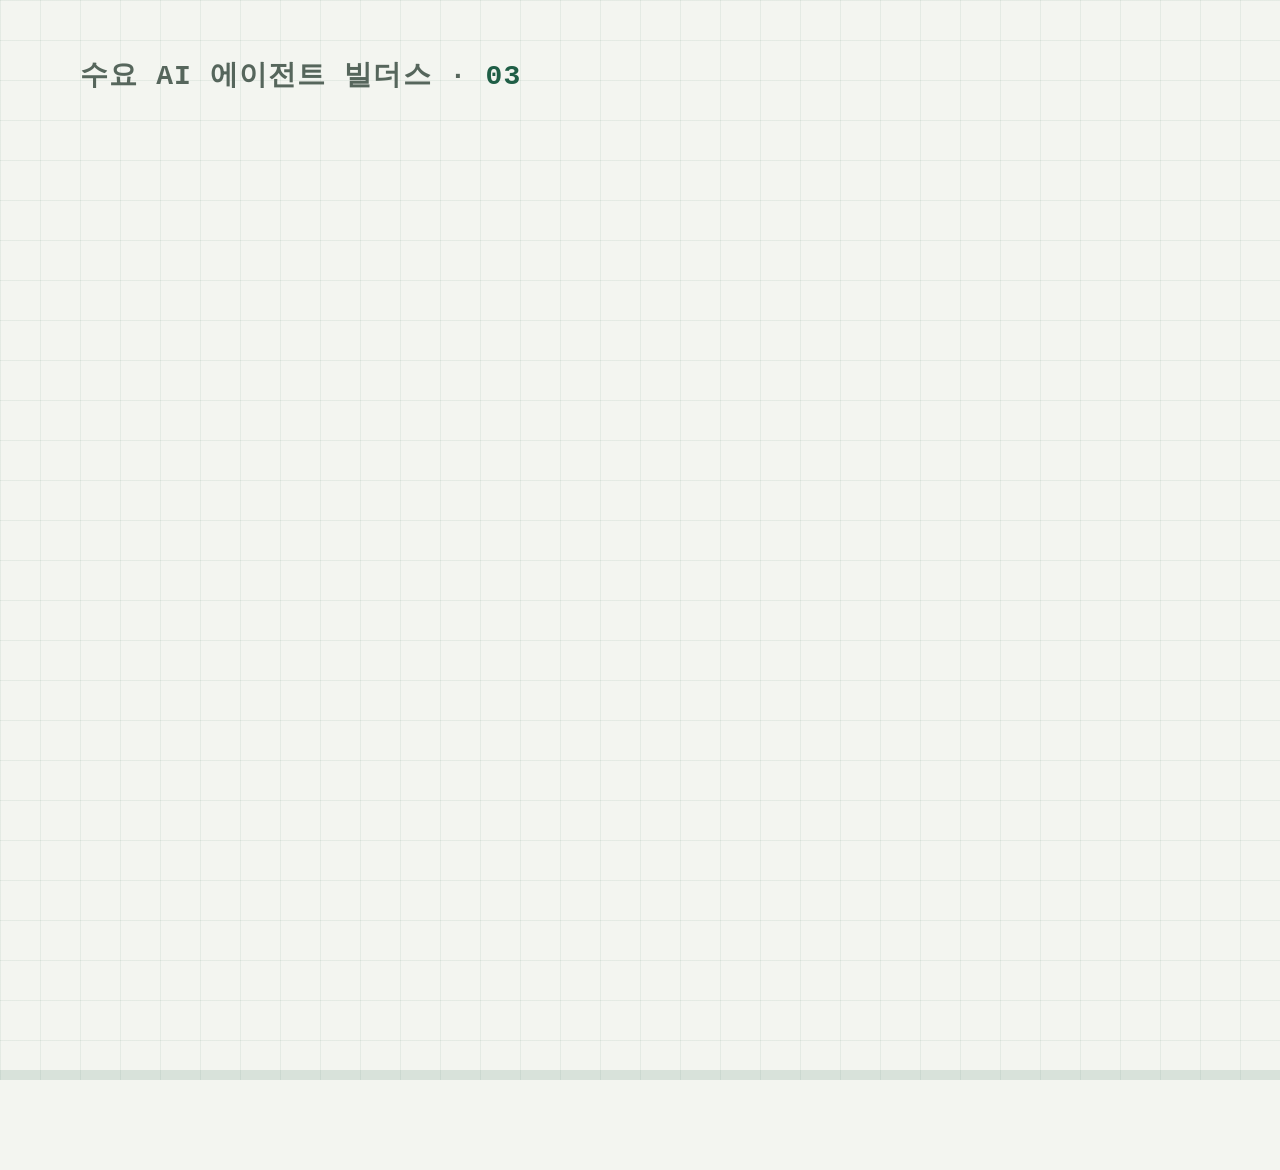
<file: research/video-03/intro03.html>
<!doctype html>
<html lang="ko"><head><meta charset="utf-8"><title>03 도입 영상 · 모션 그래픽</title>
<style>
:root { --paper:#F3F5F0; --surface:#fff; --ink:#14211A; --muted:#56665C; --line:#D3DCD3; --accent:#F4C21B; --green:#1F5E46; --board:#183A2D; --board-ink:#E8EFE3; --board-dim:#8FB3A1; --danger:#B3402A; --warn-bg:#FFF4D1; --warn-line:#E2B93B;
  --body:"Malgun Gothic","Apple SD Gothic Neo",system-ui,sans-serif; --mono:"Consolas","Malgun Gothic",monospace; }
* { box-sizing:border-box; margin:0; padding:0; }
html,body { width:1920px; height:1080px; overflow:hidden; background:var(--paper); }
body { position:relative; font-family:var(--body); color:var(--ink); word-break:keep-all;
  background-image:linear-gradient(rgba(31,94,70,.07) 1px,transparent 1px),linear-gradient(90deg,rgba(31,94,70,.07) 1px,transparent 1px); background-size:40px 40px; }
.abs { position:absolute; }
.scene { position:absolute; inset:0; opacity:0; }
.tag { position:absolute; left:80px; top:56px; font:600 28px var(--mono); color:var(--muted); letter-spacing:.04em; }
.tag b { color:var(--green); }
#bar { position:absolute; left:0; bottom:0; height:10px; width:0; background:var(--green); }
#bar2 { position:absolute; left:0; bottom:0; height:10px; width:100%; background:rgba(31,94,70,.12); }

/* S1 */
#s1 .center { position:absolute; left:0; right:0; top:330px; text-align:center; }
#s1 h1 { font-size:210px; font-weight:900; line-height:1.1; letter-spacing:-.02em; white-space:nowrap; }
#s1 h1 span.ch { display:inline-block; }
#s1 .hl { background:linear-gradient(transparent 62%, var(--accent) 62%, var(--accent) 94%, transparent 94%) no-repeat; background-size:0% 100%; }
#s1 p { font-size:50px; color:var(--muted); margin-top:38px; font-weight:500; }
#s1 .chip { display:inline-block; font:600 32px var(--mono); color:var(--green); border:3px solid var(--green); padding:10px 26px; border-radius:999px; margin-bottom:44px; background:var(--surface); }

/* S2 */
#phone { left:250px; top:150px; width:400px; height:800px; border:16px solid var(--ink); border-radius:70px; background:#fff; overflow:hidden; box-shadow:0 30px 60px rgba(20,33,26,.18); }
#phone .notch { position:absolute; left:50%; top:0; width:140px; height:34px; margin-left:-70px; background:var(--ink); border-radius:0 0 22px 22px; }
#phone .empty { position:absolute; left:0; right:0; top:340px; text-align:center; font-size:40px; color:var(--muted); line-height:1.5; font-weight:600; }
#phone .grid { position:absolute; left:34px; right:34px; top:120px; display:grid; grid-template-columns:1fr 1fr; gap:46px 28px; }
.app { text-align:center; }
.app i { display:block; width:140px; height:140px; margin:0 auto 12px; border-radius:36px; font:900 44px/140px var(--body); font-style:normal; color:#fff; box-shadow:0 10px 20px rgba(0,0,0,.18); }
.app span { font:600 24px var(--mono); color:var(--ink); }
#eq { left:820px; top:230px; width:1020px; }
.eq-row { display:flex; align-items:center; gap:30px; height:130px; margin-bottom:26px; padding:0 40px; background:var(--surface); border:3px solid var(--line); border-radius:26px; }
.eq-row .k { font-size:54px; font-weight:800; width:380px; }
.eq-row .eqs { font:800 54px var(--mono); color:var(--green); }
.eq-row .v { font-size:54px; font-weight:800; color:var(--green); }
.eq-row.hot { border-color:var(--green); background:#EAF3EC; }

/* S3 */
#term { left:300px; top:230px; width:1320px; height:470px; background:var(--board); border-radius:28px; box-shadow:0 30px 70px rgba(20,33,26,.28); padding:30px 44px; font:500 46px/1.7 var(--mono); color:var(--board-ink); overflow:hidden; }
#term .dots { position:absolute; left:34px; top:20px; }
#term .dots i { display:inline-block; width:18px; height:18px; border-radius:50%; margin-right:10px; background:#7a9a8a; }
#term .lines { margin-top:36px; white-space:pre; }
#term .p { color:var(--board-dim); }
#term .ok { color:#7CE0A6; }
#term .dim { color:var(--board-dim); font-size:40px; }
.cursor { display:inline-block; width:22px; height:46px; background:var(--accent); vertical-align:-8px; margin-left:4px; }
#ask { left:300px; top:760px; width:1320px; background:var(--surface); border:4px solid var(--ink); border-radius:30px; padding:28px 44px; font-size:50px; font-weight:700; }
#ask small { display:block; font:600 26px var(--mono); color:var(--muted); margin-bottom:8px; }
#askok { right:60px; top:-40px; background:var(--green); color:#fff; font:700 34px var(--body); padding:12px 26px; border-radius:999px; }

/* S4 cards */
.card { top:215px; width:410px; height:660px; background:var(--surface); border:4px solid var(--ink); border-radius:34px; box-shadow:0 22px 44px rgba(20,33,26,.16); padding:34px 30px; overflow:hidden; }
.card h3 { font-size:58px; font-weight:900; line-height:1.1; }
.card h4 { font-size:34px; font-weight:600; color:var(--muted); margin-top:6px; }
.card .lib { position:absolute; left:30px; bottom:26px; font:700 30px var(--mono); color:var(--green); background:#EAF3EC; border-radius:12px; padding:6px 16px; }
.card .stage { position:absolute; left:30px; right:30px; top:190px; height:380px; }
.sheet { position:absolute; width:150px; height:200px; background:#fff; border:4px solid var(--ink); border-radius:12px; padding:18px 14px; font:700 28px var(--body); }
.sheet b { display:block; height:8px; background:var(--line); border-radius:4px; margin-top:12px; }
.sheet em { font-style:normal; color:#C0392B; }
.cell { position:absolute; width:62px; height:44px; border:2px solid var(--line); text-align:center; font:600 26px/40px var(--mono); background:#fff; }
.tab { position:absolute; top:316px; height:46px; line-height:42px; padding:0 14px; font:700 26px var(--body); border:3px solid var(--ink); border-radius:10px 10px 0 0; background:#EAF3EC; }
.frm { position:absolute; left:0; right:0; font-size:36px; font-weight:700; line-height:1; white-space:nowrap; }
.frm span.f { display:inline-block; min-width:62px; text-align:center; border-bottom:4px solid var(--ink); margin:0 6px; color:var(--green); font-weight:900; }
.box { position:absolute; border:4px solid var(--ink); background:#CFE5D7; }
.whisk { position:absolute; width:4px; background:var(--ink); }
.med { position:absolute; height:6px; background:var(--green); }
#cap4 { left:0; right:0; top:930px; text-align:center; font-size:52px; font-weight:800; }
#cap4 span { background:linear-gradient(transparent 62%, var(--accent) 62%, var(--accent) 94%, transparent 94%); padding:0 .1em; }

/* S5 */
#s5 h2 { position:absolute; left:0; right:0; top:150px; text-align:center; font-size:96px; font-weight:900; }
.lib2 { top:340px; width:660px; height:380px; background:var(--surface); border:6px solid var(--ink); border-radius:34px; text-align:center; padding-top:80px; font:800 86px var(--mono); }
.lib2 small { display:block; font:600 36px var(--body); margin-top:26px; color:var(--muted); }
#bad { left:230px; border-color:var(--danger); color:var(--danger); }
#good { left:1030px; border-color:var(--green); color:var(--green); }
#stamp { left:640px; top:300px; font:900 84px var(--body); color:var(--danger); border:10px solid var(--danger); border-radius:16px; padding:0 24px; background:rgba(255,255,255,.85); }
#tick { left:1500px; top:300px; width:130px; height:130px; border-radius:50%; background:var(--green); color:#fff; font:900 90px/130px var(--body); text-align:center; }
#quote { left:0; right:0; top:800px; text-align:center; font-size:76px; font-weight:800; }
#quote span { background:var(--warn-bg); border:4px solid var(--warn-line); border-radius:30px; padding:14px 40px; display:inline-block; }

/* S6 */
#s6 .center { position:absolute; left:0; right:0; top:340px; text-align:center; }
#s6 h2 { font-size:160px; font-weight:900; letter-spacing:-.02em; line-height:1.15; }
#s6 .hl { background:linear-gradient(transparent 62%, var(--accent) 62%, var(--accent) 94%, transparent 94%) no-repeat; background-size:0% 100%; }
#s6 p { font-size:56px; margin-top:40px; color:var(--muted); font-weight:600; }
#s6 .brand { margin-top:70px; font:700 38px var(--mono); color:var(--green); letter-spacing:.08em; }
#fade { position:absolute; inset:0; background:var(--paper); opacity:0; pointer-events:none; }
</style></head>
<body>
<div class="tag">수요 AI 에이전트 빌더스 · <b>03</b></div>

<div class="scene" id="s1"><div class="center">
  <div class="chip" id="s1chip">강의자료 03 · 약 60분</div>
  <h1 id="s1t"></h1>
  <p id="s1sub">용도에 맞는 라이브러리(앱)를 깔아서 · PDF · 엑셀 · 한글 · 그래프까지</p>
</div></div>

<div class="scene" id="s2">
  <div class="abs" id="phone"><div class="notch"></div><div class="empty" id="phEmpty">앱이 없어요<br>기본 기능만 있음</div><div class="grid" id="phGrid"></div></div>
  <div class="abs" id="eq"></div>
</div>

<div class="scene" id="s3">
  <div class="abs" id="term"><div class="dots"><i></i><i></i><i></i></div><div class="lines" id="termLines"></div></div>
  <div class="abs" id="ask"><small>에이전트에게</small><span id="askText"></span><div class="abs" id="askok">✓ 합쳤어요</div></div>
</div>

<div class="scene" id="s4"><div id="cards"></div><div class="abs" id="cap4"><span>말로 시키면, 에이전트가 일합니다</span></div></div>

<div class="scene" id="s5">
  <h2 id="s5h">이름이 비슷한 <span style="color:var(--danger)">가짜</span>를 조심하세요</h2>
  <div class="abs lib2" id="bad">hwpx<small>이름만 비슷한 다른 라이브러리</small></div>
  <div class="abs lib2" id="good">python-hwpx<small>한글 파일용 라이브러리</small></div>
  <div class="abs" id="stamp">가짜</div>
  <div class="abs" id="tick">✓</div>
  <div class="abs" id="quote"><span id="quoteText"></span></div>
</div>

<div class="scene" id="s6"><div class="center">
  <h2 id="s6t">오늘, <span class="hl" id="s6hl">내 교과 그래프</span>까지</h2>
  <p id="s6p">PDF · 엑셀 · 한글 · 그래프를 에이전트와 함께</p>
  <div class="brand" id="s6b">수요 AI 에이전트 빌더스</div>
</div></div>

<div id="bar2"></div><div id="bar"></div><div id="fade"></div>

<script>
const DUR = 30;
const $ = (id) => document.getElementById(id);
const clamp = (x, a = 0, b = 1) => Math.min(b, Math.max(a, x));
const P = (t, s, d) => clamp((t - s) / d);
const easeOut = (x) => 1 - Math.pow(1 - x, 3);
const easeIO = (x) => (x < .5 ? 4 * x * x * x : 1 - Math.pow(-2 * x + 2, 3) / 2);
const back = (x) => { const c1 = 1.70158, c3 = c1 + 1; return 1 + c3 * Math.pow(x - 1, 3) + c1 * Math.pow(x - 1, 2); };
const win = (t, a, b, f = .45) => clamp((t - a) / f) * clamp((b - t) / f);   // 장면이 보이는 정도
const typed = (s, p, cur) => s.slice(0, Math.round(clamp(p) * s.length)) + (cur ? '<span class="cursor"></span>' : '');
const mv = (el, x, y, s = 1, o = 1, r = 0) => { el.style.opacity = o; el.style.transform = `translate(${x}px,${y}px) scale(${s}) rotate(${r}deg)`; };

/* ---------- 만들기 ---------- */
// S1 제목 글자
const TITLE = '파이썬으로 ', TITLE2 = '일하기';
$('s1t').innerHTML = [...TITLE].map(c => `<span class="ch">${c === ' ' ? '&nbsp;' : c}</span>`).join('') + '<span class="hl" id="s1hl">' + [...TITLE2].map(c => `<span class="ch">${c}</span>`).join('') + '</span>';
const s1chars = [...document.querySelectorAll('#s1t .ch')];

// S2 앱
const APPS = [['PDF', '#C0392B', 'pypdf'], ['엑셀', '#1F7A4D', 'openpyxl'], ['한글', '#2E5AA8', 'python-hwpx'], ['그래프', '#D9822B', 'matplotlib']];
$('phGrid').innerHTML = APPS.map(a => `<div class="app"><i style="background:${a[1]}">${a[0]}</i><span>${a[2]}</span></div>`).join('');
const appEls = [...document.querySelectorAll('#phGrid .app')];
const EQ = [['스마트폰', '=', '파이썬'], ['앱', '=', '라이브러리'], ['앱스토어', '=', 'PyPI'], ['설치 버튼', '=', 'pip install']];
$('eq').innerHTML = EQ.map(r => `<div class="eq-row"><span class="k">${r[0]}</span><span class="eqs">${r[1]}</span><span class="v">${r[2]}</span></div>`).join('');
const eqEls = [...document.querySelectorAll('.eq-row')];

// S4 카드
const CARDS = [
  { h: 'PDF', s: '합치고 나누기', lib: 'pypdf' },
  { h: '엑셀', s: '반별로 나누기', lib: 'openpyxl' },
  { h: '한글', s: '양식 빈칸 채우기', lib: 'python-hwpx' },
  { h: '그래프', s: '내 교과 그림', lib: 'matplotlib' },
];
$('cards').innerHTML = CARDS.map((c, i) => `<div class="abs card" id="card${i}" style="left:${100 + i * 450}px"><h3>${c.h}</h3><h4>${c.s}</h4><div class="stage" id="st${i}"></div><div class="lib">${c.lib}</div></div>`).join('');
// 카드 A: 낱장 3개
$('st0').innerHTML = ['공문 1', '공문 2', '공문 3'].map((n, i) => `<div class="sheet" id="sh${i}"><em>${n}</em><b></b><b></b><b></b></div>`).join('') + '<div class="abs" id="merged" style="left:0;right:0;top:300px;text-align:center;font:700 32px var(--mono);color:var(--green)">PDF_모음.pdf · 4쪽</div>';
// 카드 B: 표
const SCORES = [['번호', '국어', '수학', '영어'], ['1', '92', '58', '81'], ['2', '75', '84', '55'], ['3', '88', '71', '90']];
let cellHtml = '';
SCORES.forEach((r, ri) => r.forEach((v, ci) => { const low = ri > 0 && ci > 0 && Number(v) < 60; cellHtml += `<div class="cell" data-low="${low ? 1 : 0}" style="left:${ci * 80 - 0}px;top:${ri * 52}px;${ri === 0 ? 'background:#E8E8E8;font-weight:900' : ''}">${v}</div>`; }));
$('st1').innerHTML = cellHtml + [1, 2, 3, 4, 5].map((n, i) => `<div class="tab" id="tab${i}" style="left:${i * 66}px;font-size:24px;padding:0 10px">${n}반</div>`).join('');
const cellEls = [...document.querySelectorAll('#st1 .cell')];
// 카드 C: 양식
const FORM = [['2026년도 ', '2', ' 학기'], ['', '10', '월 ', '28', '일 (', '수', ')'], ['', '2', '학년 ', '국어', ' 중간고사']];
$('st2').innerHTML = `
  <div class="frm" style="top:0">2026년도 <span class="f" data-i="0"></span> 학기</div>
  <div class="frm" style="top:96px"><span class="f" data-i="1"></span>월 <span class="f" data-i="2"></span>일 (<span class="f" data-i="3" style="min-width:48px"></span>)</div>
  <div class="frm" style="top:192px"><span class="f" data-i="4" style="min-width:50px"></span>학년 <span class="f" data-i="5" style="min-width:96px"></span></div>
  <div class="frm" style="top:288px;font-size:30px;color:var(--muted)">중간고사 · 문항 수 · 점수</div>`;
const FVAL = ['2', '10', '28', '수', '2', '국어'];
const fEls = [...document.querySelectorAll('#st2 .f')];
// 카드 D: 상자그림
let boxHtml = '<div class="abs" style="left:0;top:340px;width:340px;height:4px;background:var(--ink)"></div><div class="abs" style="left:0;top:0;width:4px;height:344px;background:var(--ink)"></div>';
const BOX = [[40, 120, 250, 210, 70], [150, 90, 220, 170, 120], [260, 140, 280, 215, 60]];
BOX.forEach((b, i) => { boxHtml += `<div class="whisk" id="wh${i}"></div><div class="box" id="bx${i}" style="left:${b[0]}px;width:58px"></div><div class="med" id="md${i}" style="left:${b[0] - 4}px;width:66px"></div><div class="abs" style="left:${b[0] - 4}px;top:352px;width:66px;text-align:center;font:700 22px var(--mono)">${i + 3}반</div>`; });
$('st3').innerHTML = boxHtml;

// S3 터미널
const T1 = 'pip install pypdf';
const ASK = '공문 폴더의 PDF 3개를 하나로 합쳐줘.';

/* ---------- 장면 ---------- */
function s1(t) {
  const a = win(t, 0, 4.6, .3);
  $('s1').style.opacity = a;
  mv($('s1chip'), 0, (1 - easeOut(P(t, .15, .6))) * 40, 1, easeOut(P(t, .15, .6)));
  s1chars.forEach((c, i) => { const p = easeOut(P(t, .5 + i * .07, .5)); mv(c, 0, (1 - p) * 70, 1, p); });
  $('s1hl').style.backgroundSize = (easeOut(P(t, 1.5, .8)) * 100) + '% 100%';
  const p2 = easeOut(P(t, 1.7, .6)); mv($('s1sub'), 0, (1 - p2) * 30, 1, p2);
  $('s1').style.transform = `translateY(${-(1 - clamp((4.6 - t) / .5)) * 40}px)`;
}
function s2(t) {
  const a = win(t, 4.2, 11, .45); $('s2').style.opacity = a;
  const pin = easeOut(P(t, 4.3, .8));
  mv($('phone'), 0, (1 - pin) * 220, 1, pin);
  const emp = 1 - P(t, 6.1, .4);
  $('phEmpty').style.opacity = emp;
  APPS.forEach((_, i) => { const p = P(t, 6.3 + i * .55, .5); const s = p ? back(p) : 0; mv(appEls[i], 0, 0, s, clamp(p * 3)); });
  EQ.forEach((_, i) => {
    const p = easeOut(P(t, 5.0 + i * .9, .55));
    mv(eqEls[i], (1 - p) * 90, 0, 1, p);
    eqEls[i].classList.toggle('hot', t > 5.0 + i * .9 + .6 && t < 5.0 + i * .9 + 1.5);
  });
}
function s3(t) {
  const a = win(t, 11, 15.8, .4); $('s3').style.opacity = a;
  const pin = easeOut(P(t, 11.05, .6));
  mv($('term'), 0, (1 - pin) * 60, 1, pin);
  const typing = P(t, 11.7, 1.3);
  let html = `<span class="p">PS C:\\projects\\03_python&gt;</span> ${typed(T1, typing, typing < 1)}\n`;
  if (t > 13.1) html += `<span class="dim">Collecting pypdf …</span>\n`;
  if (t > 13.6) html += `<span class="ok">Successfully installed pypdf ✓</span>\n`;
  $('termLines').innerHTML = html;
  const ap = easeOut(P(t, 14.0, .5));
  mv($('ask'), 0, (1 - ap) * 60, 1, ap);
  $('askText').innerHTML = typed(ASK, P(t, 14.4, .9), P(t, 14.4, .9) < 1);
  const ok = P(t, 15.3, .35); mv($('askok'), 0, 0, ok ? back(ok) : 0, clamp(ok * 3));
}
function s4(t) {
  const a = win(t, 15.6, 23.3, .4); $('s4').style.opacity = a;
  const T0 = [15.9, 17.0, 18.1, 19.2];
  T0.forEach((s, i) => { const p = easeOut(P(t, s, .6)); mv($('card' + i), 0, (1 - p) * 120, 1, p); });
  // A: 낱장이 한 장으로
  const pa = easeIO(P(t, T0[0] + .6, 1.1));
  [-1, 0, 1].forEach((k, i) => { const x = 95 + k * 92 * (1 - pa) + (i - 1) * 8 * pa; const y = 40 + (i === 1 ? 0 : 20 * (1 - pa)) + i * 6 * pa; const el = $('sh' + i); el.style.left = x + 'px'; el.style.top = y + 'px'; el.style.transform = `rotate(${(k * 6) * (1 - pa)}deg)`; });
  $('merged').style.opacity = P(t, T0[0] + 1.7, .4);
  // B: 표, 낮은 점수는 빨갛게, 탭
  const pb = P(t, T0[1] + .5, .5);
  cellEls.forEach((c, i) => { c.style.opacity = clamp(pb * 3 - (i % 16) * .05); });
  cellEls.forEach(c => { if (c.dataset.low === '1') { const r = P(t, T0[1] + 1.1, .3); c.style.background = r > 0 ? `rgb(${255},${Math.round(255 - 70 * r)},${Math.round(255 - 70 * r)})` : '#fff'; c.style.color = r > .5 ? '#B3402A' : 'var(--ink)'; } });
  [0, 1, 2, 3, 4].forEach(i => { const p = P(t, T0[1] + 1.4 + i * .12, .3); mv($('tab' + i), 0, (1 - easeOut(p)) * 30, 1, easeOut(p)); });
  // C: 양식 채움
  fEls.forEach((f, i) => { const p = P(t, T0[2] + .6 + i * .22, .3); f.textContent = p > 0 ? FVAL[i] : ''; f.style.background = p > 0 && p < 1 ? 'var(--accent)' : (p >= 1 ? 'transparent' : 'transparent'); f.style.transform = `scale(${p > 0 ? 1 + .25 * Math.sin(p * Math.PI) : 1})`; });
  // D: 상자그림 자람
  BOX.forEach((b, i) => {
    const p = easeOut(P(t, T0[3] + .5 + i * .25, .7));
    const base = 340, top = base - (b[4] + (b[3] - b[4])) * 0;  // (미사용)
    const q1 = b[2], q3 = b[1];            // 상자: q3(위) ~ q1(아래) 높이 좌표(위가 작음)
    const boxTop = 340 - (340 - q3) * p, boxBottom = 340 - (340 - q1) * p;
    const bx = $('bx' + i); bx.style.top = boxTop + 'px'; bx.style.height = Math.max(0, boxBottom - boxTop) + 'px';
    const med = $('md' + i); med.style.top = (340 - (340 - b[3]) * p) + 'px';
    const wh = $('wh' + i); wh.style.left = (b[0] + 27) + 'px'; wh.style.top = (340 - (340 - (b[1] - 40)) * p) + 'px'; wh.style.height = Math.max(0, (340 - (340 - (b[2] + 40)) * p) - (340 - (340 - (b[1] - 40)) * p)) + 'px';
    bx.style.opacity = p; med.style.opacity = p; wh.style.opacity = p;
  });
  const cp = easeOut(P(t, 21.0, .6)); mv($('cap4'), 0, (1 - cp) * 30, 1, cp);
}
function s5(t) {
  const a = win(t, 23.0, 27.4, .4); $('s5').style.opacity = a;
  const hp = easeOut(P(t, 23.1, .5)); mv($('s5h'), 0, (1 - hp) * -40, 1, hp);
  const bp = easeOut(P(t, 23.5, .6)); mv($('bad'), (1 - bp) * -300, 0, 1, bp);
  const gp = easeOut(P(t, 23.9, .6)); mv($('good'), (1 - gp) * 300, 0, 1, gp);
  const sp = P(t, 24.7, .25); mv($('stamp'), 0, 0, sp ? 1 + (1 - easeOut(sp)) * 1.6 : 0, clamp(sp * 3), -10);
  const tp = P(t, 25.2, .3); mv($('tick'), 0, 0, tp ? back(tp) : 0, clamp(tp * 3));
  const qp = P(t, 25.5, 1.0); $('quoteText').innerHTML = '"' + typed('이거 믿을 만한 거야?', qp, false) + '"'; $('quote').style.opacity = qp > 0 ? 1 : 0;
}
function s6(t) {
  const a = win(t, 27.0, 30.4, .4); $('s6').style.opacity = a;
  const w = [...$('s6t').childNodes];
  const p1 = easeOut(P(t, 27.2, .7)); mv($('s6t'), 0, (1 - p1) * 60, 1, p1);
  $('s6hl').style.backgroundSize = (easeOut(P(t, 28.0, .7)) * 100) + '% 100%';
  const p2 = easeOut(P(t, 28.2, .6)); mv($('s6p'), 0, (1 - p2) * 30, 1, p2);
  const p3 = easeOut(P(t, 28.6, .6)); mv($('s6b'), 0, (1 - p3) * 24, 1, p3);
}
function render(t) {
  t = clamp(t, 0, DUR);
  s1(t); s2(t); s3(t); s4(t); s5(t); s6(t);
  $('bar').style.width = (t / DUR * 100) + '%';
  $('fade').style.opacity = clamp((t - 29.5) / .5);
}
window.render = render;
const q = new URLSearchParams(location.search);
render(q.has('t') ? Number(q.get('t')) : 0);
</script>
</body></html>
</file>
<file: assets/lesson.css>
/* 수요 AI 에이전트 빌더스 · 회차별 강의자료 공통 스타일
   Layout: 왼쪽 진행표(데스크톱 고정) + 오른쪽 단계별 본문. 명령어는 칠판색 블록 + 복사 버튼. */
:root {
  --paper: #F3F5F0;
  --surface: #FFFFFF;
  --ink: #14211A;
  --muted: #56665C;
  --line: #D3DCD3;
  --grid: rgba(31, 94, 70, .07);
  --accent: #F4C21B;
  --accent-ink: #14211A;
  --green: #1F5E46;
  --board: #183A2D;
  --board-ink: #E8EFE3;
  --board-dim: #8FB3A1;
  --warn-bg: #FFF4D1;
  --warn-line: #E2B93B;
  --danger: #B3402A;
  --display: "Hahmlet", "Noto Serif KR", "Nanum Myeongjo", serif;
  --body: "IBM Plex Sans KR", "Apple SD Gothic Neo", "Malgun Gothic", system-ui, sans-serif;
  --mono: "IBM Plex Mono", ui-monospace, "Consolas", monospace;
}
@media (prefers-color-scheme: dark) {
  :root:not([data-theme="light"]) {
    --paper: #0E1813; --surface: #15231C; --ink: #E7EDE4; --muted: #9AAB9F; --line: #2A3C33;
    --grid: rgba(143, 179, 161, .06); --green: #7CC6A1; --board: #1A3529; --warn-bg: #2E2A17; --warn-line: #8A7428;
    --danger: #F08A70; color-scheme: dark;
  }
}
:root[data-theme="dark"] {
  --paper: #0E1813; --surface: #15231C; --ink: #E7EDE4; --muted: #9AAB9F; --line: #2A3C33;
  --grid: rgba(143, 179, 161, .06); --green: #7CC6A1; --board: #1A3529; --warn-bg: #2E2A17; --warn-line: #8A7428;
  --danger: #F08A70; color-scheme: dark;
}

* { box-sizing: border-box; }
[hidden] { display: none !important; }
html { scroll-behavior: smooth; scroll-padding-top: 84px; }
body {
  margin: 0;
  background: var(--paper);
  background-image: linear-gradient(var(--grid) 1px, transparent 1px), linear-gradient(90deg, var(--grid) 1px, transparent 1px);
  background-size: 28px 28px;
  color: var(--ink);
  font: 16px/1.75 var(--body);
  word-break: keep-all;
  overflow-wrap: break-word;
}
.wrap {
  max-width: 1180px; margin: 0 auto;
  padding-left: max(16px, env(safe-area-inset-left, 0px));
  padding-right: max(16px, env(safe-area-inset-right, 0px));
}
@media (min-width: 720px) { .wrap { padding-left: max(32px, env(safe-area-inset-left, 0px)); padding-right: max(32px, env(safe-area-inset-right, 0px)); } }
h1, h2, h3 { font-family: var(--display); text-wrap: balance; margin: 0; line-height: 1.2; letter-spacing: -0.02em; }
p { margin: 0; }
a { color: var(--green); }
:focus-visible { outline: 3px solid var(--accent); outline-offset: 2px; border-radius: 4px; }
.eyebrow { font-family: var(--mono); font-size: 12px; letter-spacing: .12em; text-transform: uppercase; color: var(--muted); }
.mark { background: linear-gradient(transparent 58%, var(--accent) 58%, var(--accent) 92%, transparent 92%); padding: 0 .08em; }
kbd { font: 600 .85em var(--mono); border: 1px solid var(--line); border-bottom-width: 3px; border-radius: 6px; padding: 1px 7px; background: var(--surface); white-space: nowrap; }
code.i { font: .9em var(--mono); background: color-mix(in srgb, var(--green) 10%, transparent); padding: 1px 6px; border-radius: 5px; }

/* top bar */
body::before { content: ""; position: fixed; inset: 0 0 auto; height: env(safe-area-inset-top, 0px); z-index: 10; background: var(--paper); }
.top { position: sticky; top: env(safe-area-inset-top, 0px); z-index: 9; background: color-mix(in srgb, var(--paper) 90%, transparent); backdrop-filter: blur(10px); border-bottom: 1px solid var(--line); }
.top .wrap { display: flex; align-items: center; justify-content: space-between; gap: 16px; padding-block: 12px; }
.top a.home { font: 600 13px var(--mono); color: var(--ink); text-decoration: none; }
.top .prog { display: flex; align-items: center; gap: 10px; font: 12px var(--mono); color: var(--muted); }
.top .prog .trk { width: 120px; height: 8px; border-radius: 99px; background: var(--line); overflow: hidden; }
.top .prog .trk i { display: block; height: 100%; width: 0; background: var(--green); transition: width .4s ease; }

/* hero */
.lesson-hero { padding-block: 48px 36px; display: grid; gap: 18px; }
.lesson-hero .meta { display: flex; flex-wrap: wrap; gap: 8px 18px; font: 13px var(--mono); color: var(--muted); }
.lesson-hero .meta b { color: var(--ink); font-weight: 600; }
.lesson-hero h1 { font-size: clamp(40px, 6.4vw, 84px); font-weight: 900; }
.lesson-hero .goal { font-size: 19px; max-width: 40em; }
.takeaways { display: flex; flex-wrap: wrap; gap: 10px; margin-top: 6px; }
.takeaways span { border: 1.5px solid var(--ink); border-radius: 99px; padding: 6px 14px; font-size: 14px; background: var(--surface); }
.takeaways span b { font-family: var(--mono); margin-right: 6px; color: var(--green); }

/* layout */
.layout { display: grid; grid-template-columns: 230px minmax(0, 1fr); gap: 48px; align-items: start; padding-bottom: 80px; }
.toc { position: sticky; top: calc(env(safe-area-inset-top, 0px) + 76px); display: grid; gap: 2px; font-size: 14px; }
.toc a { display: grid; grid-template-columns: 22px minmax(0, 1fr) auto; gap: 8px; align-items: baseline; padding: 7px 10px; border-radius: 8px; color: var(--muted); text-decoration: none; }
.toc a:hover { background: color-mix(in srgb, var(--green) 8%, transparent); color: var(--ink); }
.toc a b { font: 600 12px var(--mono); }
.toc a small { font: 11px var(--mono); }
.toc a.done { color: var(--ink); }
.toc a.done b::before { content: "✓"; color: var(--green); }
.toc a.now { background: color-mix(in srgb, var(--green) 12%, transparent); color: var(--ink); font-weight: 600; box-shadow: inset 3px 0 0 var(--green); }
.toc a.done b span { display: none; }
@media (max-width: 900px) { .layout { grid-template-columns: minmax(0, 1fr); gap: 0; } .toc { display: none; } }

/* sections */
.step { padding-block: 40px; border-top: 1.5px solid var(--ink); display: grid; gap: 20px; min-width: 0; }
.step-head { display: grid; grid-template-columns: auto minmax(0, 1fr) auto; gap: 16px; align-items: baseline; }
.step-head .n { font: 600 14px var(--mono); color: var(--paper); background: var(--ink); border-radius: 8px; padding: 2px 9px; }
.step-head h2 { font-size: clamp(26px, 3.4vw, 36px); font-weight: 700; }
.step-head .time { font: 12px var(--mono); color: var(--muted); white-space: nowrap; }
.step > p, .step .lead { color: var(--muted); max-width: 44em; }
.sub { display: grid; gap: 12px; min-width: 0; }
.sub h3 { font-size: 20px; font-weight: 700; display: flex; gap: 10px; align-items: baseline; }
.sub h3 .k { font: 600 13px var(--mono); color: var(--green); }
ol.plain, ul.plain { margin: 0; padding-left: 1.3em; display: grid; gap: 6px; }

/* done toggle */
.done-btn { justify-self: start; display: inline-flex; align-items: center; gap: 8px; font: 600 14px var(--body); background: var(--surface); color: var(--ink); border: 1.5px solid var(--ink); border-radius: 99px; padding: 8px 16px; cursor: pointer; }
.done-btn::before { content: "○"; font-family: var(--mono); }
.done-btn[aria-pressed="true"] { background: var(--green); color: var(--paper); border-color: var(--green); }
.done-btn[aria-pressed="true"]::before { content: "✓"; }

/* code block */
.cmd { background: var(--board); color: var(--board-ink); border-radius: 12px; display: grid; grid-template-columns: minmax(0, 1fr) auto; align-items: center; gap: 12px; padding: 14px 14px 14px 18px; min-width: 0; }
.cmd pre { margin: 0; font: 14px/1.6 var(--mono); white-space: pre-wrap; word-break: break-all; min-width: 0; }
.cmd pre .c { color: var(--board-dim); }
.cmd .lbl { grid-column: 1 / -1; font: 11px var(--mono); letter-spacing: .08em; color: var(--board-dim); margin-bottom: -6px; }
.copy { font: 600 13px var(--body); background: var(--accent); color: var(--accent-ink); border: 0; border-radius: 8px; padding: 8px 12px; cursor: pointer; white-space: nowrap; align-self: start; }
.copy.ok { background: var(--board-ink); }
.cmd.prompt { background: var(--surface); color: var(--ink); border: 1.5px solid var(--ink); }
.cmd.prompt pre { font-family: var(--body); font-size: 15.5px; }
.cmd.prompt .lbl { color: var(--muted); }

/* screen sample */
.screen { font: 13.5px/1.7 var(--mono); border: 1px dashed var(--line); border-radius: 10px; padding: 12px 16px; background: var(--surface); white-space: pre-wrap; overflow-x: auto; }
.screen .ok { color: var(--green); font-weight: 600; }
.screen .bad { color: var(--danger); font-weight: 600; }

/* callouts */
.note { border-left: 4px solid var(--warn-line); background: var(--warn-bg); border-radius: 0 10px 10px 0; padding: 14px 18px; display: grid; gap: 6px; font-size: 15px; }
.note b.t { font-size: 15px; }
.tip { border: 1.5px dashed var(--line); border-radius: 10px; padding: 12px 16px; font-size: 14.5px; color: var(--muted); }

/* compare */
.compare { display: grid; grid-template-columns: minmax(0, 1fr) minmax(0, 1fr); border: 1.5px solid var(--ink); border-radius: 14px; overflow: hidden; }
.compare > div { padding: 22px; display: grid; gap: 10px; align-content: start; background: var(--surface); }
.compare > div + div { border-left: 1.5px solid var(--ink); background: var(--board); color: var(--board-ink); }
.compare h3 { font-size: 20px; }
.compare ol { margin: 0; padding-left: 1.2em; display: grid; gap: 4px; font-size: 15px; }
.compare .verdict { font: 12px var(--mono); opacity: .8; }
@media (max-width: 680px) { .compare { grid-template-columns: minmax(0, 1fr); } .compare > div + div { border-left: 0; border-top: 1.5px solid var(--ink); } }

/* tabs */
.tabs { display: flex; flex-wrap: wrap; gap: 6px; border-bottom: 1.5px solid var(--ink); }
.tabs button { font: 600 15px var(--body); background: transparent; color: var(--muted); border: 1.5px solid transparent; border-bottom: 0; border-radius: 10px 10px 0 0; padding: 10px 16px; cursor: pointer; margin-bottom: -1.5px; }
.tabs button[aria-selected="true"] { background: var(--surface); color: var(--ink); border-color: var(--ink); }
.tabs button small { display: block; font: 400 11px var(--mono); color: var(--muted); }
.panel { display: grid; gap: 16px; padding-top: 6px; min-width: 0; }
.keys { width: 100%; border-collapse: collapse; font-size: 14.5px; }
.keys th, .keys td { text-align: left; padding: 9px 10px; border-bottom: 1px solid var(--line); vertical-align: top; }
.keys th { font: 600 12.5px var(--mono); color: var(--muted); border-bottom: 1.5px solid var(--ink); }
.keys td:last-child { font: 500 14px var(--mono); }
.keys tr.sec td { font: 700 13px var(--body); color: var(--green); padding-top: 16px; }
.pick { border-bottom: 0; margin-bottom: 4px; }
.pick button { border: 1.5px solid var(--line); border-radius: 10px; margin: 0; }
.who { display: flex; flex-wrap: wrap; gap: 8px; font-size: 14px; }
.who span { border-radius: 6px; padding: 3px 10px; background: color-mix(in srgb, var(--green) 12%, transparent); }
.who span.no { background: color-mix(in srgb, var(--danger) 12%, transparent); }

/* faq */
details { border: 1px solid var(--line); border-radius: 10px; background: var(--surface); }
details + details { margin-top: 8px; }
summary { cursor: pointer; padding: 12px 16px; font-weight: 600; list-style: none; display: flex; gap: 10px; }
summary::-webkit-details-marker { display: none; }
summary::before { content: "+"; font-family: var(--mono); color: var(--green); }
details[open] summary::before { content: "–"; }
details .body { padding: 0 16px 16px; display: grid; gap: 10px; font-size: 15px; }

/* pager */
.pager { display: grid; grid-template-columns: minmax(0, 1fr) minmax(0, 1fr); gap: 16px; padding-top: 40px; border-top: 1.5px solid var(--ink); }
.pager a { border: 1.5px solid var(--ink); border-radius: 14px; padding: 18px 20px; text-decoration: none; color: var(--ink); background: var(--surface); display: grid; gap: 4px; }
.pager a:hover { box-shadow: 5px 5px 0 var(--ink); transform: translate(-2px, -2px); transition: all .2s ease; }
.pager a small { font: 12px var(--mono); color: var(--muted); }
.pager a b { font-family: var(--display); font-size: 20px; }
.pager a.next { text-align: right; }
.pager a.dim { opacity: .7; }

.btn { display: inline-flex; align-items: center; gap: 8px; font: 600 15px/1 var(--body); text-decoration: none; background: var(--accent); color: var(--accent-ink); padding: 13px 18px; border-radius: 999px; border: 0; cursor: pointer; justify-self: start; }

@media (prefers-reduced-motion: reduce) { *, *::before, *::after { transition: none !important; animation: none !important; } html { scroll-behavior: auto; } }

/* 강의자료 목록 */
.lib { display: grid; gap: 14px; padding-bottom: 80px; }
.lib a, .lib div.item { display: grid; grid-template-columns: 72px minmax(0, 1fr) auto; gap: 20px; align-items: center; padding: 22px 24px; border: 1.5px solid var(--ink); border-radius: 14px; background: var(--surface); color: var(--ink); text-decoration: none; }
.lib a:hover { box-shadow: 5px 5px 0 var(--ink); transform: translate(-2px, -2px); transition: all .2s ease; }
.lib .no { font: 600 28px var(--mono); color: var(--green); letter-spacing: -0.03em; }
.lib h2 { font-size: 24px; font-weight: 700; }
.lib p { color: var(--muted); font-size: 15px; margin-top: 4px; }
.lib .st { font: 600 12px var(--mono); padding: 5px 11px; border-radius: 99px; white-space: nowrap; background: var(--accent); color: var(--accent-ink); }
.lib div.item { border-style: dashed; border-color: var(--line); background: transparent; }
.lib div.item .no, .lib div.item h2 { color: var(--muted); }
.lib div.item .st { background: transparent; color: var(--muted); border: 1px solid var(--line); }
@media (max-width: 560px) { .lib a, .lib div.item { grid-template-columns: minmax(0, 1fr); gap: 8px; } }

/* 비교 애니메이션 */
.race { display: grid; gap: 14px; }
.race-bar { display: flex; flex-wrap: wrap; align-items: center; gap: 14px; }
.race-cap { color: var(--muted); font-size: 15px; }
.race-note { font: 12px var(--mono); color: var(--muted); }
.lanes { display: grid; grid-template-columns: minmax(0, 1fr) minmax(0, 1fr); border: 1.5px solid var(--ink); border-radius: 14px; overflow: hidden; }
.lane { padding: 20px; display: grid; gap: 14px; align-content: start; min-width: 0; min-height: 360px; }
.lane.web { background: var(--surface); }
.lane.agent { background: var(--board); color: var(--board-ink); border-left: 1.5px solid var(--ink); }
.lane-head { display: flex; justify-content: space-between; align-items: flex-start; gap: 12px; }
.lane-head .verdict { font: 12px var(--mono); opacity: .8; }
.lane-head h3 { font-size: 20px; margin-top: 2px; }
.clock { font: 600 30px/1 var(--mono); font-variant-numeric: tabular-nums; letter-spacing: -0.02em; white-space: nowrap; }
.lane.web .clock { color: var(--danger); }
.lane.agent .clock { color: var(--accent); }
.log { margin: 0; padding-left: 1.3em; display: grid; gap: 5px; font-size: 14.5px; }
.log li.more { list-style: none; margin-left: -1.3em; color: var(--muted); font-style: italic; }
.log.term { padding: 0; font: 13.5px/1.7 var(--mono); }
.log.term .p { color: var(--accent); }
.log.term .d { color: var(--board-dim); }
.log.term .ok { color: #9BE0B8; }
.log.term .end { margin-top: 6px; color: var(--accent); font-weight: 600; }
.log .new { animation: slideIn .35s ease both; }
.caret { display: inline-block; width: .55em; height: 1.05em; vertical-align: -0.18em; background: var(--accent); animation: blink 1s steps(1) infinite; }
.folder { margin-top: auto; border: 1px dashed color-mix(in srgb, var(--board-ink) 35%, transparent); border-radius: 10px; padding: 10px 12px; display: grid; gap: 8px; }
.folder .fname { font: 12.5px var(--mono); color: var(--board-dim); }
.files { display: flex; gap: 6px; flex-wrap: wrap; min-height: 28px; }
.file { font: 600 13px var(--mono); background: var(--accent); color: var(--accent-ink); border-radius: 6px; padding: 4px 10px; }
.file.pop { animation: pop .5s cubic-bezier(.2, 1.6, .4, 1) both; }
@keyframes slideIn { from { opacity: 0; transform: translateY(6px); } to { opacity: 1; transform: none; } }
@keyframes pop { from { transform: scale(.4); opacity: 0; } to { transform: none; opacity: 1; } }
@keyframes blink { 50% { opacity: 0; } }
@media (max-width: 720px) { .lanes { grid-template-columns: minmax(0, 1fr); } .lane.agent { border-left: 0; border-top: 1.5px solid var(--ink); } .lane { min-height: 0; } }

/* cd 연습 화면 */
.sim { display: grid; grid-template-columns: minmax(0, 0.8fr) minmax(0, 1.2fr); border: 1.5px solid var(--ink); border-radius: 14px; overflow: hidden; }
.sim-tree { background: var(--surface); padding: 16px 18px; display: grid; gap: 8px; align-content: start; min-width: 0; }
.sim-cap { font: 12px var(--mono); color: var(--muted); letter-spacing: .04em; }
.sim-cap span { opacity: .8; }
.node { --d: 0; display: flex; align-items: center; gap: 8px; padding: 6px 10px 6px calc(10px + var(--d) * 22px); border-radius: 8px; font-size: 14.5px; transition: background .3s ease; position: relative; }
.node .nm { font-family: var(--mono); font-size: 13.5px; }
.node .badge { font: 600 11px var(--body); padding: 2px 7px; border-radius: 99px; background: color-mix(in srgb, var(--green) 14%, transparent); color: var(--green); }
.node .badge.warn { background: color-mix(in srgb, var(--danger) 12%, transparent); color: var(--danger); }
.node.here { background: var(--accent); color: var(--accent-ink); }
.node.here .badge { background: rgba(255,255,255,.55); color: var(--accent-ink); }
.node.here::after { content: "◀ 지금 여기"; margin-left: auto; font: 600 11.5px var(--mono); white-space: nowrap; }
.sim-term { background: var(--board); color: var(--board-ink); padding: 16px 18px; display: grid; gap: 10px; align-content: start; min-width: 0; border-left: 1.5px solid var(--ink); }
.sim-term .sim-cap { color: var(--board-dim); }
.sim-out { font: 13px/1.7 var(--mono); height: 170px; overflow-y: auto; display: grid; align-content: start; gap: 2px; }
.sim-out .ps { color: var(--board-dim); }
.sim-out .msg { color: var(--board-dim); font-family: var(--body); font-size: 13.5px; padding-left: 8px; border-left: 2px solid color-mix(in srgb, var(--board-ink) 25%, transparent); margin: 2px 0 6px; }
.sim-out .msg.ok { color: #9BE0B8; border-color: #9BE0B8; }
.sim-out .msg.warn { color: var(--accent); border-color: var(--accent); }
.sim-out .msg.err { color: #F4A08C; border-color: #F4A08C; }
.sim-line { display: flex; align-items: center; gap: 8px; border-top: 1px solid color-mix(in srgb, var(--board-ink) 18%, transparent); padding-top: 10px; min-width: 0; }
.sim-line label { font: 13px var(--mono); color: var(--accent); white-space: nowrap; }
.sim-line input { flex: 1; min-width: 0; font: 14px var(--mono); color: var(--board-ink); background: transparent; border: 0; border-bottom: 1px dashed var(--board-dim); padding: 4px 2px; }
.sim-line input:focus { outline: none; border-bottom-color: var(--accent); }
.sim-btns { display: flex; flex-wrap: wrap; gap: 6px; }
.sim-btns button { font: 13px var(--mono); background: color-mix(in srgb, var(--board-ink) 10%, transparent); color: var(--board-ink); border: 1px solid color-mix(in srgb, var(--board-ink) 25%, transparent); border-radius: 8px; padding: 6px 10px; cursor: pointer; }
.sim-btns button:hover { border-color: var(--accent); color: var(--accent); }
.sim-btns button.reset { font-family: var(--body); color: var(--board-dim); }
@media (max-width: 760px) { .sim { grid-template-columns: minmax(0, 1fr); } .sim-term { border-left: 0; border-top: 1.5px solid var(--ink); } }

/* 구조 도식 */
.diagram { display: grid; gap: 16px; }
.dg-head { display: grid; gap: 6px; }
.dg-head h3 { font-size: 24px; font-weight: 700; }
.dg-head p { color: var(--muted); max-width: 44em; }
.dg-legend { display: flex; flex-wrap: wrap; gap: 16px; font-size: 13px; color: var(--muted); }
.dg-legend .lg { display: inline-flex; align-items: center; gap: 8px; }
.dg-legend .lg::before { content: ""; width: 26px; border-top: 2px solid; }
.dg-legend .lg.hand::before { border-color: var(--danger); border-top-style: dashed; }
.dg-legend .lg.ai::before { border-color: var(--green); border-top-width: 2.5px; }
.dg-grid { display: grid; grid-template-columns: minmax(0, 1fr) minmax(0, 1fr); gap: 16px; }
figure.dg { margin: 0; border: 1.5px solid var(--ink); border-radius: 14px; background: var(--surface); padding: 16px 16px 18px; display: grid; gap: 10px; align-content: start; min-width: 0; }
.dg-title { font: 600 12px var(--mono); letter-spacing: .1em; color: var(--muted); }
figure.dg svg { width: 100%; height: auto; display: block; max-width: 100%; }
figure.dg figcaption { font-size: 14.5px; color: var(--muted); }
figure.dg figcaption b { color: var(--ink); }
.dg text { font-family: var(--body); fill: var(--ink); font-size: 14px; }
.dg .t-b { font-weight: 700; font-size: 15px; }
.dg .t-s { font-size: 11.5px; fill: var(--muted); }
.dg .t-s.strong { font-weight: 600; fill: var(--ink); font-size: 12px; }
.dg .mono { font-family: var(--mono); }
.dg .t-f { font-size: 11.5px; font-family: var(--mono); fill: var(--ink); }
.dg .t-f.hot { fill: var(--accent-ink); font-weight: 600; }
.dg .on-board { fill: var(--board-ink); }
.dg .cloud { fill: color-mix(in srgb, var(--green) 12%, var(--surface)); stroke: var(--green); stroke-width: 1.5; }
.dg .box { fill: var(--paper); stroke: var(--ink); stroke-width: 1.5; }
.dg .box-line { stroke: var(--ink); stroke-width: 1; }
.dg .dot { fill: var(--muted); }
.dg .pc { fill: none; stroke: var(--muted); stroke-width: 1.5; stroke-dasharray: 6 5; }
.dg .file { fill: var(--surface); stroke: var(--muted); stroke-width: 1.2; }
.dg .file.hot { fill: var(--accent); stroke: var(--ink); }
.dg .agentbox { fill: var(--board); stroke: var(--ink); stroke-width: 1.5; }
.dg .person { fill: var(--accent); stroke: var(--ink); stroke-width: 1.5; }
.dg .wire { stroke: var(--ink); stroke-width: 1.6; fill: none; }
.dg .wire.dash { stroke-dasharray: 4 4; }
.dg .wire.hand { stroke: var(--danger); stroke-width: 2; stroke-dasharray: 5 4; }
.dg .wire.ai { stroke: var(--green); stroke-width: 2.4; }
.dg .ah { fill: var(--ink); }
.dg .ah.hand { fill: var(--danger); }
.dg .ah.ai { fill: var(--green); }
.dg .lbl-hand { fill: var(--danger); font-size: 12.5px; font-weight: 600; }
.dg .lbl-ai { fill: var(--green); font-size: 12.5px; font-weight: 600; }
@media (max-width: 760px) { .dg-grid { grid-template-columns: minmax(0, 1fr); } }
details.alt { margin-top: 10px; }
details.alt > p, details.alt > .cmd { margin: 0 16px 14px; }

/* ---------- 강의자료 채팅 (assets/chat.js) ---------- */
.chat-fab { position: fixed; right: 18px; bottom: calc(18px + env(safe-area-inset-bottom, 0px)); z-index: 20; display: inline-flex; align-items: center; gap: 8px;
  font: 600 15px/1 var(--body); background: var(--board); color: var(--board-ink); border: 0; border-radius: 999px; padding: 14px 18px; cursor: pointer; box-shadow: 0 8px 24px rgba(0,0,0,.18); }
.chat-fab[aria-expanded="true"] { background: var(--green); color: var(--paper); }
.chat-badge { min-width: 20px; height: 20px; padding: 0 6px; border-radius: 99px; background: var(--accent); color: var(--accent-ink); font: 700 12px/20px var(--mono); text-align: center; }
.chat-panel { position: fixed; z-index: 21; right: 0; top: 0; bottom: 0; width: min(380px, 100vw); display: flex; flex-direction: column;
  background: var(--surface); border-left: 1px solid var(--line); box-shadow: -8px 0 30px rgba(0,0,0,.08); padding-top: env(safe-area-inset-top, 0px); }
.chat-head { flex: none; display: flex; align-items: center; justify-content: space-between; gap: 12px; padding: 10px 14px; border-bottom: 1px solid var(--line); }
.chat-head b { display: block; font: 700 16px var(--body); }
.chat-head small { display: block; font: 12px var(--body); color: var(--muted); margin-top: 2px; }
.chat-x { border: 0; background: none; font-size: 18px; color: var(--muted); cursor: pointer; padding: 6px 8px; border-radius: 8px; }
.chat-x:hover { background: var(--paper); }
.chat-pinned { flex: none; padding: 8px 12px; border-bottom: 1px solid var(--line); background: var(--warn-bg); max-height: 20vh; overflow: auto; }
.chat-pinned .chat-msg p { padding: 6px 10px; font-size: 13.5px; }
.chat-list { flex: 1 1 0; min-height: 0; overflow-y: auto; padding: 12px; display: grid; align-content: start; gap: 10px; overscroll-behavior: contain; }
.chat-panel > :not(.chat-list) { flex: none; }
.chat-empty { color: var(--muted); font-size: 14px; text-align: center; padding: 24px 8px; }
.chat-msg { display: grid; gap: 4px; min-width: 0; }
.chat-msg p { margin: 0; padding: 9px 12px; background: var(--paper); border-radius: 4px 12px 12px 12px; font-size: 14.5px; line-height: 1.55; white-space: pre-wrap; overflow-wrap: anywhere; justify-self: start; max-width: 100%; }
.chat-msg.admin p { background: color-mix(in srgb, var(--green) 14%, var(--surface)); }
.chat-msg.notice p { background: var(--surface); border: 1.5px solid var(--warn-line); border-radius: 10px; font-weight: 500; }
.chat-msg.notice .chat-meta b::before { content: "📌 "; }
.chat-msg.is-pinned p { justify-self: stretch; }
.chat-msg.pending { opacity: .55; }
.chat-msg.ai p { background: color-mix(in srgb, var(--green) 9%, var(--surface)); border: 1px dashed color-mix(in srgb, var(--green) 55%, var(--line)); }
.chat-ainote { margin: 0; padding: 6px 12px; font-size: 12.5px; line-height: 1.5; color: var(--muted); background: var(--warn-bg); border-top: 1px solid var(--warn-line); }
.chat-ainote[hidden] { display: none; }
.chat-msg .cmd { padding: 10px 10px 10px 14px; }
.chat-msg .cmd pre { font-size: 13px; }
.chat-meta { display: flex; align-items: baseline; gap: 6px; font-size: 12.5px; color: var(--muted); }
.chat-meta b { color: var(--ink); font-weight: 600; }
.chat-meta time { font: 11.5px var(--mono); }
.chat-tag { font-size: 14px; line-height: 1; }
.chat-del { margin-left: auto; border: 0; background: none; color: var(--danger); font: 12px var(--body); cursor: pointer; padding: 0; }
.chat-status { margin: 0; padding: 0 16px; font-size: 12.5px; color: var(--muted); min-height: 0; }
.chat-status:empty { display: none; }
.chat-status.bad { color: var(--danger); }
.chat-form { display: grid; gap: 6px; padding: 8px 10px; border-top: 1px solid var(--line); }
.chat-name { display: grid; grid-template-columns: minmax(0, 1fr) auto; gap: 6px; }

.chat-form input, .chat-form textarea, .chat-form select, .chat-adminbox input { width: 100%; font: 15px/1.45 var(--body); color: var(--ink); background: var(--paper); border: 1.5px solid var(--line); border-radius: 10px; padding: 9px 11px; }
.chat-form textarea { resize: none; min-height: 42px; max-height: 130px; }
.chat-form .chat-name input, .chat-form .chat-name select { font-size: 13px; padding: 5px 9px; border-radius: 8px; height: 32px; }
.chat-form .chat-name select { width: auto; max-width: 150px; }
.chat-form textarea { font-size: 14px; overflow-y: auto; scrollbar-width: thin; }
.chat-form input:focus, .chat-form textarea:focus, .chat-form select:focus, .chat-adminbox input:focus { outline: none; border-color: var(--green); }
.chat-opts { display: grid; grid-template-columns: minmax(0, 1fr) auto; gap: 6px; align-items: end; }
.chat-send { padding: 0 14px; height: 42px; font-size: 14px; }
.chat-send:disabled { opacity: .5; cursor: default; }
.chat-foot { display: grid; gap: 6px; padding: 0 10px calc(6px + env(safe-area-inset-bottom, 0px)); }
.chat-adminbox { display: grid; grid-template-columns: minmax(0, 1fr) auto; gap: 8px; }
.chat-adminbox .btn { padding: 10px 14px; }
.linkbtn { background: none; border: 0; padding: 0; font: 500 12.5px var(--body); color: var(--muted); text-decoration: underline; cursor: pointer; justify-self: start; }
@media (min-width: 1100px) { body.chat-open { padding-right: 380px; } body.chat-open .chat-fab { right: 398px; } }
@media (max-width: 1099px) { body.chat-open .chat-fab { display: none; } }
@media print { .chat-fab, .chat-panel { display: none !important; } }

/* ---------- 03: 파이썬 ---------- */
.libtag { font: 600 11.5px var(--mono); padding: 3px 9px; border-radius: 99px; background: var(--accent); color: var(--accent-ink); white-space: nowrap; letter-spacing: 0; }

/* 1-1 언어 */
.langs { display: grid; grid-template-columns: repeat(auto-fit, minmax(200px, 1fr)); gap: 12px; }
.langs > div, .uses > div { border: 1.5px solid var(--line); border-radius: 12px; background: var(--surface); padding: 16px 18px; display: grid; gap: 6px; align-content: start; min-width: 0; }
.langs b, .uses b { font-size: 17px; }
.langs p, .uses p { font-size: 14.5px; color: var(--muted); }
.langs small { font: 12px var(--mono); color: var(--muted); }
.glyph { font: 600 26px/1 var(--mono); color: var(--green); margin-bottom: 4px; }
.langs > div.on { background: var(--board); color: var(--board-ink); border-color: var(--board); }
.langs > div.on p { color: var(--board-ink); opacity: .85; }
.langs > div.on small, .langs > div.on .glyph { color: var(--accent); }

/* 1-2 스마트폰 = 파이썬 */
.analogy { border: 1.5px solid var(--ink); border-radius: 14px; overflow: hidden; background: var(--surface); }
.an-row { display: grid; grid-template-columns: minmax(0, 1fr) 44px minmax(0, 1fr); align-items: center; padding: 12px 18px; font-size: 15.5px; }
.an-row + .an-row { border-top: 1px solid var(--line); }
.an-row > i { font: 700 20px var(--mono); color: var(--green); text-align: center; font-style: normal; }
.an-row > span:last-child { color: var(--ink); }
.an-row > span:first-child { color: var(--muted); }
.an-head { background: var(--board); color: var(--board-ink); font: 700 17px var(--display); }
.an-head > span:first-child, .an-head > span:last-child { color: var(--board-ink); }
.an-row.warn { background: color-mix(in srgb, var(--danger) 8%, transparent); }
.an-row.warn > span { color: var(--danger); }
@media (max-width: 560px) { .an-row { grid-template-columns: minmax(0, 1fr) 28px minmax(0, 1fr); padding: 10px 12px; font-size: 14px; } }

/* 1-3 파이썬 앱스토어 */
.store { display: grid; grid-template-columns: minmax(0, 1.25fr) minmax(0, 1fr); gap: 24px; align-items: start; border: 1.5px solid var(--ink); border-radius: 14px; background: var(--surface); padding: 18px; }
.store-list { display: grid; gap: 6px; min-width: 0; }
.app-row { display: grid; grid-template-columns: 40px minmax(0, 1fr) auto; gap: 12px; align-items: center; padding: 8px 0; border-bottom: 1px solid var(--line); }
.app-ic { width: 40px; height: 40px; border-radius: 11px; display: grid; place-items: center; font-size: 20px; background: color-mix(in srgb, var(--green) 12%, transparent); }
.app-txt { display: grid; min-width: 0; }
.app-txt b { font: 600 14.5px var(--mono); overflow-wrap: anywhere; }
.app-txt small { font-size: 13px; color: var(--muted); }
.app-row .get { font: 600 13px var(--body); background: var(--green); color: var(--paper); border: 0; border-radius: 99px; padding: 6px 14px; cursor: pointer; white-space: nowrap; }
.app-row .get:hover:not([disabled]) { filter: brightness(1.1); }
.app-row .get[disabled] { background: transparent; color: var(--muted); border: 1px solid var(--line); cursor: default; }
.store-side { display: grid; gap: 12px; justify-items: center; min-width: 0; }
.phone { width: min(100%, 240px); aspect-ratio: 9 / 17; border: 3px solid var(--ink); border-radius: 32px; background: var(--board); color: var(--board-ink); padding: 30px 14px 14px; display: grid; grid-template-rows: auto 1fr auto; gap: 12px; position: relative; }
.phone::before { content: ""; position: absolute; top: 11px; left: 50%; width: 56px; height: 6px; margin-left: -28px; border-radius: 99px; background: color-mix(in srgb, var(--board-ink) 30%, transparent); }
.phone-title { font: 600 11.5px var(--mono); color: var(--board-dim); text-align: center; }
.home { display: grid; grid-template-columns: repeat(3, minmax(0, 1fr)); gap: 14px 6px; align-content: start; }
.home .app { display: grid; justify-items: center; gap: 4px; min-width: 0; animation: pop .5s cubic-bezier(.2, 1.6, .4, 1) both; }
.home .app i { width: 44px; height: 44px; border-radius: 12px; background: var(--surface); display: grid; place-items: center; font-size: 22px; font-style: normal; }
.home .app span { font: 10px var(--mono); color: var(--board-ink); max-width: 100%; overflow: hidden; text-overflow: ellipsis; white-space: nowrap; }
.home .empty { grid-column: 1 / -1; text-align: center; color: var(--board-dim); font-size: 13.5px; padding-top: 48px; line-height: 1.6; }
.phone-term { margin: 0; font: 10.5px/1.5 var(--mono); color: var(--board-ink); white-space: pre-wrap; overflow-wrap: anywhere; min-height: 3em; border-top: 1px solid color-mix(in srgb, var(--board-ink) 18%, transparent); padding-top: 8px; }
.phone-term .p { color: var(--accent); }
.phone-term .ok { color: #9BE0B8; }
.phone-term .warn { color: #F4A08C; font-weight: 600; }
.store-say { font-size: 14px; color: var(--muted); text-align: center; }
.store-say b { color: var(--ink); }
.store .sim-btns button.reset { background: var(--surface); color: var(--muted); border-color: var(--line); font-family: var(--body); }
@media (max-width: 720px) { .store { grid-template-columns: minmax(0, 1fr); } }

/* 1-4 왜 파이썬 */
.why4 { display: grid; grid-template-columns: repeat(auto-fit, minmax(170px, 1fr)); gap: 12px; }
.why4 > div { border-top: 3px solid var(--ink); padding-top: 12px; display: grid; gap: 8px; align-content: start; }
.why4 .big { font: 900 40px/1 var(--display); color: var(--green); letter-spacing: -0.03em; }
.why4 p { font-size: 14.5px; color: var(--muted); }
.why4 p b { color: var(--ink); display: block; }

/* 1-5 할 수 있는 일 */
.uses-group { display: grid; gap: 10px; }
.uses-group h4 { margin: 6px 0 0; font: 600 12.5px var(--mono); letter-spacing: .06em; color: var(--green); }
.uses { display: grid; grid-template-columns: repeat(auto-fill, minmax(190px, 1fr)); gap: 12px; }
.uses .ico { font-size: 26px; line-height: 1; }
.uses small { font: 600 12px var(--mono); color: var(--green); overflow-wrap: anywhere; }

.intro-video { display: block; width: 100%; max-width: 720px; margin: 16px 0 4px; border-radius: 10px; border: 1px solid var(--line, #ddd); background: #000; }
</file>
